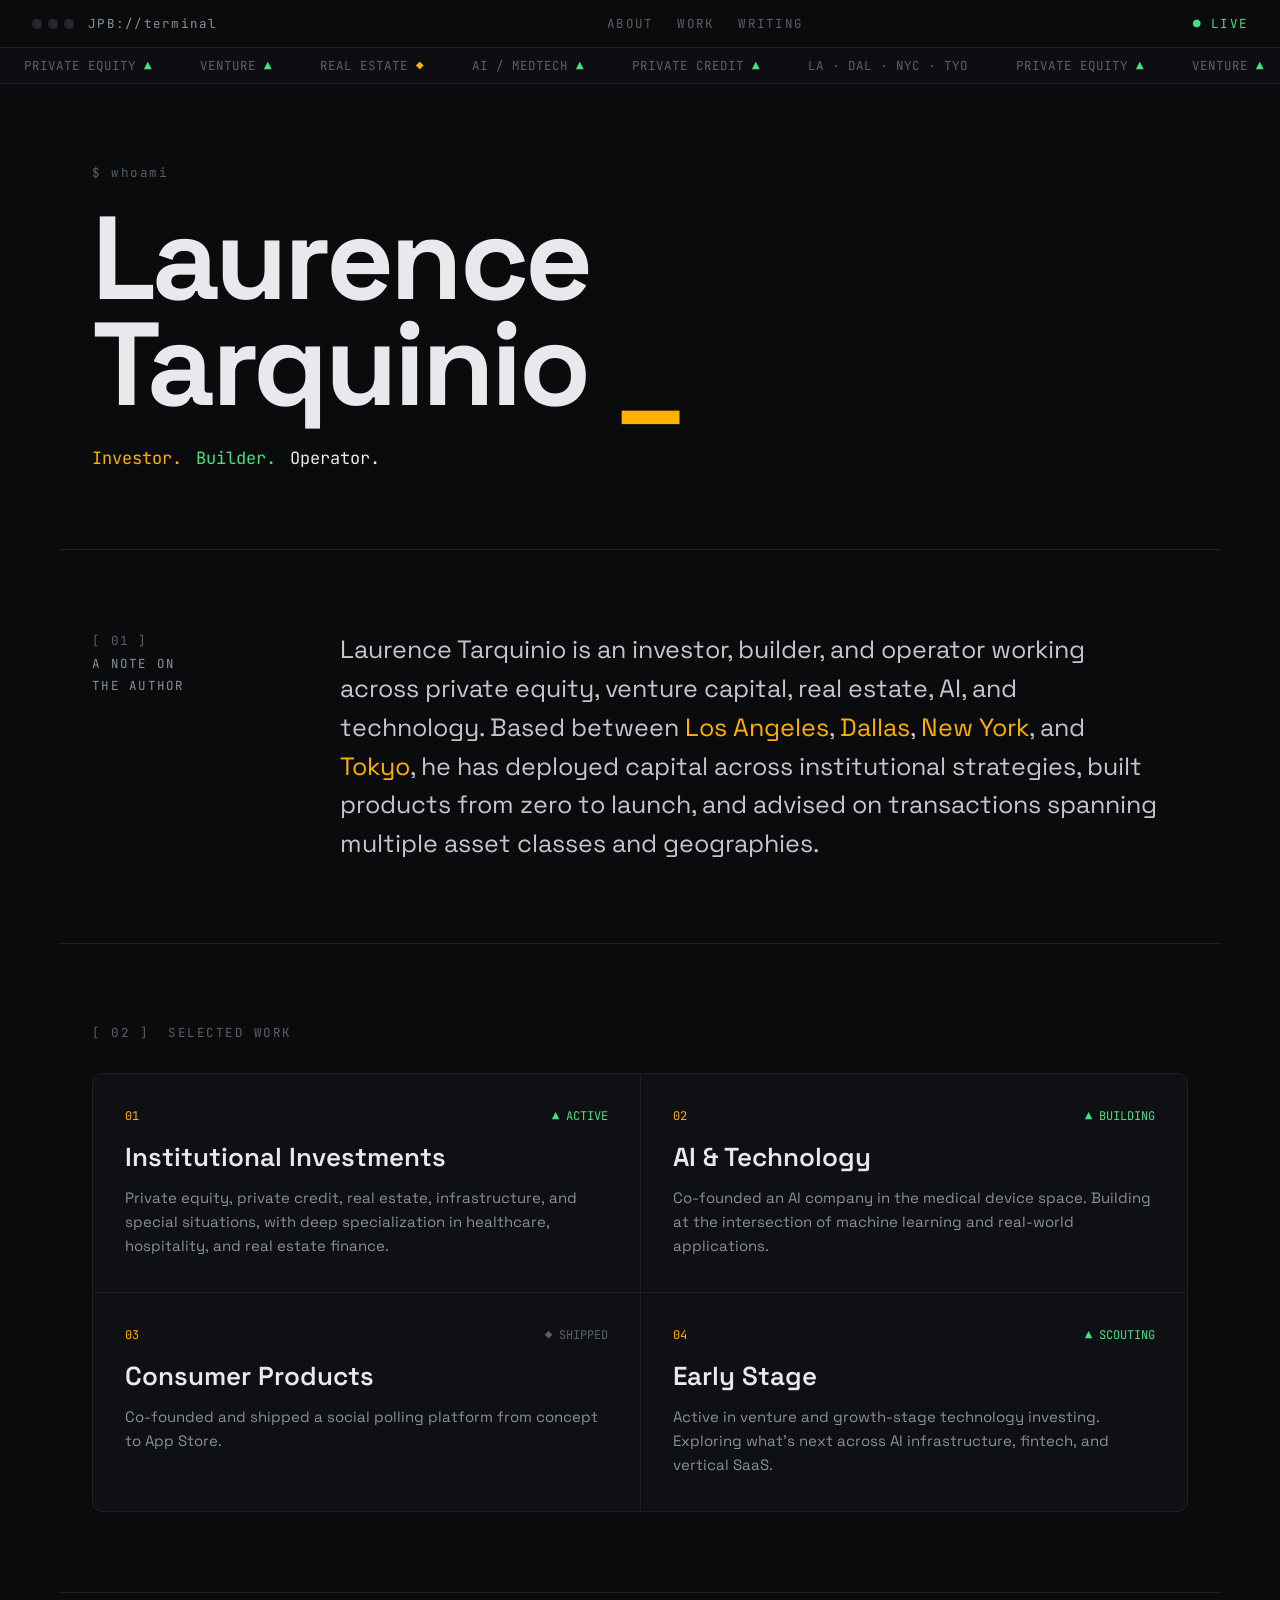
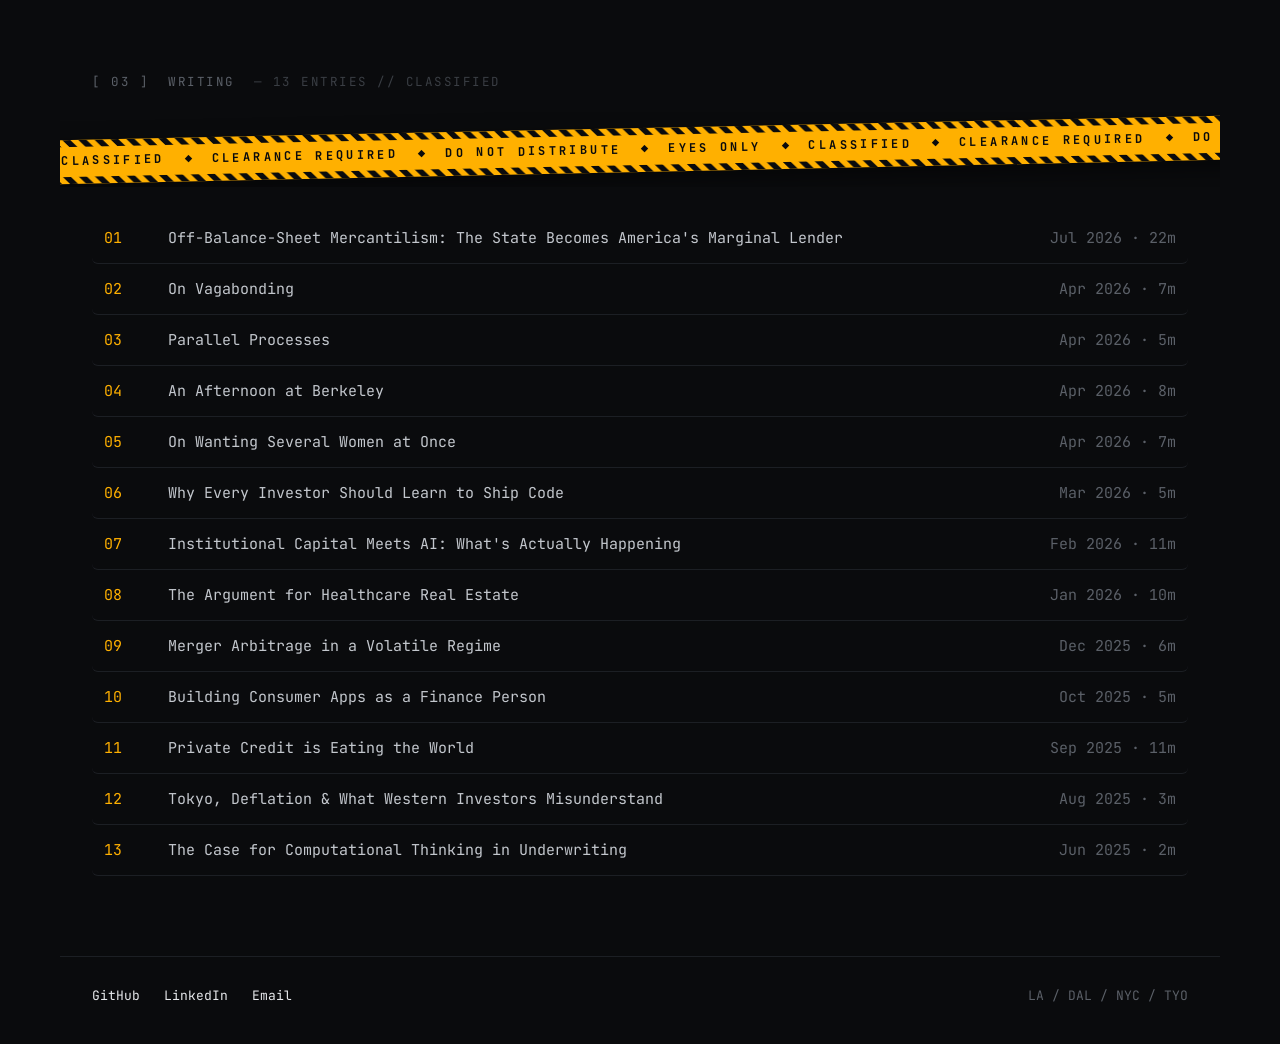
<file: index.html>
<!DOCTYPE html>
<html lang="en">
<head>
<meta charset="UTF-8">
<meta name="viewport" content="width=device-width, initial-scale=1.0">
<title>Laurence Tarquinio — Investor. Builder. Operator.</title>
<meta name="description" content="Laurence Tarquinio — Investor, Builder, Operator. Essays and field notes across finance, AI, and technology.">
<meta name="theme-color" content="#0a0b0d">
<link rel="preconnect" href="https://fonts.googleapis.com">
<link rel="preconnect" href="https://fonts.gstatic.com" crossorigin>
<link href="https://fonts.googleapis.com/css2?family=Space+Grotesk:wght@400;500;600;700&family=JetBrains+Mono:wght@400;500;700&display=swap" rel="stylesheet">
<link rel="icon" href="data:image/svg+xml,<svg xmlns='http://www.w3.org/2000/svg' viewBox='0 0 100 100'><text y='.9em' font-size='90' fill='%23ffb000'>&#10070;</text></svg>">
<link rel="stylesheet" href="classified.css">
<style>
  :root {
    --bg: #0a0b0d;
    --panel: #0e1013;
    --line: #1c1f24;
    --text: #e7e9ec;
    --muted: #8a9098;
    --dim: #5b6068;
    --amber: #ffb000;
    --green: #4ade80;
    --mono: 'JetBrains Mono', ui-monospace, monospace;
    --sans: 'Space Grotesk', system-ui, sans-serif;
  }
  * { box-sizing: border-box; }
  html { scroll-behavior: smooth; }
  body {
    margin: 0;
    background: var(--bg);
    color: var(--text);
    font-family: var(--sans);
    -webkit-font-smoothing: antialiased;
    text-rendering: optimizeLegibility;
  }
  a { color: inherit; text-decoration: none; }
  .wrap { max-width: 1160px; margin: 0 auto; }

  /* keyframes */
  @keyframes blink { 0%,49% { opacity: 1; } 50%,100% { opacity: 0; } }
  @keyframes ticker { 0% { transform: translateX(0); } 100% { transform: translateX(-50%); } }

  /* top bar */
  .topbar {
    position: sticky; top: 0; z-index: 20;
    display: flex; align-items: center; justify-content: space-between;
    padding: 15px 32px;
    border-bottom: 1px solid var(--line);
    background: rgba(10,11,13,0.82);
    backdrop-filter: blur(10px);
    font-family: var(--mono); font-size: 12.5px; letter-spacing: 0.1em; color: var(--dim);
  }
  .topbar .brand { display: flex; align-items: center; gap: 14px; }
  .dots { display: flex; gap: 6px; }
  .dots i { width: 10px; height: 10px; border-radius: 50%; background: #25282e; display: block; }
  .topbar .path { color: var(--muted); }
  .nav { display: flex; gap: 24px; }
  .nav a { transition: color .15s; }
  .nav a:hover { color: var(--amber); }
  .live { color: var(--green); }

  /* ticker */
  .ticker-mask { overflow: hidden; border-bottom: 1px solid var(--line); background: #0c0e11; }
  .ticker { display: flex; width: max-content; animation: ticker 30s linear infinite; font-family: var(--mono); font-size: 12.5px; padding: 9px 0; color: var(--dim); }
  .ticker span { padding: 0 24px; white-space: nowrap; }
  .up { color: var(--green); } .flat { color: var(--amber); }

  /* section chrome */
  section { border-bottom: 1px solid var(--line); padding: clamp(48px, 7vw, 80px) 32px; }
  .kicker { font-family: var(--mono); font-size: 12.5px; letter-spacing: 0.12em; color: var(--dim); }

  /* hero */
  .hero .prompt { margin-bottom: 24px; }
  .hero h1 { margin: 0; font-weight: 700; font-size: clamp(52px, 11vw, 118px); line-height: 0.9; letter-spacing: -0.03em; }
  .caret { color: var(--amber); display: inline-block; animation: blink 1.1s step-end infinite; }
  .roles { display: flex; flex-wrap: wrap; gap: 14px; margin-top: 30px; font-family: var(--mono); font-size: clamp(14px,2.4vw,17px); }
  .roles .r1 { color: var(--amber); } .roles .r2 { color: var(--green); }

  /* about */
  .about-grid { display: grid; grid-template-columns: 200px 1fr; gap: 48px; }
  .about-grid .label { font-family: var(--mono); font-size: 12.5px; letter-spacing: 0.1em; color: var(--dim); line-height: 1.8; }
  .about-grid .label b { color: var(--muted); font-weight: 400; }
  .about-grid p { margin: 0; font-size: clamp(20px, 2.6vw, 25px); line-height: 1.55; color: #c3c7cd; max-width: 820px; }
  .about-grid p mark { background: none; color: var(--amber); }

  /* work */
  .work-grid { display: grid; grid-template-columns: 1fr 1fr; gap: 1px; background: var(--line); border: 1px solid var(--line); border-radius: 10px; overflow: hidden; margin-top: 32px; }
  .card { background: var(--panel); padding: 34px 32px; transition: background .2s; }
  .card:hover { background: #14171c; }
  .card .card-top { display: flex; justify-content: space-between; align-items: center; margin-bottom: 16px; font-family: var(--mono); font-size: 12px; }
  .card .num { color: var(--amber); }
  .card .stat { color: var(--green); } .card .stat.done { color: var(--dim); }
  .card h3 { margin: 0 0 12px; font-size: clamp(21px,2.6vw,26px); font-weight: 600; }
  .card p { margin: 0; color: var(--muted); font-size: 15px; line-height: 1.6; }

  /* writing */
  .toc { font-family: var(--mono); font-size: 15px; margin-top: 26px; }
  .toc a { display: grid; grid-template-columns: 44px 1fr auto; gap: 20px; padding: 15px 12px; border-bottom: 1px solid var(--line); color: #c3c7cd; align-items: center; border-radius: 6px; transition: background .15s, color .15s; }
  .toc a:hover { background: var(--panel); color: var(--text); }
  .toc a:hover .idx { color: var(--green); }
  .toc .idx { color: var(--amber); }
  .toc .meta { color: var(--dim); text-align: right; white-space: nowrap; }

  /* footer */
  footer { display: flex; justify-content: space-between; align-items: center; gap: 20px; flex-wrap: wrap; padding: 30px 32px 40px; font-family: var(--mono); font-size: 13px; color: var(--dim); }
  footer .links { display: flex; gap: 24px; }
  footer .links a { color: var(--text); transition: color .15s; }
  footer .links a:hover { color: var(--amber); }

  @media (max-width: 720px) {
    .topbar { padding: 13px 18px; }
    .topbar .path, .nav { display: none; }
    section { padding: 44px 18px; }
    .about-grid { grid-template-columns: 1fr; gap: 20px; }
    .work-grid { grid-template-columns: 1fr; }
    footer { padding: 26px 18px 36px; }
    .toc a { grid-template-columns: 34px 1fr; }
    .toc .meta { display: none; }
  }
</style>
</head>
<body>

  <header class="topbar">
    <div class="brand">
      <span class="dots"><i></i><i></i><i></i></span>
      <span class="path">JPB://terminal</span>
    </div>
    <nav class="nav">
      <a href="#about">ABOUT</a>
      <a href="#work">WORK</a>
      <a href="#writing">WRITING</a>
    </nav>
    <span class="live">● LIVE</span>
  </header>

  <div class="ticker-mask">
    <div class="ticker">
      <span>PRIVATE EQUITY <b class="up">▲</b></span><span>VENTURE <b class="up">▲</b></span><span>REAL ESTATE <b class="flat">◆</b></span><span>AI / MEDTECH <b class="up">▲</b></span><span>PRIVATE CREDIT <b class="up">▲</b></span><span>LA · DAL · NYC · TYO</span>
      <span>PRIVATE EQUITY <b class="up">▲</b></span><span>VENTURE <b class="up">▲</b></span><span>REAL ESTATE <b class="flat">◆</b></span><span>AI / MEDTECH <b class="up">▲</b></span><span>PRIVATE CREDIT <b class="up">▲</b></span><span>LA · DAL · NYC · TYO</span>
    </div>
  </div>

  <main class="wrap">

    <section class="hero">
      <div class="kicker prompt">$ whoami</div>
      <h1>Laurence<br>Tarquinio<span class="caret">&nbsp;_</span></h1>
      <div class="roles"><span class="r1">Investor.</span><span class="r2">Builder.</span><span>Operator.</span></div>
    </section>

    <section id="about">
      <div class="about-grid">
        <div class="label">[ 01 ]<br><b>A NOTE ON<br>THE AUTHOR</b></div>
        <p>Laurence Tarquinio is an investor, builder, and operator working across private equity, venture capital, real estate, AI, and technology. Based between <mark>Los Angeles</mark>, <mark>Dallas</mark>, <mark>New York</mark>, and <mark>Tokyo</mark>, he has deployed capital across institutional strategies, built products from zero to launch, and advised on transactions spanning multiple asset classes and geographies.</p>
      </div>
    </section>

    <section id="work">
      <div class="kicker">[ 02 ] &nbsp;SELECTED WORK</div>
      <div class="work-grid">
        <article class="card">
          <div class="card-top"><span class="num">01</span><span class="stat">▲ ACTIVE</span></div>
          <h3>Institutional Investments</h3>
          <p>Private equity, private credit, real estate, infrastructure, and special situations, with deep specialization in healthcare, hospitality, and real estate finance.</p>
        </article>
        <article class="card">
          <div class="card-top"><span class="num">02</span><span class="stat">▲ BUILDING</span></div>
          <h3>AI &amp; Technology</h3>
          <p>Co-founded an AI company in the medical device space. Building at the intersection of machine learning and real-world applications.</p>
        </article>
        <article class="card">
          <div class="card-top"><span class="num">03</span><span class="stat done">◆ SHIPPED</span></div>
          <h3>Consumer Products</h3>
          <p>Co-founded and shipped a social polling platform from concept to App Store.</p>
        </article>
        <article class="card">
          <div class="card-top"><span class="num">04</span><span class="stat">▲ SCOUTING</span></div>
          <h3>Early Stage</h3>
          <p>Active in venture and growth-stage technology investing. Exploring what's next across AI infrastructure, fintech, and vertical SaaS.</p>
        </article>
      </div>
    </section>

    <section id="writing">
      <div class="kicker">[ 03 ] &nbsp;WRITING &nbsp;<span style="color:#3a3e44;">— 13 ENTRIES // CLASSIFIED</span></div>
      <div class="tape-wrap tape-section" role="img" aria-label="Classified archive"><div class="tape" aria-hidden="true"><div class="tape-track"><span>Classified</span><span>Clearance required</span><span>Do not distribute</span><span>Eyes only</span><span>Classified</span><span>Clearance required</span><span>Do not distribute</span><span>Eyes only</span><span>Classified</span><span>Clearance required</span><span>Do not distribute</span><span>Eyes only</span><span>Classified</span><span>Clearance required</span><span>Do not distribute</span><span>Eyes only</span><span>Classified</span><span>Clearance required</span><span>Do not distribute</span><span>Eyes only</span><span>Classified</span><span>Clearance required</span><span>Do not distribute</span><span>Eyes only</span><span>Classified</span><span>Clearance required</span><span>Do not distribute</span><span>Eyes only</span><span>Classified</span><span>Clearance required</span><span>Do not distribute</span><span>Eyes only</span></div></div></div>
      <nav class="toc">
        <a href="posts/off-balance-sheet-mercantilism.html"><span class="idx">01</span><span>Off-Balance-Sheet Mercantilism: The State Becomes America's Marginal Lender</span><span class="meta">Jul 2026 · 22m</span></a>
        <a href="posts/vagabonding.html"><span class="idx">02</span><span>On Vagabonding</span><span class="meta">Apr 2026 · 7m</span></a>
        <a href="posts/parallel-processes.html"><span class="idx">03</span><span>Parallel Processes</span><span class="meta">Apr 2026 · 5m</span></a>
        <a href="posts/afternoon-berkeley.html"><span class="idx">04</span><span>An Afternoon at Berkeley</span><span class="meta">Apr 2026 · 8m</span></a>
        <a href="posts/several-women.html"><span class="idx">05</span><span>On Wanting Several Women at Once</span><span class="meta">Apr 2026 · 7m</span></a>
        <a href="posts/ship-code.html"><span class="idx">06</span><span>Why Every Investor Should Learn to Ship Code</span><span class="meta">Mar 2026 · 5m</span></a>
        <a href="posts/institutional-capital-ai.html"><span class="idx">07</span><span>Institutional Capital Meets AI: What's Actually Happening</span><span class="meta">Feb 2026 · 11m</span></a>
        <a href="posts/healthcare-real-estate.html"><span class="idx">08</span><span>The Argument for Healthcare Real Estate</span><span class="meta">Jan 2026 · 10m</span></a>
        <a href="posts/merger-arbitrage.html"><span class="idx">09</span><span>Merger Arbitrage in a Volatile Regime</span><span class="meta">Dec 2025 · 6m</span></a>
        <a href="posts/consumer-apps-finance.html"><span class="idx">10</span><span>Building Consumer Apps as a Finance Person</span><span class="meta">Oct 2025 · 5m</span></a>
        <a href="posts/private-credit.html"><span class="idx">11</span><span>Private Credit is Eating the World</span><span class="meta">Sep 2025 · 11m</span></a>
        <a href="posts/tokyo-japan.html"><span class="idx">12</span><span>Tokyo, Deflation &amp; What Western Investors Misunderstand</span><span class="meta">Aug 2025 · 3m</span></a>
        <a href="posts/computational-real-estate.html"><span class="idx">13</span><span>The Case for Computational Thinking in Underwriting</span><span class="meta">Jun 2025 · 2m</span></a>
      </nav>
    </section>

  </main>

  <footer class="wrap">
    <div class="links">
      <a href="https://github.com/laurencetarquinio">GitHub</a>
      <a href="https://linkedin.com/in/JohnPierreBaptiste">LinkedIn</a>
      <a href="mailto:john@johnpierrebaptiste.com">Email</a>
    </div>
    <div>LA / DAL / NYC / TYO</div>
  </footer>

</body>
</html>
</file>
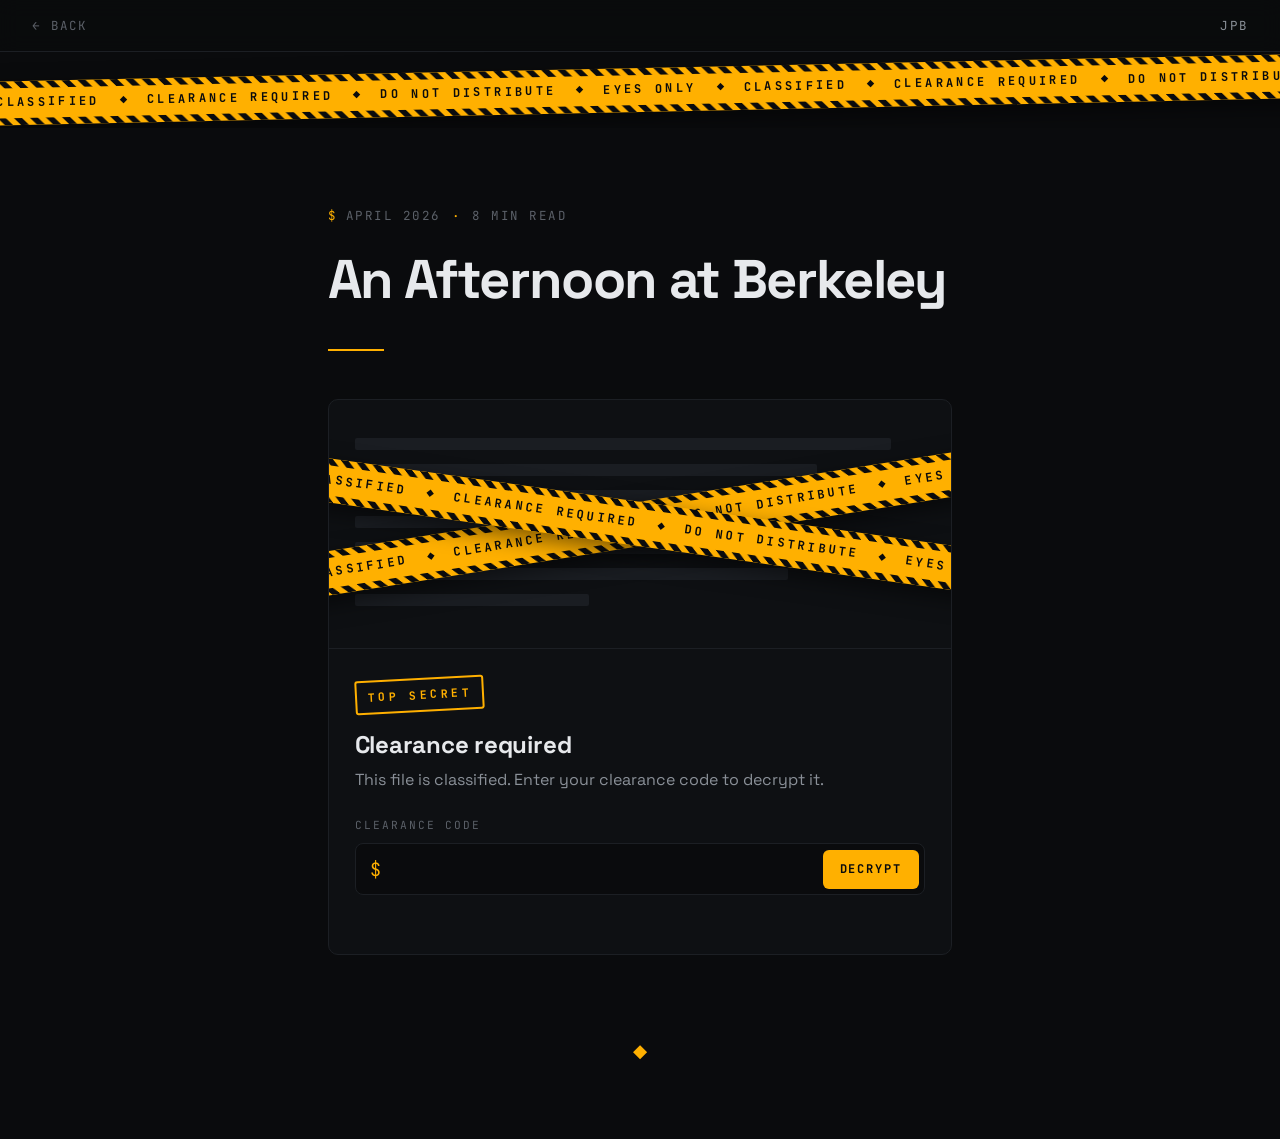
<file: posts/afternoon-berkeley.html>
<!DOCTYPE html>
<html lang="en">
<head>
  <meta charset="UTF-8">
  <meta name="viewport" content="width=device-width, initial-scale=1.0">
  <title>An Afternoon at Berkeley &mdash; Laurence Tarquinio</title>
  <meta name="description" content="Classified. Clearance code required to read this file.">
  <meta name="theme-color" content="#0a0b0d">
  <link rel="preconnect" href="https://fonts.googleapis.com">
  <link rel="preconnect" href="https://fonts.gstatic.com" crossorigin>
  <link href="https://fonts.googleapis.com/css2?family=Space+Grotesk:wght@400;500;600;700&family=JetBrains+Mono:wght@400;500;700&display=swap" rel="stylesheet">
  <link rel="stylesheet" href="../styles.css">
  <link rel="stylesheet" href="../classified.css">
  <link rel="icon" href="data:image/svg+xml,<svg xmlns='http://www.w3.org/2000/svg' viewBox='0 0 100 100'><text y='.9em' font-size='90' fill='%23ffb000'>&#10070;</text></svg>">
</head>
<body>
  <nav class="post-nav">
    <a href="../index.html" class="post-back">&larr; Back</a>
    <a href="../index.html" class="nav-logo">JPB</a>
  </nav>
  <div class="tape-wrap" role="img" aria-label="Classified file"><div class="tape" aria-hidden="true"><div class="tape-track"><span>Classified</span><span>Clearance required</span><span>Do not distribute</span><span>Eyes only</span><span>Classified</span><span>Clearance required</span><span>Do not distribute</span><span>Eyes only</span><span>Classified</span><span>Clearance required</span><span>Do not distribute</span><span>Eyes only</span><span>Classified</span><span>Clearance required</span><span>Do not distribute</span><span>Eyes only</span><span>Classified</span><span>Clearance required</span><span>Do not distribute</span><span>Eyes only</span><span>Classified</span><span>Clearance required</span><span>Do not distribute</span><span>Eyes only</span><span>Classified</span><span>Clearance required</span><span>Do not distribute</span><span>Eyes only</span><span>Classified</span><span>Clearance required</span><span>Do not distribute</span><span>Eyes only</span></div></div></div>
  <article>
    <header class="post-header container">
      <div class="post-meta">
        <span>April 2026</span>
        <span>8 min read</span>
      </div>
      <h1 class="post-title">An Afternoon at Berkeley</h1>
    </header>
    <div class="post-body container">
      <section class="dossier" id="dossier" aria-labelledby="dossier-title">
        <div class="dossier-sheet" aria-hidden="true">
          <i></i><i></i><i></i><i></i><i></i><i></i><i></i>
          <div class="tape tape-x1" aria-hidden="true"><div class="tape-track"><span>Classified</span><span>Clearance required</span><span>Do not distribute</span><span>Eyes only</span><span>Classified</span><span>Clearance required</span><span>Do not distribute</span><span>Eyes only</span><span>Classified</span><span>Clearance required</span><span>Do not distribute</span><span>Eyes only</span><span>Classified</span><span>Clearance required</span><span>Do not distribute</span><span>Eyes only</span><span>Classified</span><span>Clearance required</span><span>Do not distribute</span><span>Eyes only</span><span>Classified</span><span>Clearance required</span><span>Do not distribute</span><span>Eyes only</span><span>Classified</span><span>Clearance required</span><span>Do not distribute</span><span>Eyes only</span><span>Classified</span><span>Clearance required</span><span>Do not distribute</span><span>Eyes only</span></div></div>
          <div class="tape tape-x2" aria-hidden="true"><div class="tape-track"><span>Classified</span><span>Clearance required</span><span>Do not distribute</span><span>Eyes only</span><span>Classified</span><span>Clearance required</span><span>Do not distribute</span><span>Eyes only</span><span>Classified</span><span>Clearance required</span><span>Do not distribute</span><span>Eyes only</span><span>Classified</span><span>Clearance required</span><span>Do not distribute</span><span>Eyes only</span><span>Classified</span><span>Clearance required</span><span>Do not distribute</span><span>Eyes only</span><span>Classified</span><span>Clearance required</span><span>Do not distribute</span><span>Eyes only</span><span>Classified</span><span>Clearance required</span><span>Do not distribute</span><span>Eyes only</span><span>Classified</span><span>Clearance required</span><span>Do not distribute</span><span>Eyes only</span></div></div>
        </div>
        <div class="dossier-inner">
          <p class="dossier-stamp" aria-hidden="true">Top Secret</p>
          <h2 class="dossier-title" id="dossier-title">Clearance required</h2>
          <p class="dossier-copy">This file is classified. Enter your clearance code to decrypt it.</p>
          <form class="dossier-form" id="dossier-form" autocomplete="off">
            <label class="dossier-label" for="clearance">Clearance code</label>
            <div class="dossier-row">
              <span class="dossier-prompt" aria-hidden="true">$</span>
              <input id="clearance" name="clearance" type="password" autocomplete="off" autocapitalize="characters" autocorrect="off" spellcheck="false" required>
              <button type="submit">Decrypt</button>
            </div>
            <p class="dossier-status" id="dossier-status" role="status" aria-live="polite"></p>
          </form>
          <noscript><p class="dossier-status">JavaScript is required to decrypt this file.</p></noscript>
        </div>
      </section>
    </div>
    <div class="post-end-mark container">
      <span>&#9670;</span>
    </div>
  </article>
  <script type="application/json" id="classified-payload">{"v":1,"iter":310000,"salt":"NF9SwpNYh3QwOYVo+EaDnQ==","iv":"G0E5GcxwzqCFZTKR","ct":"3PbNMoJjQa5kdnqqGldoFpte/2WsauTWgs4KuYhkb8kdYNeXtyBc4WYHH/mjf4+UKdjFI/0W5m3E5X7eRGq1z3iRiAv2NDr4IQ3qq/PymasCWLcjmz6FBs65JuEVjKLFLFtdW2caX/[base64]/ODk0mr6hBRXPgMAJgObECAZiiHpWWRLII9QTDyBMiP8momm5Jc7MYXLm4v2T9zvlsBMY3Ku/wypFX2Eq2ZXHozfsztUJCpwpL6x1pQX2lmYLGe8QVUb2gXWrXAMTwJoqrKV7fSn63VjjFpzcmdAl6mxc4vx1USrY+8QEeJKheACFMPGLqbOsDZTOQ37kCSuLLyHqqHzMx57VXQi2P3R9Rf65ehV/m859PI2afdXIr4zPZrxGk99jS/kC7JTZIhTyXv+P9iDPtHcF2EBO1icd7EXjldQtuRbWNmJyfKSn3k3r6AsqSTURcPYj3sFOeFeWpIvwkve6iJGk1wJooBQM6cs+zfOLmp+DJYW/05oYWY33rpAe84653YWTiqDrJOp/M5xDfNFbur+dqt5FI8gFMeikeqdCNOqTwht+zNZ4Fe+x1BXI/ixgeVVJ+kDGcU6df+EI751jBzepmMoLXo4M+2D4yHwt8wPGCqhcqa6fpzzlW6Ew8SwDR6LWUG64y/bn5zYTct/Ww2J4n1evgt912jVBoloBNpalROA5f6KLKl+G+ewt1SKH3qOxhdsWK+zwSHaig6w2UG2WcW+3WVjFYWs0AHZFkBB97Q7dAikgYpT5b9mIcSZYd2Dg5aEd/qMybedOYt6nOwCVgX+ny1PTVdM1+aRVAOOINprcKzEmmOsONpuarJpwoSDTHiuFUbrnxX5qfhgDW+NCx6V/UQcpsgs5H8P8MhEMFMQaSb13l1VLN9NikeLX0Zis9wHRiU/9+Og1YXJw4Pa5ys7ovHhECDOqSpLP+n+XxctIO+OgRMzuHVtrpuROxRmcu8njyjK421CGumaQtt0nqbh5DNwsD2WemQKANInncN5Ts/CTPIqKkQuJMAGwgmEZSaK+uwB+fB8EmGT6gekELdoI0e5GQxPQ3E6xeud+w8hREN6hF/uheqO7a9X2cz5mLc+HMLfllh7RZMEFeRHF9wDoMqjZbAmr0067eHFUQRLYbLAAjbJvj6zmQW7Iz3Th06619FTwD2c2MljdKyUJPNZLeoka1WVz/WxsTy22V42WBVpcQXsSb/xWtYuAKmmpk+iQh8/r8HIEXSeRloD8lyfJTW8u2vSCcXsueK2kO7LHgt6bJDWj7MSWOkK4pLtY/4EnBT5AaTnC/45/xerJgJownLXENVsLfPp8H36NJV8R9jEHm+H1Fob8X9KuAzVxUVwK8eOFLqE/sZWhTE+KXgzjkSRoX6HtL/ePyr7l+V+1jlCRUzANOc8/8vP/+nlIn4xOrQStq/OhmC1KcugK76pMDwMjeWSO9cqR9DxUDm+RgvQZq4nQcNsHsE28f6W49WNngH9ijAb1sB/92x04/5wxAJhfSrndiWsAxxQJk235Qwl6qdzND5yUEk/[base64]/1v4npFxJQ4n1faoKyKxlXnHw+NyFqDlV0wzUild2/FEOL4CYbvt+46XPMgNm4/YkOXDLxtDkmJxf3lLCDrHPo1mAETX/rC+YkaqOIl2vWH1SzmcvvI73KGx551vyK/RTWXt+8NmWAz0UwbeyY0Tcq05pcm3KAmYhjU6SwFCUwdqnXoOfXS8LfzAnkHNqanvrY8gb6SUm1KyVNEXuvvta5cN2lsKfyV2crTfjdyT4EvhQ/b2QCt+72uuBdY0L83Dmf6s3LLsgnMOIhC7DH1GP/bDrUi1Q2AdtB/X94CmcO3hFzLAGpDeHidYJkhgbVb5OArEnSLVQd8D26W1KRg+NaU5/RMJanT8lA4ewK6JRkK6zeLCQ4QaurTsAxD2soQr3ivOvmtXXbU3tCWEdwqUwguiGU4yjhE8W5t4CQvinhW3ERprCrGyB0q5XLtZXz4iFnnsdBC6ZiF2cDWl6hVYrD3Wd8pcvU3LDXu0wTL4Mct0lsUuezwbX6KV39IUnS39RFEr2/mhKGXGFzQLKJcne6UjgL4k/NisVSqaR2kC9Di0gwtDKjZMudlVD1EgpBp3AwjwBZ3dNe+/WnI05K5tKGfYpulhbDKPoZ7JXFtjCkxLcNUnXG85kpp1jl9jX+u/bnTGkoMH2mzcwAlI7Xpyg0gw10vPZmvnh2ZRfUA8sArDMgOftUkocDIfEjs9fc38aBSRtHLgQ4/ocDp4p6/xJ5rMZfZ+IhnA3QvwqM5coGiT7mk8JX9EBacOp/UI9qV6nLspqF2aIjVwFG8tqoT12v5oaVj0X/ZNGRC13JCL0yCj9pqaLM23sQ2pyIFZLDh7xEA6mU4ccLoJJgz5tpIgoiYhD84oa7g2WfQuY35n4ejKY/rPOIShdEkB/Sp82UpyFrMz4HFBPCWE4I7OiZ6uefv6LU7H4xzw5sTxk5RzGy2JlxkBgAkL2lKCY9Pv2nMuFnDf+fNNX0d6RtK0qK/PAhYVARNco0FqdfRTo5Ni05RJ4fJA9W8fYyubDk6yi0eSCX7bkI+uFPvi+r+1QeEvRiOiBLFbwamOLeSb/sPgRRIgUC87bEq7kwxLYR+WQuhWx2maNnp50Ng4poELjToGRQp9yuzQS3xyT14fczQ1PlnG/DjM4vAOh3aTvWnGUTj9o+LgUcxvyyNHXHYpq91ctpylVRQpS89urflmcXLuTTZ588PFXZTrrgrB2W8Bx/fgJPPK27nryl+3AoupKwxHmnkvuF9DiRSpWImVYpUsndLbdkHsTeodqLh42aE1/0/lxa0nFbuA8o8od/qNsGrHgojrYzthhNyxYfCg6pNzfgFazH4VT4Bqz1Pl/ECmQC65QeGZ5ZY1iz0xp/bjR7Cl3obKJr9Wjn9TvXcj3qhJx9v2g7I7VO9BeQ4sHZRJKlD2eUDRpbiYZf6u9nvjmFJbSgVOzgVg34sLOgnc5/1ZJSLzUOVH+7oc2EB/3J9TE6cxV0Gv5gDn59iXJzgr5qeIGyF69gtrN8b2MPG8OD6H6LuBT9/pcoWbLBvRMnNTgAy/7oNTgPg2dHHay4rf5YZzf3p7yOnLSzWS2+tyFBlRnPbPZA/bHhv5jQkp7EbId2cyPVl4epgscPgaCDrxOmwTK6xs7lyXGnyX/cEdggIOc5KHaUBLfK1suhrNp+NjQURFyypiaB2c9Axkaxiym0gd9+VnmST+4WIKG6k5zd4EwtWk+QRTSKZ4/d03/a5GQXqUpZXkTqUZEDvGViczUiA07fNhU+drylYQ/AeoJp1/[base64]/xVqkU+5IKzG6jHBmbbgviOj784yCNdCXsq4Y+c1U4mI6sZrYdX9Xt5Uu+bN+2Us2+p99Xd1TBY9BigD5Ed9Vo/M//phy4jQBK5VUNyPu7B/RETiT8+cEVcUd0ClL8cYjYd7ejhm/lcCUYisW7lb7/jX/fGu4fRzqSil3og+vEVF+l+ssXWt48ieBB2xdAV01LzKJdkEUXiayB1NgcneeZrlmr04ZgiHY5UNwIGvtqSej9IScjnDvWKA76boBYdfb4bDgA38EHBgvcRlEZCHMXkqlBtqzkoHM6sAeCPRYVr7HLTWFG3Lr/ELKMXx9tNIxZeiplutvtGltvHu6wGeLjJbABAJ13I6R9zSVeTjv1kd6cAWcod8J623p+sOqdraoEWD0N9s9aKYd63dLPeoHaVoinl+XGZrxKN+/im0fOHtOx2YGUBmYmNWIW8ILsK+yBC1SiOEMqcqpnu2fFctTfBMLR8+4pOTlA0yOUxkyycag/XmfnCkDrwkWmrhknuu+5o2tYY5t62P0ulfZ4BjT3AfEk1RWLqJavxz1Vc9Zd/QvvcjZvfB6RbvtEBIGPhXF7Eg+r5pl1jswDiHtaOTRRnhou75oP7+eDvXHnjv1njkPDXTl+K2hEcWDjf0nP2tkbyRHeyE/jRP+m25Mi6G/gTWruxpycQu+JlE/aXDKn5LmkIioO5dgvGIwQglD61YBzGeYmKYJihaYrqkGEKUTdJuppcZfYciTv7WPd1dXerqYQS51okf7JlxD06kH/bde+UE+P6O4mfccgE0137gQVrpK+MJrwX0GLobotS+HoEaIaTbNRGxUCNEzDdb3HR/w3XnT3YV55c72/VKYDdqKvEaEF2oDxSGyun5ZIkrahFzDXozjpLCryDYJbmQl/jwklY07HkQ6S0lJiP2iG4s/LelvpA5wEO8DbaughYgW+st/z6Ct5D9zcCMdPNyoHwxoVbXCnsjj11haGM7xE09T20KxEv5x9vXbfPb2RXdizZFgbhvcNz9S0eP2s+YpIit4aRzgRrNZpz/RneDOHWfpIx1N//Q8FUaPl7dMKbO/[base64]/ojuVF8zk5q3yKwzDJ8s9kN88i4QZlo8g9rphfZYBbrlTjajwg0AeP7s5NWF9VPTpNbAlvHqVMFat5hk9RwhYaGL1kykO+M2FJ/XVN7vurublpoctAeAstjZjTIq3dz3L2F1z+yRdjWjaP0nPbx2UIrSpjZDXp6aLurd0r87fYTYKsXjGmeS4p6I+u1YFj+5SXvUx3rfycygrYELI+C6Y6vr0Uzb9S2DuYYe/lrIenOJ1SfmqMFJfwY01bKx252EbdjFcwi3x+aWtQ2rrawKeq/I+VDbo/etAR09LwNeIv13ZlPIEdOvnE31E7dPIg3XBauIVl19ZZ3md//OYgiBDeFEjydYEtZ7bDmuzYnfKsmdqQooABu92nCIwIj3C7IjtubKJALJZ12D+bztkT0+dUtbKxEX2jS+L1xg92NxeTxM7MhZOiqkBG8aSDAFRd5um0XrvAteuZ2f22252SBCky9o03CGnJoHzLFTr8ZUuzb/SJB0rAoGlAWhCpSxX/XqIF1/RZykFFEzGf66fPbZiR/kP5QuBBNHe2PdTPAuKGr+vBuHcuww7IMsuRf3HstTu9vqLLx7rygSvZo7yzRXm1MW+4UbVO0rZrnumpFHxN3rgKO8OLGHFTRlFdIYzItZ3nMrpUEwJs9gtphHxIBczgF3zGywXruxm4pJZDrsFOVnq202KAo8sbui1Q7Yte5BEfOzxxdiuHR79UOPPDzdgaW/QzysJz8NPERNpXLOAYqHAm3VJZWmf/4Do9vRVRYYCTY8tnJeWJwX7QCbxSgZ8pBI0i/ECmc9f2qOdw7R0v4qD5zw4s55R6XrAg9LyT0TOx3yzuiaodCD+a/Ypo0wqqST3vXMebopM+cx13SRZ08Agu+sMf6uJhrHOT3WdpLHXflxRsVtjWl/cMJ7qy3EkddSt5Hmr1wxEA2gJzxdfq5Tm1Eovk/G4GPwuPC8I+ACzago5CQU89tV9aILicWZOFW0MEp6OB76DbbkHRgE1juKHxuFEBnxp2/rce0IeWr8XhJ7xIeBSYDJhLfMBITTh6MslASjGKEbUR1tj4kPZ+9tAzeukIM4FZR381WjXMmNVxMam1Esuth9TNT+J6A830geb9BuZ22+ZbVuhIbFlD1FvjG0iCIQX55jt1fCoBPUUZDq6lqRQVKu7BWETXfk19m58hAj/s8BuV416/q2/bk9ef2zQCCL0HQA3UHd/kCJ+7PzMX5mwwYxSDMr9yXCnaL2TB5WMqRxdEtO7RML4sr+TEQXUPdxIrPEMA8HxyInHZlve7FsJQnkTqCH5JHgfwuWQzRdK8AXWtqm62zg161DvdAA4GB/236FnJy4DoNfbuaWmIuV5mVQj4Ta8gMgTfH/lmhzjdtT8kanDE44LuebzKKb7dHYcQE6pt/wq7/ZpKznUqq1dOaSrm8widINHS0LagWpIezL5Ui9F2gtwph4Hh1FAzI+TwBIIQqcoQ/[base64]//[base64]/WDS0gYbZ+k3S/bhanZeF6lwDNEBA1yPACEjFgHQjjeZ5KFaTbImtVfydkKPu/OVGm5WZX10XynAgL0qQ6TjlDkHzhqYnU64jdu/5hWkLQwgN6cM17FQC26YuzBIYaL1aBN6edjNJEeb8rBssYGJd9DdHsMN2IakhSf11AJIRsNMx15PvHqZPAseqbhqdtOfvuHE8AfkzvOClW4pBEHRQIIl8QUMXDtHBtl9XETRtWN14f2hB+GcRWLQTCWmcIe/6Ag4V3DGuclUBoZGTHLSQccU02FDlm7uftWjAopla8K7wMbMdS3GwsoggETM7V/P3RuoxeRk29oAMetoEzVcHsaA60xESoJ9wqqQ0n3gRYvX2yJx7zVHr4GPKtFO2EURbmbGn/aNp/ZvaOX2yU59j3UPY843IFKAcrouWWOZbv3N51RKTPgmIxbFkPYmj+gMOognGqORKHl5qpIftXTFSWNewDMqK062ExYc6PbDdW6w7z7mNmZoYAHHDOTC12EmYI4JUzO+dL6bMLxMQ75XGx/482qMibmNyN4UQHXpzdih/M7MbP6OEek1jSvTFOzWvtJmEiJKsWgnlNGIHiyDPkmmRSSvxQogLWo18RMGFOhxPY6oOzFZqkg6qEISkhRP8Zm1wi0wtXSjcnIv/fEdXMb/loqIbxKIBqwWy6YLfKnkzv3biPhcoDaAxouAJ24VDXTCuNR6U35dt7aiR7jFLJ+BeafLPcfzUCve54LisXhKyQ3Dwtt6oh3gfQFBgVNUkvZPmGZZoqp7o7VViCMPwta5GCFlyiavMYVjVHGxBF+P/8jaloh+n/gNVU/NeUYtQ8fLaQ4a10GLEsPy0wO3DYnjPQP9sGaa8ZU94s7BRIOYB4upcbH3TsYfXtPX0K3k3TSnJH3UR0PTIncrH00tP24lRhN6scmfxCzpInQQjp4QkDDvtIqvetEjvY8qTA7s8tdWIZjIjaP67DGFAuC5h+NvtwI4NSfRPe+/nb1IDt0hxpxnhZ2kx2W4O8+gHmcWX4bttHKxY8BH8/Rza+OkeAlseuwuWePjK5+Cuoh18654P+K+7CJRcTQhiyloRAB4/xr1DpoBxfBlG8e5d2e3lH+70Sf7Tj+WZZYcCHb/k/LbI9we7wq+B8uJR0APalGckCIDIk/LHUAHexROGka+xjwI2aQEnsXERDhJyDrfsHcJT6sUQf4S4D7xnNTP1RkPpBPXjIg2gaJmtXKZLqs6DXadVqpJuDulUH8Wr2/jUn+yfEk854WQ2y1IAiafCwoft16O6tgXgBeKhmd9oCA5dP462BiSK7YuRUAgwhS6Fycalm65RK8yLNJk8Ik1E1LHZGNajwkN0uratn4x5ld7xSVxs/RWGriDMThvqri1sXQQMIiL/rvBvB+5NpfMHFfdE268whvhDeaiqGFVvTZ/r8WZTQGeQyl4o6mFUP+IhnXDteelt23ZmwUsSSNG6rs6bl7t6oVDLeMP8+UTpK9LVG+4sGDCUa2pUlesuozwoTGyqMJ0T/m8YGVoECsPb80ueQGdt6m3iUuQzZgJThhFLmPr6qHXTof4hvwgKg307GAbfP+7GYaj5c8Kfbaw3LO1lmGvwrS8AgvJvcfJEh3k7BU5fJd64rumcosxSusyMPDlcSCHgmV9q8zNNS1Mu/wLt49i27XnFhY1R+sQFDgpXkta0KatUn6cf/IqJHcFKs55T5TcyeYrYaMmqAaJhwJQ2bkAuXihyxlNRakwJMHF0SaZ8HFQUvdCYsxAHCz52EqhA3W0OY4U36DFAfemcaXH/2DRxu7loWIeQTgQCTIJlsSZ8i31rB4d/awMLZnkcOVn9kwmtk6+HkcVXPYc1BjmJnBj/7Wbhi3sXkUBGpn/KH5ulFZ+IlHbYsbr/x970W4ChoFvbDI8FbHLeFlaRWRXwcF/2vgnlIpDh+NjW1U8rL8BIT2igBw1btzY72Hzb18O8oL5Ric1/sPpftt8+NMw6iz/h6ffLMt1S8oZD4F3nKD/yk+6VLO4B7bv+41j+yLnOAkWtvm/ObYx/[base64]/Q8Pg983lc5snct3DJwQ3kgdkijp/McrZgIjd94mW7wTHaX47y9k6LE7U9OKLPpT3Ps4kWrfpRA6cgR20sV3spy6Y9rRwln2k9XIIOECuZjKw070r1EY5GuVxaZPXczdctknggfljL/sD9lzhSysv71Q+3PPu+LB2y4cBigXYgRoHwRYiHh3+uwUDhb9ZLJexFtZnZKt+XQKwJIslichP3JAH8UTYxF0xR9F65d3WNUZOuVI9cGlHyTjVNt5azF5v7L2tavs9sbhxzdySHRRHZcPl/gcWdNTX3eq8cpm7pj6AaR3g9K/VMKlGI3ze+AGwMc6AdGDQNwG4KMLb3pHqVhcGZ4xE0NrI+6RInYXGYSQlJeQuELVrMB8AehS/2brEuTMj+rzVBljWJRiaEocjTDxCZmzUCiw8rFklPsV533qFJcaSS115cI/Y2vaTM8nokwMpr0NuGSSLwmQGdfOjSA8QW9dGLfGrFDT1UkShui0jjOlqHKGIf9uQfZNpJRTC1icOyB7yO3wgtiyOcQeWX9qEcGya28I48PDh1HwLlkPs6axXyiybO7ZPI3KDD4YJVWWL0A8TfyJ7cISKhjQ7T8hRWcE/8y2U5E35JCGXB0yWtps9ln0RzGC8I9M/epeugofejcMhZKWl8eVIyCqar3Zmmy1ZGTLvbXDo0Sq3AxJXpHd0gfgOJGIs3ehS+IIKM9TLzIdNIO6cz2sOzQU2D+riR4JRQXi+8wJKMiX89TibW56kPksgAUhT8UoSnW573rz0wzP6DKtF+bJJWQ7wdSWR/[base64]/40aOdkPs/Oc1J6udG6AeJbjyRcl6sT/nmnYKBMKM6JKDtnkMGkr7oyAoF006Z4N32+tdAVBjExWdgsBH119pLRZAxqI0DZsJ/9XCxkRseKl9pBjCBIsbOi+TMqV/fmloKIePWKkeV9NuVRXt718vcwLmjZv1caNJWmXJVq9K14TVtUx0NWFiwkqfo4y2DkuVablJlzrHR7etBExRWRmBAorcGaJtWp7YxcUWdzsMTYyJgmzfX+DxvTK/JU9mH9twDloxtTl7doD4gKTsyFQqync0Cn53gCXxhA93MVg8TuJGpvch9PeVCODfOIOCtOie/2TngoBj5Jtzu183oK25kXwKiBtyCK9StCpotTtSAq4zqTST5lGeKdEbzKmQLOKo3jzir5pNEkAGEs+S2AeF6Zcn8vORImVxIM2pCmQmYUq9WucQH7JkiQURSKSzNh9RAoi6uwayO5K+HWSMJMQkt9oL7Ym1RY3aWqT0fE2t8gb5S/mRwtKMT90RDLqUt1/4dm9xz9ausYOwX64THq0/rrReIuiorit4ILcnYiFIRTvza58EhNbyC9dsSbGMC0SZ0s7weuC5Mr3qrUOhSxALpK4nmBpqC318DUXn60CjviUckEjM5n06ocEscJXF/dPtn/la3lU6homC/YZ5P/O3fLlGRDxC+xy7bNOxGlZ5pdy1eQMeHW33fseMcixdcsqsQDte3CK6z3xKR06u90XEPzgqbRaKIU+51CGLzK7p8NV3rpEts07Tze6GWwZ5lLpUHNH8JFGfzX0XTI4tkBm19iQTYYPhp7MC+yfX9+98pWsRubYPALlxjm+kKkxWgRz8HhE1uXmG/A+PeQ8QHescV6bN6JQLwhxyl/Wkc8Ek+9lROhQBZqW3RPWkT9kqaxOChoo2Rn8qyiSulPhZjLt+pbkOcGIvbkMP4TwQ4kvFjMY9RYz4Jtd1NqpgeyzZ4yFnET1AOO2J2OJ0bYUU9Nly7sUKfTGhcT6GpKE40bPRd4bWno4MDv6Wjz9q/1oqsp40NoWModBo0gsGeII11tM7c4OVjn308bMtQ3XVJTl7SrrEWjGUE6a2gaONWp6Q3A34/ut9ZcA2c+JL+jmaClmg5Pzyk7GDyHSsL7qOOotT8kWBBZIU+Ww4qc86DpP4MqWslWLom9YIgTH/CWj6NtriFO9AGiuDG+KjVxoJbi30WUjEn4xlvLfPjFz32iVF8k5ol8nYwlFKjEAeYoCQ0PHz7fOPnTbq40SIgvfSriw9PkajIrOmxLM/zKfTZ0kmVDM07DjWDgyYPnN0xyONrUh0jkoetnAhB62UeelLBIxMV1ZLV5ouyQLL8G9J4BKgTEgBSNpRuyUt4GHRzgYApHvmHexUq+K0DUvGdZg3s5WClCK1TZLlMmjXU4e5csRqlOQ/raOKWG5jzmKJcMUetH0yI5FIdVHH52Y5TjkOJtLDHqwQuKfHwOWfQj+TGJ5dyrsmY12sG5DRvnFUVikK/iEoZrkjpzazIe9qV4PQLCyKECQj4DA4jyndV7wAIAlRHRwCCmZdeUH6Y3C90jyMqxYLof2B0gRuy3WvID+M/[base64]/[base64]/v4YvIn2kAr5Z6N1645VF9RX05e1QqaljTr9C4+3dSMb08qOOWvQHada79QSU/cVuZR6XNeMFMgOCyCCRob6KdlIykhEDAnraPDR/[base64]/7fX7gb316Rll+EVLy5GxyJg4wg5k/Uu4EADMc6uNFBAJ6w+KPGKjJxKieFD3qm+HZNtznLQy/gyv43Kwjqh1MuBFsEpGwGAwa3alQU3n692u0A12Dw0GtOGlJ4WsbJTcYEc9V1sxmQ9ceE/us876fJ11Fa67QCVqol586mohbjchyF+vaVcEoK6oMqSbRSgVkoOmu6lo27J4a9wpu+wbRW12FzGtkZtGt/HKjBuRnonev6PbCBEmX95FUQPFNQt+BTbYEKlMVv9C32YdYjQRWsNUZDrIwMj5XUZAq7JBAKrHo++NDwHD1tO1R8BA9C5K6iMebqkDPtIM2j4D5/0Pv7QQ1fbPZFNIJrapoahkqXmoHBVbg72hyClN2UdJkyoph9rIEJRUwffHvkr599aHv/N/LAePTzjpN3pG8YrSd33qDCfOLbcxhaXF02k4P+098sFeZGtZh4a/200QtdqOX5Sa5+pAlqZYpz6wVXW8Uq4nZelJ7PHHhfZoi4jT48ogczLXKTagcdUSF3klJ63ckhx78XNdDZlb018juL87WRXuVn4EsAtT3wwe7fsvqgZLIkYK/c2bAQK9UwbD4dDUdjWj0IU0ez6kgaKCamc7maO73wxyQdUfLXKsmWhkeUQeMrlyGtGsBIgzVEbMnkdYO6wwZT42UI4ZMEKYd4CkX71pzesBpOmUTZV41Bs63Y84Lcs92Ou9xVh3QLZeufwQhxljbcY59aCFxw56j7WF3G/T2Z2mixmUnW/6eERrslLOhxTsPq7PVsDeAhdxwoObx43zUcA9+EePHhCr70CMOSgueGDQ4onnMxMT276faL+p+vCcuELCD5hTkaYZqlXkdjguILElZ3XN9oAWCb0g02smJcHTIvatO6eolMuHhEKq+wyug+CuOSGvJacst9gzRT7/hORn8G95DHEj/GIdpN1bJ1OfgLw=="}</script>
  <script src="../classified.js"></script>
  <script src="../script.js"></script>
</body>
</html>
</file>
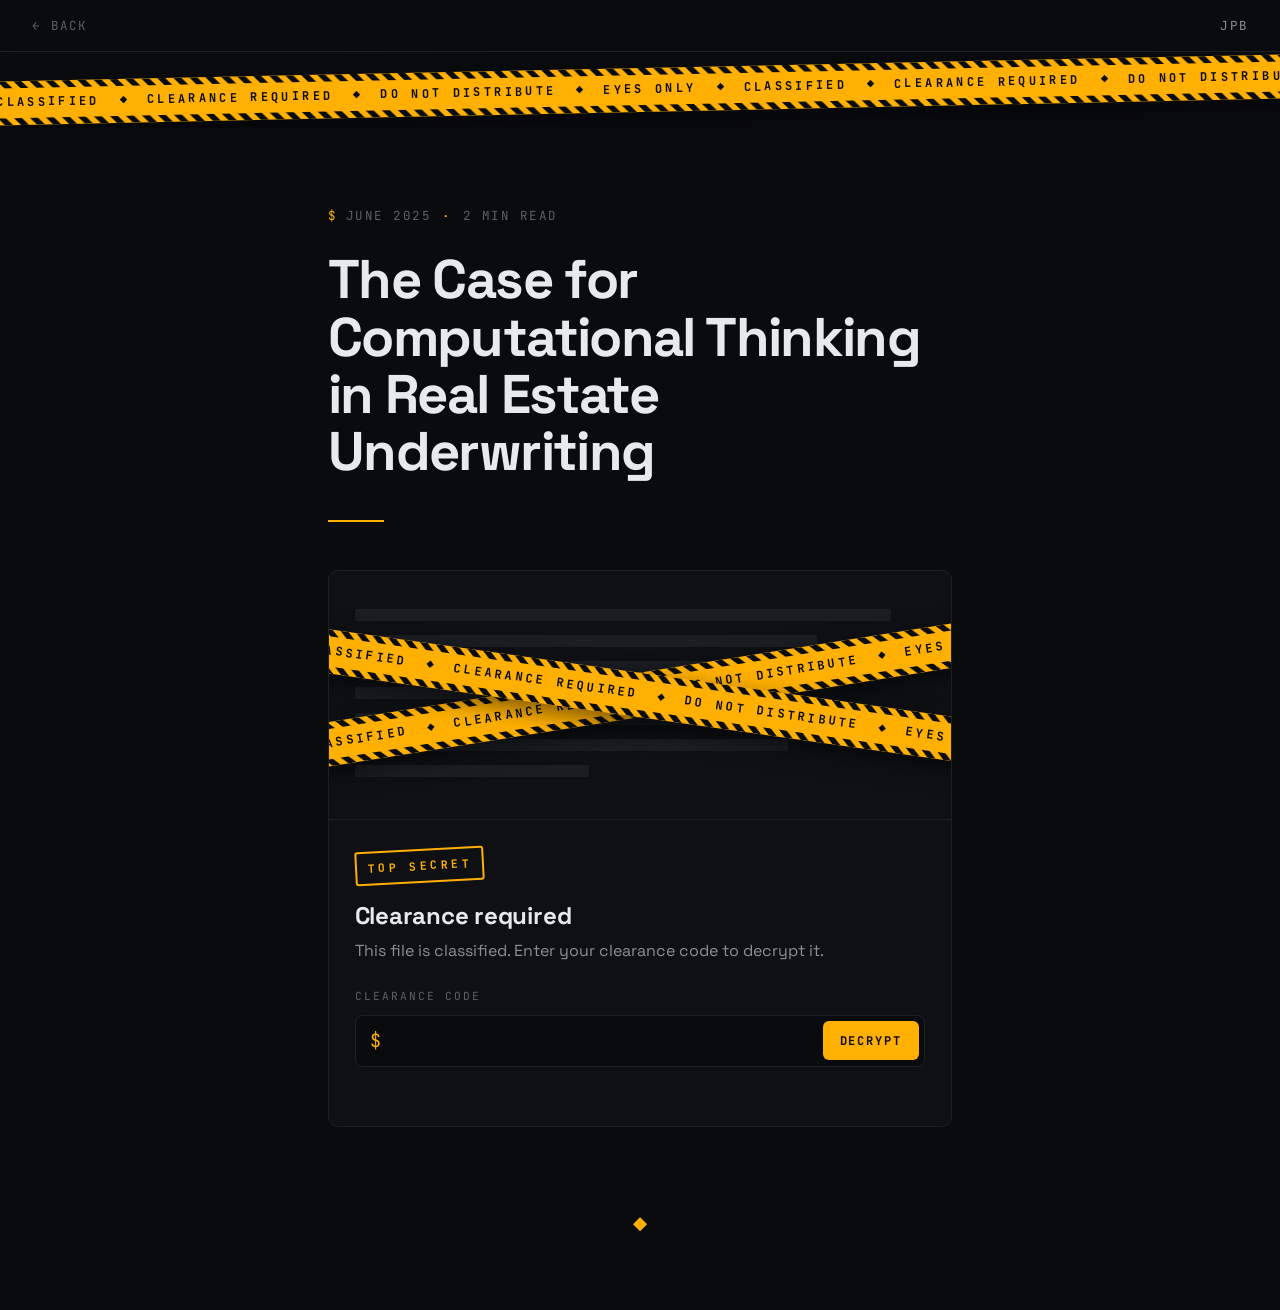
<file: posts/computational-real-estate.html>
<!DOCTYPE html>
<html lang="en">
<head>
  <meta charset="UTF-8">
  <meta name="viewport" content="width=device-width, initial-scale=1.0">
  <title>The Case for Computational Thinking in Real Estate Underwriting — Laurence Tarquinio</title>
  <meta name="description" content="Classified. Clearance code required to read this file.">
  <meta name="theme-color" content="#0a0b0d">
  <link rel="preconnect" href="https://fonts.googleapis.com">
  <link rel="preconnect" href="https://fonts.gstatic.com" crossorigin>
  <link href="https://fonts.googleapis.com/css2?family=Space+Grotesk:wght@400;500;600;700&family=JetBrains+Mono:wght@400;500;700&display=swap" rel="stylesheet">
  <link rel="stylesheet" href="../styles.css">
  <link rel="stylesheet" href="../classified.css">
  <link rel="icon" href="data:image/svg+xml,<svg xmlns='http://www.w3.org/2000/svg' viewBox='0 0 100 100'><text y='.9em' font-size='90' fill='%23ffb000'>&#10070;</text></svg>">
</head>
<body>
  <nav class="post-nav">
    <a href="../index.html" class="post-back">&larr; Back</a>
    <a href="../index.html" class="nav-logo">JPB</a>
  </nav>
  <div class="tape-wrap" role="img" aria-label="Classified file"><div class="tape" aria-hidden="true"><div class="tape-track"><span>Classified</span><span>Clearance required</span><span>Do not distribute</span><span>Eyes only</span><span>Classified</span><span>Clearance required</span><span>Do not distribute</span><span>Eyes only</span><span>Classified</span><span>Clearance required</span><span>Do not distribute</span><span>Eyes only</span><span>Classified</span><span>Clearance required</span><span>Do not distribute</span><span>Eyes only</span><span>Classified</span><span>Clearance required</span><span>Do not distribute</span><span>Eyes only</span><span>Classified</span><span>Clearance required</span><span>Do not distribute</span><span>Eyes only</span><span>Classified</span><span>Clearance required</span><span>Do not distribute</span><span>Eyes only</span><span>Classified</span><span>Clearance required</span><span>Do not distribute</span><span>Eyes only</span></div></div></div>
  <article>
    <header class="post-header container">
      <div class="post-meta">
        <span>June 2025</span>
        <span>2 min read</span>
      </div>
      <h1 class="post-title">The Case for Computational Thinking in Real Estate Underwriting</h1>
    </header>
    <div class="post-body container">
      <section class="dossier" id="dossier" aria-labelledby="dossier-title">
        <div class="dossier-sheet" aria-hidden="true">
          <i></i><i></i><i></i><i></i><i></i><i></i><i></i>
          <div class="tape tape-x1" aria-hidden="true"><div class="tape-track"><span>Classified</span><span>Clearance required</span><span>Do not distribute</span><span>Eyes only</span><span>Classified</span><span>Clearance required</span><span>Do not distribute</span><span>Eyes only</span><span>Classified</span><span>Clearance required</span><span>Do not distribute</span><span>Eyes only</span><span>Classified</span><span>Clearance required</span><span>Do not distribute</span><span>Eyes only</span><span>Classified</span><span>Clearance required</span><span>Do not distribute</span><span>Eyes only</span><span>Classified</span><span>Clearance required</span><span>Do not distribute</span><span>Eyes only</span><span>Classified</span><span>Clearance required</span><span>Do not distribute</span><span>Eyes only</span><span>Classified</span><span>Clearance required</span><span>Do not distribute</span><span>Eyes only</span></div></div>
          <div class="tape tape-x2" aria-hidden="true"><div class="tape-track"><span>Classified</span><span>Clearance required</span><span>Do not distribute</span><span>Eyes only</span><span>Classified</span><span>Clearance required</span><span>Do not distribute</span><span>Eyes only</span><span>Classified</span><span>Clearance required</span><span>Do not distribute</span><span>Eyes only</span><span>Classified</span><span>Clearance required</span><span>Do not distribute</span><span>Eyes only</span><span>Classified</span><span>Clearance required</span><span>Do not distribute</span><span>Eyes only</span><span>Classified</span><span>Clearance required</span><span>Do not distribute</span><span>Eyes only</span><span>Classified</span><span>Clearance required</span><span>Do not distribute</span><span>Eyes only</span><span>Classified</span><span>Clearance required</span><span>Do not distribute</span><span>Eyes only</span></div></div>
        </div>
        <div class="dossier-inner">
          <p class="dossier-stamp" aria-hidden="true">Top Secret</p>
          <h2 class="dossier-title" id="dossier-title">Clearance required</h2>
          <p class="dossier-copy">This file is classified. Enter your clearance code to decrypt it.</p>
          <form class="dossier-form" id="dossier-form" autocomplete="off">
            <label class="dossier-label" for="clearance">Clearance code</label>
            <div class="dossier-row">
              <span class="dossier-prompt" aria-hidden="true">$</span>
              <input id="clearance" name="clearance" type="password" autocomplete="off" autocapitalize="characters" autocorrect="off" spellcheck="false" required>
              <button type="submit">Decrypt</button>
            </div>
            <p class="dossier-status" id="dossier-status" role="status" aria-live="polite"></p>
          </form>
          <noscript><p class="dossier-status">JavaScript is required to decrypt this file.</p></noscript>
        </div>
      </section>
    </div>
    <div class="post-end-mark container">
      <span>&#9670;</span>
    </div>
  </article>
  <script type="application/json" id="classified-payload">{"v":1,"iter":310000,"salt":"RQw6uyEgknEsNXy7O7CMAQ==","iv":"FJtYRj8F3mkpNTCo","ct":"GuUOt+McpxTP8HB8SkyNjmfxn1mH89m8bhxKFXuap64OFy4Q4ns/nPLqhw3s7l5c/n+N14F27VGyuu9h8H5NSpV0y2lZsPwVvN7bs4qYlZN2ty7L5hyOD/LLZQrLjhmDJvviufw2i4KXscv3guF4pGTMQEJcJBcmQJCRWxqstUgD2Ot/K/kZAhNEBASUphvLtySY/5mkxmC0O5Moc1PFaCZKC22GsFM9YlWblyDb1RSHEBC8zdJ3fMQyFKurZjCSEKFwJxEaE5QpI0fWOvZew4Mh36j47DLyamQzAKyqFkiwCSWFt/1oiBpuhd5dYcmme4i84arCv5HmOwBpmPviXFmwQMxZAxdu26eWlWTn5c2Vnq/5RcvxHAKw/SiqMmb1Y4w1p7ZLk9ANF330rDUrRkWMcfLKwp2mES4btcd4idzeGVgE462gV3SQEiA0g61gH5nwPDcGM6BgF+bDzFvhQd3K49+N3h7czUYrAOAO1kLVGENnUAj+E7uHyBuFZsR+u1u7JiHQW6jI4XQ6QN8SN9WB10XH54CCqi+qDQgmbxHNaxOT/Zm3fODH9BErHNb3L81J7L4cFl1qrpf0kY/baZ62IJHT3E4vSj+tZVeeVD6Fp35zL5VhTbi3JR/KHw5+ishPu574svBdrygZib6xHh3AXW5U9j/AnnlnT2Xpi/sp1/RxTZm8xA8EowVBByvUfZlPK8XkqfzpPdO6IEv8ooPg0nnb46T4n7kd9yw9aJV5WZKaL/hcYyLHHtrpfxIM1Y0MM0vl3HG2JSAGDqIRjgQHpA3iYaNKm+o3o4aieHn0OaGEYq+GGLlBS4H0VTB904shNDOI4ZaBimRF8SfkobD7/hxw3I11AE5SFtJwk3savn9KLKcAhY1x12/4KQbjrCdr4GRusIZKHtaWjBgUPSRxRiMNLI9RlvJc0BIcQrYSUfk61lUA6kAHCNPaSupW/[base64]/rRM1B1IMZiHg5ze9goth6id7UxRHuQQNdI5NoMYmV/vCoKUy15R/ravOgHHfjMGyARTOSxHSyBUmYZdZqD5lHZMA4H4hlvQ00xgZWS81Bw4GMbTzT9U9BNs+8AlP9hXIs+Ot2s8zcZwfM42UVVnqpi2AXls4zV8N2BzRXpFpsdrITCuh7YIFcaRtotigSQnrPSatdoDdeTCeWjswWbqJgJqxy0RguUwx3T/mQdUnA1W2toPZq6GafhSqpT8wHebFMQa1LWQBXE9zEzagGdtqpexxXOH7lmcqTk+q6h+cX2Lv7mekouh50flLPYVP17LJ8pqxYCIuZ+f+C6n+5m1DasRuJvPzqwkwB+LY+k0MyLhiQyg7cVvNk+xrjZdGwbkMUiejfcYVUmYGxZkr/X6a3PJ/4yekPMO5v4XffYwj27wYUtJwNdZRwA3fXuPkOgdEhyCNx4yEO6QcGF7Gf/0/6C3DSFIeRBpF+FdfGQifKB0JVdChwfZUfYcAQk7Avl3G0cSVF06kcJuJexLlXmId9oA491QEx7GIkB7qI/ZXKJfRhqGmJ2QEWWBSyTnXbtZvJbJM64sc3DJXUcPtNBXIJLRZ5F1KCtvVxiZsBTKtdLocuequY67n0dbQpa5lzj/idZLb+POkdNCrHyYgn2X2db8ypYs5DDvoL8af7O/8DvbdRimdjLRNcdKZQpwlGmJok6IiRLVfHc37fymmlXBbSzSF8jWW8Uyd/KqbonqRrVvltYdX2UzQPc3SNd8+pfn4/O99xjW9tuHytG/I+G2sI0lPRetG3woGZWYNPnI6PHRLTI3Bs+jWfhoXnGZ2RCsg9I8YITOrAy+DrrbZAbNGhLiIev0V0A5GLle/[base64]/s/iLy3At7YNo2Xwi+cp+b07A7MpRizXwjN4AGL5lTBDJX3hSZ4WfpKhXXWMWMkTfChsPeTFcKs0SS8FZX8b9KelGBYeS4MYc2cqYK35ZCFuDhsYa/Ooxlt+c7ollfj9K5JiFqB2fxVm0Y9HIpIxeONOaErZcF1JvvIOPEUpThiIqySidiBnws1GwI0O6G0err3UQSmrbHAP5SiVU2sMt0F3sOSl73pAi0BP/wpru7cuStdtzbP4Z9DW4JmfPByrjr27uCnHZGi4zLpp3SdUNZygCNeVeLy3e8LDjgs20K+OC9J/[base64]/AK+v0E/GLkpmzLSd31HK2TEXklH4i9VcbObcqbRgzoZQcbur5zmiu8YOOpad6IZ6b58pJvwn0/J3XW9LmXT/8agVj0PsV1ZFe645KkWlEDtP4WiNA/dZlIjraIAfTlDv/QhmEBaVoANBznPA9qqXcK0tR1IxpCAp1HpNhPfntKZBPBok4sd3Z5BOp95xS6bKAhTGiJeiflf8CQQ/utBfjt5+dythsVyr+dGKS4LjZwXmmU7y28JSJZ9axBypzo83VnCAspStNX1QohxArRX4h/8kULmK6APQMRfXr1ggWTRFEbCM2zOiLZp8pgSV75/I1ZkU2x5xPST93i3bF/QBXf4aCUbaYKPIJg6/fe3tWOCh5YB7YNDzDaYvdG9WY5LQXS2EbzojmxhCJHlh5m1Xcz5w65aKUxJrsYcdLJw4uNqpVnjhLRfKA6bg+VAPi3lYNFfatepLMozLXOSvaXfwXEXl6j82if6W/1DDdbwHFZO7ni0c9vGpIjwDqkkkT3ji9ZNZB5EzlwZisQZ/R/qa6vUmWl004Bc0pJEa+wbEwNqWiP1EN4f+pwpIc4lFKDbx3fVM0+TiMdSTDy+6HddRQoufn0Y+b0+dQgvvsbHtCnUyQM2cE2DiJ14UDZIqFzLEcxi14zX2BTH9v0yCQdS/2KS48ev1VaAT/G3kggP+MjR7soxS+9t4HtYN/c/qUvg14FasFDjIjWa5tTGrN/XTffjOC1xqg+9+QgjR3drtpLsFEnStEAFwaC+zpcmeLp0PkMa1tndmQSoxMOeIwc03tTVf7ut6f0zBoU3Kie+sZrOk6bKJGI+gg4hauA9Z+rm21zbqblzPyS35IIjaPX6jEcG9Uoah+SSXvVaEKENUX6dnsW1L/FyaDVPPyUg8Dy2yAFZicDU0R6oHHuT4Y6vgdY4MmARGsWfBdYqij9x2McDTzi0WCLGt268LU7AqxUq+F7Q1UsmWNKWSMxKjLnw62Ut4ECAPW0EEytIptCtQD/EQvtxlU5zN5mDeaLUKFtko1sJ2fSTSZqL2r399+DYozSEqUTe0Gt1sKvJ3IwotMBLNkK00f+h6nnShaweGSxf+T5VzfxWuH8XCTx3QsUH/G01syus9l3R/FYOg=="}</script>
  <script src="../classified.js"></script>
  <script src="../script.js"></script>
</body>
</html>
</file>
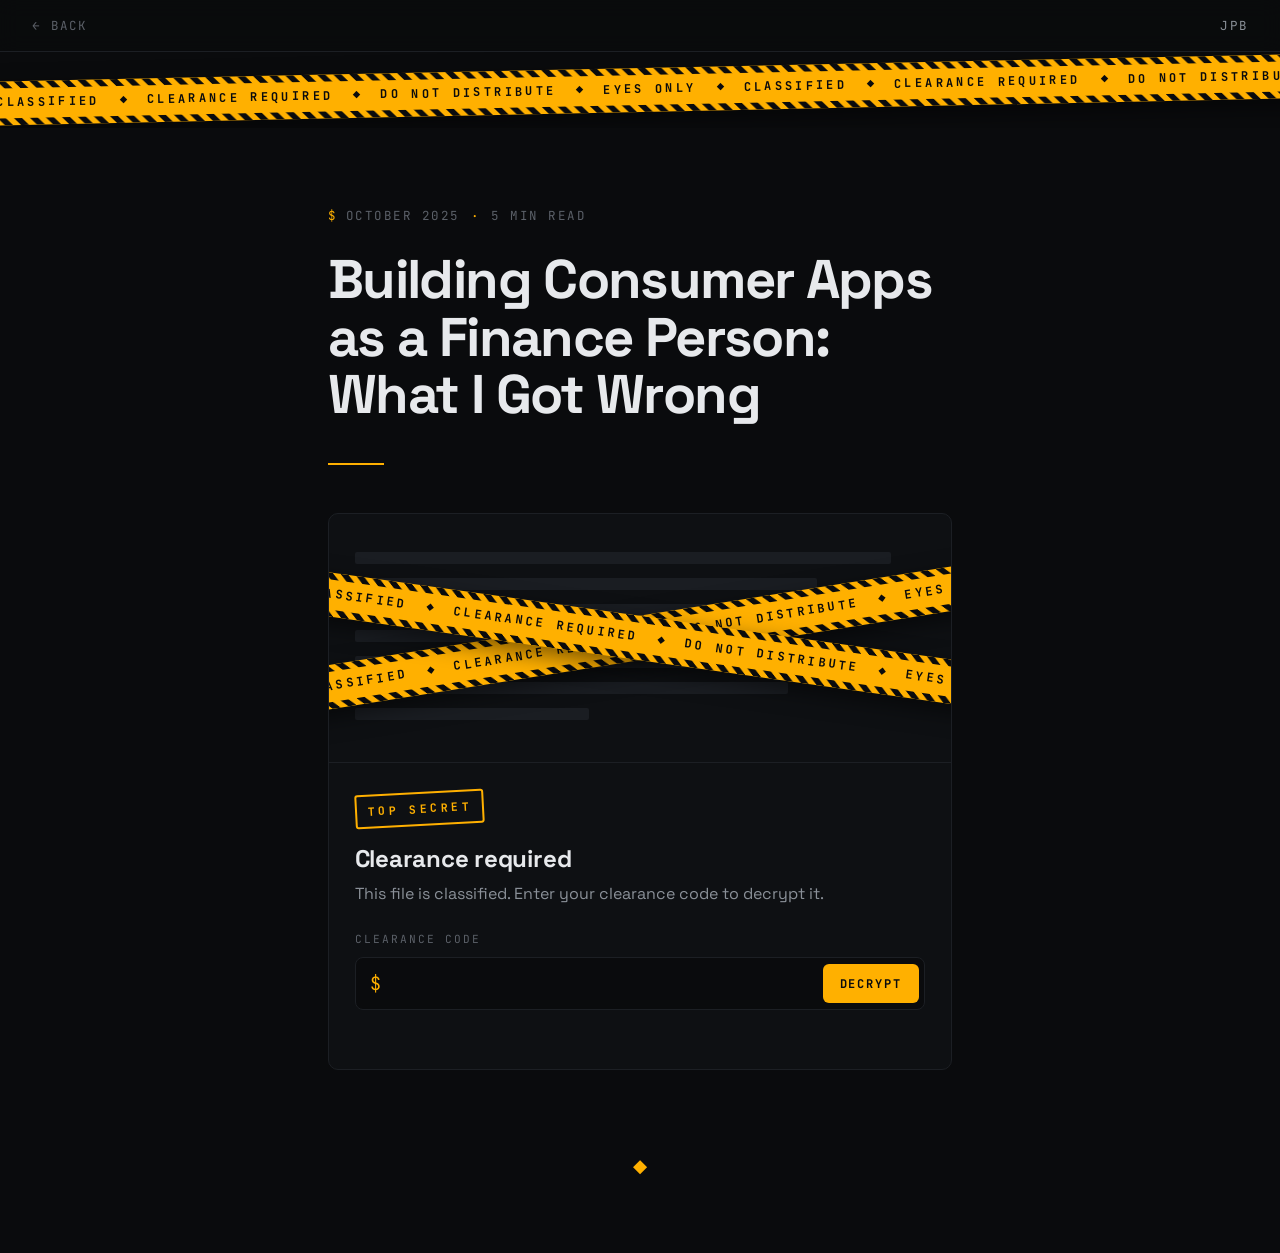
<file: posts/consumer-apps-finance.html>
<!DOCTYPE html>
<html lang="en">
<head>
  <meta charset="UTF-8">
  <meta name="viewport" content="width=device-width, initial-scale=1.0">
  <title>Building Consumer Apps as a Finance Person: What I Got Wrong — Laurence Tarquinio</title>
  <meta name="description" content="Classified. Clearance code required to read this file.">
  <meta name="theme-color" content="#0a0b0d">
  <link rel="preconnect" href="https://fonts.googleapis.com">
  <link rel="preconnect" href="https://fonts.gstatic.com" crossorigin>
  <link href="https://fonts.googleapis.com/css2?family=Space+Grotesk:wght@400;500;600;700&family=JetBrains+Mono:wght@400;500;700&display=swap" rel="stylesheet">
  <link rel="stylesheet" href="../styles.css">
  <link rel="stylesheet" href="../classified.css">
  <link rel="icon" href="data:image/svg+xml,<svg xmlns='http://www.w3.org/2000/svg' viewBox='0 0 100 100'><text y='.9em' font-size='90' fill='%23ffb000'>&#10070;</text></svg>">
</head>
<body>
  <nav class="post-nav">
    <a href="../index.html" class="post-back">&larr; Back</a>
    <a href="../index.html" class="nav-logo">JPB</a>
  </nav>
  <div class="tape-wrap" role="img" aria-label="Classified file"><div class="tape" aria-hidden="true"><div class="tape-track"><span>Classified</span><span>Clearance required</span><span>Do not distribute</span><span>Eyes only</span><span>Classified</span><span>Clearance required</span><span>Do not distribute</span><span>Eyes only</span><span>Classified</span><span>Clearance required</span><span>Do not distribute</span><span>Eyes only</span><span>Classified</span><span>Clearance required</span><span>Do not distribute</span><span>Eyes only</span><span>Classified</span><span>Clearance required</span><span>Do not distribute</span><span>Eyes only</span><span>Classified</span><span>Clearance required</span><span>Do not distribute</span><span>Eyes only</span><span>Classified</span><span>Clearance required</span><span>Do not distribute</span><span>Eyes only</span><span>Classified</span><span>Clearance required</span><span>Do not distribute</span><span>Eyes only</span></div></div></div>
  <article>
    <header class="post-header container">
      <div class="post-meta">
        <span>October 2025</span>
        <span>5 min read</span>
      </div>
      <h1 class="post-title">Building Consumer Apps as a Finance Person: What I Got Wrong</h1>
    </header>
    <div class="post-body container">
      <section class="dossier" id="dossier" aria-labelledby="dossier-title">
        <div class="dossier-sheet" aria-hidden="true">
          <i></i><i></i><i></i><i></i><i></i><i></i><i></i>
          <div class="tape tape-x1" aria-hidden="true"><div class="tape-track"><span>Classified</span><span>Clearance required</span><span>Do not distribute</span><span>Eyes only</span><span>Classified</span><span>Clearance required</span><span>Do not distribute</span><span>Eyes only</span><span>Classified</span><span>Clearance required</span><span>Do not distribute</span><span>Eyes only</span><span>Classified</span><span>Clearance required</span><span>Do not distribute</span><span>Eyes only</span><span>Classified</span><span>Clearance required</span><span>Do not distribute</span><span>Eyes only</span><span>Classified</span><span>Clearance required</span><span>Do not distribute</span><span>Eyes only</span><span>Classified</span><span>Clearance required</span><span>Do not distribute</span><span>Eyes only</span><span>Classified</span><span>Clearance required</span><span>Do not distribute</span><span>Eyes only</span></div></div>
          <div class="tape tape-x2" aria-hidden="true"><div class="tape-track"><span>Classified</span><span>Clearance required</span><span>Do not distribute</span><span>Eyes only</span><span>Classified</span><span>Clearance required</span><span>Do not distribute</span><span>Eyes only</span><span>Classified</span><span>Clearance required</span><span>Do not distribute</span><span>Eyes only</span><span>Classified</span><span>Clearance required</span><span>Do not distribute</span><span>Eyes only</span><span>Classified</span><span>Clearance required</span><span>Do not distribute</span><span>Eyes only</span><span>Classified</span><span>Clearance required</span><span>Do not distribute</span><span>Eyes only</span><span>Classified</span><span>Clearance required</span><span>Do not distribute</span><span>Eyes only</span><span>Classified</span><span>Clearance required</span><span>Do not distribute</span><span>Eyes only</span></div></div>
        </div>
        <div class="dossier-inner">
          <p class="dossier-stamp" aria-hidden="true">Top Secret</p>
          <h2 class="dossier-title" id="dossier-title">Clearance required</h2>
          <p class="dossier-copy">This file is classified. Enter your clearance code to decrypt it.</p>
          <form class="dossier-form" id="dossier-form" autocomplete="off">
            <label class="dossier-label" for="clearance">Clearance code</label>
            <div class="dossier-row">
              <span class="dossier-prompt" aria-hidden="true">$</span>
              <input id="clearance" name="clearance" type="password" autocomplete="off" autocapitalize="characters" autocorrect="off" spellcheck="false" required>
              <button type="submit">Decrypt</button>
            </div>
            <p class="dossier-status" id="dossier-status" role="status" aria-live="polite"></p>
          </form>
          <noscript><p class="dossier-status">JavaScript is required to decrypt this file.</p></noscript>
        </div>
      </section>
    </div>
    <div class="post-end-mark container">
      <span>&#9670;</span>
    </div>
  </article>
  <script type="application/json" id="classified-payload">{"v":1,"iter":310000,"salt":"vI2VaPuQelItLb1AGtrDzA==","iv":"q/pq4EpGup2tXJ9N","ct":"raYxGZS6UjFYhfWZd4efTU4SMDpxzr0MLjclmAX1EmQlkvxc2mE2HQuNVFmpW9AMgxAfARjC44BxfOIP4Zi1/+Q6hiS3vq+lx5p2rxjEIuFE6psPUzTMFbFR1Z8wdb/3KjdqVvVhNooWUehQ0LWaTfsBEhYVSkYCxOj9ohLtU0RrjZPynXxwsRoGv+87Ilp3cBC/5Ozm3/KrTvFBGbx3pYGKzqNeI8Xyn+UChreuyrm9P92TcJb5eDWPDGTBQsWNECh6jw/PCl3zgrkv7DY+7Y+5xEY6PRBha1pSfBXzHKJyzEu7oSpCpF1zY8sUlJvVaHrQMzSL4TOHPmx/fqIVud+w+Z2bqk1zZr9eo7FYLBUTP6ae2bZ4ddeXXZt/ualNfIZr2SU2/v9omu+R/cfbSfozthLKYfmm81izKnQL4LKOiFNVBq+N5fsq/j+rpQzFRYsxReHL5oq1wUsLSpGkUKiYygLlMlQ4bdcFJ72zAu8ieK1Nze5HtkCUi4ofDmFPQj+3PkL5nud8o22Mep+1uhf+esdfiuXXyW1b+1mdP0QCzAB9+45+O2Kp5aU/JbZZGntOE3VJgOc0rV+7DB8MfKLs0vo86y1ufIsYi7gcPvB2v4h8sMAOkCKCkTkwuJua/65c/SiXNN/KUMkKFpRTTRpbobxswinh3BRRGLRy0Q9B2snacqUYD7995dkw3wtt9aAh+XtVTE7rcWbKir32TRyPWu7aubQQqm+VD0NDImHnfX/eqQNyZtWtVdlNGdZ1UhPU48eLU6meMmQ0w6rjQsxc4PDKsDPQhRhr2h7cRZ48eVfltB5Q6GDdKYl+6aAfBQ6XDX2s5gpk5cp3jtA7YmhfMuG9cTGcZ7Wb5fT00WRdl7pmMZYIOkpOjhQQTrg29zKiJkTCcXVMxSmnIqVODZJXcz800oI0ctec7hN/qJaPEslYNCxT42GoVjPXAjcYy4+2FwqDYcGy/6CgWGUP2sSt+fc8neMWOpoHcmMr284/narOsaIa29KreYXsdN58F12Upa3FGEMoCK6OV1cck19Qxg259AfyB6zEXFW4k9fRe5Ttx2wX3Zia+XsZWUIR5oU7DnJ2n2I/IX+6teUvn835ZqH/XnRuzcOa3+uLgnet+MpFjO/cRRKpAhnj+6sM3PydnQjCIZqfjhMPCU4Dr0P0/OetAym1FmGAUOdkI7Z7InJAakwQ4wck1T4qqU2DnvjH6pGf8n+ZM0VQLpfhRATPRs6zlQclLQDrIPdKmpf/BjOmF973bFjoAOFCAujrkoGsEs7CO90xcpxJqyXjkdR8KUncBfFLMauRg8Vs4ES10QRcaPC69gyScVMhWccoO84yFXUuvk0kiRhZRAj6iWOVPUSJaJJbA/RpeXjrelFwkcmpsjHaUg2Ee87Oj4+j/3BPWMmpcOpReY+uI0sGS4e6wXOU0W9qXnz2PpGOPLDDOyrXtutJVROK0C5s0Uo8+q+PdIhrMPxk598kBGWk/tZ0tauM8V612TA4GqWma//6pUogDjkuBAhTPyk7/toPu/XTr+ZWYn1pfEtzQddbZqsWeXQffNiURldiHjKwlQFJzkRzWaQtm3d9+/Tc1C7XHxe9zyenFb0LqXMm+KmufzuoZtmO/V7iAr6bwrBSfpLM6Uv0gOJsD8lMJ7xZjjpzSYAl8WvBml/6jJt0Yh/txioJxdntj6m+floMPXjAGL+vyvaoZaguVqrZYuQA54eOXQh0f6s6iNFrYZ3oiZd9aZ5/oyJHHGrm47Xm+3oX7T++RYhPstnh/OvZBUn8WglHlYvxuq2tmhuAGQRVdzXjINXpMKJ/[base64]/agJ3y9oJUuiIESXs7VHpGOue2/Eu8PjjCjCgENZfITipkfMJxRA4kIE1ieNyZb/g8WZ5qsxD4jfwGo5HWlgzjv+OZlV0Luf2PuRnAU+m47eNNnlxrSlA54OPc0Z9NH+hoxFoOfGO6591XoqaZcAE2cvUVLd4I7vC9Ycd0Hi8Q43yy0So0Igm64TtFNb63HX2+3PE3w+/xS/szx5/d3E/D479lW2nry4ORcRFXubtkZ3zQClu5FVnBhuR2E87ygUFbG+979D9yTvYigWwULhai3YVpKZb/k90xh9k8XHwaYE/GV/2AC61A4qLGjlZM4n9wQi0/EgAkIo0GGB4WdReosOdtBhYLu+HF75QibaZATZFc6MRr8I3WW/AG9ZDYkDd/uYHWRzGTGaYI6bx5c/G2VhXdh0ifqX466WsmpFqB6g/Sq2+EvMqykKzXF/DP0zZeazS1c/4WqGpAHDQWAUGaArhtS5Pk0LgUk9zH8Jo7/RHGPjUJbayIiZ460TuzQxFHGwZpBhJC2136ZpP4KVCYaHRNobK7F9ChoNXrA8oFWAt1DwldJiABSUfoFUUgNzdrp+PYPiZ3V6gM6ijqwR/uIYj1oeAcdLUkmTUsi43NfuCKht+Qga567l5nDfowdi7THUHLfGJjYaw1wtdvau5LvmQzP/CThs3Sq1FKOJY1y1UJji3N0dOmdoASt7SqPdNjmM5r60itqCL+EE8Q6JlNJZWDK+pGCRdhG/nCUNVBa/n+PdClkzbo7zua5tk+ayxZIZxExHfcTyi2Nr8gn3CcMKJuLPUz4ldMPZHA0QrVgrZejyndGbdu+uAVYFXCench7b2ifGPLgpmvmxhoqlld/tzLlMfSnqYj/6VPQtqbVEjXYms+mHKDbwPjDcAdnDgK2jOim7wPnwuYr61lBlN1eLac1jKPqjx6102tQDW2icDYaCFdDOrJ+y6opKEmEmfaYheec6QyePGtehcka/WLlNwKb+kkndI4r+jWDPJPuNiRzOyp62zAbpdupS8skgFSteI/cnnBkHZYCIjxicY/debgMiBVI95GwOVtohnvaIBBjJtbv6lp6uQ4LwgdFnO3H0ZLrha3xgukPTi6uPCYSXDJQXZ3+AnuSnYn640dEzZD3Aq1baaGd5QghQZYjOqdOPFykCCCdZ2VjlVgxhUU1MedgWxjWS/h1YbTQMMtZgcFccq/rHSHt8sayR0/[base64]/p1mvzjke29mvDNJG9lXXvonW0vWFtteiVLxZRMLLUE+ARfik/bTNojQ24HBuCMzm5BOqEMYQR1qWMGoLg7g4+sBmpET7CpvdAqyQiC1ByDFiCsNri+2GG/EJsXu+cr27PxLQ3Z7voFPMcFaN7wk0AOYOWslcHTOZUt7h/Fx6I5yHQgC1iM99K0YXtq/TIjXAgvTaack6//xQhucb2ULZqvguxhAs9ivBvCdAKCjKP1Y71KQxcS2VYvvaY2tYL9Ai7UJT/v0h7hWqUTKDj8pINAKoSd/zSQOTOPUM4w/JQgvqeRxVfZlgDcWRGL37ZWR6xVxEpVxblMIbxK1hLot+UIYW/WAg2FI23agpgEj0MLZDvOt79P5ydbUBwycBxnXkZ+Hp4yZ9ijaoQsFBk/grOPxHq1hi9FoCJyQBR8nIOCvJz3PgOuuwWTugv+ySMo+AdJ7ggAp2aT8yjBpCvv5obA8yF4LURpZrDIsmNv+oV6g6vQlvaGDSOr8xK+9d2qKqL4kdhJOW1f1mzoimd8wAZCBmqPoBcPZorLvFjzR1i6N74OiPUmfmDX+ZOJiJO80IXjEcOIkTYyeF/X+m87jOpkrzPCnf2fu3LNIBJyabcgNlYdVsM1412RRi4g/ShT55f2yCI4+kNKZS5qC+hK8x50fMEmqRx1kPBU/YR1R6Tx03d2UPyttuJAeebKII6T8NkJpewyJppTl2nO9pAGAUZjcsLunrcSh4PXpBUexqwNl41KbLxWSs+gczAx7kLDIfJ8Ia5cWr/6TQ+f6ME8HUWefjZTHnHiuPa5wmL8IBE5NhJz7xQTLMunDT32GCMu+o9DI9IcxYviqYAuKQ/GM7z6BASMHGUZ4/TZKLKFa9EjokgmebAVRLA5n2hJKBcymzUP38RYuzv3HdkQs2LZgCui7EbklY1/kKK0HapLGF9i0l0UiHeHXQYS7IkCC+4MF7vqAMyJcxO5AvbOJ/WEbQ6cVUWAeuh1hoghaBJwh/t+8rTVrFAbeMp07+q3UpEx/SbriCbPq1D0Mhw4F12p5eINYVeL59v2PfMWBtHii3cw0em+F6epvmEO6FSR8cI84DRcy2vMHnz1/qdXuiPGkdBeW34tltAEp6hauJefC+1t/2l4WivaUZkFtbk/eCMbmR3wJLTnFM3WMStQ7ystHtaNv85CONbWRZuyVIKALGtzUlLjBwiMbvwIevf8AU6ELPW8nLwCeWSJzevMQfK+fr8s8HwMH2EZM38hrot4eHd2N7ThiTKnAYhxFe2u/Z9dJlOtZXcutG6pk9dUaxbm1eXuumhndqy3rJFyOvaSPVZPuJg95Y+qQYzGzd1VbtB4UWlR5pxymRk79a7olbQ1ANkb2LudsxIyMf8meDzMYF+wH8YuIeDEx8FcOa/ELRtLRR3/AA2McWtHWkaavg86BdHtsMAQBdF3D8MGWzQLnp44JJi7GCo9zzKa7Gw0rBVEcWcCKRm3TcK5ympYsqlCOuEKFDez3vbg+Sm/UJJPcRbpbrudNUPiSWqYbf/AImTiH1mM04USyNzPQDSsBQNNmBu1Fla86goyfMUK09RhzkJvlMxnQfau89o/Ald2tZBORVmI0ctjc6BRxn/[base64]/jky9ZfC3euTvij/b3lApqUzjTB85ljx2yaDk1CKs2gkxSlrj953WUns1cEPcY8kFgPz5iLuC4E5Tjk7RsD2XnMAYdQvPE0VkH58BZDRAfOuSXZCTJ/B77zSNti5Hws/TYwdJWJskwL62GB01xL578rzKD2bdnE/I5SciY1kRfkxhSmNmfanzWqjR6GKuEVIcsnxN5yNbL2xy3u4+a5ROza2kJ6GkuzW4k8dySxFry/QyiVecvvwb1W2eXQwFNcAkvxgWktX53kFeXOqZYKSyXsukahXPE0AX3RikuDlJw4qD3T3znyqcyqGodAVN9RPH7c0W9MYJOnXdVIzxqzlf4VVdT5B2IJOa7aKX7/KjfMNctL/B/0HArOGnD5wMpK5fdLAix3qtUzibsLi9botN7okHi3e4ZPgIXeL4lHDIFGXTrgCMGthEutNm9SzmQhT3oHuqL3EWJoGC2boiYQsi29Tp00YzrRlqjwaKN1CFyl2SGEXy+UGDSK9DPacrbLySvdLkcZtCkt3k2+VyofT/5nrsxnOvFw4Yhg0hZwSr6cBDZWkOUpIOgXI0eWk1fRSjQ+wqJBtU1MD7ZRR3avE6RcW+QpEbzzoS4iXqEATw4h8y6VbQIDrel0J8/WUFLCFQQsftl/sbeWBrnTAET7VmPbfbKbmN1/bJRjLLv5lkOqluhgRbO1f3sqx36gvKx55Y6Xuh2vi7Ws6EzCqffpbpOvSD34x8eF9gMq+gbWGikijfF0oXmA9l4cMNny3354kxy81CvkZmVntBbOqqcwMJwLcZbiNTuBCp38W3aqwS8oaz1knsX/iST2MLmAz95tXClOIQsZcLUUkIXr8AwUI1fgu5fKbBIVdtmzt4kfVV5NrCuk0PguIi9O1R67YSoCcDqE2PC7LKNrxXyOiFijfjMg/EYGv+Y8C6gd/IgA8BggmqrAWzUP1II8MSdBscw0+OtruSh0Dbpgn8CsUJ1xwb8O4UUigCY/iuRJbWw7vWSYhFymPE8rTeZCZJBKwmJKWVRBOho5dZBBFpP9zi1OqrYQVkxd1BRsln5GoosYEo4rep9KBAmQ9eMJuk8yJFumCBu5bs18RCydAe7ev4KG5MWvvdd+lQ/SCNPOM9TwVSV3GCSUbByCpIZyyPvkDUHMVvuO3+MsnvnJtEsJeHUPa4BmZ8oLYW4l0r5AaofTuChq6Vk2NKSdGKYsoAnMbI55WPGKjz/IVOIznZDF3UeL9xT1PD/+OR2NBmpW3f6b7Hwvr81V6GSlU9s+JO/jBRxW61VIuCR9RZRwpQ7jKDWhwDIOGFD++HZIgrXI8j0/2fUqMPpNzP3xvYbERaiFi1p9omWpE73MKYSBaLjXTidk2Zsiydhvb/eihypQVaI+kmGQOqbN6flp+X1V8YcICT7+kyyhfw+1kqnshKQ1wjV5dp77sAdc8OUZitPqb9sXdbXpoIjKQ6XFboGbsnTKyVgE723OMFthLTZmjbfr9qAzVQXMWvmMeWahKY1qB7rgM5qkU9Admkj/qua7ob0iVFIrfFyLflaNi++gfbLXTT5QojcOWsD/ExZO7lxnvnhO2yz9qnpbR0vMdmg3EO22MgcZOu1g/umZuUja9mp1c4AsdHof/NeksFZGgFvhgiUlhZXYtMXbQXpDqPjT9w1M/O3tpWdjvNoOzXL8LFHNG9NngtsdG87GsSue/dTiObcYwbWlhvDT0HLtQsIUF9WU3L+3ghn/JG/sdkRhTi+6Ezo5eM1w7eBv1ITlEJrKza4yHgdXMMuLR73OG8HSz02GA0/VqKH7Q+BktyZC6sO4Q6vdtjr0SkuNqOaBv4+htwYixYthc7s8BlDN4iiNkhyWQy6fvYIjE93wzYUnNJbG8DaHlzsLkiQrCBVxV+xzG6RY1uHMYSzMskyIXU4C3/GIlOID9UGtB9OKqZBeMD5HMN9yRWz2Cow7q+yI5+rhFtK2H9ZhXmpZt3O7oPnbIj/SzGg2VPDPFhudYYGXMA/1W5G36g358GX+IwVzNWamQ/aBvJqDBN0PPnnQD9KgstsgeOa15j4aLUHIrXnn4oqi87c06Bzhcb3OaWCANLBmyrsW1AzKmSCnoZzJrgk6GaU/hajVF7jxkPP1UVt+lFEgDIZVHOIY7I9tvf7WQC8jKJCthUuIsZ95ur33VlPR+bbfb6X9EQgV2pVP6lUo1D2kIOby8+ICnDShLW8q/4gLOjq5GJQG/JuxJG2gUVftgbR4azg5mNXhOBwE9Z26BKZ3kf7ELfxiEhCa5wMyOTTGCsbxc+pQfFWXuMP9bCLsfnLKnse7OMXVTPVuI5MSMxT/QzTR7ovg75fEEjuviiDaFey6lcgvCV5XDkJZ69ciIpSjpeRIWRSXQtPME1pH7NY+jwx5i5NntYTJZHZ+Y7/NoDKlwciWAOYack0c/w2tvcvkcmcBHsGFSCPf2jfH7Cjwv+xA04qQsvzfGij6rDysm1DNlK1djMQ67G0PfH+wafl0ND307oiB+GLbyYKAVvihs6FZZ/+4Crt1/uwShD77qwuqn1Lbf3UqSOwyxW6v9tskTBpHZjH4lswzhbZSTfUdGtmFPviw2juBLInoqBWaCa6rB1iSktH/pCCYnHhrz3cvQOfwYHI66WbRNUUjbkA8tw6HiPmRAbffSLsec00MAov1xGVtvdViUwKZbE7gaejK53M7EqdBCUifOdOa9kb2RTpTnVxZLUYdTCeJsYu9ueDZTXmN0tTDv/[base64]/jq2IZ9UCksf1zFvVw7ddIDVdL/fd5m8H1PQZhZB/kS13TOsOiVWntrGQ20rajwen1Jvl71Lj5x5D3rdFVjBc/eov1UiGQAU9EQGUp8m6Le4AnhkgG11xOVbfyaJP8iV0tZLZlnJ16MUtxWW9NbGneZrGm3EDeMCcLviiTBcA6+Un6A0FcHK03uuA9s4P49o3jeHE2zqVXfengItt7yXlkQGqXtPDuZa9MImeYD5KjvVEuJMlI8MSHDcm3/YC3lLTFgfDtU2FYGmS542op+8mNBUPzznIiUjSRkMU05pJMvlvn5jtfUdDgY1FH5cCAKfwG/SRlEzdSbcc1kfHKv/bNBl3JrxQ6rVGR7yUP+q7poVHvr5lSe4B0iUo3KH7BLGa1uqWDaCrCez4lCUTOnBQNvQTMePtV7hBjTPqJGxAqcbSPZgcfFSXKh87pdkgChIwtgbzLBwihveUwTyPAOmG6BwZxb4Q2CB67yJjRxgcw4wPHDetKVxla/ULrCaiQcP0UK2UhiF32jbdfsWtFn53Iclgh2Jje3wilcQJU24KSeBEHiXFlGXl0SN27tg+XhrUcMXjlRBjRrMPt1EohGP14pzoQIWZmur3jRRV+CJp1EMLYSjwfFiifSAfwmOCBkKz8NwV/ZUeOLtzH9Eaq1ICa8phJbdAcHVdxgt0s0Q/r+qJmaa9h7n7geIfvY6prYlDI3+Mr4H3tWpZBXddTu/iQKlA46X+CQNkUCKf3zOZY0ksGkbC5IH1wUg5wPuA3kLx5Gd7iQfwJv10NYzQRAG7rCj6adBm9X8ybOo/cy3uPkZAA4m3K+sBof1UkdX6A0ELxLQRDqSnqO04oTMnrIyjetUgat7aFHrA0IJxsxogt5w0ZY5ULZ75SX9e84O57OVez3CLos5E+/Gad3XmqKGy8gnEr2MBXxLllRy2G7rnuo66V5OizM9IxTj/2SWh8uvFLiuluPzD5tuRLn59MlPrh3x4TKX+fIa5M8C0rWzRPIwwuVrwF6mmfjpeERzGvXNw+bmHYpPg8yqxrF990kA68reUI4Ag17Qpa7+w=="}</script>
  <script src="../classified.js"></script>
  <script src="../script.js"></script>
</body>
</html>
</file>
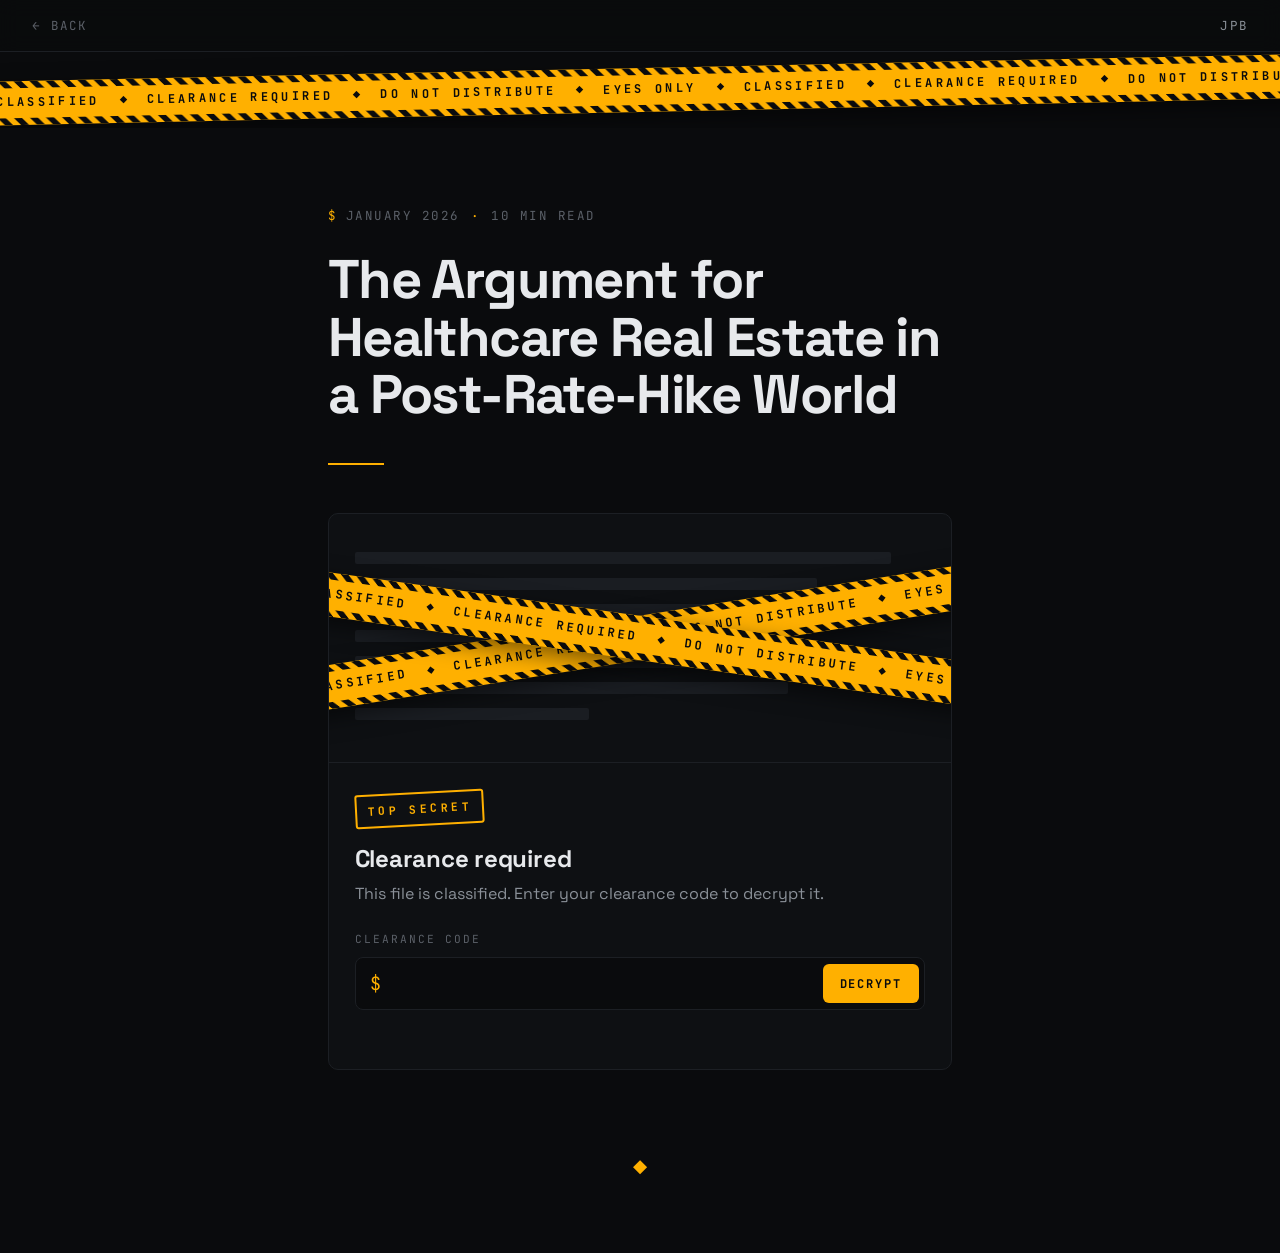
<file: posts/healthcare-real-estate.html>
<!DOCTYPE html>
<html lang="en">
<head>
  <meta charset="UTF-8">
  <meta name="viewport" content="width=device-width, initial-scale=1.0">
  <title>The Argument for Healthcare Real Estate in a Post-Rate-Hike World — Laurence Tarquinio</title>
  <meta name="description" content="Classified. Clearance code required to read this file.">
  <meta name="theme-color" content="#0a0b0d">
  <link rel="preconnect" href="https://fonts.googleapis.com">
  <link rel="preconnect" href="https://fonts.gstatic.com" crossorigin>
  <link href="https://fonts.googleapis.com/css2?family=Space+Grotesk:wght@400;500;600;700&family=JetBrains+Mono:wght@400;500;700&display=swap" rel="stylesheet">
  <link rel="stylesheet" href="../styles.css">
  <link rel="stylesheet" href="../classified.css">
  <link rel="icon" href="data:image/svg+xml,<svg xmlns='http://www.w3.org/2000/svg' viewBox='0 0 100 100'><text y='.9em' font-size='90' fill='%23ffb000'>&#10070;</text></svg>">
</head>
<body>
  <nav class="post-nav">
    <a href="../index.html" class="post-back">&larr; Back</a>
    <a href="../index.html" class="nav-logo">JPB</a>
  </nav>
  <div class="tape-wrap" role="img" aria-label="Classified file"><div class="tape" aria-hidden="true"><div class="tape-track"><span>Classified</span><span>Clearance required</span><span>Do not distribute</span><span>Eyes only</span><span>Classified</span><span>Clearance required</span><span>Do not distribute</span><span>Eyes only</span><span>Classified</span><span>Clearance required</span><span>Do not distribute</span><span>Eyes only</span><span>Classified</span><span>Clearance required</span><span>Do not distribute</span><span>Eyes only</span><span>Classified</span><span>Clearance required</span><span>Do not distribute</span><span>Eyes only</span><span>Classified</span><span>Clearance required</span><span>Do not distribute</span><span>Eyes only</span><span>Classified</span><span>Clearance required</span><span>Do not distribute</span><span>Eyes only</span><span>Classified</span><span>Clearance required</span><span>Do not distribute</span><span>Eyes only</span></div></div></div>
  <article>
    <header class="post-header container">
      <div class="post-meta">
        <span>January 2026</span>
        <span>10 min read</span>
      </div>
      <h1 class="post-title">The Argument for Healthcare Real Estate in a Post-Rate-Hike World</h1>
    </header>
    <div class="post-body container">
      <section class="dossier" id="dossier" aria-labelledby="dossier-title">
        <div class="dossier-sheet" aria-hidden="true">
          <i></i><i></i><i></i><i></i><i></i><i></i><i></i>
          <div class="tape tape-x1" aria-hidden="true"><div class="tape-track"><span>Classified</span><span>Clearance required</span><span>Do not distribute</span><span>Eyes only</span><span>Classified</span><span>Clearance required</span><span>Do not distribute</span><span>Eyes only</span><span>Classified</span><span>Clearance required</span><span>Do not distribute</span><span>Eyes only</span><span>Classified</span><span>Clearance required</span><span>Do not distribute</span><span>Eyes only</span><span>Classified</span><span>Clearance required</span><span>Do not distribute</span><span>Eyes only</span><span>Classified</span><span>Clearance required</span><span>Do not distribute</span><span>Eyes only</span><span>Classified</span><span>Clearance required</span><span>Do not distribute</span><span>Eyes only</span><span>Classified</span><span>Clearance required</span><span>Do not distribute</span><span>Eyes only</span></div></div>
          <div class="tape tape-x2" aria-hidden="true"><div class="tape-track"><span>Classified</span><span>Clearance required</span><span>Do not distribute</span><span>Eyes only</span><span>Classified</span><span>Clearance required</span><span>Do not distribute</span><span>Eyes only</span><span>Classified</span><span>Clearance required</span><span>Do not distribute</span><span>Eyes only</span><span>Classified</span><span>Clearance required</span><span>Do not distribute</span><span>Eyes only</span><span>Classified</span><span>Clearance required</span><span>Do not distribute</span><span>Eyes only</span><span>Classified</span><span>Clearance required</span><span>Do not distribute</span><span>Eyes only</span><span>Classified</span><span>Clearance required</span><span>Do not distribute</span><span>Eyes only</span><span>Classified</span><span>Clearance required</span><span>Do not distribute</span><span>Eyes only</span></div></div>
        </div>
        <div class="dossier-inner">
          <p class="dossier-stamp" aria-hidden="true">Top Secret</p>
          <h2 class="dossier-title" id="dossier-title">Clearance required</h2>
          <p class="dossier-copy">This file is classified. Enter your clearance code to decrypt it.</p>
          <form class="dossier-form" id="dossier-form" autocomplete="off">
            <label class="dossier-label" for="clearance">Clearance code</label>
            <div class="dossier-row">
              <span class="dossier-prompt" aria-hidden="true">$</span>
              <input id="clearance" name="clearance" type="password" autocomplete="off" autocapitalize="characters" autocorrect="off" spellcheck="false" required>
              <button type="submit">Decrypt</button>
            </div>
            <p class="dossier-status" id="dossier-status" role="status" aria-live="polite"></p>
          </form>
          <noscript><p class="dossier-status">JavaScript is required to decrypt this file.</p></noscript>
        </div>
      </section>
    </div>
    <div class="post-end-mark container">
      <span>&#9670;</span>
    </div>
  </article>
  <script type="application/json" id="classified-payload">{"v":1,"iter":310000,"salt":"1sApeSxVpHhIHmizgpLTBQ==","iv":"Fg3b/BJchIz4ogMC","ct":"zfegzWjnRjI1Zk1GZpYvTxcUnt6qLmvwfkcuu45yUUna8eHZCBAHq5mG4v3n+0yHA7gnubl6Fk3mzQS9y1QxA7a3kpEpGCu9o8WMFDFOjsp1m9XRng+KmRD9dCjMi69Eva/Czr5W92f1fVaJwcN5+CPVJCyCSU17iwfTzn8sHm1AaEBJ/LmQwfGabAhPNTj6vyYRz6a48ViPBm7hE2N7Fj5oDTio08HLh7mR+k4he0cRCGNxFfjZPmkrSuvSY/+sNZVjdZPjRgSJwA1lSQh4ulnwK1LPU6PPZC2Piqk8WcFyz1tzXml4g4r27sgtk+5+aq327F+lqggZQJ6DK9nfvl7kbtNg+4KLEhSJIVWc3feUuek43LjjVYVvuOn/UzqrHwOPhXDrmnTvsk2JCpcZSDEmNvPyIdCKSnUydRoTzoM/em6d19snwDIMeiY50MQrJFpqS5iMd/Im9Rz/Te7xfD6b4QpwIQK5Rb9uqw8NChoJBvG+kyw4bBTqiJLI1wuGvmEa5b4kwvoKbeG9AsKZ/Os7+a8zDAaWp5yY498U7ShvGCcUu7s7Cl7uhJ0JsjIgSB0B/XYeHNGrbVby7WJEzXkmdlRGHblzO1ObY42DppqUhmV7cF4Q7sFuG8StO40+FNRxqKTlCbSJvu5uHdIEwaFEDbFh1r6YHmnq5gbqBv4j0qwbB5ZwAtdQHhAt6yknCWTmDFZ+ok/zAzNiSpcdl/X0S1+dqgeLyu6PafaNNrPUzMjDWcbvsyS0jQSx27crDHKTxXenvx++72TGLxl4BEL5kv8YU4KWqm9pMgBhRcaH71QDz4xYGADYDPevD2UqiHeWAkU3mf/VB8Nc1hU7e2ThIHsW69TyaO7SEjWoEwrcESpLKbzGCe3goE+x1/Fb9Tf2slJN0Yz/ckausVw0mHaJ+JQ5vIbIY5ghB7zZYIkTdUr8Jcf/PEiyHKDq0L5wa+ovljG570s2Zd9IyIKyF1GN/nQRkAVJc0PsuswN/daaZc+iGaT5XPYnCLxuc3HvZ5Mgbrr+QJ/+XSi0K21Q/4ce86WvpmIvqt+h3ILAw8XDDCZas2gYo5Wz7MdLIuq/6EoHa6D4tSrabE7+plgzJlhRfQ6DBrzTsANDU2bI46wwmQktamksu2BkrsJooDj+WGMek9QN6nes80uj1cSVhu6O7R1A/6d2MbSUFVNkS8+p3uyeH9/dJoA4LU5YJm4hsXtdsA1N5PExYmoxagg1TJ1/7T7zfdl9LHrt1bpBRc2qseWtCOtu9lNh2m7jeLeM+LUon+yrry7gtje11HdBJj4PTSPluwxtfG1D97I0v11MG2Qb2lLkZ6bT3icfLcyWcWbbtOsoZWYSdgkqZHoeFlK5XPT/x/SA53oaoJMbCliw/l5PH9i37NZQdJe6RK01/fBFvoxrM3jVw1Axj9rBS8RpYiyW9mYiBrt4gPThX/GWWtSEuM+n7RKeD+3O9j0S8Aqb4PN+bTCeOYgTKA4Tmw9ND7I0+1BPNojPxk3TTgcOqeFt3KQSrI/EFg4RsnUJIB2gX75qSJx1AppHIn+TH+ygJRgfEhxdGIYvlb4UVrbtKzEEU+YgzkIi1a8C+Le0VBLMF7WM8e83uj3uqvZGlEXaSdpPaivEMD2Smjhn5PSLKmuK9S8hFt4BCePJrFvSYsjwRUaSxFZ9Osbf/[base64]/flfkeF+AtrNuSF6FINqL2tNnwbl5oexzFOZKIh2Uk3zGc3bNW247+nwqF8oudhvXpTBz5toAPEvrl7al8+ZcFr+6+BAJUe8pbv3ff8RirXtNb1uWUMUFpBHu1KZwtzCArq6httXHiFRjDUjEdVM3UE5EBq4pIshD41XdJ/GMM61dRQOwuHSheZmSi5OUGO331S+3+vxMKj7F8LHrQyRtWYh+EjBHe8gOpExxkRGPcNVtVzQ73R34XFSG2nLVn1k2g89Hetu20W2glITShnLAK2gPd6PRXSXmwzhPJD73oXlT1s5Vt8/4IxVdy5wPjlqibIj5j7bgEcNopl4ThBfM+wDJ2qQYDkP9l9CC/H0wKGusvNLdnt/quG3Be+SN9YirwCTOu3d/z00e3v1dB5of3sj8mJwrgjjI4/zc8hR6met2dq89oG4Ol6dedb8MLu0V0OEAvmBBTQIOQI7qBk3twUFxu4IbRCR+3MwkAF9qpiqG5lVmcKgPXHEmVK/SVDF2mdRWR9Nuh0KaqclHDpVNGJS8RDi0RGqkt3ylb5SONrPIrYdcmR5SEj+qISpmWmIhtUXKyI+pXin9L2vh0vuWayGmSKHB1pcagql60uqJdwyFvJEBGfjDgmwGhu22uf2B8t/VyN+xAZ46N0GeDaISp84sB9EKYc3wYVoW0kqao828N60j388lgWM+/g0ODrYrIpKhtrNYKGPe0YqL4CGIilIvubnZPCxjIhNM601kNyNpSnPAwlk2IspALISfI2+bLlWekx+6CXC3wpMb1CBikTTUcFRN/joFURhGxOX8NEpAgxOH6x/ataYgK19kmWLl/uM3vuy3kH3efuj661XsfWvTJwsC9nBDFzzS/2votRq5BYTU65zQ9FHPxDYAv+2LMLh2/U7XUgPw6xS0OYEZ0fWuRhUGYiimkdRNeAFO2M1busuxGShbRlKYPee9Wz7Ib430XUVu4pi+W/x10HkQbEnPf1EsP50ck1R4vbrriLxHhiNUssh58O41SNuD+AFwehKDyBHC0Ncz1oWM+10v8BHb5UEAQH/ZbfIvFLnBS2ZKNdU8xBlvP3KCXTGEiNDcXiox9OPCOJNw/9tUwyAZlOQ0Eg4/G6vsm7iZjJGgZ/8KyQOnMEbeV5rTYAGI5zh+4i07ttm3+UCvMQcAN17QToNxDmoi+nB1TctWGMtQsksYy6vq+54QfzuO3tEzvx2QSuPt+2DeEOK8ZdrMNvp33cGXdYBgwk44vyRd1bAZGTNzRqQyYT5qCfRSAVoutIk6a1V5gxT3V/Mnrqel9M5t3zOC0QTOqYzWG8TTZf9alc782G/dfR9kM1B35GWHVzPCbRI6m1Z/sTx/1SVB6bjTZynRI7k8U2TeE9elvCtWnQmXVQZP/iDsJ945pkE8tqMalmntGsfKV8ZpPGA5dv9qe8ZUMyPtyy6GT6Xv1Tr45datLtRbBYUCtS+nCLl1vfQuSOHn2b8XPLCpTR6+xpQh2cpidSyqNRns5MS6OXSCIprG1fYR95OVdUC2GMJnHQwSLq1HVhKjVqW72Ko6/OkphG980iIn8ZpaUdk6nMTr/LE5uK9EMACoxKGmxdV7TNxA1toFbiN+cjf36Kyf4zY3OPCRPlwflIpQSx+YAJ6lHMuumD5Lc1Al3vpmXJIjpPx+g5jcUi2vaAPZy56QmM2r1Sxq485NNrWVMN48J0f1MDws6etuNrMmIeXcFQv3iCBx7bT1vRQU1Z2Mt2UiaR/hbJlrQlIl/psUfx9xugjr+Hi2bo9ozLB97dwkVUgngV9za+F/bl9S6AHf+iyRql10gPF3WFJDHwkSqesK1OdZCk4iL4xixP0mDUt64mz0mLN7lmy66HUONy5QMZHlpP9qD2nWo51jitXik12JfqhYduPyoAjAuxM/7Pq+sdp553NhAjxUrEA+z6h1H+1G+nHd0/xA2Ra7+LF0CfQaivPrVoeHJyX4HBJvJygWzFMsj4C/ndlExq4A05Jt6+gwUXnLQifJHG/ZuMNtbRTyN8xovEeHs8hz/gor7T7DQjNS/aQBLrIyaPANdQpYYjjeG7TITZBEcrLo3XqhGsdI0KhQGVWzDUH37xC5tvjt24zBOaDaFRrJ6mJ/zgu4fgSMjvZh1xL8sVURjew0d/NO9KT3HkzRX+P+SnGccJ+3k9dmR5VH7NRLCvL9EvhsIyG5mTS7ysRqiQN2H+jMPhX0QkBQbfUHGAknF+/xiUPuIKWmE2krpsFZ2LVxzdVFQzs4+snD0k9+kXia5+aEFTfygO0euR8ssG23WIAGUK0ddygf1tZl36gfb1mrZ6XcsYMEzZGgvqZuyIvz2YvU5Tns3E2AAkb+taC+yDXIhhywV0u30YmyfTnQnIKX3+wMK5a0lwmzU3cO+diwRxyKXqKGoZNL76/XMZDRgwv5CLklF12xQWivsB0JZfzqCq+1aPKremIo8j6GEKEUEExAK9109aH20+IBwfAOh3ziqJR3vo19h1J0HB3k0LpwzT5IvESNgx5daY3W5Kbz3Ayy5A9EQkhechoEzycyhLPj/o4Wu/0HxMsQER1ammVsygLGNoq1PV9uC8PsSHL39QP61A+WXFT6euQgo590Jkju/[base64]/j0R53wGuzTvFcymygfr5mYgeXcxBVnJN95V4ZhaRrF5NMm3r9PPmP1uGYzYREFl9B3Juzuv+6GhTqsqMN60RecS4+ioMgMJ6YvtdjP+0PTouX9JwVXBi9ekDnDRN+ExAWJede30QYSm0NrI/LWrRD6fVXmfB8xMA/3gPzjmzq+smYOMi/i9viTmvVNImoNWyCPJgnrBY6HR3fwcBOQMtYr23095M+tpZ67/s6qYKSqAOYqGGWmnC7vcHNezAe/[base64]/1AoGkhs2NoeMKo1ZMKp6zUrVzQOaQQh0W7BWkIjv4b59eFKPp3AjpyLmCcAiAPAINc59jn5OifciDs2CFIhBdoUQ+jcocJsDPXhTWG2xCYjSV7lA1MYW8WDBqIqJcpCgt/hxxLuujZtNy17HrYor7OwfUG6ah8qArPyHmzQspYDC/GC9/qGZEpBFhjSphbxrfHkX0XVsl+mOdHi7pGwjULX+k3TG0XTj6lu5/ZhLEaYYDuHlpDkQL2ims3CT/jyrdUIDXbdpRl37axj9GpZ71IoCy1U7L+s+BgUPwEAbbxTS+sGph+zRlrxIxx5g4dTJ+6jDfRr84TqKRy8yMAjUE9JNGWpnko5MBArhUu+jLUEbJJgBNc0H1gkVi2C32qbKZU3qFL9UaD7bX1eIyTPJWK4j8VCoaY0sQxEZWLV+H/OxEiqC1dDqFIBsFGQ5WNtsjc7Uo3dWpG3BE6+B0VK8WPsDD+2Y3iuVv1ueWF1nn/80clorCKi/CrgiP376jzPWdjYtMrpdkAJ20s7F6IJZnttYar6MysCvH1Rsh9TFSLCSZEFkA5kRUHKyfodmuWn3l9csdNGMBdaOanf03t0DELzjRtMG1a0ug8vzYfZmo+odam4HgABkzTw40xfNOoUyzvjuj7gKhOYMdLtn5+esyCqy70k0Vi0GWkBuu7fzZLN/P1jey5zkw0wORgaBqQkuU3CTwYG7lDy50JhYGaEUyWSf6T0v/ymo6K7nwC56dKj8ddA0MJUP7RHxJHejX74Ap2dOVBNzRB+iQfejlx+aus9FJL/neMfFoQ29k65FoEUGwj5wUwJliynA9ugTACxk878ZdqWFCqVimwhjgTS4LYVgZlaKBnp5YTFsnF6aoYuTcEJ92xNpLmREzSCApNlpfUw6FaDYb8ICDJ5zc4imUsw65OMSV1mX1wosrkU9n2ojadBR/WYv5qFHMDS/Gkcw5bu9mj2sczPU2swx3RjWms5bwf/km87592zE3akIeCvm+Brg7goxLZ9/UmSvtho3ewTyKy6tJBAgjN29Z1D+nPpNePb7Ji7k017rlAHLk5VL3RcK9QNJ5La5Nqvn8kh3g/FVEb70+GsD9+OA2GQo+ISIdFdsDTKmShvKYPvKgcUDjz4/VP/5qS/PWyIT9Elr7Ee//vQFNyKNkySTAkdyRkEoo6YPuJDVM/LThAFKiFZ5R7OXOTz18sUQgEaZHwq3PBM1GGYyknmKGHKzL7xgEHv/JPwIP6eDwICdwWS5HgI/D1aw6DX25QYkZqKAXj98KX98K33YZ5qQEDrvDdKj4VoayOD/Z2Yrj419P21DVCzM8u2nyZYTGMAvKIyVexyZVc0OrNI15fn1yAtshdsiTu398Wc5sJEBh22jQW5lLoSdPhCpqM4WEQGCfxMjiFlrsPUOISkz4mnZYj4JAjqhB+flOzVSsV5/JLY/hHlfFRh40FQRbtxz/PDyrqd9Q0mDJ7H/LRtcU+ovPER+5BZHs4KrSj8y+T6wA7i36xUUuGFiNZ6yhiHhVIubMwqJNb8ZvxlV9/ejO5vIouUa3kJjYqCEPaISzm5YnxshW+0lJjktQ657eUvePH0KYhXH/umGNJ55HSq1YsalmwgeIKxLfqNDbWRvyz7Y21rTpiqZmTmDB1Bb82tmO8x8H/m0/ganGjTScnxMt9V9abseFXI5ZrLz1iAXXh6hBKbhEvT+AJDpGuWNaRD9kk07rLtjEwfvEDny8UkB0rHGfGm+VyhhTtWR4vHLzETFKVdp/DTFbUwtP7Wzth5ayNiDG8IXbCPnfWpV51lRfVrbnwN1pkNzCuiVlQDXPiElMpx18mu2fcLeApyEwyIkipy/Br+8L9JsuJ4tSAt569b2ZnUmUOp9cFJvGh36guFafOIv+SAyc0F05tlOnfXEZERdCTCC+aHNQtZom9blPs290Re+gWL/R9YhYwDvuMFFXD+po3GeMjkcPDiwkmRu6OOoyNPM4pHrfBeFErEjALvInkoFTSaMsNoP440/5XV3zxT01iPcpFRVUZ1iOpgpH43sLO/+reEjWvrkkwKqcJM22S44TN1hwcjQ1z5ve1KbrV5VU6CjgJTPeLoYDIqPYVldrKasXmNb54UL9PjrXJEI5THk0p2UpCwOsWiDV7RAtXmLLaUx7+e1C7Ab/zIvhR1eNRm556vojDSOhbkbMCpsuLpz5lwFriXaGsGReJb+nrlL6RWKTwJCgDlL06yBSZb+90szhAlVb4+HkcoGRB5aKYwmNphXnotP+RSWIdUx4EC5jzBzjJqz596A4eLcmVKAs7SEW6PUpM+i55J9ZH9g/ey46x5+dPv6/yMh9q1YG3HeCyfBSxAEaL+QTMgimi9wnaoGcLxgoDI/zfEpHfMhqmqbnFJ30tg96Ml+pHoob+VjcKpsPS9FsvCqQtklZiVsLjXUtgCOGSUbglIBZ0k7Cm6gZtXREPwKeTztMPYPPdUuyPpp/cdA0dvfS0EnfDGnmOcs/9vWjVg8n89QMC2VhG0LelSKYoILVxHWtne3JdXo/Sc+MoGPyGwXwoTXZhhn3ngvOOkaB9ko1avaHUjur1wtyH52+bm00gtcafvAp5Hc1aOStAPKVaPLr/Iz9TORbo83Wh9oGolfyL0So243Re9zrBUBZGmkNXAskhSuGUEwgsnfYMehPWKPNG9x4VN0x6FSj4YEZnmY8e15sktcuK+RhY+34WtrZ3A3j6TewYaRo7lmGUw7VK3ScT8WkB1x+5HbZ8yPGW/FiecZ1IHZUwAJQCQY+46RV8vCKwDlfgsCCDV8G8t13/4dfae+I6jmSgmV26gp5iwvNA1zTjKhUtRQCf91A05Hx4ObFKrMfLMoPd/9sfVbgQ7dBUCH8B6AFyi+bbhBIzsDZB+8Ds2ICszk/Op20z8yEyXlbROOLRdNzGv9fiUPzQowqq0rUN5sIHdd63ZPdSGmRJvZ9p0rtFNvfkwgBxu1W5kV1gI5RtuJbMJEBxtGGX6vO0BQVnnjndk9G/LXZ9ZyYO1/O/noxeL8FTt5+4Dt25Chllv1fJnBLWBC6Q/VRYZcviqKeh8X8yrIS7nRGGR2sz24hPj9NutSh7DJVobu5EigM8ZPXnPhLihwfXadxYCS9MGOFIiiuXYiIRCEey1nE32U4h2K/jz3fKGeqoKsul2UWoQtNpaIh3nA/jzixO6K+BrlRxfERyjTRc/UbrSx4OnBeRT0XiJCwl2+IuqVe6Ae94Q2mXbT8GQQ0jt6WKg9XY91e6Y5g7ncX9raYYMfNrG76Z1nXyCDCLgdtN2LuFTG2aN0zoCmyvZwh/v/[base64]/f3+qdXzBQXQNbtJIUYKwmrmdtMxntHFJiSCqtT7sI7TRd7ZQvGTFNU7Sw2mUacXuzwbwDbstHuq2WISB7r0CG3jTKTPt0Tc+m5NU4zGfN3EN7kExK+qoBzxzw4UVJtCpLfH6w/iS8G2YvKAMJPd93lzWGad7J1dH2zsNOg1dRDaEylTp2Cb02W9ho/FSioEjlUw8sFp+iQqNr04Uw1aMEziE4UjtrftmQmKvk9gZqWiD/+UfCnwxx92u5efp7XezYhIg9ZUxNVOlA2Vqo55wxewJLwRcvoWAFquy9B8vHBIqv2BJlPFK/BbSbNjFeGGjt5P4aNV7NmWheNVpPLuysoUJmVhaBlrccBmWxm7ObtU0BE0kmJdJXg7a3mHP0yUMOr8atyziFYxl8n8nzYIMS222njix4PeYEOGhVZDzT4LYIE7WE1qNcn/0JsnvCiQ7UqJbzqY55eayF6pG939HEQeKfGmXCVRaP5Dqtoengbm6ayEi88SykY8AMv85vdK6Rl9UlZhNiOCU7HPolbnvhoQ/QoAzRS9ADPKfTLVi5vjSAXOvjr0nK/6wnyvK9oW9Y8Eumyai9BkODJMZgcOmY6GGNNNpfa+Ef9mKA/lEK3r1dOxtenuMiPl3axtB+TLJyiPOBJ6zegkOxAPu94hrDCPZtB8ZiZoRn0agl7l+xJ1mqu8MpVoPF6LUdLcVOAhApZAXfRa+TjG2FnNGXF433zJWA4wTp9Z+0h5Enxi09h+d/EogoOVnwAvWrzBNbkp7z5ffs6c45gTTBe0jZbxnD4K47IZaSR3FeP85uzhmoKp2nwZhD8eHNd/TEfpsvM2N5BiN3tVJueigG7SBDIplGgKrUvGDqW6ZF94ktb4Jak5oEuLfs/mnOCc6QsRq+42r6szPYWxUlU0szCMqazwpVHARSw48gPm86R/t+OyOAM+izaqFRtQ83YWZO3c6FXz4a7ANsW3lCJ14iiW5kthcDOhuVoU9sH4qZtfMxSWZvbDr7f96Eto5Ui8eHMV+3vJjBlL2DJ4d6YBzV67aLWa8PiczrnCeN0XUpmGGaEcFY9ODHGKg4h4O/znnw7wFf1nggpTTD5ispenjAyRafLwflL0zabNa5m4ZQdZAMinOYK/Owq6MduUezbIdhBmpevEws6ESENrFBr+EIl/K0tJ31WQvjgn2FVldvbQlxB+9pTSN3wMxlhh5bSB3BuW8z12ydDWq/9ol0Hi6tENwl8e4AAFJY/8tYxfjRLn1nXOMfJLJgCbmH265dChREMeAvhZX11uDeJ+mTb1zLDqczqkpoPcLDf6R1Vza3uUWNfNDH0R5cua6gCWYvBca0nvfTJ5zYZpqleXRgy12PyeCrH3x96MtoUg5rICiqjEzr5gjY8gEQVmtxF2Ol567KR0gANVe65y1ufPNBa7Tzn6H6NBy/B5DFLgqahvqySBJJGuQCeILP1LN5ryLUIl9pN25FVATF2Hio6hcDf96UUZced+UMqU3zH55BWvTS/NiJsv93l2MHMf9jM7qSMJwmyQ2UAcdC9NZgLzg1Z3JikmWDIKV6T34svh+AAaZjINQsJYA/eRLu34GmD41CXB25ZcymxiZ4we8WcMrcieF6WI8lFNK6hSqWH5z+gHh6NBGICo7jQjft2WXGaD5C84E5ZbV2DxhsJcw6UEQAyXRfDMt15StikA/rNeLxtWRVzsFwd7rtdqKnMQBCflU43pqqlZAat8WEpDjtPhg73YJAtEeO21oBSBeZbpyd2ickWghmBET+mRHBba52Z/wZx7o0trl7ibaEWcHl7ZJMV4C8T8s+dNkxM4CrV9zKcqrAWkvOSm0LBlQmIeBrOVvGq0f6dKXMSznE0faQOBmgHV+V6egGMe1e1ZU0bBpZhBM1eazai61k8XfEufCh/HrFhFwQpKEuY6uLEVpCujL/9UnmIJvwdfYaBB5Gx2dBt1qQAruTatLFkWW+Cgq5oJCaEGZK9rkofUOrN6uGuWJC9rWOhZMnIXd/yVfn21anznkTE6Bs9PlawM2zD/rvoaSI6cfCuzECo8iRz4eTSKkzdPMneRs1bmPWrHtwG6HpjIwEUSwcIlqBxkZdHyD/QFV0EHYFNHnh0Hbl/gmcw1dEBdCpMJWmikxdXsGqIz/QwTRMP6Oea7DrT0KumX8+hxU6KH2mlPC3S2+WPdsdR79pdHt3NFBX9+n4ntC3Dbx7j0+d3JN36//Rp7FXT0ESb82GQP5kpwDCsLHtCgeeN3/[base64]/vlUh0uFygmNkk68gYi01XsRZBY3JlF8fIJ4jAIv+lDuvf9zLVWNTGtDanTVYKmTZyluaF662URqtxJTV2fGg2jMjcxFSHfkRMyP3ZJmhq9dk37fJmMz8coqmN/kssoDx0Qkci/60QynvPTz+OxhLmdTWB/v52fF3xPOgvUSRJBSzZzMPt1bKCCIPUiRs2m0i8GKWbvuaNZq1URf8TtG97rAO4oDtFOIk3XXcqffC9EIV4OKuSZfSrLDKafBuTM0G6aXg5CqQCHYItsJH/EBm4zYfn26oTUDFH6f9k/SiNJ1a5PDn06oJgec9BulYLdnef2uy4WgsD44rTebs77v9d9h+7DPPcKPqcdsLpXf3oOIA8kxGMdpeLe6XxW/KMHZ69bxCxOTCG8dSJB2Fg4oOUOXz4Q9gNr/wsSvHOEO8GhGgFPkTvNk4xNDV4dyUlgWNEbEhWzAzCcZQj22cY9mocWiI3kwejwZUPPGv0ODwID1dXocIiQuUqP3DEZZySwgfbdcAQrIYI5TfWQwLtb/nA5elUh5jRlvSycROGFTgGn9BP7dxAXJkk9Q8D/7b/mLdoxYunhyFpXIm3A3I47+uAy+HI9kL/AVOFv6AV/Z8jZ3a1PkEEKIDaUJ2Is/gmVtnCmLVLQjYqWviVcXVyQIhb3L/MxkoKXog8SAHAmTOryDCeuFxc+p5Vw4cldGnsiG+MLTjVJRz/v2U4VUh7gAMnLB92zULGaUGNwwaz8WIymf/8qbwGRV3LfYcl/nWvJzTargvGzmNIY3ogZj0Ta3AB/o/rZ0H4IEfodqI0iHQ/q9+olqiU6PWIJpE759aDM2fUwC7xSPJKX7Xk0oZ5FWFyNZSVBtQdXplXFD7aDQhcz4moimGJCdSIv4hAfkq/t/clWM9DUu0bxj6i0AwxUHEVjx9vYuOSoYyhSO+hsy2mDiGfpiK6MtU+D8u7NCCL9eHj0hr1XnkZgeTXE4WJM0zch1DfiJHDiSLwlcwLHvzntarmT/0P2fkgr5RYVpKUpvFepnA1xt22lD1lxvTpeFhMK1E+37foGG5wnYVBgLzcL+1vMOvXn2J5Wili0r3EZ1S3mfYy+k5XrgQHw620/aBAFHzK8YqKoUMBlPc2WywwuXcsiUxwfCguDWtwScfq98agDyb0JrpX+9toc1br5DlbkL3aCZZwLDDHZfV/+D8IjEYppO7Uwr2Bych3lOxiFSHyoQWbIOmvS61MohgDaeLSHwsINNmLQNwV7ef0NZOvHCHA7YHU7YAiVZQha4imCt6uqWrEzZzP1WYWx+yU6MdHzSOUXggVEBx2d0VlzssTfutb0VqAmsEYIPOKiER5kcglCn+eiXQfpyUiyoEGOu5wcp6PztHzO/VMEaO3G0+teHPohcyM3ujbiPrN+rsqW857gDm1HrlaQnDVkPZN7x+CIxXsQwsLnjRJzXOZMGlNBxVuGpK6/rBoELGVzHhbucMI9WQqqZf4rBjDoCXBK2/AWViKAHy+b4wrfykxK2flGDzjfqjYmTbSFqF8mekHot374beRjc4lm2k/lPQIjo2p+AAeiGFWvlY04N9mx9OwY4ldpowahfy2saeDggMlWmq6of2mrB6NVpyu67/FDlkW3OLy/5IcKwBn3C718tt1wjMS7H32cET/CDtDp8/voUU97Xu3lL0mp0fHRsbl9W285W5TY0u+weH794ajIFyjopbNOk4RaLy9FaSEI/By2G/GipowZqPkvLgxja55AKS3A2FgBZ9jrTZVDukIcS8rHjFcRBnyicbGWkbULadR8jor2a5lO8YVaDaKC3o/en6YOJ/eR6roJzpZyjkP9UWQvg1HGlz/[base64]/HVImV8QDyhLZLm27p7mLIIPU3uJuWHTcQBwNf7Ri/OGRPJ7NlvLB8M3zFPkN8XjsW/ay94/FQjay2uJMHH4c615VJYFm2YW7yhaVKotoVYQ9BSQqi09EJUZyau/bfK3ZQIT8CAcA2/1B1JCfVGLUBQ1YFlb45shJhNrIwe3E7Nod1jfENjtmdXVtRAnqhPxQ/p3GwnVL46zenv9T39G8NkEFuFhCYB4FDt6qQDR45A4laVY1cs8OT/6SVF61R0uKi0xKerYv7fZP74+foR2dyjl9jmz/dIWqkJzl5T8/XcJ99qjaE2xuLGs/45v2HTzFw4Aw9HXOhjvJvasaZtkuERyZnTBbt0HVFslcmmHSxvalAVl3E1id18h/JjmPF4qzdfpWgXAj+6REHTULj2y81jUXTgAL18kAqCAlpXBW2xJ1rwUPn+7y6f6iH90tgw81BG2qPgP87VDi/2h1+FFJ53HAHOTfAsQL8NSaSp0W10aTcK/EsIVqhdnx7lXqjKIF3wUE5Geduj8W8ApdENm/7V/BpQWVNJwud1G0esUbbSFeTy1ZuxKoPlWaj39w1RlO40w7fzEbZr0LQHX6D+Cm9aJh37C6A7pgEwD2ZkjlMTH4JcRWPUrZRPJIh0fc9WUsHVrOUleAFEUt2WzRvSzeu9xJ0k88o+nKl65tNIIwTEas5cDsfepuEX3HGHQoAbKIiqPTgx/Wtvtfa1/Co+zMTuY5y5IDq3HHLwj2LQjyaDBk/eQzCqwr9uhimBAqXZmvYlsZqb6wwc26Prq9Wtp5giipP5GJuKicrJE2X3+ZjPlLlnrkPI2EeMA3L0FVonX8so9JXpyVgA/c8F/epZMbUxSruIonKkTI25QUQGEtkLZs1g3sZN/WL/zG7WJSy2V+9KomqfHpK/xoQbgVFKHXf/P+wnHX2lNQkbjBJ3wTFur+Ce9R6Q6OkcEIAd6c6H9DX0FVbX6QHS2cOOg+ZoceVovbH53+FEOs8N3Ipo/BnU7cobEfuP8k/ehWG1UtZXQe6yvvMVy6iJgVI/7D4nOUleFa2c1AmfGuWfDCzqin6tmiQ4CzJ+Y8Yepc8uxDojlkuj7a5bc6gydwJfk2ENGIvdnKjSt88ujPzhGp9SqWNxziFrEmcq4PmYlwY9ktuZFwQgh2u5hRUUyWZlRBPXf21I6KKaZfxE4iUJOqwcqNB1YV6esfUtyXSR58QOe8n2xEC5BCpuxka/Aw+zW1IJoidXIm4n/[base64]/2ljVDv8qFc9GiiVjS91SkzJqWKmL64ssjNohefxiP7jaknuqbnhWMNSfRMv7FF6IkiRm2wWnMm7aop0DEvGZ4JRK/nugaxmIMQiT3hWSVkA/CDHrzGxsZWMwZzrPgGATbM0hjpTBOPtt3aI0EXznrPkIjMT3dde9J79DKGDRHaIcdY1ZZJmSBGESB7MYO6ic/8FFigVLdq0C50739WNRRLyhzBX1QYLwrkAZO/Q4MWceD6CtGnAHR2PVm2vIBrhgnT5Lpey4iHhaMNeJWDxTo05QwQuST7mjCjt+OXLPjbsTlXcROFJjDs/bY0okmDsPXyRQl72TMWHQB1X+mubeO4AO4nEhwEYGH+O6lWHdT9ulc1r2nBYdLKTVMKFa+f2pdu3Z66apmFQXvArv0GDqMR1OOGR23chJd9pUe+VkD74rxqjYVij+v9XctosIUxIok/9LnouQQebBLhLAzhNH0pF06zAF+xjXdXrrwevHm/WYzD4sugWv21NtHCqZci85qYeONicIHMvMCcra2UU1sZmhDRqF73qhOQsJ1ldTF4jOx2rVDXgUb85Vh7+eesPur7cG739sH2QTiVhwYaqJFN4Lq1syu83vgY/UNUjwCT/anM0L8CoV76ZTIY6f13kMkjrXi8VEFbFgtAe6MhTGVzSVPj1kFjc7FrDDTXsoXWUoSoGEX9LhpLcxNpAWbk/WPuSrh6uvayshx4xpm52FldllkZVfwnlXja6LvC7Ptrpt/xk6rImKRl6XCLPuNr4uEBMPjoX+VuIO2uPCGbrQixho5SrP7EdAXUnRuBJWg/IWuOABNchpAOgvHWsbZGdzEvc+zY8qrFHAhvKONDtyiZ3vb8VqlUTiYz+5r/SQcQmuYUMuUCAGzznqN5v1wmx8L65DSdU/x+2yx3v8un9eAfAiQe5TJXjqx2Rx/AKrDr30uE2qsFC3nXKTjKzFSh86DMsSErVRbmZsZ4m0RjCiSE59vk65I/36tmUykc0KHh29++kFSDl7LbsyTntkWPLA9gjmzA11BLC+BH6d8DFBYh9rN1bCWfhWivTaOhZH2mbpmMup2gQLvBrezDFr6K9EXEpvZBTN+BvznVxWGrHch7uC3BLQi4myN7fRoqRlFZcOZTwUUvMyc/XXTtsrrX6vXJtrHV81vUtaNykNNB39yMRcKrTOxQ9lsgsK84xJYhVcLmW8I8/VZNnHQo2UYNVnnmSUZDljG/Z7S955kwctZJz9IBOzeySCEr+p2alq1y87HJSv8bIItFHZj7+NxL+2fXN7QXeUOtNwwJKJKmkIcRcmcZ7eIyAjnl7N9Z6igdR+Y8Tsp9AJiLAjwewPexHaR6f13W9w2TepvQe9r1UQX3Z+QZYzZC9xlRYZ4d5HJYJt4u01tB2jYvp1B8yIdzodQIch/N4qNlF2hyPGC5pIn75HIL7skYYvv+u0TdZkgzR8/h0LWEPZXsb7A9BWv9KQArYnXrpPIszKoX4lw3OWTtvXqPMkHXW9EYss9WCbW0/D09jlvuenths993IaCef/HdxEBpg+UMLkJTf/hABCJVZvqMHqGEZp49YHpJKPXesCuzZI8N4BSVky2gDpIByj2J7q8HGKpxixWRa7b1WL2W+Jb72h33LMqsWCcBZ4zmxCY9wk+HIqhM8ZiazH1OmA48V5+uqDySCEt7GuKgJz58s9+xJoSDJBOEBy+WpzIuQV9KhKwwg/PjumbxRbNcIpVN0EzZxCLAWGn7Mbi9UdoFn2imnx/qO7T+cxuFDyw41wkVootCZ5oBeVIoC47sXQwyi+v2ZBQ+FvFb1l/xLCoVi9z6EfkAjQXJmcmhT2nTr9+XpUKGuJJwfEcQg//GaTDfumrvCDEbsZh1wz7TEiVrAnbbpVh24LRS7c8bkVHkXmr+v8du5WWKPwnRCFG41WXzOhVE3WOOQJ6uQMBFRvZ14egdcp9pHF/ocx5V5M4/tT/kZaMQcshVOJ7zxzzi+33t++n+q1JnSwY31yRV/+5XuJTqijsBi9hJe9tWAIprSJyohMnVFn9Y9v20MLjVeJQq/IGbyy/PS/XBcFNWEHfigyI7FdopKBNk7BhS48K2FxqjAUyrlYOK5i5/QROzq87sajd0dxTKGOWdK7uTmP6D2nHA/WHs/ZUEvm5aZLC/PFxloKS3f6RkqAJC+E3CHGWGziwTiSshJSiLJMqT0brsE4WIe1y0zJOTfbQb2cFLQplV92KYVDa0a3oPjMLvJnf6qs5wK1LA8MW+Z7kgHX+aimqGvjcwicSEQ5dSfauOCJoh7ZNX3eIQ3Yoh3EoGyAWzh2HdR7teqYGxk0lzfZ37igzEDrqWT2SoRO8I9T/z4JGB3P2XvFJ2BIjSo2dNGyeabNbVsT/FNEHTC89kSjEharKZEJqJRNpZdxALeQ0GjvLX4Ec30UAQFrjVKmgY2HxfoZIteNEARZANzQMCVtzocUr8vD0v91Ch88hJHeqElJCMEQjg3/qG3z5joSAbCsaxIXKp0KE+mgsAlSVL1zesGTn05IJ5pb1/[base64]/vjn+/qVQH1/EiixxKFaQf3ojv29JqANA9yW/vFpVKyS6usZ27TUJSAGqcjQJ37iNly1d9fhgGr+gN9dkhe1s2/IPmPWqbsM+f9rNLr8ly9t5rHA9jAVWI1NJX3vjQMODbc646StYphKgRKPJeKRpmUUdODU2vcD9GyiPsA2nL1+ui8clSewKTcZxAhjhcZ048wVlaJSHUolccKxAt0rMFX8KnH1Nr3AqSqO0NP3yN1d1ma7A+QLB7TRu+/uvpoInZdG59IhhcWc5s8FyLG7dNP8KQuyFvtRfDLVzM6fSRumP1Dh3AJw1S/+x7+SLJ+7s6+ZxFWuy9dzal4cAQvJYhl0h8z5bPT+AnJX/IkQP7xgNACcVQz4IG+lF0AIV48msjTy69XJC7loNafNb9f6zucySlsm0DxsPRCwi3hC5mYsZdKQOA1K4yvuWLRknV1uux6+up4BpDyi6jlOD7W8SLafZJy6cw7YVmFv9NABBuA0kQ5i1A0BEBHEanSbbwikoqHR3ckv+qJ5zx/wqMYjYgrfrAS1ie6jF7BUdoiIdxRCkhtCXjJSsRDeoJi3Df8fYYqwoVCRa+nPVRbHPqcM0t7COHXg/GjKd4D6QL0LuOqfEyQwEiUS7POq8BF+d4ya9YxTsKrCHoyQf1lxT2dCPvlIkA3wCF1QwLY5IbrYtQYfO/QeRBBmwRtqYhgA9L8bI9pFI99dGEEFjpdqxO2/9Jw97SjQQNQ2CUom+3tpFgQj0xHVEbXHF+2M4IZZ8lEi8rXwh6nR2MXZII/oCkmiNmIyBmrEDUtbmgq4g2f+ptG7cfPGk5XVqni7J5nYWWkMQenUkUgL45NlCuIuukbkhTQIe6E0ekkkfkpRB1TCePLiLgH36P7gkKIy/ke93d/vsKazW10sWh6hwqhsIQyJTbmWN5D5GmsuQkvRUp5KCmlz6cs8dBQ1SGgAzFw8LuCZRyVPeN2FjPso/5SdYC8a/rIWwgwSbg9PBkYzpB32DEdb6AAgXI+dz/PKMc4LKGvDjAQ/AIN09TqKA1vIQifQF4jioCisrdrdR85/09CV6WrJAVNF+T52hBtXxo8Pa64Cyurq7m7O4JwyvU5wdyx/OxvzurQ8EyFScq6yScpBAMLEQCAGmhLncdrAwT54Fflw2JgmBD+bs276YW4NF0jAzngMu7iizGvbbHhOZ3dlPbFBKon+vQJfk0SfyFnePepFjmt1iP0u+h5J6X7GO4jA13IcU+xv82iZC0pNT6gImC3tYutn9By0NdM9kJiV1nJcf0J7m/LhpIhn3Dlgm3txR3UMoPVYt7RyZnJsq2tQ/LdKHi+VmlVpcfVGblohYPgOtNQNV4eJ6MGCyFEEhRLnMWM5r6Y="}</script>
  <script src="../classified.js"></script>
  <script src="../script.js"></script>
</body>
</html>
</file>
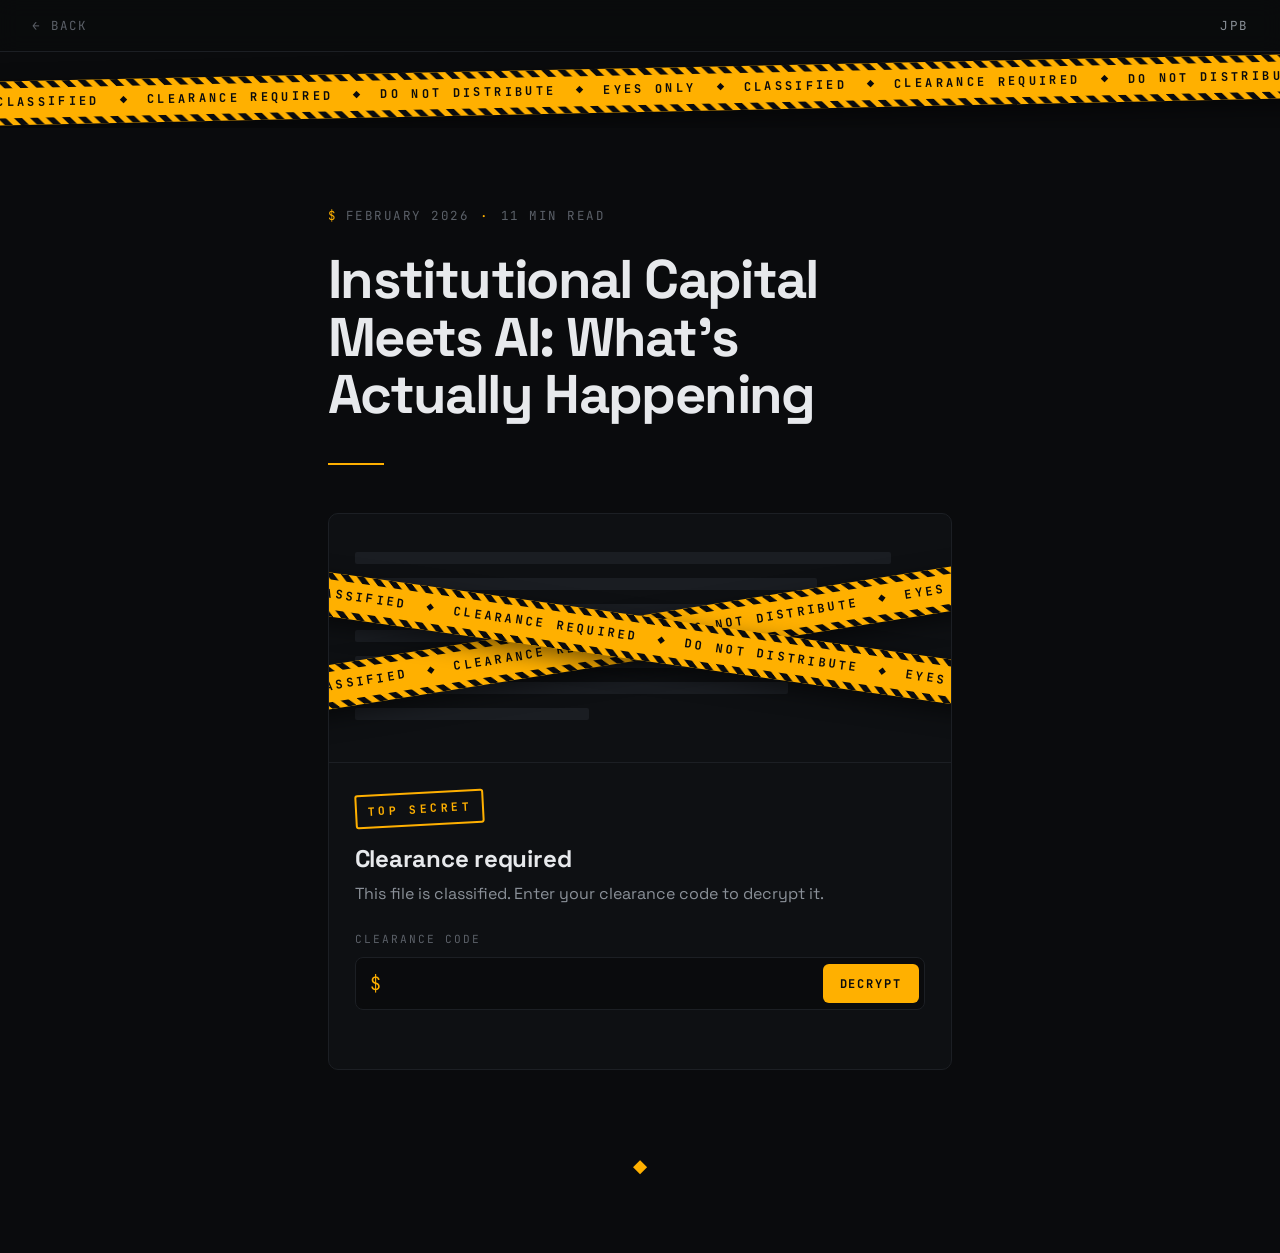
<file: posts/institutional-capital-ai.html>
<!DOCTYPE html>
<html lang="en">
<head>
  <meta charset="UTF-8">
  <meta name="viewport" content="width=device-width, initial-scale=1.0">
  <title>Institutional Capital Meets AI: What's Actually Happening — Laurence Tarquinio</title>
  <meta name="description" content="Classified. Clearance code required to read this file.">
  <meta name="theme-color" content="#0a0b0d">
  <link rel="preconnect" href="https://fonts.googleapis.com">
  <link rel="preconnect" href="https://fonts.gstatic.com" crossorigin>
  <link href="https://fonts.googleapis.com/css2?family=Space+Grotesk:wght@400;500;600;700&family=JetBrains+Mono:wght@400;500;700&display=swap" rel="stylesheet">
  <link rel="stylesheet" href="../styles.css">
  <link rel="stylesheet" href="../classified.css">
  <link rel="icon" href="data:image/svg+xml,<svg xmlns='http://www.w3.org/2000/svg' viewBox='0 0 100 100'><text y='.9em' font-size='90' fill='%23ffb000'>&#10070;</text></svg>">
</head>
<body>
  <nav class="post-nav">
    <a href="../index.html" class="post-back">&larr; Back</a>
    <a href="../index.html" class="nav-logo">JPB</a>
  </nav>
  <div class="tape-wrap" role="img" aria-label="Classified file"><div class="tape" aria-hidden="true"><div class="tape-track"><span>Classified</span><span>Clearance required</span><span>Do not distribute</span><span>Eyes only</span><span>Classified</span><span>Clearance required</span><span>Do not distribute</span><span>Eyes only</span><span>Classified</span><span>Clearance required</span><span>Do not distribute</span><span>Eyes only</span><span>Classified</span><span>Clearance required</span><span>Do not distribute</span><span>Eyes only</span><span>Classified</span><span>Clearance required</span><span>Do not distribute</span><span>Eyes only</span><span>Classified</span><span>Clearance required</span><span>Do not distribute</span><span>Eyes only</span><span>Classified</span><span>Clearance required</span><span>Do not distribute</span><span>Eyes only</span><span>Classified</span><span>Clearance required</span><span>Do not distribute</span><span>Eyes only</span></div></div></div>
  <article>
    <header class="post-header container">
      <div class="post-meta">
        <span>February 2026</span>
        <span>11 min read</span>
      </div>
      <h1 class="post-title">Institutional Capital Meets AI: What's Actually Happening</h1>
    </header>
    <div class="post-body container">
      <section class="dossier" id="dossier" aria-labelledby="dossier-title">
        <div class="dossier-sheet" aria-hidden="true">
          <i></i><i></i><i></i><i></i><i></i><i></i><i></i>
          <div class="tape tape-x1" aria-hidden="true"><div class="tape-track"><span>Classified</span><span>Clearance required</span><span>Do not distribute</span><span>Eyes only</span><span>Classified</span><span>Clearance required</span><span>Do not distribute</span><span>Eyes only</span><span>Classified</span><span>Clearance required</span><span>Do not distribute</span><span>Eyes only</span><span>Classified</span><span>Clearance required</span><span>Do not distribute</span><span>Eyes only</span><span>Classified</span><span>Clearance required</span><span>Do not distribute</span><span>Eyes only</span><span>Classified</span><span>Clearance required</span><span>Do not distribute</span><span>Eyes only</span><span>Classified</span><span>Clearance required</span><span>Do not distribute</span><span>Eyes only</span><span>Classified</span><span>Clearance required</span><span>Do not distribute</span><span>Eyes only</span></div></div>
          <div class="tape tape-x2" aria-hidden="true"><div class="tape-track"><span>Classified</span><span>Clearance required</span><span>Do not distribute</span><span>Eyes only</span><span>Classified</span><span>Clearance required</span><span>Do not distribute</span><span>Eyes only</span><span>Classified</span><span>Clearance required</span><span>Do not distribute</span><span>Eyes only</span><span>Classified</span><span>Clearance required</span><span>Do not distribute</span><span>Eyes only</span><span>Classified</span><span>Clearance required</span><span>Do not distribute</span><span>Eyes only</span><span>Classified</span><span>Clearance required</span><span>Do not distribute</span><span>Eyes only</span><span>Classified</span><span>Clearance required</span><span>Do not distribute</span><span>Eyes only</span><span>Classified</span><span>Clearance required</span><span>Do not distribute</span><span>Eyes only</span></div></div>
        </div>
        <div class="dossier-inner">
          <p class="dossier-stamp" aria-hidden="true">Top Secret</p>
          <h2 class="dossier-title" id="dossier-title">Clearance required</h2>
          <p class="dossier-copy">This file is classified. Enter your clearance code to decrypt it.</p>
          <form class="dossier-form" id="dossier-form" autocomplete="off">
            <label class="dossier-label" for="clearance">Clearance code</label>
            <div class="dossier-row">
              <span class="dossier-prompt" aria-hidden="true">$</span>
              <input id="clearance" name="clearance" type="password" autocomplete="off" autocapitalize="characters" autocorrect="off" spellcheck="false" required>
              <button type="submit">Decrypt</button>
            </div>
            <p class="dossier-status" id="dossier-status" role="status" aria-live="polite"></p>
          </form>
          <noscript><p class="dossier-status">JavaScript is required to decrypt this file.</p></noscript>
        </div>
      </section>
    </div>
    <div class="post-end-mark container">
      <span>&#9670;</span>
    </div>
  </article>
  <script type="application/json" id="classified-payload">{"v":1,"iter":310000,"salt":"ZaUGk06MHyndZy4OgGKqOA==","iv":"UvSqUG3zSqo/zd3P","ct":"G3PMelkBIj/z89gx1F4cR4GfpLg3cfp2GhTu9xSvI0Tfwy5+ldiWMUOzG3ERZJBUmArxZvwzrfpTaVbxieAsQ/j6hqJX4Zxx+pUyYqE7qvOP/1SEEss4quLYM+xlNOucQUMveu9DK/EPJzZ7rCMoMpbLiyKVHgQjboDlQGRSD/4FgYw7lCW6ljEpTpu1jMSD0kepX0RCPCjul9/XhKnyjvbbwNbBbMOnHO4vFFT8NArwEiOumegmXIHqaWfptBpbFSZH1Nx+eJw5hNMikMYdM80Pt3hsJZLHTyCtyqZliEyL0NRamyW6e+ZrpfEjZWZ2T22CSmvLiqw5T2UQl0veC/ZrVTaAH139+OOGJkSsm/G9yvwUNnAChNKMu2lEwe4dDS47eCzRzOpMnq7TreMLalOW3WEnleFwFOx4JVyUPWkvrazJSSCfCNcAjuwtdL8akO1+ExnrhKo4TjBGkYr9aQcFhfQFs6xAVTn3XyR95XO26t2iLNWwOYwTN1+/Sm54K534lMZsUvaI/FokvuKmzbH5uG8RuNR2QmQ3cnEWzNsYcy7nP+i1lGCUmAtm/VzhTuy0bcYjWNvVjVoN5+dXhSDJmsIpNnRdjnM0BybzpGC98OCexgL71xxcEz0I+GyW7u8gXx+vKF1UwASMYTd3tvOG/6ziLm/eTehAZT1hMLEt8Zg06459sjutoYLJUIQ+3k2EcEWda5Rf9wTLPxfCUu9mdBBqSwhjHToigOLpS8VAznvKgCnt4jTcnCYJi5wZpnwYADE/LgZBj3nDBqawsdmV7JFobWVJ84M2cWK0mWYdutB8bINNlTxK2NwWI9+/LrDr9+ryIwTyT2PkXOi71edaZcdArXBVuFJYMDgGqjKvG7VWHCwon2cQK1DRvow85hGyEwZzjHSR52E8pO8A33Qk7kQJNKaU0xBopFqYHa7x6UMl3WnL9aCOT871mA3pLcBev5m3wJLP0yWbpxCdgHVvtS3/leT4FLNYThnw0R95O6If2WbPYVajxub3ubwCEFXF4HFWsukxraHQN7v5fPe84qghjNhQ4j6QhRuGZefo3V116mbiD/cP1B5iXZAEsIxXszDlyr/a9ipH+KhbRgQSng5t5erzC7H5fQVIkTDCreBHzIy5OSOO/DJMRwo0vn3+GXz3y6mmyE9zs4ozeWlvm6Yb2yOGg1xKXLLv65+tL4trMfD9fJ+G6eJwk6SeJuMr7z7iVFIdL8vnJaIue/dZ0nNEujTjdvQv8yI3WqEVY0ezMwCPFoJh4PUXgf/[base64]/TwxG6kv4Y6qPKvzRcFghe9X9z7rVKs7YjRoq3M9rwmb3pJ+c0crkLxAc7M558oBgOKEnYbog1gl/McwFJMKj9aroQFBcD2uYDa9bTg1o50+DCnsAe7/j511UEzJBafn2TuhHPgr130NCFoa0WFO3hmpXJgOw5qkPTo9ARiad7kLzHDOalK+RUl35vq/XaavybrZ6xOQpv6/iZpkA7HsiIktXOgXQKDouIVtq91GGwG1ZH59DrG8MkBeGiWIIFnY6KL9lC1zosVhiaj+mKa//QdMAvlvMgR5JzbK03WDrSD0dKn92tYm73KYgkjse0Le+v1zVAv+to14lE4nr0naIN6tLrtVnK/oD1mTqJRfwg92lRbd8Xq6LmmjwyKQmZK2vkhelZEYKC4iZy6aFjcPV0/L1DG0UNqR+RfrDApEZL/FJdE0AsWroo53q92d6ivR3wOJw/[base64]/FfxuBC/ZNoAx5xkd3Bo9FVFatGMOc+PKfqPvORUMAZxJ9wE2kfNA0+okUXoPRXKgBt5jzo6hv+u5LeF0uyTFWLSPrlh8BQbJpg9yWSHRI07/7Il/x0pBiRxQwsramLL5T66z6jGkLGv9iTWmxuRVqGyP9plrkxESRmhwFHT54yP17GQlcqTLV703FmHJ9ZdO66ukCKQwsPED4pg0b7QNpiH1J6Ui/Zh0hFs3VONpNOEklsvPafpXtP/2PYOSiE5l1zmg7PHoei7BsZKcHege+ag84KbOVl7EO9FXdtMOqUl9x0TTQvVWr54i/t6EtqNpiRo7tOqdRksY6h9hWQd3YKMcD3kw3bQykVIejjTgxOmyVSxVl2GLacb4lvpVORBlg9Hy8G4PcBIY6S9OFuUrYB/yfO9X6/lkyIp1a58hGFDDGzrPjZ4mbbPXJ41bP33h+PVw1iZ+ELKi3txgdBW6I23qYkPk3SXAswzC6j82xXl6x5bU+WSuEDbzoUx00nQv/ByJOt56O/AWPoLKwzOPvpkXAbtUlYMJJl3OLeglhaMCxX+eeVB+2syL4frOCe+e/Vcaubr5PEqXqfHnxXu8qaA/+xk/HbWRKQOB8Ikvlw/0C5g9LwPbsf029CIN3yw9qWLc1fziLN2pH/Im80iqZ+i0RMjF9pgUt3HGpKaa9OKLPSO4l84Y/sxrLVE5acgDti2EFGFj0CvRmnrranWeMnFzOSpTXu2FVXfIIEoS52ezufsNgd3+BD0pwmhxjtQecDNsTv/Bo1OVEEIrM4ni+hy6qMqY+4OWhqlFT/mQhk5SNVe1r35WoV0pKE0R8sQpLx7A+g4PRV7GIOCl0E7OtBgnOf+ItQWcgrZOj2AEwJRpSek+P50F2IWMw/QfOcJAhhzv0JFCDgcExukGmVJ8TqHIbb6CvDCzyCel1nEOx/zWj8ZSx5HjqDfO1Bc7PU5Iv2u8Bw9xdUbMKJRRXgMKgfQjV/[base64]/31HM9LSg0ooA5SLarJphEogxrxI+h/Qv2ZXpCP0V0pPxyvCWMS9Zm7mI0B7sMpt9etrYs0GYBI4M8XsNH784VEU/GW9K3twTM33Zm3o9rpNjUXEKG6doJA0NwR8sVnlQkSROsnuAjdazDYZfw6AVFKqJE90cAF2kHEe+Ftj4EFDhfBHCk6mGsUFqxofKjzDm7BMBot07rI3GfoudZeq5rgPXj9fN4tc2Im/CErW6W3VoF2gwDzEtMqvW2O4O1ZQQY76fI9xfhPc60uW8rHcxzXM+2XD0N1LJX8P/7Z4mjQc3XSLoibELLO5XwWqnEO+7osL9su1/0/oGdE0jRFAqzV9bu4HwATItjTLnDat87agBlVMkztuX2NIbUvJ3fn7dOwTwOh1859tYEaV8hp+IA//qJuj03LGh4ckGdHTO8ah/tzrDRlWSIABYkSKjDLFef69ojwocsORH1HNITk8PhpWa/e5wH++HhMMRvmqdGGUt3423LuIv6Kny5vb+CTrAV0MvZmME778KDaU7uRZ3cJ/MtHRdJMhpXsWL5ulaNYtq2M8LwNe2myn5+RVwBZCbBl/+EL0x8spllZfm+bkF8MNu0mmbfPpYgjP+BxuU5SeUG4t54cPxPjz0yIuD2dyrPOxto+wJ785SP3WgxdVPl8uFqVd/u1MljKVcvIGpl5qSGY6ZWpWV/NJDzxbHK7oJ/5n/pzWfoERk4Tjbb3I98a4HRtDdaj7rOGQ/nGA/KnvquBVJtewXEbMF9yfn6u6QGfacI33CKtb22sXpcfvwC2dv4KJuFQ4mXEbEHWpc62Fcr/NLRnVWSVQxPLNWfl98hA4lWwiDL9WGfl9DDNeVbDj0Jc0disoGFWPfUaTgCc3QomEJ1CiuQiXcEApXIUDb7ghUJ7hjUJHblALRZppxzfClgLrgYLIFY6NQxgsJ2SdFatEHMod/9lpLWbn5ivC/AaUMR4Ts56bZICMiuQsS1zHckLZBN920UIuZiavAeD4RmFGOkfDwSGQHz81PCSaq1LuMF4KNTPe9zokKiCrYv1rMfHZcM5Av3kHOCAOFLf2hdrLW4Owvl250jIKqJLoTjJNhXqHIQEa5Sp8VS/T1uWNHH7N7L8jLL6vTHIxtn92OcWvYHjvYiYoW01op4PWNOwjN82odSudm/YV2x9sDTsKyV/p3wCnhTm3Xb4YNle58SeO7soy5sLCXkYg9jqRuNQT/GAxy0pkPGYN49u3tw3InqnfNgrIYsM5cZZyxVuuLHNZiVbpRxvE2XiGHHswXw5noUynU358J+bO+vdYZAulAuUfE/I8lxbHJ511FirYIFcKPE0ZZYn/M1xuVsDRG6XngsAiFMxR4rSy5OUAK9dYWU4hVJCLU3dnYd3xYoKSMfF9GgdY1GZ0nPBDVWl1B1d/QAUvpI6YcTS4yNnLNCbEY2qNBLEQUhOSyjr+FfGsNoWvJFcTTaY9ztJvjyDpI283HnwgJDzqGSAtjHuycuHef2YGZqGPnS8ywKOdutCKODpNe9ZseNNnln/EZ103gZNYzYGiyV/F3M9AmPyMeHEepgfXGfZIewXnBsTjxznFPFF0GeUJEpH6aBLkyiE7gvescZprYTKwdkPbxsSMhDRAI9QrGKIV5GxAGcjeRokQFJ262qaZTd+dlj54E+m1MfEPjC6li9uGTZ8+iKqBGSrFvrDiZNOn28JOJgz7UB6oV1fNRdLUUfDdcTIc8pPjQ7RLZglzlKe/XbS6YZYoVyGKhxolRkdlUJb7WiOG3bIv9o2AC5ThtraDrP7/74ljnKLy3igEa+x+nTcn44UmATPPW9J8jnTWig06bTzQFoxKcwhnxabGxCTEZJkBN+I7bVX798/egtTUeIIFHowhAP37cFWVt4sdDEkqTQZY47+JMIFTwHprlIm1WLBoZH3q4Y2WFOhmwNIZkL27P6IO24zxzu+FBEhtEprO04OLq9Xpo8c6i+TNBxLKK1Zhh+cL/lrAGA+KbfvsiU92V4EjeD1WwaNNBdoGiKBSX6jdWtm86uO4Kqhb+d+ypb5/KAqmoP6809tJH4d7fQvyA7ducqYpwXrijiLC7TNlVoBRfbszuQVwfinDdCsqPezRKBr5huh1tb5zu+0OD9fp/LJrLe3mH9t5rmrAcUss7EEKRwsBvGS2/JxGKqnL57uVdTz5Iv+23omvMtDLu7skPK77V3LJQevZ21a4a1L2sDwDkmNn0T6FJBjqvR4jtz2TjrQPEwdLs2bDgpkF9k+9mgrKpfI4yk/K8On+qt1haJk5dgVtiM1U5KechScHHstW1RzaxqeLDbPDNhLq0/HDR0DToO7p8Td06jlDdhpuvd/BgWoa2R1AJzTyIC7tWKTIgAAMweYLL+9sh2bMlf821nLB+tZYJdsOFMqqDDOVE+8Auq3BSBZrj+jpjt2e3Gmv0fD/12YL4HRuM7DaFeTd4dq77uyDQkQX59yXUCfgMfvrCmzRau8allD560kKzlNLyTCyEPXo2DYvWAmrp/YZWHRkJtJ4CouM7kW5kPiwc64h2+IsIPwESKOKksoMl+dL49zKfVJs39LMA1BkrCaSpE5wiGhiIC0o8RtjSV5Z6rF50qZHRssT21/zlbhtC3OG3Lyuc0vJ1oMujb4BjtfSw9gtdcFaQlAMUYxLMYTom6R69wv0qL3pEYob8iGXbdcGBQhhXfCH4hUAxbPDh5sRzBP+5mGagCB3qonrl1YNEugU8lKDXyuzyu6LsZb5UEafxbPzix1bhxv+JZlxPsYAOLYjav6RV3UtVPLXzQCgzVsrRY3YTxgnsYxoC2Y/QiLOCLYE2xiritqsg/Yf6HSLuYppRBiKhJlsJ1E1G5o7uz6wpNjg2vPQe8RU+fMAmbuuwZuruO32H8YncgfFKonZyJhdiKAAnj7V0Tt0CBhQOy9rUEJdveXKSwv0UF/j2Js1m5zgdBpM1pT0yDmVtET6rwMCfPrYLXu/l19/B12DW+Mlzw73bp3l5PfYcJXBEB58D9QAfITuWFlk2US93h+oC8Lmu5E0Rccs5pMWMv50zOsySTgZqcfTP9LOwNovc+W9xTYtTQcSd1OOsnNfdByX5TAlTp2nsqovpv6SY0xarum6x9+kADeimgORuUmDKBCiIwe8HPBFaMH3SqLKz/MIABi0AzNlO22Tqku+croGBsDOJW03fQWxQKG6ZDWvyWp7mb+LVpkMbP19xo9xm+wuDnswRI1K9UdZ4N62QoS07KxywgYANRGiDB7TWPVpD8iBU05r+1Dcf43Ga4PZzCwkhpuNt6fg2VHys7X4guRk912F0c8JQaHlyHvvXGC28DY9e4FoKTmscpX/TIHA3ypciX1fm0G6zxwTzyobOTWU2U3e1mf6yoSwJwyuhxT232K099vsMotZx6ryv9ICVBU1fg9S6rsGC2K55dou7TZcwff7gzm7v7HMs5fR6iwzEAyBINyS6DL5LJI9sxzYmZaSEkBmxO/zNMBRQ6TpSr28+iyvEucvg1tDs3yyrsFOKKByFchxYrGIOMwNsSGcOsWGmhOuiOd6fHlBAiA2ILtBtvqiuGgIOleg3dgQmhgXQalDPZhoM/2jfL2Ejzq2tXVEf2jGc5d9asfiwVD1rbFLlP6ZnfZPPSCLwcvU4adO9N2q7oneB+wqyMQc7NCx1HhoybO5EIryf9FAtodfF/tCBFONKnqwC4SZeiX2Y7ULUlua27oV43QtYGHDVGVbwAN3vPqPRY0ZXuAiryMdkjpEynL6MeAt9yT6J+ApoWEfEqKDP7EzvUyQ8cOlbV+0ht/usW794UrL5XkoT9kJ1lF6xF3mSZzX6/TWxm0DTqX9QGJz5NJp+o6oGSZg+VvxZC0t3RKZoiD8kaL5JCFMTyMqE+arpcUhlNwh6i66ZVBHxX+u3MwDwEuonWseqwvrOoqU3MMu3HDa80ieURKhtyralO6kfq93Kcf2hfNj3SiskZsC51WIesFLrIF+NhxGkV074/mtGUU7C7EBtyMT+tGdBqgryj9+NhE7gUv3YSpwWRw3qCiFOjaO/R0fGbBZSvzJAQhlVdt+Nxhee8pMWYQoLY3Xa+rq6SaYDgqCGFtbvroR9G8+RytkcDO3r8nddGBznteMOHQXvqxJ2JnktBT0yLrnA6w3FRZmPQLsVb6qC644WJeXcFoUltyDHLQqrZdIj+yT7zdY4HeApK45RhfQaI0Xd/L93xOzeUEavO/rcHjSXXzx2YiWTB7DIXKZ5ylwxFNzeqzI0wMA/gDKQil8EB4osWBGSp3I3rMUZGhMAkW5I5C1NPGogOqosMJPUO+7lcj1NTx5uWXW6fpbYwH2mIJbFrQeDLo8B0yBFOTEQvNLh6IwjpugYlcrFWTX/jebFvPSZjhET6IhaIgGr65a1buc0uYanXAn3fTiV7iePPTnJeBTWPR16j5bLoHB/fHBW/toAZ8YmDd/B5YrWjXkiccfQsi7RoVicN6djxNANaUlJf1moEI/ofkddXWBiU6xcxmai1EuoNlkuQ5lm+ofEASM01iXXtEG/jOt3PLTz3vmY/eL6dpf7g++IhiXEPO6w2dUKtY4Fc+WGSKkbPFIYV8EhfoUOfPxuRaDXOUSQaVVTIb2LVw/HCFr7Bhn5D3brx6fNEk9DWJe2s3Q7IcTggZn1Ju3LWoVSdfMAUKC6iSaaHkvazQPo5Kw/9UY8nWqSsA90k5DQ8Jwe4lex18FIk76NA1v51CJ/ROVEMGBWORGvG/9mOXoUclnMz1khI4RWa7ExUpqqs24JqqFdBU5kYFqA3+gcQlOom9QbVFRYT9mlXEDk6D+6yvGqZwoeWjlYZgLKMEqleJ+qq2Z1Z5c5ZyDVwgWB5HCOhqXHlOi2rW50U5nVdkXP65dazXXnNYcWy2XhxeYi4WtHJA4d8aSlxkS/V5b8WnOXajPR8KqC7mEM+AtVyZEwq0UlScqaN9VslNxoN9qkVhqOjV0uJFTq3+9JhKaL+h23X30UOj9n1sgCcfB0q/B50T/knNFZIxFpAUIyZ5LAgBSjYBUmsTypRJTExLZ4tPuzJvGzpfR7MrDhb7YzOYir0cdt1nCvK4KDC6IcEM5XYCEmc2M6vp/85txJpUawuPZv9uRLkpnk1tlzaXR/J8mf9SeFBDVx4yNX4EsvewtOeEhmOGszCF5Jt9GdbMhoienUUWs8Z/9QEF6R7guIQ+JPYecSr1+jgeJo8pUACet38QFOPyzYHw4jDBHIvNCE5Rt9fdx92vKSkicwZxnDznbgewxcGcvdsWTcS9MjAyJoBO/JnNdQ/IIFCEYUvBevIwrEQogJ+qwvfPJWyWoncTcJM/+3sI/4iGGDGdXDAg8Atvc2kZilcaoAjOXXCK0ZrXDyOfeFpbGZj2nvRH9DYyvngv5uo5/5AOSt9vJyP13nkZd9YL94Pg8l1xuDi8f+1Xdi9U5aO+ij1rjUUXLJf6X3rlbwqQ+GJsMYgg47ylqyHIuu/cmAqf9oSIYaD4KbE2fYyguaEtzk/PL9NtpG9BDatBGgLzzlDbcW29YMq/gZCmg5eNH+vGCtoSNm/lpQ+MP7B/uMeMYCBtTmr90tJr76I8wsvSbNkOR4lKEQqJPj/gjaAC142Sz32J71TSvPDPLx63g7EYBfJgeeU90WI4BjZPsiOepns2ieRz9N8+E58nvRBWS8JqsR2iRfF6cT+iQ8wkDXeDNMc89uvauT3RNkVjKLKrVCVbC5vu0I2abjzxHdyWNG7AE4K0dtIFH3NshgXhgZNWaxA+Dev60yvE2ERaEQA+Y3mdyY9/hZ5Jy/0tlK98V/UQ5iSWiXRftTH0aS9xlRCwiWPRTuaVEPEwNBRFnTdSRAlPy+HMl6iUbrbpSMQMf4vVFBTCmNcq6QwV3QXQGkDBcvoAzF2mMJEkDk0E3Q+9Rr5Fp5CNC/Kxhq2MMmeVtKaYLL63Bi6JGIfeGcFi2I5pX8GVi+2k5+/dicvZyDYE2HQwql3dd8Iio51kpsw2+ssmdTKhjCA6B48BdzsB8t4zgDL46s8Fg8HWpLO8zgV+/[base64]/hmgPxek+uOFO0ubK+r7HNAjEHusqgJNX6lVs4mxQRcH5UREuT3i8vvF/bqonSYflKdBUgc22LOKFJ2pEFyqWx+uUeCEUF6+rt8ckcgkXEXTczzRmzF2KH4oiK8KBRwbKQERUPjflIBCcvzISdWiCu5YYRcJVRPX2Yopr1besjeTPDewXj3/chnRY4xT7HKkgA0yJqNVPVqRRIFKoXArw6gCJ5mM6ErwjxGAZ0E2grQjwCILOAnWmH9/aVrpHhck6eRpiojDah3eOwqp5luWRogIl7kKw6pS8/Kgn26q1FSiG2Sw2+4el/u+LC7W6JJ/eMLGc+L6J9ZPqMkj+gd6LFfGEKwQQDYSzUl0gjTSV8kdi9xAwk1+HZv406hkR8Ji2bX3zza0PI2FAj/Ebi7PFF3AqIjEZY5qrgFPC+6C6G7PADl4ALgIRmlPfz5VcpFEpSVUyaWhjx4N2B6lacbs1kXZCTWTDMe0URj+TYBffWJLXWt4inb9TB2zT9mg5g8PyJbLRL+6WM3wIv9dW9NeVAqeR4MhCWNA8QDpVBuQva5bH2HFixshgOmEvnls+sjbj8P+UpV+/e9cWznnb2e66gO+gfvt42dg9A8tFUvFrR3A1m3s4BhsdvWY4FgQ0U5MdSyexw9Az9TrkdC3Z6QMM4o1tD/msyYPPBE1fE1OqBc1DqkCIAT8LKY82wY9DGDZ2riKKMhxGuo+P2yQGli8ailuEyTNAAWWU1JSt9b1qrnW3sTiY2LB4V2nrFPBSyV8xUZ+TPsCTpC7U6S02hNkot6PnFPyeh+6Z/RYPheBDAHJYGQdPVERL6JTVe+T6dfzQH6peioSjxvau51vkn7T9CQ4U0oUu4VPrDJyM4pKhm/vrI4oCc+QLjh1z0Ae1gyxya9JMnxTpssXMahWG2MzaDzQQX7ryCHwziFCnhyJORJhlgeDjSfpljlOuO7f05RHIGgXjQh07CLK4KP31mRftK5/T3tbPHaBzhwy+6/6W9q6XGlbptseCgXL16yYvx5LLGvp3xWU9eJjgvh+zmuKwV3Q11WJT4RM7GmmcqwYPnOwU6g+q4RW2uKaprXJyXlX9iSJEHUSy2rnUOcQ3dJJyqxT74gdChoWa2XtWW1RHVOTyupcxfuP8Qj2x5Dh4NcRYH/qHv4tv7f6kdU27TeEzTVtOIhtPt1VbgIJaeCz8gVEe5Tsb/[base64]/1U2twCk8r3UBqnfCxK0WM4cANlhVeHwJjZ7jtuDDMU4Yu1WypGFvtrvAixohP2bUBpI/fspUbx+TEgM+9sidFiFfzXcLFBbf2bSVTHhp2V2EaKETx9sqmQUfc22YE7OSwItkPNsEkIRSDPbgre8/h7aVB1PT1X0llLPJkVvqNOAzTkmsGHZFv0mzd9Zb3KYE1LecvP2dVdzeukiFqb4+7YStP8a7LP+5hDnfRaYNk+HpWXHlfR4MJeMoZugEXmiUQUNWrfY0XW7VbiaE+Za1LObEK+OYhL+VeUGmwwZ2O/qlpQJY85CbJ+WVFQ8AN5yRi3+dpz2ikKsQeZK8UkqQufIc31bMW5qqPYRK/FivyiAbIHDVeDROuxWEMbgIQiePSIqCRtbHEp1zJ+h//xTdhS4J7xxWBL9ctKh7JdLzTjJ0UCCuvqZJVKok3IrcvuqqKVu/KMR6vViW0CsihVc00UZBF2oF+R7/caxkd5Z8wtEOr6vTQJtiiNTq7hGcppSwnQVu6Cywx2K5Fxv9cf54GCUGVWFCXFPflKtPb7YKy/W4BYK2d5F26My71f0LejDRpHkGVQgUk/[base64]/s4YonBDCI8uwNOT++wCUo2VWF+PXCI0Nu8dBJV85qw5V+5Vc+hw8d4uFs5DVmadK1dororLHk+pmHw75oA13wWVFMD0efh8i6IEqpzTLS6WCCxYSdj88QDsrBtOwBvMCmsfNhccQjK+UL4KgwN/SQkUdN/N4myAuJD29rHOp4vpAxBJD3QQGtezc8ZUGaudk8Zxq4oWYRLmGXwdN+VSVJtayVmawLhdDFbolmgmp4/UVj3va1Ry95AkCFivZ7oQHZjt3L3u9dH5vqxtq9mkqh/GoUrz61kBns8JhdrLw0lAZdPjo5y44ftFJeoq8+fWcRMfE9KjJa9TfGvvS09HGk/+TtT7E3fmubmW7axrcZReAwTOukElduHrTB197wBuRAZOAoYlSw0BioL4Kk0WJPDufW+FLMPA34VLpfV1RzpjAgMyUEgyLPvZmIiqlWdWVWbN0qdPd0dCDsBrBpeM2/aAJYT4GcxhKuHUsT+x3nwsdse/W4Qpx1j+kHgs04RUeCOOLXJymWGX+ShF8Dahb0v9tsaGT0FVsHfx5V4EZk94N+2uDlsEiPmgkeQ6m+078HUdKu670gBOVCcVwUGTKH3rf3S+jtQ6d+s6y/nfvEVtVwfo2CGNkDZyPJeg8YNX5NSfRydMXS0e0A/yIU3WOAgd8H2NWqLRRtVQV6wbDgO33uHc6i1eBMnuYQ5uNZiTaID76ZEuTaz7UWfqxa+laXYCu6kzJOGnoClGpfLVtP80eWZzaUj5L0hO/[base64]/4qAzi96JJR5dk0HHhI3oLx+KWQtw3WZ+kU+90C0E/I0tTQkaOQ8y/NyuN4nHMh1ipFVq9U1707IBT9GqjLUi5LzWt8d1OQfD2eeY3+kZtxr4uju+EwqyjKlZMt72Dg4qaYNoo+aSbW/vQM2Ijf5IkmODWqW+bNZdYXJVXXcEHALT7NQjwmxmEz3h7tj4ks4851I1e6lAUuwzOSn0f/HFaegvwpSNcYMB8rAVPjw7qbSa1DdbmpZnPwAIoX+UZ5F88THVozO0abKCb6xU3cc++9ylwyFSPjZvLHx4HbLd3zENm5DnZKPq4UTi5hHcA7y5n0W9VQT0JKiabTcBthpMR/vt+nSSz7TvtrS62NNMPH0bl7pK3YL1zR1KKBM7Fl42Ow6S8ANiVNjdhQVy6/BaV4OtIwrsR2Lu/5/CemhtZisH0VPp0N2pG2oTOw9dRy8SaCnZ6/LDeeZNybmxkJ7eIxm6LXl+2+ntO79ErQtHkdDV4eq34X2Let9j8xO9ubT/rGhax1KLa9ZW2+EwVXNsthSL1pecRSNG/Wg09hKHHvjX6pZDwol2/vH93v0Hf+BHrsMqqIflUgFR5uA/Beav/gv7G7FiGF1cVctobu+DCGzwtMNKmylD3Y6JKJ6MQ/[base64]/Rz3Ih6BWoNni+S9Tizbta763iU50RpJ+soprIUMZspzMO33sQTi0g8P6ufUUoLIDD8a3wTTm/[base64]/1df5zU8VrDX99mHfoSKphcJ7Gx2BJwVfhlWoFCP6ObTJ3unOKe8bm/B7RGnV6Rzo+2grky/DYpmTCgW/uiZpqxLO3suJ5S9Ywvc7EWmoqs9XgFG6u3kiQ+U3XmxtQTyZICtnALtaK0FhyFHI0qiE5y20QAX0fL6VMngYYpgM90XsDoXM9gX9lWm/ieUnwKLozFFY3PXAH72VSU0UQiTC5fQPev4QdmXOPg1exSgKYKtcPcr/HHr7veYwbAsJuKfWlKxW1b/KebFqfXL1wvlmUFcDebxZCBO7j2qDtosPWlQ5plbqzJL/WjFoC1pDgZZTy1pLlWbpzE6tdvyh91VirytQZXMYG7vGzRyS8Kt4pK9+QA008mpjYlQvO2Ec8AKYr35B7MT5mqsYX05lLcaPx0S5Q1MGlHGfcOBUoGJVpaeQOz7/aPTy87PO+CTHUW3PLDRddiq+L/cgapepsMom/P2LVjYxw3X7vsv8RONNtsL5lNxY5j552CN36UNf5q2grc1qKuOjNfCKy96X3G7B9o5zpyNe+tjb4iCfvGlBqRK7eRIv0VgVnCo6wI15YFdwprrxCzxZqbiotRTNDscdtWvxR6J4xsE2M8eW1efLT7IrP5ByTo9+AXLtzHRbIyKa0MHejDHCfro4IzhZLbIYUcud/Hg2edAEiVjbwtwE56/ED4PnClAb16iChOZRFfQCpBP1emXbAjJJ5+NYsCfVoLDPPmT4oNrnlUB+7kG24kU36SaxTWBubV1tZS03uzLU9YzUWklOFRFr7yjamVWqoBV4tVCkyF6nSUQsqQ6p4OKx1/pDgb4lAvJc9I7f9bRLIrCurOcAKIdB2mw9Ws7SYVuaX9DcMVE0WL2um+YzVLNWEJNntfM0Eq3faPH6dzb/FXHxG7XdqDdFbHgXPRYmsdPdKE1iBtQ6Dzoq0UAXScOxI82DYqJx4HBj6TvsqRxWwrbmzhtEZkB738cTTIOttRvaQwmBffztpsqog20tBTSNnoX6yQyki586qGE5R5Dv65uuqGEYthSRYbTDeJ/xG60QkIxFUPiQjiR0tw3an+ShoPXCwvRoRp6Y8nGaSYouWKQYzOmo1kGr9BERkbW056R/67EGTb2yZMLvHAa+z54qmc4AeWiDml32dJkj9cfNtyX4PckYPCVC4jz7w/[base64]/XVV8WCZQCpDCtqtbSF/rFOQJ+s+4fFBFf31E9Hb1Bo6RULjhY4Okx70F969ustY9eFS9wMuOD0wCpXcCDI+zjLcqg2tnv8Wx59GYic+FjjCgWT2ZfXVhwG5oj+s0NX1xX1jGM/5BWYGxk6bHYxmf+6/NxiFNmtsgt+geKtLxiBtWBBepczzL6sn19EWLYbDX2oVO72zbjOkAfcFjgp/BQD+/7Kh6Wr419hXJf1wU1ix4XGUsDjhGOxcfQFrkfJ8sA3Xj7jum7g09xgSFYAaNagtz1JAwHg+1gipKMvQN/E2lZ4bs9biAu7KgTeNN0cms8i/3TVBVHo/IStGkf7atc+huA3vD6kPTpapS0odibzKWyWyjSTvokGDy5IvB9hJ5YIQMp9zSFp7EBQ/iz4+GtGIryu5AiT1HHn3T5xf22QoIUg7p0I6RICdCrEaw68BmScet8YUDnAQGHxpSX1QFQ2OcwMcaaKAwUMkSIPn147Lr/uwAB2lKnQcuZtdUsNlNC7OhQXYgF5DvdrP3oqPU8+MaXPbyUn+qidJ4ZOmOLZNy04Ba++QFTGiSvH8XluPh/kZask4aVaIDOSXzQEEbQg83zMsA7Qu4+Lr273Q17+gRxmIQOOxt/p6jqdY5GyNFRFrwPsoSGCFUwWL/U5GlWXuR1bRUqOvkwAEiMUmlpPAnDjna93gBxW7OwIy7BuTDvckAtuCBzg8bxjQZFv1gydaZCB1IIzVqOJWZ9msUfGO4sfILnRyeA5soUozlwvAOipj1kZSeDfYWWv6cHfwmRev2p+xrphkOJV/zYraXWpvuazeEEKxJinxVEw+jRCIACGg1Xy1E7W1GDUDHVzNfohcC9k1dM68DJk4pRSKTKWCx3c3mvpOaxhgsBgU0ThhkmBt9i+EoY6q+LkAJRoixyB8dBak2lhD4XoBUThE/JSn6oqqmYjr4E6quh5xx9/60DnoONAjrnBnqU/KypF4zrhuun0Ztbh9rW2jk5Fw=="}</script>
  <script src="../classified.js"></script>
  <script src="../script.js"></script>
</body>
</html>
</file>
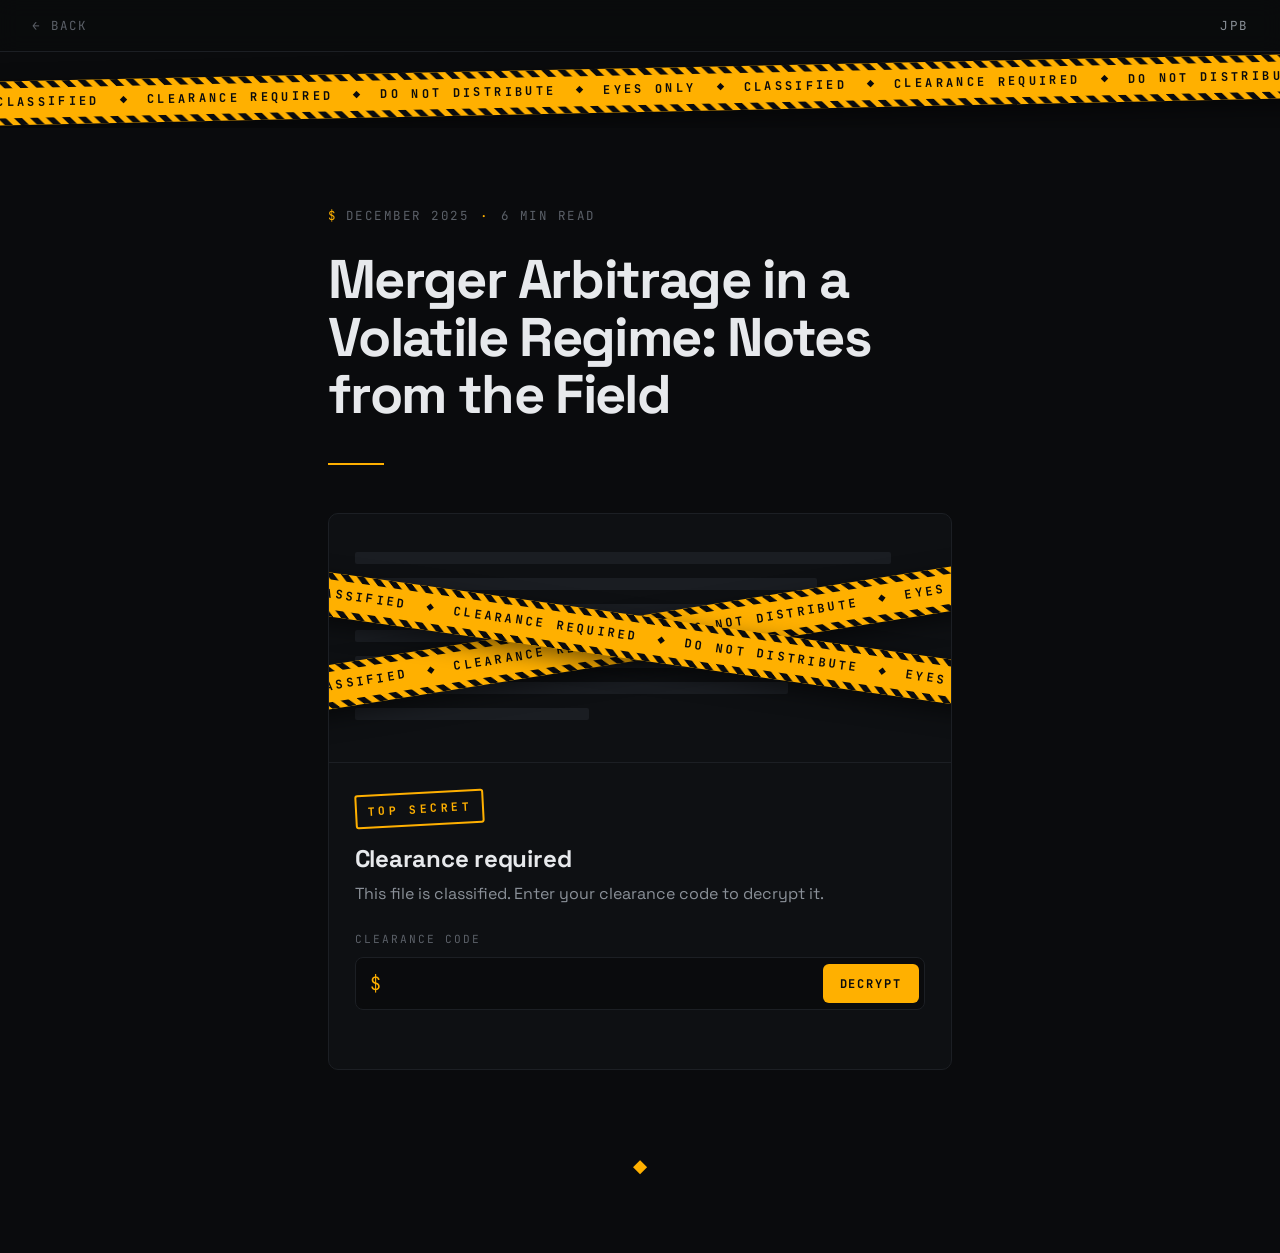
<file: posts/merger-arbitrage.html>
<!DOCTYPE html>
<html lang="en">
<head>
  <meta charset="UTF-8">
  <meta name="viewport" content="width=device-width, initial-scale=1.0">
  <title>Merger Arbitrage in a Volatile Regime: Notes from the Field — Laurence Tarquinio</title>
  <meta name="description" content="Classified. Clearance code required to read this file.">
  <meta name="theme-color" content="#0a0b0d">
  <link rel="preconnect" href="https://fonts.googleapis.com">
  <link rel="preconnect" href="https://fonts.gstatic.com" crossorigin>
  <link href="https://fonts.googleapis.com/css2?family=Space+Grotesk:wght@400;500;600;700&family=JetBrains+Mono:wght@400;500;700&display=swap" rel="stylesheet">
  <link rel="stylesheet" href="../styles.css">
  <link rel="stylesheet" href="../classified.css">
  <link rel="icon" href="data:image/svg+xml,<svg xmlns='http://www.w3.org/2000/svg' viewBox='0 0 100 100'><text y='.9em' font-size='90' fill='%23ffb000'>&#10070;</text></svg>">
</head>
<body>
  <nav class="post-nav">
    <a href="../index.html" class="post-back">&larr; Back</a>
    <a href="../index.html" class="nav-logo">JPB</a>
  </nav>
  <div class="tape-wrap" role="img" aria-label="Classified file"><div class="tape" aria-hidden="true"><div class="tape-track"><span>Classified</span><span>Clearance required</span><span>Do not distribute</span><span>Eyes only</span><span>Classified</span><span>Clearance required</span><span>Do not distribute</span><span>Eyes only</span><span>Classified</span><span>Clearance required</span><span>Do not distribute</span><span>Eyes only</span><span>Classified</span><span>Clearance required</span><span>Do not distribute</span><span>Eyes only</span><span>Classified</span><span>Clearance required</span><span>Do not distribute</span><span>Eyes only</span><span>Classified</span><span>Clearance required</span><span>Do not distribute</span><span>Eyes only</span><span>Classified</span><span>Clearance required</span><span>Do not distribute</span><span>Eyes only</span><span>Classified</span><span>Clearance required</span><span>Do not distribute</span><span>Eyes only</span></div></div></div>
  <article>
    <header class="post-header container">
      <div class="post-meta">
        <span>December 2025</span>
        <span>6 min read</span>
      </div>
      <h1 class="post-title">Merger Arbitrage in a Volatile Regime: Notes from the Field</h1>
    </header>
    <div class="post-body container">
      <section class="dossier" id="dossier" aria-labelledby="dossier-title">
        <div class="dossier-sheet" aria-hidden="true">
          <i></i><i></i><i></i><i></i><i></i><i></i><i></i>
          <div class="tape tape-x1" aria-hidden="true"><div class="tape-track"><span>Classified</span><span>Clearance required</span><span>Do not distribute</span><span>Eyes only</span><span>Classified</span><span>Clearance required</span><span>Do not distribute</span><span>Eyes only</span><span>Classified</span><span>Clearance required</span><span>Do not distribute</span><span>Eyes only</span><span>Classified</span><span>Clearance required</span><span>Do not distribute</span><span>Eyes only</span><span>Classified</span><span>Clearance required</span><span>Do not distribute</span><span>Eyes only</span><span>Classified</span><span>Clearance required</span><span>Do not distribute</span><span>Eyes only</span><span>Classified</span><span>Clearance required</span><span>Do not distribute</span><span>Eyes only</span><span>Classified</span><span>Clearance required</span><span>Do not distribute</span><span>Eyes only</span></div></div>
          <div class="tape tape-x2" aria-hidden="true"><div class="tape-track"><span>Classified</span><span>Clearance required</span><span>Do not distribute</span><span>Eyes only</span><span>Classified</span><span>Clearance required</span><span>Do not distribute</span><span>Eyes only</span><span>Classified</span><span>Clearance required</span><span>Do not distribute</span><span>Eyes only</span><span>Classified</span><span>Clearance required</span><span>Do not distribute</span><span>Eyes only</span><span>Classified</span><span>Clearance required</span><span>Do not distribute</span><span>Eyes only</span><span>Classified</span><span>Clearance required</span><span>Do not distribute</span><span>Eyes only</span><span>Classified</span><span>Clearance required</span><span>Do not distribute</span><span>Eyes only</span><span>Classified</span><span>Clearance required</span><span>Do not distribute</span><span>Eyes only</span></div></div>
        </div>
        <div class="dossier-inner">
          <p class="dossier-stamp" aria-hidden="true">Top Secret</p>
          <h2 class="dossier-title" id="dossier-title">Clearance required</h2>
          <p class="dossier-copy">This file is classified. Enter your clearance code to decrypt it.</p>
          <form class="dossier-form" id="dossier-form" autocomplete="off">
            <label class="dossier-label" for="clearance">Clearance code</label>
            <div class="dossier-row">
              <span class="dossier-prompt" aria-hidden="true">$</span>
              <input id="clearance" name="clearance" type="password" autocomplete="off" autocapitalize="characters" autocorrect="off" spellcheck="false" required>
              <button type="submit">Decrypt</button>
            </div>
            <p class="dossier-status" id="dossier-status" role="status" aria-live="polite"></p>
          </form>
          <noscript><p class="dossier-status">JavaScript is required to decrypt this file.</p></noscript>
        </div>
      </section>
    </div>
    <div class="post-end-mark container">
      <span>&#9670;</span>
    </div>
  </article>
  <script type="application/json" id="classified-payload">{"v":1,"iter":310000,"salt":"DfD1IIzxvprCUdIjX0PxqQ==","iv":"+rHgPGl65bEcla+i","ct":"xR4qeXOKxSrKFfuqsv7kglzkEBD7bHX7G7lPTFtWXhG5MrheBpEOeB0MT7v9Dstly8lfupQa46gGp2cnoMAMUcpFppBkPGN8wdUDBzLFRvh5s0Tc9zhIFUO8Ttgmv9C4WWeMSoZkvy7+ctaeagKhN+wf0vtW6PWJzti34bw74JQJJ1oUTf/xXTaqE4u3nfqbwTE97Kn/9/4OV98X1COrSUTCgOfo9uXzSjRmw+axCUnsL6htcwmMNpemD9+FMjd3FqRLJWhK/inTZB+vBlupx4bSs1Mc1G9/uxQuTYzOuEeNJynDrMO0K9IpDlNXwOK1PYKD6N4SXSU3ymDVS7Msi4DeWMy5HVpUSAnrmNwjcqlP40XfguSU3WEWFm1jIT0UkPCXM6gvI4Zh2MLoXfe/JT4nMW27/nMz1BF+ZfzKLjQiQD2/8dbdgkEfGeX/SBUJwFjECCfcStO3nkSwoOyMYoGsNGAKE1cIduOj2vIFGepKSPfZ+I+8t4wuBo575cLTZ4cHMOfNBxRQt0uHCQPZLBb6uB/LH+SjJOaI7S/v3I5e7CjF7fqolq9okIgnNIh9+WmJmSbxu7wpNt6HWhdEYSx+3Fsiii++sN7ojIAWPMRyv9xIq39rwFSTKbJj5X1uOyC+SX1n/Vtx0hAKJTlGz9lYgC+tgy0jM6TFG2rrX87Bxme4dTRO6gHZFgehpDUzCBHPu3HMyxiXcrhkLrjKxs/SOLiB4M2dZba65dmUAtfCoN7jaNiVrkYXEv376Z6rBURfYmpL43DLuF9/oJ9iZ/rD7R76VM31Ta9NsXbTb9UhWB0fHhApUyb+bENn+oaDaK7vL9dktef6Nrzlt+er0Pw67F7wghFQsQjmMl3C8qegeraojdl7Ak6jZ6QUA9WEVfhCAiprQXLJ16729aisYkZfViSkcB4YEGnIevQANd2DV9KUFmrMX0EfrJ/B0/kAcMrVzeTFSqtyI9RQNGe+nAUEmT65GNjqeFf+IS3ErO11au8ItAl02/Sw1ToiWoJVWg+fzIfZZ44nxgBxMZcZcGA6Pg+rRfrsXrr+7d0SbqPiPyQZ8d+z0m2hmbynKLdcnq4D3j+LKnt6O9FJrz41Vy3sKYILXewKNC+ujR+AhWtcbV48fqGDDIldbhk8pabpMtCDXBDtPNawNJ3/1fDKFJN0tbxZG4dd+IvDjZ5L9Iu5NgdWmh69bVcg7ooYJz0ZmuadE/OvIefWh4GGXQF5en5c0DK0oLSN0+qAMmz3BRdPUW9wHG1PJpX6kF00ObXgt1cc1CME4C0RxOWRZ1GdZqnAWK9U473cVaEDzltGpj29ZWgiw1T/jFozH98IR4zOOTj27uc473/GLQ+lMzWKT1T0QV0JDP7xWQNWOBPiLr3HbCeADWH9qvFArtlX8SMxGjNIVSg0WD4yyNyBIBvS7Tn2YVA6c6DOMi/kuYKmQd6avD7FqwsWzG5Fn6xovwBEMaVvAvdGAVv6eHeWoKUqx0RYzFg7xnrn7A3hdOWimMvBQamqdByc7vxmf6jffm8dOmv+ILVPeJlsyGHaHadd/rIoyvKFEkX6box6Q2tAUwYodH7OPUCORBX4JVqXUVh57Dl7SwrvMWE+VMw/ltaz5tzMAnzrAAtRFpCnvYOkdpoUUhcQk7wvW6ROQtzToh6WmAzOnE57gCeO3WyzuEGK5hKf4RIPzTAdfFYKQ7CCbRo54ufasrUCXneTelkdCEgSVDTHsli4D4vItt6qEsyxgj4PD7OMOKxgvdyEcxXuZsPQ/00UhP2ZER/[base64]/JCUG+lwMBSdxZaB9xUKx/Zku8mh1irR5lR2iVg5YVzyYclEWPs9c6umSQAqaW07Ac+rRuJpIMZytHKlHnlcY+FeeQF7mBS7PG+0qAasKWf50UGy9RkaHunL6agftCYDzSMwb0sE2NU6ikURQ9DXiYB4f9mf/LDNsqEaFjTnXbtqbrcq5cCF7N518/ThVIigyrJSgwnLx78morqUZ9GbCJFi06daUaUMqG6VVmMJc0pDaxSiYE8XxuYJ9W47Re4jvv0DmWN1/4CqwsdLtFwvhz+VOoC+8jm1yp9TP6X+4t1YKjanLs/dup/dkeGB7rx1G3aVFWKlp+0wa2AZL0SEw3tvQRuXW0BTiTK2MhdFRAyExSYufqTyJ/Kj/AS3LGkThydJfBpTkPNnAJVoRMUyrIliPwp8mrT8iT/OPCBxBNQg4diDQ/kyq63T+OwBHoigEzmqa46KhA7351CFrEMPAi8Cm9AeTf02Oam0ukvc/S8dYAKueHvXvDKdlZyD+vEpRJKmCma52XRCn68Q0ODZTpRvvtOzm/21PZC65azSe/WiWKU4UoHGNGUJZ/c1Ap4kdpqBPXBq707BcX10K/WnTOBNqAI5vwYvHKBpiwv1jhFmhxXJGf0Mf0FQ68omg8QZ1Ill2htM4mIOj/n3KmOLh7flh2iV5vZuQ+RCj86uWExUJLyx3dhPB+aJpzDhWzq8iJqr33fg3o0lHFkN7iS3UaMPDgX6jrhF7gqKBsXYRkpy710kPsF/w/wN0JX2wb0N0zjeZiRGiA80eWdpkU/3TqFFfBnWf70psoOBKx8H1XKlpvetn7go/2H0tTV/RevVSs9+9iNcJDgLPg1JYNExwGXsj8ZY9e1Wn0IDf3a8mYr66MY0fvNNKRFsesqUGQlZ+J2sy/W0FyrTPPJIWhqgVm1ZDp5q5/nYHhOrmcQ+xQeKghD1EBm3kqbV7/MNM06PZpIM8W3PSxix6JmSAX8seNqFs5xiFCYy7qZohKQmpc43FsywFnxg4V9VZJDY2vFN4EGRHgd7Xvdci9ur/q5NhNPapgopC6LewQnu6AouiH8hYKiNpQEoDfRgr2sDFVHsblMx6l3tXg4UYF6BuckBVBI9e8902xKHogFR6Inz5cNfhJFipmtjf/z3B0K9lJ59ukRT+ldnGB4gCITxZDQhb+fO+9EwKntpexZu4lX+EtNHtpEKUUaKdPz8tp7rTPg1XA7jTHCiV22TvEA/tfYi+NUgQ8gq1pDIwVAqSzlYyOLCK5YU/ICiKurZaMtNH+J362S2/[base64]/zM11dUwvBqJUglwdOZxn+BVIGk/xG33cAg9DbMo4D4cGIHX2nL40Acpq6BkaJoBOWVYlBUS02/1hHWaAKVJMbabgCblXjj/ZcMfbp3S9zsf4vfg1f6RpdFVKidCOrbYP5YimW7U2pQDGL+7jSQ6oqDLkNfefLZq9t5StXglbh4RTz4PKjFSTySPPnAIpgSDb/ktr29COzW5nlb0tJGnSyPQ8OSsuHoxg2rQi5m8xhRjhwIKRlKfkJaouQdchd2iRprjWNAVx/ErX6yerr/wgLmYXYn/L+2wsU42kHmhx8WFaQ0CSBWHkIvRscnPJtEXsfoTEDf7eV4jtAdGKkfXU1tB6Tx6XqIb0EWibQPIL3wbNYbmmUrIM5U8LoYPhTnqe9O8e0dEhE8eBy1prQLTTbwpjo49UoEhn0v5Fa9/gMDqcl10Qo9SfdjMnG/UrCLnw+XlqBV+C/wlF3ifGUGVUAeGPI+YjgDrimMtuEBrEJbBkul6/ZiBVICn7WV/D///zXGFJYhqIMJvl+0fjQ10HX9nq+jFceZC1gjixxyebiHrCuEjL1ksLLFZUHHrCVbe6iimsuC6JtSmllUQbxdhswTqpiVbxjkNYIsx/my8WTPir+gFsfiwqIyo4NDJP6kW8X6I14E4bOYok3gp12efWw4+FOrom6TzSLilVJ6GCFZlHCbE4sRKIjuFfNM3uqFoJFGOTq84+qDntcUxGfaVmywdzSawgGieorpVJSeZy3NSEuW/rj5ODcdPUF4rQQEdKn1DIrlk3IJhq3JLZgWyVFSqOraoJWsJdN/eGj5pd/6WP7r7HqVimEleJmiMZDPOp0ZjT9ZpAWjNOeOiMdCzdonKf/nDf0kTBLB2ednccjeOXqvJF8RgZCtvJrrVvHolw3xKr78Va60G6Y/SeUOKm/[base64]/eEPwlUJkTrPNsFfTQpImxgYaIq03rO861eQb5hUbxM3qBFCIa6QlieyZCJWBZmi9CBBJVOas/nNOPkhELWS87YXdV3xWux+kFCyC/l5MC6z0r3Wi2FWp4FBWi69KaYum4KvB+HpJKVx+UPRkVaeHISQFIbzAiTuzB95OcDpiR4X+O2GCFcLn63pgojvX5QDIa1YD860zYbjfC0jceeabLoXun4ZIa+lO5ir51EmdC5t2QeasNGMo8DEGfAvKr1QYKPUqObMGgRsVNK6/jrRDVbK6CV2UF+PFXRWTu1xVvSReDb2b4W4G1iCokWGFINjfst5DT9TxjY21qBEeIiD8OdbXZad+4KCV/mRwiixt8OW6PUthDGoVPMzLsSliRv8MmWHx4mRAwqSQCYtnLXXwmhmvXLz7drisNKnevJRXwQxID+Juo0A6tvBf9K5AwRjBOXs92RaxFy40/w/n0ZpSMwbfZMctwUHz0AisqtK47VWX+sdumqwKi6C8JgH/YFt3C/ZY81DSZXCmCW+A1PCdjxzdB0iLd+P1ipVz4Vl52Ks7qY9JrIXfYHY8pjZw+i3OKKIjeeP/lJKkyQBrdmKArZQ+PHV3vQjvkkceaCVYOszbJ8OatU2q/WVMxUht///RKF1+aKKf1uV8qWW5vh/BtmUTkvXiOZbQqlB2/yktkgTpVjpok5zlnE1TOBHnaq16s3GSN2OLcw0AlkXP4ub6x0DJy9x/9R0Ynwmdhtw94b1PJ8M11JbdPoFJmrgqcZ2LA5kG3Ri4soUWimRG0j401o3DoX9HLMsGMaSOTVp0KRMsqPRpjwbxBLQUqf0oWvgoeE7qx0zYoVfGOjrOFfiFrO14csfoU9v/av0nwLJbDqweGH45f0oWXq7dyzCGH4qVUqvLnfuIlUutHBsZIepgs2A8BuFP3sLfAa6HyqEF80yLL/KmdrLxtZfj6adndomWA4cb+qcxpBwkx7WpbpoWgDZ2mJ7kzqkaVruykBgrDV8Ocu8rDnaKIKew9Yht9V2HKvn0Sqf8ljHEIcJ643patXH7/+DWks/qfP/Ei2ez8cAWKLDTovR2SlWzworIU1PvNLIg3l7wgUG7j/ToA9ingKg4dhxIfhDc40jtxNb1S0SEr0iyhC67zMu5OOaXuKHtr7uE/PcsG/2XKop2ymNYTOH/qjejz1SVmqiQ8Z3xtrirKI4h8uE06J/av39QkDR6JcTbjesI/CkHwb8B4oPfE0YfOLxiOt0p29nT0eX3egHnW/2BmYV8yBIT8qDDr0GjOQI0AOy8ZrpOoUSZdLvlfqzzEotUVVNgBKeDDZZjpL/DJcPtZ5IMlVspUiW/ihfbgMO4oL7e/1dLSruEHmRsnkw/lyQaWwsybrxpU1tjyos5cBkG7I3g47vACR/RVkK1lSNzQmWGUEPKmB4d7jSe7Tlln7Q2FWodGNsXhUuuNWfW9nptyr94Zt7aprUTFOHHHT3hhgysiyP+x0JXEiWS7CTrhBEwnpFJM1uqw92BRsejaxAw/+moVaW+l3EJgvY8nYiGm9/cpb9dPs4lIt1TYQe1fBHdO9NxUoc3jbpH6AEi4Y2AYpN5pakRqsM/Da7p8Ppx9ZhIOm24AAyYUhzL35WdE3BOByv25yoBOJcCtXCEBlMJvIDbn0q5NqleSaVotbAl1dZ7LRZKbJM+bBxt2/f+4s3PXIlYgtiMPjJ+rJTYSkGqtwi4scwYhG3jKqBUf3TdJfThZvX9Pd2dLPjQMAHj3H8W+IimwTCc6DXY1MhGdkIizISVZQhn9L8i7ci5FN75I/ENi0Uvr+YYtJ6axyQcgSk8D+ze+MhEuxduZcLNJm8pylZXmz/jQ9x71azts2uh8h+ZW1bpKcs3qvY3vwz91v8eVLUc3sUBlNwczUJGXD77FU3LnItSJD/qaUAShRrIn3PiWS7SZtFEDg3IucmJpSH0lCTSZTb8mBheYtWcdI3WzINKkL/yx/etsUtl7p0i5etjVmkwpBnnoBHxt2sEXz9sXqCEn6CWsmZabCsdDC9veJJpicAna0naA75V3W3eiXTxcuf4uAe4yTUeptqMvYzVM3kAWiH/e2BKF385G2gbdxy9iAReeKyO5ol/gQ9D8AQoNNO6uN+R8HE/VhioJ7bfGgbRS8ULPeaDwU3WBaetjoFzksuyeYynEe/GDPDa5evO48ML71kdD94AQezr84Fq4UdQeJ1roUzB/f6zB4FotKfF1c9olOalb1riBG4By6ROQLRDI8wY9lwsrDCE52wF0/PVHuARd7GBsiRRE8VR3uqX3eyJVDVqfWr4AwmHJKPD04f1ks7zAicqiXUe6cY33ck4EDyvF1UW6iirK/VpjRfV1AiZ81pJCKHROwEzz3mbLVO+pmtZkSGOjcqlhIxtj7zstt8c/[base64]/PAyFy6Hl6bpD18AW1rB2ulU33Sjhxd8Hwnsvx68/jf9TWgDS62v4a3INMb0CdGgJ+qvUtKxmQ6Gb1mR1GHqfBAbm5wa0Ig0vEYmcv1HROJGxJjsvfxDFjSsggjVnMGSWRpsHe2W5NNhLTwOMvGYyvaeI7WI++biJ5VwE6EqW46bZV8z3tjouViHr+VFU5SheHRLsHNhXHwFl0P9NDESAmF4h9E7TH8cng9GE/UT6eci47WyLPI0s4TZsfShjvc3hICM0fAtVHXGcuyHXfePsINKjxeFa4pV1/pZrGGfio6GnODI6uDSpUjr4NBXWoEsDI5vfo18uHkCtcqxhb1Ahldx/MOj6MIc0Urgswe8KdTNFVia+9MJNhK0JPUBHX5dG9gVukDcf9SrJZseW3A1SbqNWNaKiiGL4aX837b7TPr//MGRCvJ1CYsmjz7tZXz9f3ozUbP+S8K/gPFjPfWwJAz8sljf0T6ELcZmSWNPnaaIFjihcTo1hOGp9Xw+EJat1Iqw/bO85lvXtsR2QeY/I9DXVG4sbbE28wNR0F8Jo3JDmxPzj0YUC+AUBd3AD3knme/[base64]/91Ozx+QHUvlJn5tHeeANkBBRAL/JnQROpQsF+7e4KT7gt6JU7kW+l0mp/KpcHw4u8FdNa4tb7xZYuMkpbWiouBpcL+RkWnnshWWCP3vnFcFbVPpeN8Cmq7yC+dcgQl0ISgBtuTvpt/8vkyDQCffmWicwULfNntupvXYRW+GMi1n0oPGJxLvR11PZY4EArqhEcpW+5JfCKlV0mpBzXwhgn8YYRCuPQUBnYB7c5v1ndSkm6ZIHaSRFLmdzamLQpR3twCdL/XbYmt4UyP3s4e7gLgKWA0T7+Cf1FaGKrvx6vjPiWrgBKS/xOaaEYBPDiDzIbMjy3fUfO7RW8+QmA3S0Aahi/sedGCDkIaHksUgKpNRgTcaklAd1gCKzKIKOFE1o97uSU+RUinpnBxsKgVFVK6SK48elRC2D09t6Co5C/vrEI0wWogI9AATVUJN0ojxs6phS6m1fHbkaar1jwNNWrmg6VzwTpUfpQgi2q2KjHdXXaFeFXZ+wvP4OzdmQq45wxLOYurGnCfR77CmtJWFY/x1LJyxH5ZTkCwRS8nP+i51u0dg5LNqBngGpF86+9SXLh51lIE64CdCJ6k055gPyClfdUwxh1re+cJMoaOcBpCFQh/zxW+prnji783gezVVMc13b8RtRz8JQJpLOJRB7J+hctqiWrkasJiQe+mchtkX18AgHrgqoFNxfcpe8UHToVz/A=="}</script>
  <script src="../classified.js"></script>
  <script src="../script.js"></script>
</body>
</html>
</file>
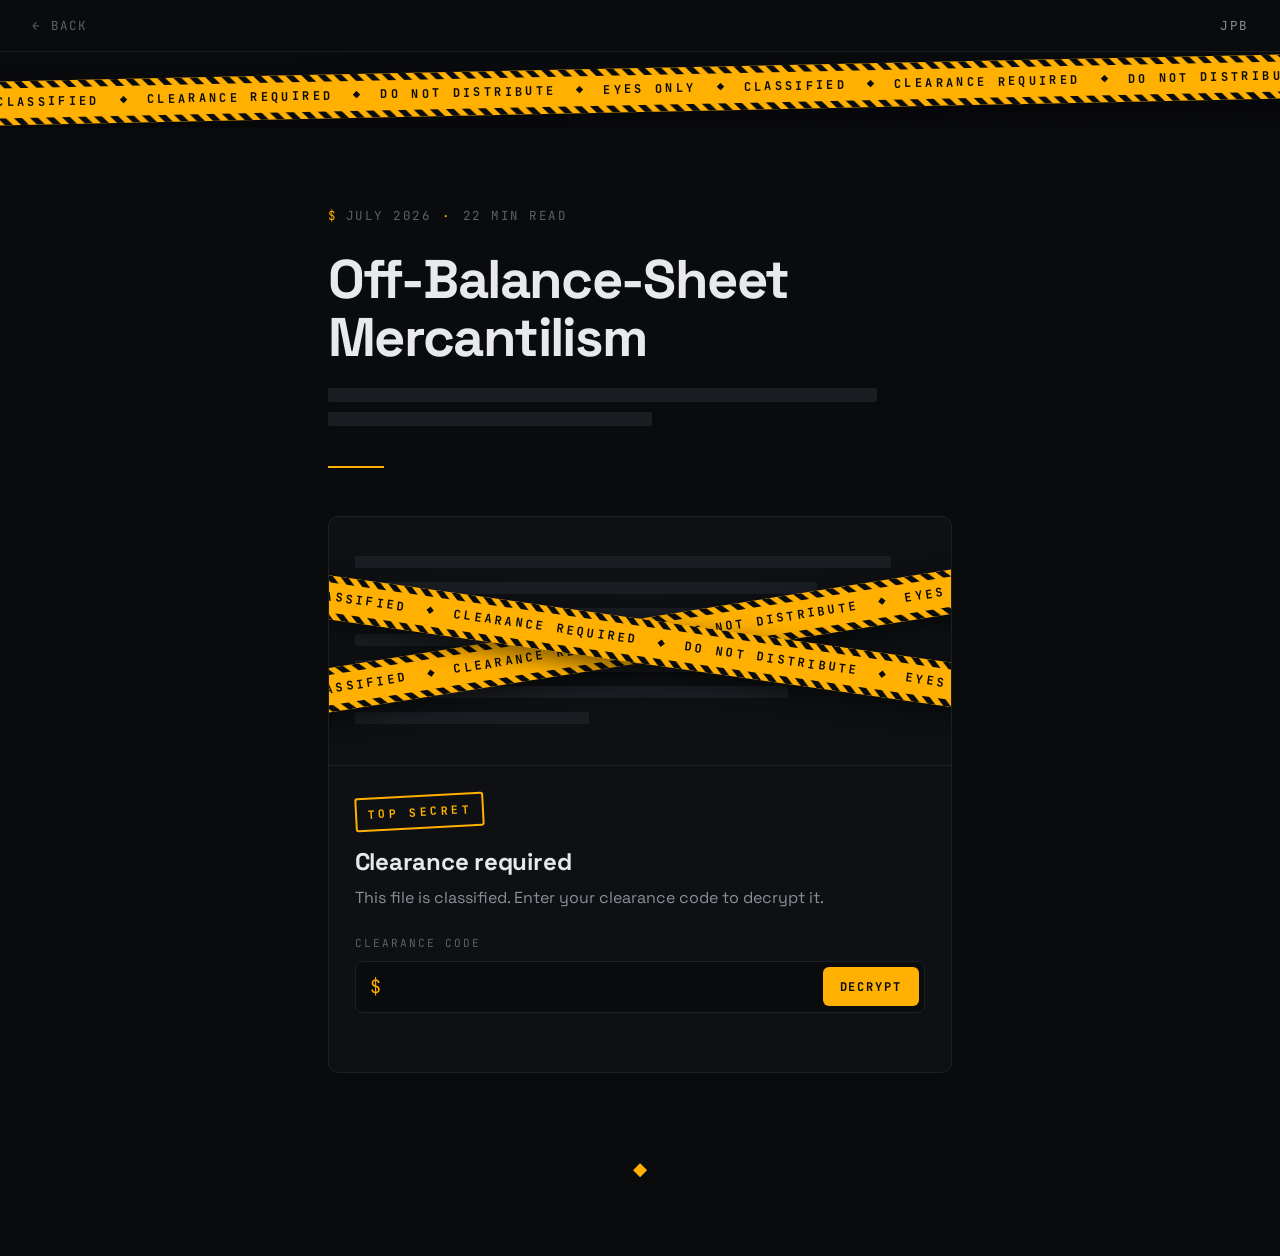
<file: posts/off-balance-sheet-mercantilism.html>
<!DOCTYPE html>
<html lang="en">
<head>
  <meta charset="UTF-8">
  <meta name="viewport" content="width=device-width, initial-scale=1.0">
  <title>Off-Balance-Sheet Mercantilism &mdash; Laurence Tarquinio</title>
  <meta name="description" content="Classified. Clearance code required to read this file.">
  <meta name="theme-color" content="#0a0b0d">
  <link rel="preconnect" href="https://fonts.googleapis.com">
  <link rel="preconnect" href="https://fonts.gstatic.com" crossorigin>
  <link href="https://fonts.googleapis.com/css2?family=Space+Grotesk:wght@400;500;600;700&family=JetBrains+Mono:wght@400;500;700&display=swap" rel="stylesheet">
  <link rel="stylesheet" href="../styles.css">
  <link rel="stylesheet" href="../classified.css">
  <link rel="icon" href="data:image/svg+xml,<svg xmlns='http://www.w3.org/2000/svg' viewBox='0 0 100 100'><text y='.9em' font-size='90' fill='%23ffb000'>&#10070;</text></svg>">
  <style>
    /* Forecast list, scoped to this essay */
    .forecasts { margin: 2rem 0 1rem; border-top: 1px solid var(--line); }
    .fc {
      padding: 1.15rem 0.1rem;
      border-bottom: 1px solid var(--line);
    }
    .fc-head {
      font-family: var(--mono);
      font-size: 0.82rem;
      letter-spacing: 0.04em;
      margin-bottom: 0.55rem;
    }
    .fc-id { color: var(--amber); font-weight: 700; }
    .fc-sep { color: var(--dim); margin: 0 0.5rem; }
    .fc-prob { color: var(--green); }
    .fc-claim { margin: 0 0 0.5rem; }
    .fc-res {
      margin: 0;
      font-size: 0.98rem;
      line-height: 1.6;
      color: var(--muted);
    }
    .fc-res b {
      font-family: var(--mono);
      font-size: 0.66rem;
      letter-spacing: 0.16em;
      text-transform: uppercase;
      color: var(--dim);
      margin-right: 0.5rem;
    }
  </style>
</head>
<body>
  <nav class="post-nav">
    <a href="../index.html" class="post-back">&larr; Back</a>
    <a href="../index.html" class="nav-logo">JPB</a>
  </nav>
  <div class="tape-wrap" role="img" aria-label="Classified file"><div class="tape" aria-hidden="true"><div class="tape-track"><span>Classified</span><span>Clearance required</span><span>Do not distribute</span><span>Eyes only</span><span>Classified</span><span>Clearance required</span><span>Do not distribute</span><span>Eyes only</span><span>Classified</span><span>Clearance required</span><span>Do not distribute</span><span>Eyes only</span><span>Classified</span><span>Clearance required</span><span>Do not distribute</span><span>Eyes only</span><span>Classified</span><span>Clearance required</span><span>Do not distribute</span><span>Eyes only</span><span>Classified</span><span>Clearance required</span><span>Do not distribute</span><span>Eyes only</span><span>Classified</span><span>Clearance required</span><span>Do not distribute</span><span>Eyes only</span><span>Classified</span><span>Clearance required</span><span>Do not distribute</span><span>Eyes only</span></div></div></div>
  <article>
    <header class="post-header container">
      <div class="post-meta">
        <span>July 2026</span>
        <span>22 min read</span>
      </div>
      <h1 class="post-title">Off-Balance-Sheet Mercantilism</h1>
      <p class="post-subtitle redacted" aria-hidden="true"></p>
    </header>
    <div class="post-body container">
      <section class="dossier" id="dossier" aria-labelledby="dossier-title">
        <div class="dossier-sheet" aria-hidden="true">
          <i></i><i></i><i></i><i></i><i></i><i></i><i></i>
          <div class="tape tape-x1" aria-hidden="true"><div class="tape-track"><span>Classified</span><span>Clearance required</span><span>Do not distribute</span><span>Eyes only</span><span>Classified</span><span>Clearance required</span><span>Do not distribute</span><span>Eyes only</span><span>Classified</span><span>Clearance required</span><span>Do not distribute</span><span>Eyes only</span><span>Classified</span><span>Clearance required</span><span>Do not distribute</span><span>Eyes only</span><span>Classified</span><span>Clearance required</span><span>Do not distribute</span><span>Eyes only</span><span>Classified</span><span>Clearance required</span><span>Do not distribute</span><span>Eyes only</span><span>Classified</span><span>Clearance required</span><span>Do not distribute</span><span>Eyes only</span><span>Classified</span><span>Clearance required</span><span>Do not distribute</span><span>Eyes only</span></div></div>
          <div class="tape tape-x2" aria-hidden="true"><div class="tape-track"><span>Classified</span><span>Clearance required</span><span>Do not distribute</span><span>Eyes only</span><span>Classified</span><span>Clearance required</span><span>Do not distribute</span><span>Eyes only</span><span>Classified</span><span>Clearance required</span><span>Do not distribute</span><span>Eyes only</span><span>Classified</span><span>Clearance required</span><span>Do not distribute</span><span>Eyes only</span><span>Classified</span><span>Clearance required</span><span>Do not distribute</span><span>Eyes only</span><span>Classified</span><span>Clearance required</span><span>Do not distribute</span><span>Eyes only</span><span>Classified</span><span>Clearance required</span><span>Do not distribute</span><span>Eyes only</span><span>Classified</span><span>Clearance required</span><span>Do not distribute</span><span>Eyes only</span></div></div>
        </div>
        <div class="dossier-inner">
          <p class="dossier-stamp" aria-hidden="true">Top Secret</p>
          <h2 class="dossier-title" id="dossier-title">Clearance required</h2>
          <p class="dossier-copy">This file is classified. Enter your clearance code to decrypt it.</p>
          <form class="dossier-form" id="dossier-form" autocomplete="off">
            <label class="dossier-label" for="clearance">Clearance code</label>
            <div class="dossier-row">
              <span class="dossier-prompt" aria-hidden="true">$</span>
              <input id="clearance" name="clearance" type="password" autocomplete="off" autocapitalize="characters" autocorrect="off" spellcheck="false" required>
              <button type="submit">Decrypt</button>
            </div>
            <p class="dossier-status" id="dossier-status" role="status" aria-live="polite"></p>
          </form>
          <noscript><p class="dossier-status">JavaScript is required to decrypt this file.</p></noscript>
        </div>
      </section>
    </div>
    <div class="post-end-mark container">
      <span>&#9670;</span>
    </div>
  </article>
  <script type="application/json" id="classified-payload">{"v":1,"iter":310000,"salt":"yoRZIK0Xq/sCkt0u2B1o9A==","iv":"wk5sDnojI+kRnxKB","ct":"VZA13f/bwevkDAyRagdDX2gt57J387u7+vlVhYNcK2dRkn9iXuBPwEiTWun0bmBW6qMa+af8LHP4FKagZQ5etUX0lRMBiJzF0enHtNY0AGUI/a/JkDwiHReNuFRSJhNsUdWde2EGrilbti41jiJk8XQ+XQCEmHww7RxAZrYUM1tasax9Og/pHDoK4ngX5ul0EHd3LzQ2yR9byyw/GHZG3fbyRthsTxDl3hafJhC8oF8oGPopQkpgduwecwCfDew6/woxTLKz9OabIk5dQEXEEVIaTJXNEMurMXwFi3KIboqVzAMcb8T9OOov0uGc8QBGekqvhfIXrqlblntRmQFd7P+fvx+FqfYT3dow01X6c5Uam3Q2ZIrnp4ZP5CCtZpD4ZYXx7X/ymxLDQysvTntsBvF/CGzgWQhtdsJPtQ3wyFVQ7C5AA9qnfYSSsyyWWgb7UatNsYwdbG1/5ksozKP0HEcsEXGXwFE7ztfxITLzcuPqYI3dIJ132IA6tQJpMlQEQeta1Ii5EIwIP/liO40org2Gw5SakBGTMng9RdbVqHJ88237mZYHnWMn06GGBs+AdIBIa5CCqYm2IzUIEkEAcx39actQ2KIRVzCb3VLcMYt/jr8ghFHqjmVCoK+bPRwy9JgrtZFVD2GI+xOPPCTTNB/FlSbA83bF+0WYDQ3mV1df0GI9hWEoPm/2ZpS5itGz3/R843Px6pfm+Cf1EQvnloYdcCde/ScGWCMHPm1HPiBwVaob+AeznWeDJ/ArTLCOYkeRkCVbylsvi0E4PZEReWJD5xy3zc7FH4ys66DtnDbBc8MihIadOlb2LNqXPnuF9NnE1/08YE8i65C71xl1tM9rH3jA/Izhndq0ggAjzo656d1O7UiDh9o65oxOyeEJidowrmJHVedG1vQERtV+DBze3jL5NoINELSI+jAkRwyv+ovCba6i4kkJZKhJe0NqTDFDlbaHF1KoJuNpU+Xm7AOLXK9oRluKlh0+BMOpQgQskB5H2y2TGxDoV0n6dKmwR0MIRxELdR/PLweJqxPMtIfwLxIq2YydXhZdDpczrl5VTt8yLI1pa4iLPI1zl1BSbJBGKOBtC9A6xa59SY3bMvsnMR1FvA9sKf6p/aUScVV67/o9OY1cCJ8Ag7o4xahthf4O37uH9n4oh+pmRIrWqdFBwscB6lB0CJlpPC4l8WdGXVn2AySfCLKZQpMJtnVYbiOSxkWURKkNLGtFMGXTN3ZwTuepkWflt7/mGCFrE6bXmNHjFhsz+w70i2teW0GkRuiX4TdXX/[base64]/KPSkm5aO5w+OJr3dvICaO7Ex+hK1OJN+vfaDGcGHjsdE/yI83UBPXixmwq0dnJM5LynLF8l0Dwmgu+AqMEARoCbc+kqbE3d6LdrpytX8ilTxNpi6A1ObtyWD8hpbJoZBzuQQyqzgye33KNC7o1EXKE3RljULzbTZZkGicCBGaquY/669F0ED5bi+T0TNMHHOTvkfPqkPCASzpRPhccgvy3dIMM8FEY64kw5dj1SZi5Z2KChGTcCKacCy3az8Z1dfDmjrwBosUCgqObJVrL8s9Ik/t1ZF+s70CP7MeQJ9pd88bR11M8lvAG2s+mCnK0smp+tOZnESImkjh241pEB7rJ6+xiJlg3u6bam0WZ/GSWl/1vYaibzh/CGxUETjYwZe5STf9aysEHkue+zP45OkkHxn1xnd18XnHfmDe3VL4gz1TWEeP4Wo35oF1ZypurnHW/AnTPBwdoKgNXl123BJT1GKx6r1Z+6luHHWks2MSOaADfCqbaN2OU0QfGdZyTE/nUTrdCzrwYyZbuVkIBRWmr6ILjLTyAmC1Mplx0HaMRXKXgvWDCaO5rbrdjFocPBhh7Vz/It2qiIbWe8i+xWnKym/Dh7SicRgNJnKnUQwROi1Kwcz8pea0r/58iJgOQl+NyeA9sR5An7GQKjbvx5jD/TjuP0tQU6rX8VCvSjbFcxmzDLsjk9Ie6pW2Ls0H1ZquyWQFe3SqD//nrhRgFJtSXEkeOHNB09mbczRQO5/e8AEl9sqq+s9zShZ48CCtgjpmHUkBCwhD76hGn0PYugvxmvIkx8EGbclymnRRrMPmpz0DeCOuOcYwHBSZ3z1wi33G+x0h0OuVkrUUcHVxGchEUZz/IX6R/4L0EksvlOO9+VzDEir60UzBuAS1hSIlA4TpQKxZKErJwezCAywUA+hm2dv8uFCOdIBHkwiR58+Z/yhagNrAGwnJJi/[base64]/ILN7S1fevjS78Xn2NY6rfuY3nD6twlw+NmgKqZQcma9zgYKgPnFQXQxk7535OS495wCZXJaIH7bK3cn9qLAd5+z7u8tXd8TkefPRUm+sK180IyCanESNq4LuGL4XQW1I0Gsz0ekbzM82LjYunL164lQfBAyKk1GOrWKYv3L3wFpaAGdvZpiNX+8npF//pTQ/Fs8BzBpYEIEhzF5fhcCZTSAlWbrMbnbCDdrZutBfwctWeglyNpTFlhxn04cDNaOLZSTuLfVb4VM4KaRdwsy3S3llnADA6jdftBFH6W+1BkhwWTtg1Cpw2p9eeuYrIkQbNzXHPwKziE8S7W2fkYi/mEgm70NpNtSxQZmui+8RYB0yRvEcPPxSRtdc7l5T6/kCvmWu1SdloRiuNa2nCkqQSj80BWW8YQ2TwXMrkZFAL1wdJTnclHr7SaNbW7N8VPuCHk7ARZ4h+xFsWgwsCVCoQc/GMVbaJkKDg8w/45roCCV8P61T2T0cf/zSZhftJGHiXE0fAW0e7RizupaAsDVppQG6Cshu6t1UnH+OxhxOybEx260Ss/fsibDlb2/K7U1hIEPzvfSbZcHWhNMSqsDJ25NVEvuxMXSXE3L1scQDK0PYTd3AOjQA2TWFVAqxeio7DsePK7fTwYol7un7tok76trRCVJE9h8wJ3WikbN0Yv0n+1zHhS51JbAAFyNmsEZuuUQh+SwIQsetNm2gcDRoq4TZjJJT/kwkNePYDOarbd0Tfho2RxYAlQgDumHZSVq7fYrE9HrwmF7MsP88KDdC/Bcb6fLFkQeu/9F4yQGe/xPmJmbeFGf+4t6DMuCacWVIVc+wl/qCaxQMfceSfm2UlOGSCcz2wSISyPF5gkUokhkoGpdYrrxzAAs5Ci6NUwQxUMtnAGw1qePYw1vk9wdb2ygOBD3jrw85XtBF6f2yjC5QDcwbzL/P6lU/nt+z2A5BCae7EgJ5q4zErPJkZG1EOVgLDbXwky2xpLmn9js1iEBlll/EBUSPbEzYbqMpFK/nM4RTIBwNDpJMZXGGvMDRp2wdLJb2xRpKnabcQOLaAZ0JDnERlc1karLqhAu7TAr8mopn9F2uxemouONVNJ7FgDk6zbUip+0TP/BNubcXMDFT1glF2IrwHJKsYkc3CNKygPHYl/[base64]/isiUJTWrJzX5qT/4Z6VZB/t89gdOs4PGWuIHMyBmhw+GZRc+f6VR08TY8nAmpTn6PEky8vI90WAFQ+p67ILyMSRgWvNV29bVLsKcS3psI3ptez9Hya8KzCma8FvB9wqRmIDn3exIeVL8Y8zX80f1CNZmFgfvSTVu08iOUJGyWGVRISScxWf5lbposGYfpAdFE3Ue2Y4HUY6W+LXG+JcSTUQBgGjL/CMmfxryyvNM7H7RW9hoVYvSO1Iiu14yg3TUHVBk/9DEeWS242HiPz4MRhH0hF4tWti21NdnI1W2JzUPQs08rINIROqBpBa1MB2d1GecObW8MPTov65rKueu186Z73x1+xIYxA3MDgwBZBcZGOW1MhQEgbB4927foaSrbPvg+76/TP84uWrpxGeHqSQh/NKyjTKpXKp7Qvf3+H865gWikiCBiCz29qoz8mO8RbU2WBBlchJ3h15aaE/fmS2P/BnD/71nEQk5ttJtr2ka0vyP1oYNL+N4x2T902XmojYH7A6Zq0QacdHA3lX075WLkAG5/7yx180wQrHKrd5Gb+UwzcVAZt6IV6fhE7BrZAX45q8cDjb+96m8aOfZyOAyTuHbCADPAQCgxnZV/EvJMwW6KM6nAaLZNNYlkiW2lKrC3YSAhxmydhXuMe/LAo9sJBLk7pGgMqTJhrVzugvKZyFHPVi9iBTlwp8JEA+qTor6AGq0eUGonV51pidJzuS87NzMjFkcJLz6X3S7eLQ4QivU9eRELiRHr7pNQsZEZ3ez4v9aSJqKChJML9LJTYqWNg9cvi2DcOv21UMBaJArc3hdht9goPvN7XI9liCB+On5oWIfDfLwg0/Su/3OiusnBNf0Q2kJSueTrIwYy2LKglKJzu4/FYy680BkRGisfDtg8pRkg95eo3ecRs/GuymHOzOqI3xAYVEh9vMT0lIzunJJ0maQ9Q+FpoAGUzdmCNm6S/C+I/sqeHbAP8UyKImGSvpICyFm0Wbag0g2nIvuQF3/EEBAIbNqDMos/RvKV96oLqFl+K1R+hLwnx6F5FvOEXjNSAnr3k7t0QFXCsbTQl8k6kmMlkglt2+ETXPM223t6j2GG2UxT7gQJ2CKJUVjc+rrxgIoWtVuacqo4Lfi6Kb4/hptIEJodr0v3uZp9II7OGGIclLgCMMjHew2TkRxC6d5BMvBO4raB+VS9fVm3ss4M0E4feLZBrGfuGwkmslt9fJxzyqcdZLkPmkseLsgPh6fEaz5AlVJznerd8UR/NrXXQnqj2rge8I3kWVRmuQM16Y+ytq7ZaW6YsAJXtwy57sOuTCXm5DDurW4q6osDrcC6cIAwPZyrRc7bBUwaKoh2DxLSxI2ssWJO1yxDrJUn093fZ0hXh7HswE9IYopj2nF1LOE/cIT/kK2hfrf+S2TMaoDd5nlyFE9PKc+nqPeq0s8PUjP7HPKmUMFIX3L7N0zU/kPc4G7O/[base64]/hg7/0W+NoC7FXcfAMy7VE0RZSuU1x9V6ahmqg5yfWEkRYFaiLnG+b1HWLBCmriaBKtFamKabuxZXxmr0R9jXC49hsY+IK+tEQndad+hQ4ZUu4AFBKiPfroeFXfum0qPcpi+2AR3UW1pPV+MVOK8bTiIYQMbvnCa555riGgzpdf4qQoGCj3vMa4UxwiokwsKk/sB22ogjIPdH/Dwib1HKUU9KFoKv7G2bxiUlFCHcvhQgLG+d213DMK+jUoaZz6ZD/YmEOOvEaZG/juw1hsAYE+pteFu+ZtBD/GrrQ1nkBDiVBCX5dAqvfHUUgJJyypRg2aKla6eePs4TLdw3Rfy3RQ7OehVe2Gr/MQ8OTKQvL24mP0KOqVHsHEKFsS/YEyTB4fC1ZWUHaRxh7+CnxY0RKURvA5oMHPpQWo7aLB+omkT3phWVj/wD0ACMsgCFf/F+6m9re46S37qAuiQ7q1mHrr+c723FOV33UQub5jPbw/SxUKLvVsSeBw5wGdtdrsf6FIJPXMdzsy2WrywlaDxZiOQ0Uhu5Gu3ouoFl/8hZrdy7OFpNbzXJH0kjhsjCNVg5Wgd8i0TpEti2LkMKa0Ru5Ub6brB/uGfoZJUB+Mdrv0G1a9Vyc0pR1nHYKTvlYb0pwMomkMsx8bqYDEqOy1t8tvYqDLmv7o/[base64]/sT1Pv+jVynamrbBaQSs5v/4HonnIxxbcp9HRg49vIyH5Y4p7LRMxN2i/DuQyASiBprE00d3MyI6pvfYcfrntuQ2ru1dKW75TDd3bCNsZgQlV9992OfwjD4ATBWJka3Ybhx0KrkzE2LiDKgTwOgal8NYN0jAg98cxN86oF+ytZWKdUZ8ivNX+R/xhdcloCiqRzjPGgcV7+B5VKPaZs/+8MqWcXzSmp0m4jhfcfk+xNh0r3E8giNj2aGOhiYIb0ZQUA7ej81BfSYlOgGYLilqzvz71sNQKuxcoaJLAyzb+EZseAMpG0ZT/WbDCxYVXT2BThamu85ZeVBkvlEW71sKQKO/YqnNG+8e1H/as/moDWKOXsUPfEU8l/t00XTqbuI70NU3rmFMwdoCI4sIEc3xHvEB8Cro2SWV/Mcpl62w24pBcKrr2WxDY0c3w0K44s+7B6TJO724Z/wpnyKFNWFZZpZ6AW/XI+HCBX+b69BQUFkiZ/AEpvY9sFu/I2vovrBIhA5iFI0wfTxKqHZTGNfMGzPDUHMCU4IgfGL8S1CWALW9k1gnMmUCYl0Hcz38L0elR/bRcCynnI0kydoYN7y+Ah3dssqgaI+/[base64]/UB+Y1rSR0mawIinSZ62OIUeanAVBa0p96EZdACrkyioDkZLIJ5OOj2w6FoadlooMiSTqIxR0lC/U/ewV+zW3HhNUWPyKL3y/mA8wvMIgtheY5DkQSjUihyfhm18f1YqM69uNFT0WlJ+WUcGDABT4vuZk7U9paf0QMsEG+cw7eg9+f6Ttj1hjcQWyuuj5kpPWyqNvI3kZOKFg5+kj6vcTe78eVxixGVdP8S2AKEKYt1t8uiqclu3cMEdnCanOaKn/KF7xiJRmxCZCIjctkYVXCiueEO0WbeS6rafXDKz3qnkaCn6g+/G6270pzUWJmf9NZZYdNFXzZdEJOI+BGDSOV5RLjLm+hPnet8K/5kcbUYFx5B54LUHjWAogjdYkDdm1hTIp3YS+/gq6/Ki9HgoDiOJCI+fIngbk21XOV3x4jJD263y67qtvYiTzFWWYUN0SyZpPz6g7gx8hzurSkmqjOvFps2P60Mu3Y3awhikz/Ks4QvI3xo9LlOW4fNjztFIThiK6c7DQF50V+Yowq9EKLokGyk6Rj2DezCqk8Hx1RxpgtYoFvt3yYYeIduyD3I9k4Z3Iy7inqL985cxjTWo3EAqu3pdWRjv8wJiUvqlZ2r+z2jUFdCAOCcKIZO5JY1eMuZ4Acn5buEfgml1LNElcg65AFGHlUlHOxT/BMn8d9oz7HjEx/Y+OTEeDyM4kgweK8ZAZf4SehQxSzv55Ojw096/meKir90DbNxHWRZlwg8vpdVh/Mg91dSYPJyFSRqATVggsDKtLq+6ZGNgEmRjKPd0sNOspRUBNpW4uklVChsOVlx4debIUtmSWc2Kpl9YBzbzqPqeVer8BQGuEMmiTQgtr9TWJMQHhk1ne/BcabniZM0h1k9fPsgBHHkuY1VF2iRUthcE3o8b7h72aZpsCgu0BEj3kGyC5cit7k+W9+z+tr9P/tWKSbzFzIjwE6+8xmqJiACzDkG/NAdrpAs8we/2fSj2E+kl/eA6Y8iWY1rPDrJHpwWAYG0GqHG8xKqzzrLPpBJshxttR9HD/fCWLt9MO2zq6+KOy1kvB8VRh4k64tXrmTrrFGmi2i7kZbxffDkCiYP/MWiP6q1AMlXLCa51Q9GvTRlzPO9pCvj/o0byPRkeQVvBt+rynqlWdYZZ0nsuFGN8wX5jOsGoYlhfFLCBJtfpoNnbZCGnbhMHYQ7DkPq8G4upsN+y4Uzy1FFMhQzi/TDJUllGGkAuTKV25HqcUc/gfqr5NJ7cacc/hCxLD8aq0IEI/R0gzgIzUZb0NwC+WW8axCEfMUTqsJp3xBWt+3PYOKwOOLs/B6rslTBzPC01NunVkUzRmX5hZ2tLMRlv0mgTYGZ5W/rsI8y21c7FjR3RGB0iagUsS4TPSi+urW51wyjojqMDWKVSA0WCz6DbFzbPeRTILajucZtXzFnvxrwedXn5rGv6q+5cTMuPn+2GMPIyZQg0X/0YxgIPm1PjKz0pob4PA8ae79oDMYd1dTF7IoLvZvt7WmhJsbMKmPgC3Gx4fR111jBUCw3o8hSCcvJBaHY15o4SP0V8ZLKi9ADRp/Ao7lXw6h7JVuBNQ9WbWN3h3gx2+LgpbmDtpBasV+zPFuE6Wub2muvzvQXnJZ2+wosLlU+mK0c5U9LZ1Q/WIcHwp8aJEcFXC3We3AzCfEAvccVlgG493cey1xGnqTq6x0UUO4B/6kX4FBaidHM7CXWHunyMsi/XsyRVt7TN1X0SMSNMbgJMFywI+gW+rGOw73ViEETRnsrwoKOWERbvJbw1OH2kO/UCK2Ti0aQw51kvgsoKIr0ZV8/iFHjk2ItUGh+OXQMKKQWFNJND8GQadxGKtH0RSlDPWCuxcXG1OGeWwyHq4mQpNtJBoId8oOU70QHYqbwgIzrFvA6ryh96JaIXfdX9VYHr+cfR+z2aicyzpdrHqkzwPwc+D7yMUbp5y09Qnn6KbVvYilsYh1oCLVT3C/Yv3w2lJfz7r2GAU1wwrLQsNfSyaE7Lz6/qoTFJEzzQe9nvBgKofg+8O6tb9kVP20JrBLJmC+ZxudxLNJ/hv21J4Gc2xTZ05s3RdDHfHXlP3DuPDjpVMoszYPR9uVQxYF/+YZxmwgQfEuWa8cY+T+dLO/560Wi8xwnNn1UHiY0D3Nj01XBLzfkxaKH91CeGfvnPzpArl2r6KQYNeMFdMuLgqIlwwrl3fn4J8MdX+JVzyGmeWmoLHnma+C4z0Ttd6Q6weBQS1bxECgd5fI636TUtQDEpkartxe+sMrJ/gjV2Q5JBEhX5IhhgKGHimmyqb2ZQfmfHtC03EHjfGg2Mo75T0uiW2b7CDp9PY/QPKvVmhWdOSBw7Lj7L7tNP9wvejsvg1fZD7SlnaUXqiWdqIMzKGoWlIpcCgGdF+9Ukyj//1VBJkrcEvwiugwMXSqC2Os27KlqJVyD8WeRZECALEAsDCg7PRSd8EK/1WxsyzGm5Ff7IFBipQdwq2uRxS0jDBQdjh++4nienFdoVr3GwxYTrzsVKUJv8HWV4evO+LDGAm/SBAYj+UVVmPd9DG9e3UrlN8m0b4l2Dmje0XYRdwyKBje4Tv6Z5hJNib9UnxBs09o625nv0G6tNm1ZkqRpBey6VH2xseQ9ZiXXYgucRSXAloKIfoyoBMdWdYIgtrOcshEiaqjaC3F07A4iGNFVOT+D8alBYJjikSRC+aWa0z+HqAOqaMY/azSYEkgvUqbcgiCH8D6WmKPCQB4CmwpVSmLkjNW+LQ/6qtI8AvGmrXadJkOPuxTP/Z/4x8QdjyU9hp26pc1levQjhH1fCN35naQAFJ0XQmQxyQBqtzTRW+dzs5qr1gzx8/D4Kxub7lys2tBQruUCEF1mbxek9+dxAuTQXWFLk0IecmVaof4o+3o7+u22mOfuz6b41eK6o7+bdL3FrCmWthQAn44rdPKEJtBQ2PbMLoLoVHnuq4eTceB5Gujv3jGdO7uC6Bk3t2+BaqYg8dVWbGOZQOEV9T/vKTzQqA+BwqmxZOW/AofFGctZ0OJySOYNgaAUl7E88iT3bn2Le1nP63mEHmgGcb60W385IsAZm+xjYJa2oQKbtwY/SB3bMFzJo8y/IUwDxsR+5IAbychJwXz0DG5Xk27L/jme8o0AlT0U2ZUqjoKaxAcQ+xmusSXgip0UrcN3FrP4OEqX5osgum88pwp8ME27E/FxOclvG3tRc/t+GO9tPmUiNVu0F3lmOhZ33ou28Ujf5/N0/EG7Xd+zXwpxh7YfqHKRJFElGLaBQRier/[base64]/muuaDnoZRtrDby0L01yH0fNZsfizZwxCtZmlkwwkMJwR2ATE9iNFxmC2vqkDmq9KKihkJrrFSavNGaRONqctuCIwWS5jvLi3hjGxRXMciYaODT2cJBq7NbwlvZtvUFCHyX0P1HiTmCvaY4NHhen/oCTOWixukmNUFtRoXTarVrrkHaTE9aq8558+sozDo82LpSVGjKOEUuacXB3DkPpQjWAad5tQQOzl1vlioKFtkU6SCMQZH8f2+svNRnb8wRB3Pm/SNUt+g60ciTu7vfpOVPy0nCavMB4Ju9cA+DzVn2HKuUeXWvGT1MW8TfRqEYNuZkxebed2wRKXC50QVU+QciP41wzH/[base64]/8PHzfusYIz7OIFsV3VwB3oQ0SgGpjRi7e0qnDJ7ZAoaByRn3/l3QelY07EJuwaGSN8HKTJHRVOKD9olN+lJGP0wK2HTv/AyO1WaM60sLWOXOSplWELeTRrFunfEmhQb2EHoMHgPNjxwRZ5MBy26jaje+IlLJQriyCo7goW4z/A2yf49SjHouhkm0ZMNhQuMLwJQYSIbAB5qEs/GJTF0zxygOMG0b19NRh6g2bcC6YYPju106dMlPc9mKvxQB/FeOn04NFiGMD1dRow/cB/QWPu/q++h6HxQqYg7fk1s2MFGN0fbCQ0j1b4/Oc6eb+EzyuqXh+BPc18QCB1MhNX2qI6P8d73g81tZm5PZIhnDWvsJG6RGeUxtJFDXj+wY8mght0DY8NbCpYXm5TU0gwLwGLERWWjJXYNKhXO2VyMvG+0HPuaCMGb19ZMmG8x3rUchiG4HaSmZyySV//Ij813TszDr9R8Q8yNJOsrZjv3cL5TFtBbgInLz9kkMwc8obsHIFb4YQKb6u5WTClgwpLLoxrnQYy4eoKbtttIOvm0+H4yzT1T7UKrasKFtX2Tkm5dDtTeCMsiFIcESvCpaExB/Oll1xncsoVqohGs+CHkcZgbvhkg8MTeZWb6Zucg4HcJEFJUK+JLUpj1NEIxvtKqz+fFr2VgPNnMP0EexcPK1ncN+2ZWMKUggpS6yutBGyyZ9ClI/HL5oSNd9sE6HBMccYh3Sm3QdL3s14Zs/92jTNCbkA1AHi9R5sTj5VJCmQ8eSac1q69XVlyHrG642aPAeUUzWRHmOPoaFxv2ALPB3VerepK3YvCjfVxU/CJY5sP/4gK9Lc5X/OrXAnZXPKZtD61r/nqs/QzdyqkCicYNd88e61RuyC37WQnMBs3Tajwu/HW94O/VpvbVOPErDIK7XTy8N3SFLbpfpz9rRYf2vIzyrYopogFC3uhUaJ8q8UhNOlORoLmK8I/6Bm+ujBQ6DhBaihw8LA0fbeWqtu2wBAI0oqIdog2R/T4HCNpcsCcVr9NfDe8iw3DbPPbWL8Vxgj1963OQpphUyZAn4D5yT9Xhrcg+7y5pKjFuYPr2ZKvki+wiOcE+WItMJ+pi+jZPRZyzRVVnUMHtdRJrvOJ/SCrpPorciN3+WYWhdKoAIzRH4Lh/9sybJkQHqc3nCSzq0TE7vlGq+4EsoOXLGZqrqGK+S+HuLnQZRyv4ofCflZfvHyfD0VkqrBWuko3i1mINJfNV+UJHlrDRNRBf33NH9GV9QCfDk0I6bqtQu7CsPwK8jxmB3R2MkOIjkKNMxFybMQYHr5ZcHp2qmeo694O/+sFeWDWEHn+Y3PD9f4KwGCDPjfgXZpRl1td/q4L3pe+z6T5E8LaR5Ng/cmVvJeQmCxGp2rLjO0XikrEhqkykfMpcyUlGNeCjV7xsghMTBDu62GSE2Xo7FuyA9/pCBXj8vLyCYocjdZSxLVZPNWDSAq4S7Kp3JprkUeBCUEtsa/GP4I0yMhdIV8vVLo1bWLWPFCvo5zeEM2r7Q59hlsvlRDlGnNJQ0YejoVicROdsubz0V+6ZOuJGQmxa75vS493AeAG8hZKiIAj+/X3EimL0qOlbl5c5xk/LkLMq7UGfYJIEfRNu7aQAmtKZXEL/cA+LHy6rEVxfeaQJmymhq8KehmJaI0fYeT5g1eF+89Ieh6z7QGPbe1ikYfJ+JtkNksPC5qEUIl3YNmfkDW+KyJnNBethBsImb/oif17MPcCFu3ATL0y4D+I28hcflj19o+exArLbE2HgInZdOwOraGGQD5sJsd1+mQ5SnmUPsU1yS13VX9i9czBaftMlWQgefb6jhK9nAFFF9dxbtQAVbH2K0wCJHsNL6922nQAXXeySSZGx2JlyGyhLUXRQJ/1JpeFJceUIcaDRhbCQ6qYXwdNRJY1NBmSD4PnTOh0zulpF2P9HoqM8XYXZE/GNiH24FmLOZ/BloJ6HZFDhW/YUMFtK2HWT/bCoZV7gTOhSqjfO1WJKcEL6THGtZ244kmi0ZYWXDe0N9m+qLELT3mRMUm5daIt3YPkfQic7D0pyHs1CQvyjIhS7gj8W6IKDl4opqg5rU2/2EUxl6vnfpttAnoNu5+spIszmrbnhPYd7sx6w888mZq18r8EMLyL/[base64]/UuVQsGCdVEOpEIXzJMMJ2xeFQDw+yf05tHofC74UsnRtPBVx6kfRSjW7Z5gy3vos35jKpYpvj/aCck7usRdrjqiIHYZCJwPfJWOAWZlnfqpb8m9KL7pPpow6qLMEyMrs2bw9FCy4CxeQJWvlOqA4R8ha3r9Sou5TYsC71sv7N6tXjFmTjORZq7F1qw+4GTza7OFDKxFI0F0Wwj5S/ZAsFd4Hk811qw4rQCzxqiDPRYXJShRCKigva7CXl3Hqb0ZjmAmITy5qyk1L/60jBAYEpxK6OG5oWUf+BaOAXwL+Fy8lgKc3IFvGZmBKsjoCL5Hhl8xQpJUAtvvka3wLIasRGn3KLstm34NqryDMaaA9hUHP45ulfj25nt+o74X0fByAjAUw7h/j0JJGoq6CAmK95qGb316OGoWLTTNZ9Q3z+g1XysFjF82qanaDoUmElu/OVYn8riT8aATCqGZzRcQHOuzQ5Mo2aoOlINjdiNZqLurUKbRWG22F+OKsBojoBkuJtrmNNbl0y6KYYUYpgN/mR4aQIDDZ09125ygReq9uUzZ6BR2iafC2qBAiyJ9kSu2IUC22F1oI6G9+bjqvJCEuJ/j6evYMMy0/[base64]/JNk2AAM3rt1a3HEjQABFCvxT4T3P26B3dwsqx0vpbUn6aUilo85tWrnFymTocLryacYY4OYo5wELlgVgZN/[base64]/BaByn/RaSRDwsb7q7v64mJ4BmTmvUdnMnehBGuCGTdV3xTc1MAo6qXWV7tDWzkT1Z2ddgokssFcSP0ydr0wagpZi88sZed5bdegySXKjAtzQW78hBUrIz0h1fe5CGjvEHv4asRsyTJd5UEi5UX8IAkisLmyVT1vaHx4D6QPMoAsn47V/SO9bqs7gGI0DVtbckIgzSC9ac8oFNL7kwG484jGLbS7rpxOWM3c9j0x6m/jjUZML4kVRUUvFprN8jAkpN1Z0cHAR7hTHmmr5HCvlfRpOhQGXozJ4Jy8WpJc1wRboy7F0M9JZKCm/0wthUDa9VLB0OSItm/Nql/WLiTSTcom5+6uCBRjULQggDtdPHRR0lVBuxRHsbCixmCFvLaoN2rj9wXpLLv6/HIvYNWh4iKXLu2QF0mZEMFcJx8/4dwJkIwsKlbkyS+FaTFkt/XsQvRaJg+NjfSwcpkxKjGgYD5LBFG2HS0cjdIHqBfV7xnYZ9l/PhbY+ZNZ762qskssJ8N/56hI2fl+92W+mkiCK0LClbtqAs426VMTeNszgQs0WceV7EPvoJ04+eSwXC1/LhfrUKU3ScB/r9F/jrf7PhVcOjAjbVbSqlFQifsX55kbgieblj0+cQq76npzrA7EkFh66JR6SlhLWxMGPuseG7+QE4pZUyN7TSHG+J2Ol1fi7EF9ajr85TuPL5QMsvDBrCKvAZLGLRK1YQ9tFAG/GLMLWIjBBbS22/vkI/5YLyilOmDKo3bZs76MO6DQY9+ZeUPNTqVMel7jlL8g2O/IVr9EP5hdWu4VrHTE6IEnOLKXxzyTtFsevYelqmNXKwZDgYuDjNPp/6Z3zWyP8OGmQbrS9c3X3qeohpo1xLsFpTJU26otZ3RMPihZBsZHWUX3X1Vvup7DQSKQl30ZCtYeN0s2kyAKh7wB+WTiP5h2JwBkcmNuvfRxrYQyP/LB2W78m3L3goJcbwpFpAUJd74GxrpbDDLJKPSNOKrNd2YRMYqYjAllBtMUAazM9NNpiww/KsCdM4rQAfZquWYXYj1xM5f9pbWKoUC5b67OY1Q5Rn+OK0+vTf8P3A6fQwWnqRnqqn+hg77Zm7eAK6+mEdydn5thuTQCDWThevN6LKOOiH1WpDWppWjxndKsWriv6IYCscWY0QhJ0aA2sMFB4VJZagbo/yWgae03aoZQkldWTWXUFvqOZfMaEz2zF9etknEtzYa1NUiFa7JnARnz16bxhY4YiuB1U6JHRkKinioDHYvzOJ5joLdtyOw+qXaBV7/wshxEvi6++o2lJZmCcmVTXJoay/IakNqOFh3VXabJygnk9/BPfopH4H1Azhufin/AToBSVObTmfTAGtiyjrgS/RsVp2+SasbNLCJ0cI87tHk8XnyobEJJZFrOGzr3cGWIgcdwNKa83DI4GWNX4zzEfABaM0IqoLiWnxUIpdB9IJyfq7sPviNXwGLB98Hs/0S1PqZc8hQFwpuEfZMpOOAIe2zXXSsqsS8wsObVWX7FwK91v2o0W0p0YitWKUL85quql4M7R01DDzRg8xKEIZT7GO6DhhD76fxkdVuaXPnETpt/0a+Xq6McCvJKqOQELSlv2douPXPzC3b3gUyDbtb+sBriTMvIMQRDLjmZKIGmDsISGIXOydNXkUlYFW/dO3GwDNBN+9YMuiPlu/gc588zK4u0I//D+jSVgfNAD4B8tsC6e8jf8qZV6dFGaTSvq7pR+oBUKPaofbnVfCb53utZG542JIR5iYUDddQxgdilu/w3l5+KB8WqucLiGPzCz0uNGTmUqbup4b7wodMvE4iIaGUYfsdbm2tMi3myjl4KlpO3EKPOFBT8muwv+xVO4B5rhYuaOFEquApbHgh7es/[base64]/MLwlLacRSYOS0L4tz0Jpq14fDrX43kvoa1XXG9RKUDyGeDIJofQIC9uwlOQlR0HoJjZdmaKi3whkWRQdxTU1d/RkfKJVFbfkrx3+ZtbEda3k9Jv5ZFgwP9uTlus+JAAxol43M5awTICB9lcOqo722cFheuXRfT7MCu0+/mgony/plH0X3gsZMLOJTEenNPZoTzpJ6SGprei9utzqsBIOWdSesr2pL32ds3xTeHeEJkqy/vTOYFbBYos5o6PBOD3csqWtyleLFWYGU15jkb6rVkCfxI/4xgbF1YnRNlhSCBrFF2s5Yc1dNUHowQLKBM3zkPYsIVIrkHcl1tumN02HmBxSgqJFikBbCcKfEMwM2FjFQ9uE48d14OF5d/KW5u3vp4MrdUiTllM59BCgvJT9nnfRPxSYe3unt0JZm56iRga9wZ8lAgcV6KcLmjfvvtvKMBXNaEvbVjt9EU9WJybObpdyddPU7L8c2xYKUXU883Yu1aCZtKZ2C9MUXRFWjjjz+gzL/wLGdATcyx6JrjHa4TOfuKj/qLmYhk0g6jo/wZqxwxTLKvOvE2aYHzCoj7u0hOf+oMstwILC4wXj4RrG3IiFIEVNHSwZ77BfXB0/6dqxtAxTp1rMLjQfnM1c7EmhBBhS+DGJFtmiLu49rALyHAQqWvMcZbrn+5NACBxb/wWjMk4Q9TuEU5a2WEomrIiT9knfw+028/ouFIP4Vuud8h8o3akvgzj3CtMX22/fCyZtJSt3nskUo0/6Q7ghM5omzGi+yuL9alc0c3XcfnnTNTU1pbY5PILOhOVSOyXOBvJIQBr2QoxmYcMWkGNSfhxkLQ9qm90Xqzqq9E2MrcHzJc08y3RnxYegSfgERCmAe3MzBzQWmh6q24zqVuCSZL9ETB/udTH5ruyxFAZqQQpOSvHlwfJ+fgBuVCzlqp8dqHqmelbP4aeuevIHuTjifB8/2GTyXFLDkAgUwi2qFe3VSk1NS225FYgj2+nRDynDT3axeDue+v96RuCG3/y/mK+LMfIJ1uXFfw58Hpa8wTlO69MdLTtyTAwVk/zJbkfEuhX1Td3YLT+fqsuxrpITQBJ5SmAHJ6F77RfG2Se1AS0u3wj2bOtyKSxVPDIBCXv658BEbqKKrI1eVcDubQna7lO28J2vEANTHwHIpqzWm8aul5m5ttKIr3ex/SIzdu41KaN3G7sm1LtZUwIWJi1Tnz0dB46EhOjWHwrevn6arLiSSBNRyjuG41YRSdQpKMH4QPyDgnMwnIUL8qj0lW4NiCh/KPRYel6R5ZHbI3KPia8PjKKDU1xVoTYlxOiCp0I1HXbSTx7EE7ZB5LeOWxZQvagEpDqiUeUPNAkC/cMzLwyeO5YDRnMXRcCPuDq8Uj5JB5CmZmg+qGp/vy1j/oOsD1bx/n5UOqzVCdqGNXLcY56Ej4IecSYML6SYq/VuPLH72uRxxBHzsdriM6SBqOityR3HuuhYO2mYR++t+zNMIQICrseQz6YKS4xVgwLWm5JJ5tWMQgqc+Xc8Fcr4FMT7fLQyfPAKw5fZnV6YHhqkPIpt7XnIjy6QBIg/zPEQMEI4KXSO8Mos0NIPzb61mID/F5KgSyftd2ODzl1snJBXHaFVB0VRSXN5WrDKnhkj/r/ye1o5etKihhxAW/+JJvPh1DCj+757A9Yv0fGwBqW8KGjludXkGI8MRC82vCdtnkeDnZercGtr0vbur98V7EPvy47AtoCyVJcLKXbRtlZIgX5h8milmQPYkPH3CtQdni+2nkSrZiHGwn/nNhGlvP8iAJnxOvwLc2g26f7Q9eTG/zgAFE4MDtk7EWiKQAKCy3U+QuWADP9LKgnu0wNo/pXvTklc2dHUKpPxS65XpB4pwD1hn1UVvafESWmzxeWLSv4dDw/86pZme3v/KcVkJdLq7+NfjM4t7JV/M1EmxbZwCv8gdCsNwAZwH/uOXOYCEuIdYgQyO8F8DDft4NGKtsMaSAl6DKyUEvsEUXjxBpX0T1AiLnSmV3q4bQfkqLEhDjVmP/FzO1sXcNN4UY3TBLtaPwQdu5sm/iStRIpxWkTjcLJZzLfYD5YepLfMZvET40SoP4MuMOiTKMR5UAAGXgp7YOwjmQ7aVx/bwTiGWIr0ZLNvPBsFAHgZsSR2ADGPLZAQNfjFENoYdo96XPEOF7t364u2uSVXMG2Tp5rnkAGDkJ3L64mIQ75KzUM+TKulk78nf+X7Gk3aUBTaV1HkyXZ1cSt4rh4q1e21DoguFqZfnVZf7eBP9nnx5mVu3id9I8VtVGdsbwreVcWL/mXVSpaJWP3vNV1fSA8TEcuFKWhpbjxDWbZ/elOJwAFH1pBiv0Lbh+vsjsimssoNePxQx2BdUmIz5sK76IRZl1w8bW8luQ2EvF0itRg0sS5HuRyLNva3g/x+0qxrak6sPPEpF2ynDKLt2eLqo+f8FvhuMsYykdbWJjNRd70jZVtPsiMb1dn/ybpgQkxOZLDKKBtdFL8L+6sgbtTcgKSKgwNhDdhr7CwFPZjrVimsvLWc0xiglbF9+IkaCELyZsvalsyACWtHbWgdOBzfeBJeTUs9SPamEyp2X7fOmoDoOhMEa74uJwWo+E6zKupRLaJ3Br+eJIpM90tVhTNSnUSYgUjQwuOBgfu+ZgClIRR57wX23LBdZe/E++xFouH+4r9YvgUfa+BRnxk4zSZCfte2ZP0sWQ9MTONEjhwLwyrFFPQySKMDOntu84g32HYFAdotGCVmbUZ6vw4CEJwHHoWwK0yAQzZAHxPz3B5nIZnZTzsMY3M4p3fV7KT4m4f2gFeAuq9f4Xf4RlhK33tJFL+mUVkXyayB5J1fGneW6VkMNPZ/PvrpEEh6FcHhdlBClul5MoqbrcgUk5ZIpc7WQA9xuwv7xDE+/[base64]/DgD7sK4ODlXMjfQIYKDeuwADpdUOoxie9cJ7YQLiEUfiKEk4pZyHOG6gj8uxUNkz7pbUOL96IYjF2O6n00FV+emvmdBG/sLa42KSEuI7jgY0OFYmGNwSUC8CmhJAR2hceMTycLb8iLFnxLR7P+rwHeLRwGOTCgnYfPC4L9n7EMkzSEbWP/tUL9U5/+bNIQ4VLYLvc6tOTEIcwi9YJrDSSkyPa+DxsFOvPjmtQdQsa200TzRb8yWlzaZLkxKZvo773KSf8JmBp50x1Ec8ikSr+Q/z586N6HHpAg7w3YjypzPNuKwofH+0B+IPqD1ucIsjCKC8FVOD9lpj/xx6Kiz1GWgBkP5fHqSStqOjJfftgNdbSw+94n6lgAPQy6zIv1eGQ7/[base64]/tIzu3N37vj6VUah4Qs7bgkI4a8fxdZGjY4nlDqlKQTt50y5A9VnK9eaX+vcrwQRvovcZXhhw5IVfjDEoelDWF/OrAD/C5WrFBzpb9IO9nZK2Gfg4DUrrC+D7e3ygBoB3A/EtLvsMJo0guXOCmQEsLDdCWJbEJWBbDe7AHUMnc+bPg/S8G2lURxw+zX9KU5uOlFiivYdfe3+Tjio2DgKQ8JtSo2jF3iCo1iDw2ThwQG153RTbJ2kyjIOxTVH4PThVdiXQb9cyXIwWjvVhSQtXnI1bfv4AKQpJdnxVEJuLj2DqPJppHhGNUtuLFj0I2MSE8upouhGgNwWgtKK71JHANQOiQB7B6u8vnUo/1pkUMPSP+wEn9ApLDAMNltQzo0mswB4m5rQ06xe587Ux5KVGZ5XS3VMsSVcrZ9T+c7RoJVBoTfGpzv9dhbb75Z6bMNdLhywAQ0o/utgbDK5bDoXHXpo3NHLvDbmbYEszWcf1JBvTXwLDATAn6/VMwDAX5crwdw4ZGKZDm+DkQCkPqaSMnLXHwYaS5GfZVKfUnyJco+J7WSj40Qg2O2cpwlxWfBCPeiGCzrkBgawMCt95fGdEUbnV9v42N9IvUvyp0gDGaTLP72ef81nOQxI7EacDwc5aRyfLRVt6MExWZGGTCZWR254W4UWuAG0h+UL/pmq6bC2hPmEY7Vnxyl26qXdSd/g02LSGSpkHQXqCEl1ceMg5Rpdtdvz+Z8pt5xqCS9XhtDNp26Yo0YODOLSBuTWmf/UqTjzUQ4w+TW3o80nskM1BrsBSo+e5YwaFbIpQwGYozoPd2c2XgTfVLG+C1SAOqlVPN7ePRtpCxPLniHoK7UQBV6GrrzbT+8SB9h04dMCcGnB+bDzNauE2Ob5tD4VSH9UsHGK6zlXh/yeAvZB6uR3mNsG0vWO8xNj2wV/Ak6vWzh1kZ2IJoHi19fIGk0o4slFhuwd6+DifUe/0NQGwqb/K+cp/[base64]/sxNh2eOQfQC9B2Yx/Y4Ml6UzICnkqB265eJ/YMolMQAdylIHNX8UQez8npZoG2U/zs1qu5H4SKB7/bnXtg5Rd7OF9tRcXH7YyhiU9xJO2RDogyD6atsR3pHxSVXxhiGCzsg2SAczJVlGbFnrXewgCRcYeddRoexNeu9IJMXIyI5P6ZUTUMPWDI0EYEjGrTSnVIuR9+2BI0pbgsfNRwYMWRh1HjT4/OhMhUMihJXbeUC2lW1OpsLzkyntkFT42FFbaDgvPhSFYy/O5QYnKktQDXgKb5JpssorH1f9E8cTWB6zV2Yxs+/GtTHDyAR0sST+yXMfBrEyJYR47cJUUZURr3E9OUXVUurcBvPNrd5pRYBDzyxcG5wv6yBWaX4ThnMp9Y/tv1WMyNdoHhMcq3H59m/w55thAeisRkEwS1iPY1SYE8QxxLxikNe3yODRMBopcA51LfGFn6TpTUvaNcsmg9KFV6gRU87r3H/w6GuURC4q+ygmj8c4UY+hl+6XuiK1ZSbYHNM9veRrTkmnAnYiKiDPwX4A4/IONs4kuQlJu5QHpZQAy/yPmUxlf6lhbL20tGRn213bIoYjF5kvjc1/7ytco9rZzyR+zuldJxP/w+I5zCwiIQ9YV8iCPM6Aw23cFlvFkwjUt8ifEgXvcarMLS2n3HACfXFQ9VOB7tEorIF7Cqbv+nHo3CCk5t1/YdSN/iVgVC+WSav3Na7OPIDyvSnk3MzE5TKJ74VJLUb7k3/i8uCdYFcoKh7oVAc9+byG+okXnDM+1Kx+Pdh+KxccYjuHOKFFNLfQ65P1hyJ81+FwrxTJc+8vGrKbOAGEg3PzVfOofEh03z/+rq+VOBAUq5jMe+Tzx8TwfcUO2Af6UZfcPQ0kj0+vKl8GdmGGHo1o3LiX0QvA2r9S1CUfUVUixde+LpAihcudRr7/SWJAWUkOjulgMxp30+Wb50jtynahnAJy11auUIRcqZ3KnFVj6KlEq+qVoRBDL2zH9P20z9sanRg/p5t8ayvseUuwLhuDtW1rXVruDh67cFeY9E/OxNmLCazTajGXbpYpToV1eGl2kd8PFCzEttC1iYN2yGQ67BcmRUvxs6puVYsNjG0BdXkBE0QQFA//H7G+AEJrQ5rYEStdnNd9hdQ7GbhowZeGInEOmkLT+CyXHexybQTuCzXu0X20sMPSM2PTzaCMXYfffKmmsPObRbJ2eT3/0w8GNbq5lqSudcgV55xANGTKEjFNgkjToABVgIFiSUWxZTlhJJ7IX3LIFxD8w63ZlQEHAywiNbkKxIuWBQnyd7/[base64]/vlksPqw9SjWScsZTpakxKk4Ex0G/3pXI3saAx42OifGbPj2LZUa05urwHe/lh35nAhq+cOMABvWJ6L2Z3zSCHq42f8fTLyJnYze5ijeYZh0IR4QxWz0FRT62Ga59T6tqInUxRXURovLoDAg6m41CZoz53E0LYd3TpTpcdAXbJsnu5aGI1Cw4p06gU+MW+szl4BnsKzokXHPnHlMcUBe4RMS4xYQ1dhmQ/sh5SxwUyuvmNPAd4SNChZkG2LciWGhkTlXGCMoRjYAgXThDyCgBxvXiAyO0DzkgwTj1joApdvMhAe+BJ18+vkCNku6UoYY17pw91t9LJjklcxjH3pP7FDQJRvn5E0vlDa6vAUznuAiAGYjrGE20/VvDVvhwnDy7heRmE4wrDLZUI5dDGUlX33aKxQilVKCOrm+ElqWGI2EgaBRp10SxHHOnPVH8l3UgZw5Yquv9ljyu0x+MA/iMLt0DJ+abEJfn4PM2aFNg74B25eWbAGZuzehBiKkHfjxmoa9zV30SIS9JXOGVul+utCKP/T3lSr+AgE6WuxxO0bl09FgtER8Ek8ghpWl+xXvLmgTkSftI7WV4OlHXn1ylVnRwEEJPM1b2o/OP2kHDSNR89+lRBlms4JiYsFdYQliE8Lg/cHtI+3kbT4FCjzxBJODmpI0osAN7fTzDKn4GlEU5GQeJ+6CFBKRTmrhYQmIgSPJotkdIjS8e/NSMlKjLLpXOkjhVoSHsDJM9IANsi7K+7vHx54Ujtyt4PFDhszz+Dd9tnZ6Ai3UoWm/ODtmzfpMGMgsVHgOE/dakFAq4bVW1+I+x0BFTQUeuq4VwPCPOv+x4eg7ayRzj96p2alddFNmmLGB5yoRCdVhJTFRbG62G6w1KWBr7+S3J3eCHm7XUUjK8/NZP2gQpl0UOv2uPRN8tP+/vPQrrGQ+NTskKWJCe/aPCyF4OoSMxFJep9+qwpjSoTSsungeQmAsoR4jtjGd20wuCf2mkmOyP3BJ/SBVlhNhKUJI2nlTLrSsWVq+KXyOsrqTG1yW/9IvJ0v/[base64]/WJ5dJisGAd/zWBlqtmxqeYhfshbed/Rb6BwBTOX23XgbHfULiyl7CVI7KEhG8e2UpdSx/zudFiK6RB+F5zcGZNRFxxHSXGvJdAECWJwWuEiTH65iMZ9x4trkN2L96D5nM0fzhkRjirtOAphrYiysXrjePiNZLKDPEfJWmmTpcFTDpAUkE/HLMU09uK/9aeM98AazBLJyeYYZEHriUrQ1plLavIJCWqPj2cTbsFT1I5hwsQS5kzQKoC8nX3LVVuVR2EE9Tzu2k3KRZ8FXrSDRNlH1Q76NS5jId0tIM4na435z3QLBnChTJcRWeeVDh0jukKMS/8y9NWbOmNdAKy1Tplz2Irbgul1uC4P0KI+TUliHiaqyag56oq67s+EdnhA3Dvfx/RkZUrC4CHYwzwsP2qCVDCzlgxS1FWx5PJxs3plUn0RGZL7ACpI7qyk+iV7/JmMm9McwcgtX7sNUH4lBedy+IKB6WuyjZ8NVWOBRICslRu8SuWmcfqlhLNrPIGG8Ifg+SzzoSTRUUNFD91SyPNPDCACR4+1Olp9ZU9OY+EwIxtBgNKhw/[base64]/zYv8/0PPbw18zlxKOx3+uloCgrYNIyPs+DVCl99oWC4J/Ge+rB+pedzaqwZ8RNZrjQnXLuaCaw92omnkqQ4iYEsJNe6nGLVEDrX+H/EgUURjb2bWE/LK+WidkEVM+GrvUOniw/F1meWHon6OIZY8za/WmEFvt7XksB40w37jbr3J4CC9iz4GUIKp/CEAZgnkGui3rbbNOlg0tfR66tx9A1iEzfX4HJ7Uhu5/8mdfEo4nVuKY3etm6J+lIcMFZZ7OAdJlL2H7LIfNzu1ondO3rKNtxerNmyeqsH6+T0HzWx8e515ElAzC/kA6VXHXQBmqVrTjMTGH5OIbxGMq4ZxSA8YoYtuGCQThqX95wSmWr8ObfaHcoz+gUynuzkZTFW5/Ofj1FF4QVBBNebNrsrSDOaym/NMwz72gyI67cWLWotm4vi5DQRInDaw8Pej2+PYcUxcTVVKSzS79y9YjtdvCuY9s2N0ybQTgiEAvT9dk5zUPvjt/t+AgPfWRCaY3pshv6AFCz0dRarX1mBON2dbvSA0usDtSVneBYoFm/dRm1IBPA5Eue7j/8ygvt1jiDDsBd7uHfpwKgLqbtQj6pwMSsDHYpDgBxu5Fkp2VLYD/QSOfYpaI5Vojkf4Zjf+1avVyKshrHN0fBo4RowTfm3h+z2PgIJ9kmV2v4RJ3bjprVCGAnBqp6TsuhrGFsIAfTGLWQ9aWwdMG4q0Ao/+kEde6pWSKBryQdHdlybbpwyi8oE54s+cv2w/VjEztj3KoObugdQIOimRnpvaFsoZRM1MGsKg4s6W3nQV01/iH9rYwkHhKgdkJdErWd3WFRPtwMGDNjS+NBjU2CKow1eYmRwd7FWik1Mr3l9gkA1CH8CcFYl+0g57Q7Ohn+48Bqw4MQeeYWs29lER+DZY/Rj0kxve9FBMKbTrbTxb+QTR5F6nW0orxDL01XuFz5DBWi+QpDlXqs06fyEY1N1mkyNcVC0CIT2BPxJ1pF/r1NxECC9zQ6sr10rT3Cudj1b1oQhqaV1oyWDGynmiDQlJDBUtF9JbCWq83TMnS9sFzRPip/LtZ9TBif/[base64]/jd2lA3SfIh0vF/gRP407dOrZt3W5ad7yTM5TQlyfobPwrCRSIwrqhnZmTxX6SUVQDyNUVJJyNsiCTTDp7kiC/kdOJye1NwWe4qErUoftH+Gs3Ymll1a38hf+GPjtqLtyI5L1qQERlVMXf9oGvw9TS5crYgmgeEAoNZj4h+WDFv6qfuEituJRqTgb02XyO7hTcwfNeofI7md8eNuvAmJLJs46CRI9TGvG8KT/qAOr8L7674QMU3L/DHVS+JvW8vsUqccg4LBFmWG6Mci1Nkco122Gs0Ibf6bvPTeh+Z1Hy59a1iqPIyl3K9M9KtPgOU9KVRuK8NWMktoa9MugP9XMAnOIaO11kX+nGvEdBKROJYI4hnTmEEzC/uRTzUtMIaXO4bFYIj1CfMuOufVm2AhDV3FX+JvW6LMQzvCdYtExPQMUMoveUsWjOgIrUjpPopj/5+m5KOX2wEpdLfN2Gp+3XGsi1O3UotfiJ8SZeJjdHuGuMXZagnwvhaBGTVGQEzAndv60+t4G2DIlr524yeEoe5H9ma9nyZ4+hOAqluOs0Gp/w5GOjw1yNh8EGm1X5FEaORGnstV0I8yrRhEXUHeyIAGEj2wKFSzv8eETUIG1wzfMtdOV7/xMOJuGKnJ5s4cHeD/C7HgT5Vv3yrvzGSa61fE1lGYcGPyPgl7G7Hr8iuhJi5Cwf+HK3A/+YcM3OQ53jZns3JU97UmmgTvbG+2BnCeGbioDt/2eVwK7+yAYL2pZsFZ4Ar43KrYMGbbhyWZrQlLvPlOp8R9W6H+gdnQpUTz06RTfUFnK9K2bPBn3uTPJqCcE9Ieje1OQtRPad4f6gxtR0iNAyFOTztPEsi9zaG+Flms2RCGEIUOKl+ZdeboQsbO/mtqAIE9syKsnsr8XONBy6wL0Xl5UMH8AjKaKy5+qsT8Ya/MB4ts/6xJg7vpRy/PQcJjDA5avTL7RrPm5jZemJow5J6QVqCDwoiaSdSm7sWkS/RNxbFRU9vbvh3wl2fQGGHkVPuu1OTf/Ybu6BCdAREjWlug17SNEnMojOHemrBIyeiXaGpph+DMZT+6jk587Dudc1E7vP/k2sZoeO6BWvxSkjI/sp4pFx8e7mh8QNK1Hpk/Oebo8l92wgY9iEWl8Cf1HFiOW7J5JHijvYf/EoakHeT8o09cNQlaLrCgLbSpu3M/[base64]/vWVcNaDBGyvjfF/XgWjhnWBomyEU6kma8v9kCTyC/GdhqA3IGSVxUi1sYt7Jsg/5y2jbpNVkECPMLl2Gb9ukN3oCTeOVc2f2gQxYkPG5GwCgTJ6j9K9akILayUc2QozaYozPMfaRmaH3nZBE8Aici8MJreISLGjXMv9sBqCJkup97B4og30fI7K7Vq5+7qkJkRtKyIFcvE1miGsEGLu/Z3RKq8LKypTjXzOoMzilKAi2kC4OtwPtUuXNhp6pMAdBcIZU7Q28N0BirX+WU2vyAojqnUw+Xr0TbyAfo7sqs4wbBnbm2svFUu5W7LOP+yOvDvVrEiwVN9x1bTlZdMANWw+WZbopYHyELwRW/gATeQw0jen5XvxqwbQD1rzXBNmcyKbjvZY0Hit7BTDUJZ0bVBjkc0U8VwwUIOMnzOmOI00aSL+n1oXcBXAsiWbdVfO77vQhfx9ujQZtxoSzY9vaDEflo7DtLYPOiRNgL0mHs2EbJO5tqJ52QvWqN535t/DT0d05VEmXxRIhvIHe7BxdKbdqZjX1apo1X9dWf4nkWTypfz/8spWmYC38+rw3Q+CEgT69avjOr6InbZ+23Pj5lPa7ryXfFQyTGCuQFXVMCl5zQDEaZX3E44QwnKcUygJM/Y/Ea5BKWLx5vo58tYFpsY2GWGwxPVrhU4461GX87uqW+RY9idjmFp5Rf8JpuFDM/frs87+mNSoK36ZzqCfH4R9BGiF97DI0eMvvsN2jPeutVT5m5P9gjPfDON/9VsA0QTvQHzIAj8F+EcWtmgR6YSnq9t3g+c6P0hs3aphvFsxkpOjailscZFS8ozhZSnyz+o9DsWkZSnq4lu1h5L7moAS2axbet38ySp9Hx4MjpgoRnbDmHYCAe+j7KRetnkyMVEHDw5Z5CkpMFqnUlgE+C0GdWl89Fv2dj5FLF/BVhJKYiAuqPXeBLA6flDTG0ltBrLS+SF8x+x/dC36EA514q319T1wXISyWAvQfaitfYUqW9PYFUvGkQ/58lbmiJ/1xsvEaYNhH0PeuYH9bZu4pxHGqD2Zh4jsnstdmEj1jjuFdjEvKgO0Vo/w0dVLB/CpD39RC6P4tMLkoeLkExMXvrglQhRCxtF1eo8wjYPWAMr4NJl9Y4GhW29ULfqYic4lhlyqf/C/IW5ILugzZXKvF/13nTJ0JsKHq2Yvu6XXYYfaRoO8L4ExFDKYSaelp1wTprR/1pWWGL1+C1eNNrEgpEqLzRAhfkIEbnYkRxqmYVFX/pbtSrfHLcSpz/eUwOWuPNZwqfx6za6BO/apm93WUR8A/YQN3lI/cShP5yFYBVMu7NiXg6+uX3KBaeTgjzVPHKpmvMwKnTf6ia7YwAg2PhGNqEYp6XEQlaYa3gVbEQWXmWjZ+cMfwty3Wef1HtANVxsBUep4LdErxdRAiAxC0Cg4bVgPx+QfXa/[base64]/6ghtLAXK1qtMalqGhordhySo+1UrGlJ00U674EOP7P2in+sivQVyAlTYc3Q3E9hIkmmQ18i7KjhaRHFBEhrjsNytklj/5XehbP08M/wr32J8moRpiUaloUw2OUroMgZSg57ouPUohrN+fXfp+mNG31bX0m6trjOoA6YXxYeN7wXxmpaBFwwg7yGwW6/XA173mcIZR4CdVY5PZbrw1QSo6UioLeGNCGL0sHm8X7B1Jg0sdBvp8RlLnvGLSw0/xlM05Mw8toOYYyw4dcDXIWsfpQ+Ha7fJVkUWIC3xCnS+J1ybrGSlginzvviaSQ4oDVx1MBogkFH09kfqNKNpjXEukjg/19oWTiuCalyUp88ajfmB40/g+vl6W8c6INYBz4W1INcnbjQ45H9cK32qw71IMPc88f+IE0NKnd/igWZACpXr0j9MLZe3yvJDrhKB2d3E8nY99l2m9g+5hdbvL0WLj4lsQyNumRbkeKJJW/egQ5gWTM8eqYd8ZLko2xfSU8PVv+XKjdnh03QuSpVC3Lhk6QctA2NGUWlKs8RLCE/[base64]/oyNJGyjvsLBlg5QhlxKIuNpJdYpSZMVnlSbG/hpms2cw85wjV2d/EjePBPJD4dcc5aUk3Q234+QipMoK5Hez6E6hHrpDWCMXmBDLt30p5qYTvkZOQrgJGvAW+8H71eeL4Sb5OhFHFkV23jH12AQjXCYWWGeNW8vK9mKLgy2a72CADuCKd/yaNT1EfXTjdZQUO+iZH2sptsEltVBD83+8Qln/b6MmUdr2Drh2Zux8oYahp2DcT2byktVkhOrqT/pjG/zknaVkN2sdZm+r4fakm+UafgpFGNMUp+dqoXsGntdgrJEuSuDUzON5wFkKKe7Wd784L4aNibXT7IPsQI9tnYjqeHgaNofE2O39pA9gFrK10R2Iu/jcPdkhL9r++WuxousmdzALSQoZ/tkZAG3rJkf4YURbkrj7trYpL9eI1KwDWrVqm0X7Vgkj/1e8TdKBegj2QH3xxqNTm5BkgZrvVrra/PvchUzByqhsj/Lpy++wvHyKNCVpyVMYlbSeGrOdLMHNKC0cBg6mFbB2iKP0WCFXvuPpkzbOcdXow/69zaNfyiOlhN0F5fas6o8ceYNVABzumjDmXyp1Y6aGdt5Dg1x2Mry1Cj6x5zVoJ+sReiWDRXwUKuXP2GQh+Hgg0azuH8NYs2joL8Authw/3OWg6im36Wk9uiXBwkOuCBRZ/KGYwUpGJJY/2UQgrlaVg/i1W4BFL7BG+PJ4/yZtSRuxHI4yKYr47D1DSwoWnyMb7lRwDbJ9zkENnUbwqVRxLdyMs4W7Fq151ffX6uOyz2ejDB5lqRm6yBKhMaHx56zbVOX/8lVrgZib4IkWpoLbGxWnXUT6Trl4RBWZrDLLzNAnSq9NmIJ5qd8xN0ckmU9Np+9Nh6LpEFi8mMLmwVicsz6P7q4zDyy6D0nH1AXiWe+o1hi3LlTha3le5Ou298zv0MWWFbdCZ8+R/b3EnzkYzCsxhBEX1aw9C9Ru3ci8dSmVopS4Jf0PPJO35bJV5EojvWGaA5DuCfi/K0V0iUvVJPl2ZD5ILBN+uwzrAD+UHzdWkxCwV2l+jAwu1uHzrFhTAJr5fbx5afSoO51rD9JfvuWu3tFxxKOW/X+fFGjQqo9WiHrPFoE1RgItVe5kipFu/qC/RGJtSegEotvbyQ5eXlgzeqXfLHHUAFqa7i+LTqXzw1vIdoXCRlJJSG849J3dF6x8Z6QsJPmaT7g+voDTEgEqNI2gQB6x/seFJuOTwZZ+ILWaN/Isrjqx/YIQR1Eln7DxPUpImmRPYRgqagAcxOURCqYlVYzcE9vTY7+U+h2dMHNjt/+PTQi2YPQxa+7DMOOx4Jc32KCMoae8bNf00uZ+xSq5q3Xno3adXZEaX/[base64]/Bl5yXFa6niqCPtGQ1CSL8PuoitOzdApjG6HR2mGhrWsH5OV0+ZhBiX2714Nwu8kmKLy8bXgxm6QItYfFqK5bUao+eiy1gTw19SbJDc25rf+v4aw3lBvG5fNFRERwIrmH2zqlSZ35RErmI/FaAwsZYe9uFb94FnkEyc9ZJZbPY7vgqg7BMze8h+6iLO0oaEXG4+q5HPLL29DdM8/V0ItVprAav+C2PgvYUVlFwjojk/W53715QQp+auuDy5KwFUiOIcz3ID/YgLrg9pnZPZDbBvy+ibakhtvzPZW3fcDohcxoezz3pn7o4zbpR2LapigDGHgUDcRVB08VR097U3jNwWkSmlRZgZYl9Dmx15L0hEhxnB5vy1iEOR5XUvJ+pEsCc/VCKN/dM2FpsN58fsyt5pjLzstZZ1gVkOnvs/yYQuu3h+11tGK5JkZyG76fxOUt/KLGZls38wkQ+bmJwBgBnjIG61BSwXM+3yyeookWTsHeI5M82pSAjNeuB0BcZS4qPVJApMjO8qJNtZinTOBSQythOdIUhnABJL9l9qpHUBFgfmWAP7AcjdCcLk3nJAsMi923k+zyajQW5O5Ypru7mxvMLsGuLu7sOmdXMlqA0b78JaFjZYLpE/ePg16T0jeAP7OWop1sonX1onXoFaO0dKYhfU0XGpeCysOZIdY3YLjwc3iZq9QuzTDxxAlPuhJExxDnsqexKMrER6ZEMV90cOuG1SKKBCM6DHHX7xMop0wxE/fC39jkh46qXba3/nuNri3PsErKJqj6StXgW4wmnsUcUbH8mQiIXNkeAzs81Q8kciGdEhfMH3+kVspbVr3PnbudBgldKrI2ZDHBGfG6b5hehxjelb+g5Wn9oi0fqTEylrboApyZlVSYEVezS8FU4SGJN/u2/aiRYfIYgwixliwzy7Ywf3WEzhNFtb8TWTDl3OARBMcST9E4LwzP3JGFE0gY9R9knODIlYAmHbqaxMvJ2wVgchOfea4tYBLBtU9FTtKL+rrpNJ4AtzIjMaULoTFw+45yorfMuj5V9+c3dND6UfIQpX+/QGSdii20lQpGBsee4aNVEyHUVhaEV7p9GJhikVjQm2vLSVxuXJh5aP4aKoL8CDnfsZH/KsYWdEftGRpqhhqf7KDW2+ohv7pwYFxLzemseg/t6Tyua8+YrSChM9dBSbvKB1W79xJRsf67SAtgvXmislJOmuzWnoOlPv5sANTejSO9+eIsDnwzM7gNeEeebYWGHslkD4Ewr0A3e35FKzFLYm+LvKaaBJPfuvdjh1eNr9WIZ42O8D7xYqu5wl4nr2kHHJcKXjRgKiI/a+B4yFnbzQKddP9n4ArZK/nVo1M+jzgCLdrL0bi3kYrVRz193udjOWLJAZazhl7np1W9yBVOI+BMayFUVuyB+U2r7iYLd/aZgKxyZzAYwbKCkKmTZCDbPytekVyLACGHad1v7V6/9P5jSz8i2JvX2jrGNWOBvq6Wkb9hWHrPnyBNk+kXiD/Ti0ecWpUg2Yk/pN3FtV+oXhZBCzAH1+vL8MpkD7684/VDiHZHypBRO6YZtN6C1Q/vwXPo73cloKc8llZ+TkQiPH8p8wvlQhMMBNjol51TavpPdnwBTxk4yRDgAehs7PNbVKKQmFXrajugDIYFthkirWGbve0BR7swNFmNh4yMv5oOfwgUV6kAobIkBeTO+sxf8hDUpPakmQJWQewLigcVuDDO/[base64]/qnCGMLViCHXIXS5w85gN5PqXQphKUG2mE8kKPiAjO4BZzdMxV549sxkO8S2uBd1gRzMfk/03kqc8q5J++LLRFaU6lJ5MV0MsVnQm7jng72oMNWRXbl1Al6Illo10BSLj1a9jHmD2rRPnwhGoUzYX8BHYPKfS57gk2iD9+kfguSz4srmPlwsyLIOnbQy0j7LCqJ5V+HBmoxZ5yUWkDdGoU+7MXPFM5wFXdU/Z1F5S7aoWFgX79F8j8LdssDBI0O3k/L/YDkUOpgcXLu3EtYFPm6ooSIwuNd3vOgk8BEIFIDCBa2VfBoKrS8QGRQKhysSEjgyNejtTvW7dARz70Bb5+tAAkEMMfmRPS2+bz7CuH4hgvbT/V2ANr/lr1Z9LQfO5E/ZcjpQZrUKKSuKsCsqz2qfHg/RYlAhtkgImdNGKQx6i9XKwcRRUqaLvjYzKy1qbWhaub/TktD5AV4ZfvqDY5g+8QMa8wYsZCI7879a5JG5F8/19+aUjaT0yceTn6S+hcRxZmjUsS/e6tTnL+9K3cRNkqC9JXjSqX03MRECLyHLltIGE3tNm4pLUIwcynMSiv/OE7FBEoOgEzkak0tkrcvkmTCEdO6/C4+pVhXGy5aWzydv3qheTfoNDkgM97Pd+mQ9eY4Vw7Gvax2TCcUF7VP1dQEMEzjbG3scx/oVGusWZGyUH3d4n11TiNrHNIwQtakkzPEgC2XqgyOIcc/EIpuAkTnUNjkiVRCcQlF6rpqBWuOze8597TJhlRVJ4BcPJ4t46oTeTz2yaYwJ1dvK0e8UG1LDfmlZFJeD5erLND5iefBetKo3KsaSAQK22vyckAYFuBVfv/uSKFtGUf5BbQvtsszYSWfuf1cgeeDtnDxixHBtfJBU6M4Ybl+FS5cSvz+M334WdoFExwLURM0yLeBzt8G52Q3dqP/ay5zDdq4BHNdOkjCUHDSTJUk+vgNvP/8c+wP/LX3Fq993SmbfUrfLZMy04nmXEx9+qwsUtHJrgSz1EQvehA30Bg8sEDmGo6JngwHPi5UcmgmZF3lrzwg2GBVZw45h/XFrIIKc39/vkrd/9w/kOnaQ91LBRy7Yi1wwbRtNodu1S8vTUSmwFyAVIInZZyS22NsE31iPeYYnf4WxaP7J2lMDf+Kc+dAWGmZ7FRF9KvakF5XeXwaPzP4RnEQkNf7sHki/t715R81J+xAHs9td4IVLFoJfe9lcHctWbE0lHqG31Z+EjVeApTetPndqrwTA6eQlhWeRMx4LGSo6kh9hsSFn+w7tyb6H3nTwIclmKa6NgEwzLjUrjV0hV9ZIL8HyFTk7Bv+VZ4TiNR0V+4u77CLrVhCXUZbk44Xn1k+PlNscOXuP/PsmtjQCiiLb3HylmDpYi3HgKOWpAcMzu0M332wcQOcGQntr1HNziijYmcwZ39fc6NwDy+D9H1JdhvTiWRPqY3XSpesJcFgLfBKxdkUEoY2cyB3cB/X3ZjL/dQspM6VyChp7g4YDbuox2vKzuwwckjZDRP95KPYLjU0EZxGYk9lnNrS62jT+xYg7Z87GdBLseJzWlAY24tI6tNOey+zcEUqlCqMPjriJ/dSK5d/aEZvuvwXmMD5U2FhbO5bSqIew0NGk4FSe1yZhKDE0ew7T9QGkIBdVG4TfMJqcIf2lNgcXtHuajmEasDdpNdgkPxVBKeoMCIRiuQExfz0GnvHgAP2AqjModOn2j9+t0QgBJp15q7igWsFyk/uPRG1AAxQdAT5W3MBm+2cUzSryPNg3GJTeIgijHrEv150U1XfNwh1WPlsA5RNjJJELuEFOACmrHpcmjKidk1KcJNi+7FPV6ariDnqz3LBxtRRfjkAixJhkePO8TE+KDI8hAlRkhwwc2rVoBjlgj9V9SFDzQ7dYredPCZ8hGBiNxI2MCer/F8GokjCjHmBcy0NfbxibSuwm2Hww3GWBUn/1z+FmfA8O/6gDnSbUeEWsstYd2P0ZA9ekTcvvUwqu+swNFlGLRtHcR5Sr/RHoHu/9yC3w8zqSE/UBuURu69pC3bv4o+JGhMuFue0+WPozAMBrmcQ6Qzbxt6Hfu0BzQ/qvyKf9nW5W5r0q9h7I8lAbMF/Iw/wzXoWvfM5myU41c3s8ELMJFWHVPBHQ4JTDhmbqUP5tZw43+3sLoEvUbC/7KuPJJKukWqLxeD2n3xx6vFmsLyTYI9c16kpSmRyV9hFB05H8eg0LH0EbMcVEVMCGlvK5rHj4R0EROYTokfvyC6ExYkoXvfbgMNEdZjcNijIBI3otZ1eAWnoPNkruWqZHJqFNRSGczdfutb5JpNzB2ASRA/mhWL7MAgS5+T3OhCAwY19FmK4nHcmaB25fneXJzNEpKDJIdhnnEf9+gq6NNn/ldIhAlUhA6fbxkSvKSD6WRpTwKoDDznUqR9tMPOyiLNq7Tt9BZ1cuC2BBD2/3LFTymtsD0Y/ErmllFhIvqnhTvZeBfdF12gibIRAS9R0KeDnT0soBH/yBzUjeIxIl8/5JM5gnCmJpoeAddusfThJMVHea4X05I6FU2jAst4GEm6zoMcpS8R/pMUyH+YzIVO2EI5YmNs+jJmZ6zPEIhn8zTnlK0uOX1i3Lz79/wiI6kS+hY+a3CUKAnocJ3N8eVTgQ7ABxO4QjyTF6uBrpZBDpXqlouWK0RmsXG7p7nVvci9z12HJvoLtHTlaY+/IOJ5qG+VxQYeZZyO6PSxnrK5CnazCFHgE4OJZ23vxxZw2RCLT9SwUL9tLakvrcXL/DdPNw/qHwa0KdNT2iDfYTDZq07z7eww84UvSjPvH2LhO82QSSxzfZ47/[base64]/ADYaZLjcGson8oJN0Qo88dSCtQ5z3vGCitJJL7d1xlY2/[base64]/bPRP/zNU2BG7KmB9M+OAP/CxY3eY69hfQ5UOLQ8pb7A6+JvSTk7bL4Z6ikVpaoiHus9nYPuzQlSPiiDHvmkKriRUljjELitAXad15iDsG37SwbO32CmAI3lZVUKkrTEVcN8DqzvXqSCQ4DTHUMm65uIfkOSe6pOd4Y8bva94q5bJf/Bci6YhRYfol6pJlGJ+ziifskRx5lO/od79ODQlLXfCjNdrFusT0OINjZTI60zASVum4CaV6XDQgUhJWAiTJ5yclxN//xQ6Dk4cyiaunwAaB23TTsqZfdglZzoYzcqURK92JcmMkl06bMxYMP+0RVqrJZjTPfSHlgfgd3t0xCDj7B+2i+ryW56c0NfpRog4L5t2dkGMJlYDvhi/buGLeIbTnLPt1hVl7amz6SpzZYUuv6Kg1P17nr7WLuhCBBvLtTP5rQyUIxNUOKyIjjNzR+8tMa8mwRyg87kPSqepuZWmsWW4EabEdBXm+dqIBDx6Nlx/mXOUTyxSTQ80K/CoqeSSjDPYMtrrg/ICQTAeWnqVgmsQ+5RtHWcKx3vPm227L4S0+Rz3j3zENg2HnpBg6p2a2bgoUpku6Yny/fgxcUBgBT7SflfeINydCtb6ew+8uuxrc6GZsTcfdwgiOeaiXpI6O5BaP/Z0VYSXzUIhoYsE0/5dYQYDSOY+PybdFy0yi3EAPyRCH03Y238F9a1LuPYr8sX5XGv8b/gVKJdTlu8JSViQP7MQMBxTOUhtVXuX3WCZgwbxgr+2PX/VibhUyP3WjC9h7JaDBCXTb/6i2c2srIMZAJoo1NMjwjuQFPZne1y6DKIEMnzANAhtcou97jG5nZ/nbrJCD7Fq3IiGNYCTt6XW93+ASz4cFksJOEotxl9our/4ALC+2nn9DBm5mWljoYkh8/DXSWmasFLO/rSzErL1o9xlK5oNKmCFJ0ivz33LwLvFdw3kPTeXY9bRGg/ixXPz1DSPS2sdLxsIVAwWhyOmOPYjvs/JFRtlLW6zVjy+N0o8NtFqRbYyR/BJxzR67+FJHBxHvYSPq8f3Jd+TENtZnzIlCjl0R0aVTp3UlrXmbh2IUe3RHOlTPcNsc7jDa8JDn8LM3WUl11WzWIOCi/JrjOt0Edu6WS7UraClK6by8sfrCdy6jTwR9m7NEJeSM/yQliN8tl9yvxfzNTeP045Tn4R1L15cIC1v8yQ8MSIsvwMzS/Tryt0ivZ1NcV5J0tvcWC2Gxoqaor5tbCE4aTGEXLZLO0rYYFYA/oU2p31M2xLSvr9r8B+sa0skzQtpN2S2hFSyVZzke4jtSeU4rtamM+hUmT9aD5ZIhBqscJavIaMsdujx/ET7fLHfJPXEVL7GBV89Lqp3dSWyFNn6G3zeWJx6AjjVMafy8gM14O4KOAejCTKv3qKWA9asGI6u9AGalVedZSVIeeeqdjfcE5ghCsyUCeRZiqlDUodLGbRWNfX11cQo7hDBxCJuUOh2uP7ZWrWyPir9T6XaJY/3Ql9lJdT9WngwpsM9DYwhydZXJfkQ/h1GnhjITqLJ3CMHaRfDZPFFVJRPEiE0tPzGN6H+8AQ9mvCzpTFQaj7w2qR35WypZVshmWL4/DNeaH4/P3BG/uhS/G6LOs+mA/mtg7y+wKLKqJGsGXt8dBV1amLrjnjzHplTAsvI5yCkgcHFzmpqjuNyveqTniY7B3jj2sftzfxHQ+vIAhlb5ZzyoSc4UYd3wG1Eh03HkLfXXoH6N1ECs3gz/cWg8l0lRM9rXT9kOrWdKyCCIHvLWW4n8r2QKHqr4O19kzM7+zaWaQajCYClZvKuG73EAFA4/tXqjfwtL3kBlnFhVp3BP2LPGQbfhvbhHBQjCploaLfNfBKyn5lEQqUUxxvqouW5bkn4mF46EbTMsMtTpA+AnsU2RuYn9QUtR1SHaW7ZvGjjfxJMrCWdnTRH8DnMhuuEjhBjB3WQeJl4oN3Csh/9ijGVykniiKBPiowygmrmPaxuKCK9NdwIMmwKWmvqdFMHSZmLyZA2Cqwa+hysJTMsGJ0WB0jnoKVofESAO2e8jltrP0h2J7DRFDcGxaWrFdeJEq/bS69QTT59xpLrj2I7sWM5xEMylNR830mPa/unbEfYZ4US49XjRIS/ez4L4ziP67Di8Tt2/DnwpZOOq4XZn0iK0AM4FWyt86doEANZdXYoXMI5WqFtNOEmhyS9lfJSKlPPkUYANLEL5mhvHGnLUs3fmpAOUu9pwEi1pmDW88IeHlZRvZ7/7wncWnaywrznOThwHXsEw19FoOQVaWL+OGtbr37jZ86Rj0m1e6RL+jnfcBTaxE7Mm+DPNnWj63dOaZCampgLQwf867VhIZTWuquucPQ4gZqF4TvdnWeCg7btg53qtXGK73YmmecP9qxkVPVXZVovGdg+ZpIEGe4QHanhSHt1VbAhVxBSTR2gRFf/ZCl4/34mQVytJHLmc3N+4EeSn0oAYUbEum5mHL1MqTtOuvc61X0lRrnH163cDtCcLgQUDZ53k+15QmvdstNFSHrjfFn/MlVptYuuHGjP8Q80Vvp/XwDEez22/3X+28eQPcB2D9F+55lAojMkHhobbgx4FHAhtc85XFk3qaB8+2qiUbvb8MC+QFBrWlmlXJmtkuOh0qKSAQyUV3lzSFOcObfyUtE0t9nwk6eZkngt/KRHT1KlqcG/a49zezErp4LrLXC2J2fCsPVBtx5px6j6Z8c1LFHmMNgLJa/srLPPlfnSnzV8V6oZMPKIgO/[base64]/ucEXCjhTwAGFFogFPhi8UkLBZE9RIG+HuRI3E89vHYxIFwuaxzMEKwEFBsAvAYMnKOTW5hC8gEYNOAHEYZ13nbJNwKbeRergaoMHhxtbpka28itoGUNdnRFP15b9zfQcQlJxVaUBMUJ4kSwvhe1A714tVBexb446V/58pVrrkgCMtmb7B5GSOHzlqaT2es2xvfb5w2Mo+81oqaeN4m29smx08ZmlMxq1VCqIAeQZEIWzdggKDyOCe6ocD4ehv1vSdhwtonM/XMuRe1oPP9YL3nEnvhXe+OT66Q429VRnnDPgCCGE47N2lOclPDqyRVUZSIhEACbyARkZOPJMH2ldnvV3JX/UDXn2EJTl1I2MSAV9W5BxS3XHAZpCCCADGo82dhYxO98YdITQKacU7GvJk071Fwgj4dqLnkvqOQFN687owLXkrhkhM0dQo7m1WnQJ6bC4xrbdRcdqM14PIk1MGIQM8h9/4PnAs/cQwbWf2HsDsxlfcPultEV/[base64]/Id0JeQ/AQFFPKaSgmK+B4oYm6JQsh5nc/EfempDjedLRABYQf/eMRdToB7NJz5CkP1yELJjvpe3OsN01JxZl4iRyADTPZ+PZvxfmCpg9cS+2cMh9fS29C5kMdwrWXxWwTzEhTOjjYk/ITKQxMR7gu44Rw0yKeFSAWtt1yGXiyuiEOCfG3xYn0MI7fFHLycoZ4yDXmfh7Z3Ao9ffRX1zHHYqkWxrfFy11afw+30Pbp/6Z1EqfDvLKm7EnnnLyMVQTNfvMwdg1r5UPkdrIzeEyiiFD0EV2Hvygp8qX2L05YV1oo/PUcPITOS8GPkeUXsSQ9a+QXb7y0X3KDXX5pmThl15Ih0RsysBvVODI2rK8TtAv00dwG+nh6aDseGMB9ciD1Gg328H2bW3NiZZU16Xwof9K5xv9AzErE5/uMMYMWqVz5s6MQoVAIaT2BfCaYD4qKYfOKkF+ipeGaKcIvKO8Q6O3iFtnFPIIZcvcUUbAPNMYLEA75RMGsPeOAMHmKx8xtXQuc/UvPBbe7QWSZkluzjBA262NLLkMMU2LWqTv8kThptb9fTj6jd5r8nEOXBOFgS4Mgyeg/KR4vumdMYM/6Bwshnx/xW8BBHmwVdWr67KAEvqr/55UgwM8JYcpYoeCofKvhVH2Jj0S7RRtx74E1FI6c2Z+JA++s9ZH9kNyakTdL9Em+rrjLoE8x0A68QqmoOJ8Joj9+kpqdXg9YBkXgrmniCilRLFxd+Ao/Hn5+SB9MC3uDMcSN4N19QjfDvOC4uFMKaCWYL5ZKDDdAayVGJOrrE72h4Pq4v8usYQy11RekT+YETxci7Cr0UV+Fqqnske29vvSv6awpi9ZX7qEha7BR859bn+HgTJiy+55fsws0uJhjtyYQS22UwCwtAxoWxMWZJLxR4HNN1y92Hk/8RI8S9xjKJU3unWD/oJdstmPzcPOC4bK35XnfBkb8h5RHyGAcBtSOLBOlL7pV8CtjntxKobAiIYQ+Mg9ROlaxqaqKBg2rs/AFgfdmVlU7cH4H/MriRmVN5Pi5PB4/2RkqrpuJJh5hKVssJQlHmLH/SsLJiUZ5OvqKEXd0BSTizY59c0yr5pk3z9aLLtIVfPubDybgNAPnzhDek8MHIWRf+gbmk+QJljhKwbpy1a/7t+C8YadtbCIw/D/13ZIK4ss0nN99nkxqPqseVTj2IOP52PXXTe8bYkmcvCc9Y6Zc9ybBFBvFvRRzvKxYnJbt0ps8qhpAKDz2zfCbAlrmUw3HyV2fCZ4Agv1x3P8uc0TINcAtd/h5d+nyXX+j6fyjIVZpLmKcW02WT9g/r8er8DSE++de1mE1KXX3JXkrtsvCRA8nVlPY38APLqkxV+w+JKbEm2bGeHieeENau7bRJIx9WVpBR5/3XedJWzG20P+WIksWeEOOg7ozlb6V+NSriR+G0XnLDRDYQUCf5gtffJO7jUZ92hRg58+rSa8K4+N858oDvA40+wL0KTe/WUod4hAUdyATOolYTuRemoISAvfe6kG37XJ2zg1AUHwTsB88FtohNqqXN/ctk/hNQAVaSfmMcR65gdncFZVdO1v563KTySwJVtRSbEWiodwTtObd9mqaWKU0qzH2pxLnIfik7x5mAOHgy9cvfP6ty6QvD9Q2WYZnlCC+JZf/+jmSxgcUlmMz8sNfvzNlmfoMvAUExIYdPB6TSMjjrYVIWz7aiit2V3UKCAzBJgH0e9zcGaR2XUUrwNQiBVCeY+p8ti3H71rKqdyW3ueSjqTAepiU8hdDqJ2hMqZN0c5HOT9X1fbyiabSETD3xcKmGljmfbMETp51uRZJrMY9vIcXjbmv4E8cYOeuX2AonLDa/YECE6nKisVjQxROYmDgoOAebbPmu+RghszZzycTLj/rFKiVeDarv67eZ/xCPtvlfJoouMBMbHF15zRL/2OtzeGTtIXZ2PIikYaj04DeGzoH9nY4HFviUPwgtdVL68qHrvUyQYRFn1whHO+b255yEnWXunoBfOG3KJ92ecjCPUTQit+lQzuFveTQo+LuXpjWrsPrEX0E2nE9Jlv2a53zRAk/HBhCLqb2KL94AlY7n5Kq5ju+848VWs4IvmM+raXaWjxVdix3bgoa8axCzlHNq1pHiM7VPTYO9Ang2AMowkoz/9BbfGTBZ1nJ/Dm3yhKWwfUtKKAbUh1H9ftMNTTSt/dQoe47TElNfnOXfbGD2xVIv0kZm5lzOC9c//0PZZGJcwSMOSMKO37+o2Gh6JT6rBeX4lcNK1yta0ld30oD6EyJ0GZcNtBvjP/ndCgWGnKB7dJL1ImaDHocRUhZjPMqZS35IbHuzNGcmKfeCi4J2tO70/0GZMjyGcqnKM/LrYAGma6DMtxXMhhF1U85EYvNsFKH+bWwOyaKXQT9zTlvCj98EZhUGG9+g2LEKzu+NOz0qZNTPS5CCOPK7qWTe9HwJJZgnXFPVojkwNlePRBTvg9f2vwXXqs3iKnJEeyt954bqj9+xsRXS2l6W4J0yb1XQ1Ubo1fYS/fdA8IR3fDJ9IRmSkOLfFUILduMBiLvW7FNWTXiwBby+rkL/7Hi7voJ5R8uHVKWSZ7g7I3VFSU9LIa5ZjQrSebJTmkVdATfwlv9z22ee+ZsOJhR6j9EX2DRJQOzaQcAGtQsbK/5oFgKNzLHtgzNsSqTnh0V78oykdACLK70qHutJy1OefJhZRtjdC5OWkK5XmNq1EUsLA6fIWbx4lu7msTABFHqHaohKipem/CZGbvnpMBta7OlxpMp4w8mZlX+NJXZJwJQtuKHyQAjL8CGNf56KdBBvi4SVFQnwlwE7Gp+fof38mzOkrgA7W14Tc0qt49K6wRJt6sjo/ARfC5p/eHA2S8YxcudJUXTIRgH/[base64]/T7gIPQEzws4zIaw85dymZcddG/7R4i/Ag8Fh4eu/ZGYAuvfPeTsMTdbRMdssGnUJy0LLQ5Fn7AtZpAJ76I2uS12Y7jbHdfrCit7pPcvOgSOOqItvx0LXG6aStKhiI3n6oNIYVeo3Xz8kIKrTAVtNAnbCoH/3rOPdlwQIQDJMoy6Jj9rFmbyK/oW/5IZpfh7jQ7IqeCW2EUkoP8l1Mlk5pc0KGWkmpXhqqeXfpSTMG/HujCqAGgum6SGUpinehll4awZZuk0Mc2gcTjMqaSm9HYzQs41UcYOvpxbnRRqMcpno9Syko/U7QsuLb1Ck4h1rF/l/nIAsaA=="}</script>
  <script src="../classified.js"></script>
  <script src="../script.js"></script>
</body>
</html>
</file>
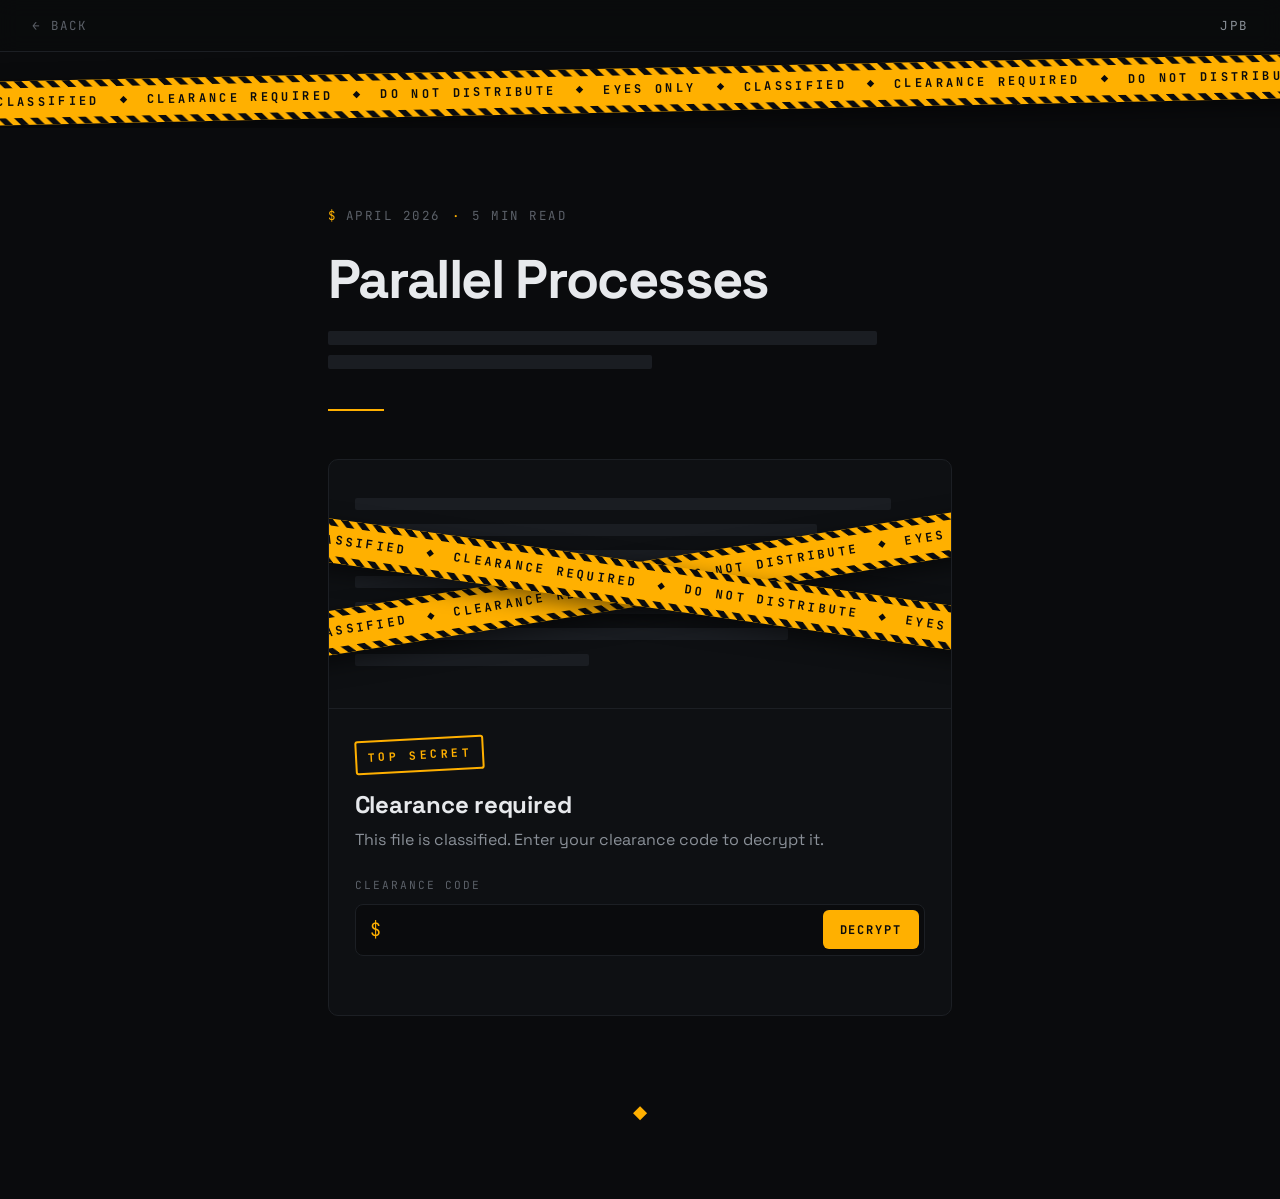
<file: posts/parallel-processes.html>
<!DOCTYPE html>
<html lang="en">
<head>
  <meta charset="UTF-8">
  <meta name="viewport" content="width=device-width, initial-scale=1.0">
  <title>Parallel Processes &mdash; Laurence Tarquinio</title>
  <meta name="description" content="Classified. Clearance code required to read this file.">
  <meta name="theme-color" content="#0a0b0d">
  <link rel="preconnect" href="https://fonts.googleapis.com">
  <link rel="preconnect" href="https://fonts.gstatic.com" crossorigin>
  <link href="https://fonts.googleapis.com/css2?family=Space+Grotesk:wght@400;500;600;700&family=JetBrains+Mono:wght@400;500;700&display=swap" rel="stylesheet">
  <link rel="stylesheet" href="../styles.css">
  <link rel="stylesheet" href="../classified.css">
  <link rel="icon" href="data:image/svg+xml,<svg xmlns='http://www.w3.org/2000/svg' viewBox='0 0 100 100'><text y='.9em' font-size='90' fill='%23ffb000'>&#10070;</text></svg>">
</head>
<body>
  <nav class="post-nav">
    <a href="../index.html" class="post-back">&larr; Back</a>
    <a href="../index.html" class="nav-logo">JPB</a>
  </nav>
  <div class="tape-wrap" role="img" aria-label="Classified file"><div class="tape" aria-hidden="true"><div class="tape-track"><span>Classified</span><span>Clearance required</span><span>Do not distribute</span><span>Eyes only</span><span>Classified</span><span>Clearance required</span><span>Do not distribute</span><span>Eyes only</span><span>Classified</span><span>Clearance required</span><span>Do not distribute</span><span>Eyes only</span><span>Classified</span><span>Clearance required</span><span>Do not distribute</span><span>Eyes only</span><span>Classified</span><span>Clearance required</span><span>Do not distribute</span><span>Eyes only</span><span>Classified</span><span>Clearance required</span><span>Do not distribute</span><span>Eyes only</span><span>Classified</span><span>Clearance required</span><span>Do not distribute</span><span>Eyes only</span><span>Classified</span><span>Clearance required</span><span>Do not distribute</span><span>Eyes only</span></div></div></div>
  <article>
    <header class="post-header container">
      <div class="post-meta">
        <span>April 2026</span>
        <span>5 min read</span>
      </div>
      <h1 class="post-title">Parallel Processes</h1>
      <p class="post-subtitle redacted" aria-hidden="true"></p>
    </header>
    <div class="post-body container">
      <section class="dossier" id="dossier" aria-labelledby="dossier-title">
        <div class="dossier-sheet" aria-hidden="true">
          <i></i><i></i><i></i><i></i><i></i><i></i><i></i>
          <div class="tape tape-x1" aria-hidden="true"><div class="tape-track"><span>Classified</span><span>Clearance required</span><span>Do not distribute</span><span>Eyes only</span><span>Classified</span><span>Clearance required</span><span>Do not distribute</span><span>Eyes only</span><span>Classified</span><span>Clearance required</span><span>Do not distribute</span><span>Eyes only</span><span>Classified</span><span>Clearance required</span><span>Do not distribute</span><span>Eyes only</span><span>Classified</span><span>Clearance required</span><span>Do not distribute</span><span>Eyes only</span><span>Classified</span><span>Clearance required</span><span>Do not distribute</span><span>Eyes only</span><span>Classified</span><span>Clearance required</span><span>Do not distribute</span><span>Eyes only</span><span>Classified</span><span>Clearance required</span><span>Do not distribute</span><span>Eyes only</span></div></div>
          <div class="tape tape-x2" aria-hidden="true"><div class="tape-track"><span>Classified</span><span>Clearance required</span><span>Do not distribute</span><span>Eyes only</span><span>Classified</span><span>Clearance required</span><span>Do not distribute</span><span>Eyes only</span><span>Classified</span><span>Clearance required</span><span>Do not distribute</span><span>Eyes only</span><span>Classified</span><span>Clearance required</span><span>Do not distribute</span><span>Eyes only</span><span>Classified</span><span>Clearance required</span><span>Do not distribute</span><span>Eyes only</span><span>Classified</span><span>Clearance required</span><span>Do not distribute</span><span>Eyes only</span><span>Classified</span><span>Clearance required</span><span>Do not distribute</span><span>Eyes only</span><span>Classified</span><span>Clearance required</span><span>Do not distribute</span><span>Eyes only</span></div></div>
        </div>
        <div class="dossier-inner">
          <p class="dossier-stamp" aria-hidden="true">Top Secret</p>
          <h2 class="dossier-title" id="dossier-title">Clearance required</h2>
          <p class="dossier-copy">This file is classified. Enter your clearance code to decrypt it.</p>
          <form class="dossier-form" id="dossier-form" autocomplete="off">
            <label class="dossier-label" for="clearance">Clearance code</label>
            <div class="dossier-row">
              <span class="dossier-prompt" aria-hidden="true">$</span>
              <input id="clearance" name="clearance" type="password" autocomplete="off" autocapitalize="characters" autocorrect="off" spellcheck="false" required>
              <button type="submit">Decrypt</button>
            </div>
            <p class="dossier-status" id="dossier-status" role="status" aria-live="polite"></p>
          </form>
          <noscript><p class="dossier-status">JavaScript is required to decrypt this file.</p></noscript>
        </div>
      </section>
    </div>
    <div class="post-end-mark container">
      <span>&#9670;</span>
    </div>
  </article>
  <script type="application/json" id="classified-payload">{"v":1,"iter":310000,"salt":"9yrvBF6KFEnN72uLxa9PmA==","iv":"7aMwd5CWTLAMPiqH","ct":"hN7hZde3g/MaXBdyEIw07uaTTYFFdm3F04zKIZW4WckJWzbS1QKt5mDxAhg1I9+4E3V+fhADYbiGq7Mf2IVgTNYnOZ3sd/6sp2V8NBr7ZmFTlPhgGnsBwg7XX7Q1PNowbNW22ueEWurGhqMEd0bP7wgvWH+sRX6l3pSCzyEX6MMl/kgBpvphHPjfPh3q6fkmyJpwTaYFTMubt70rhXWE74ff/UikIBTB1lMXW5+5vyL95RMqy/6V7SSA101WY4TNuZW31bwMBS80uKbRZ+0Y+MLQ1q1py7NpqkiHhfPhf1LjAMZ1tplh66PKcHzFk3rbIQ47G78b5LkmF4GOEd0hWFWg/[base64]/DF+/4TcXkpiLiPfLdzpcrRBx0J2ZtBmJDZSQqcqOCfyC5c8HZthfBtcs6g+8U1in2qepbQJHR63HaZ7v5L8lOXjfQR4FCh3x4TbIKyu7i1hUKESPFysUKnX5adkvbuKh17TiutqBeZ1X4YAilbmJOGnzxM1egTLGSU1JIJiskQaXXUw2cqnySd44tX/5ZGvLoIzazofPOJRA8rZss9eEZvz4jk4o0eYiAl/JVMWJPiqjM2N4XhfptF1IWdz+dQeL0hiUpRnt6CgkCeE8+Fx5QkWJ4M0ZA/og/InWvXHibY0OpRYZaGHXJbrVKMe7TQPY9/5hwcsVXgi5mIlqncPXnVbrVuUzDZiBGkashoERvbNC3n7I+ba3eTWQ9OuAB/v1xs+UoGYd5NAve/i7kkoFwoDBJcClPBIZYWbxKRnaUJgiD4pWbTg/C95vmJA3scvh9ngERzz8ba/6CA1amuv9UkF6HTvQHVXtgio6vjhan0TVbcSfkx5HTtEMbmdyjFspbuSVTq3QsuwdJH+MG7VHrNEXdMFp29+7wSdq2vZTVme7wyEHS+0mcwJNhbPI3kvTWK5uWM79qz5aj1kfzLQHqzjp4VsWG32KoVCn17obPuWy+uMwxVlnycRIMIjv5FAymdUMY8Svk6X8oIUP/NlVKdNXY6F2eTJY32M/yVD8NsTNrxiN8j4otwnFR8gfQGecl33ac0PtEd6Uo8WpxuMS7sQn4W/9z/ZtD85pbq3A9agrymxQAtx6nyU95mDLrcSkK/2K/rsFLsYsZ4RL2fIYV+mWDs9Q3t04Zrj/Q05qs00UCUarK6imXwpKlT9SAG/l9QSeJN3QrZELPfw26/uzhyDRXyOzk/0avh9IjuQDj2rHih/m2xELpUAEmLisdgHrCuLZLwhB4ndjf159y5ydvzAvKEBNKES6PT7pPbLcYccDWqwryWzeH99r36f4FqmQvX+s+KwbjwZkRrlujTfZAWZup9elvQvcL4RGP6Pk5pO7cjvM01kP+rC/FLz3T/f5tqrVm/U7vtnMTJM08f/bEQOtefMo+pa/lvCqU0msVBvUKeiwcpfc1ox/lgf9rg9Nd03nN0minX55f4q6ajlGpstVcLrJygy0+LQhrpjBNPqO6gXUZN2+X2KVALZ3FQ3FYOTDH/jFeb9H3z8ZQ9gEqS4rSG9vrgOnGCnYNbkIXITmf60RSV9jsGXukUC6JLYcjuMte2jRxCsHaBokfhNoKCAFaeTWVq+TbJk3KjXv0qTd4GKvhWcbLuCJzeg2fJ3Az+2dmCgDvcRstqUKQ6d/A4capBGpOb7RcSKmsU50LN5OJjjsa9q7jRBS50GbtRAzpbF4bMkXjU4l7ox2fVA4Dp/YkBHjL4Xpnsjb8kJibwEbL0JpOp4zj56LT5abloChcZ9D6B03F5HBYrq6g6pJH2GZllotiRntqKsAXPEHz070TGDmBnob6YycTmyMeMaOPg+77miJHCtqV5Ag9PL30ReCyIoshwOk5zP1VmSO4pqHfJnqjlU99SiOtBH4IEs2QRz44MbW2CmJAO2wOVz0K7YQY6zIPN/ehVtkCUtjIKaeaymHDrwFdEDdfm1Eon4G9yloHQktMsMknQvShG4n+Rr6x60iT9gaTmsbWQgG/HMR/FGb95BYUDuWeqoD8JwxfFnGAssdu/6J2UcvR6YRBJ9WEMyOgb7f3OLk87SKBL4Dqocq9tS/eB8XclUhpjnythBcKhvxTMPfVenHYH8U9uA9n2/sBiWjLfYc+c64oEnvRFulkWq7SZF+O5RUmCV6P6u93BNz+JAm9QPyFWQb4qDLLM0FKAE6z+KEQqBUv33Ir00cLB8v09pR4BgM0wGOUGs3GG8qTsieavrX5eAQvaJBbUZFVHVF/1tZz/Y3INciowoCV9W2bDspCh+STh6UuSSPmaE2P0wWgIbyYEz1K3HjTVDWzRtrltlWcd9YUNvg4m1FXYU5eQt/hs/iaWNaObwQ47mAmHXu6QoanHatvWfN5XYfjVC3i4i5WIJAMk14LEKZpcuMyY5VvWnxAoUwL9mHgNw+8dwBeUNVjmRLYbhYNz9+bs29TemDNNfJL3j69KiNj+jVH+R3FyHX2VJXS+8RrTicl0XB4I2sv1wdNOZPj+qmqBT9ikg/cNLPQ14FLdmkkRJRzTaX0qspC8acexa383dYeiCFF89/Qo/iLFyJFuTA0RZEhynKt4sUATTIi0zu1vzF8NgRplpRqDVXWp4Lkn7Ub8g5M8/XJGbysCJCWePNznETNArMcYaS4/GR3FejXGEovsVtqoaZwyTqme4rC8s0MdD/NzuoXekYHV+eq3uKIdTgV+R7spZlXBtniKqZeVrZ5zgHYZ7Sr0535v2ex2f2LYr/iQ4JGP02n1zZsjLqkoGzCbhlaoesks78kaqANtHPbz+SxXJR6NhUvgtc6SVoNHbNfhcmG0gmIX23INFy6gOD6F3Irn8viNsee4dCdanRbYhvhb/mxDes4qRxf7h8UZcX9yF+/IF2d7kFlmHqePZQVbvE3Yks2xYnOYKjPGzzPEvwxF5WZ6QwllsTEEasZF8YVGgwts/S1/xhXgv3azzxK8BD1NJXJdWSOymgFYfLmYBJRKfLlA9ppl6lGvmPLzLaNrGURIUc+mgp1Jgk2ReNd51hRmBiS+QzyjMO9liR+9eHEAPK6IsJtn3gsRm/4D2ih9mQfMT3V/LzXD/34c1lvbCltYsLVJ+oCmfBIJOG9HhWkkeufQ4zpKcNOCMSX9xFpqblrhNv2UTyhnflS2tDUdcuNYZzXGEFO0LqXXipRvlhUw+wQIZvaKgFPpqPKJDLMEsdDfStpnlg+0CG92J4An9VwEzU4k5oO6Q+7DyGfjpzHuF0etcVvNwrVqDd0qJrQaTQOemuIBkai//a81ER/g0zeIgMpez2tCx2L8k6MESRmCK8CJJ+n5zcIYbtGuMjAklPGasV84i2Y2Ir2JZureY6PuloxZf4cbo7Utyu5/5Zb5PF+EiFQB7TiRtDGyooEsFl5Siu3o2KBw5tdb6RSx3OqeB+9zfo8HTdhNLG1ZLmv402/[base64]/5EIrsYx4JW+Rm+nH1chtUA9xWim6JpaJ+aV9BAeVDhkgCOFDvfj90TLdvl/OU79RE21bu99KE4wMOYR9jj6k1w8rmE9qw/+4SKlaGBrjObNMFgbu9sYa6jZqIrSN5gwpwDb1T1Cl6/SdFQeDizkmwdC1bdpiMX8u+xa0BQupMncqRkv87JswIATg2lUskIL0Y24nqHqxI5v532iYSTrJjhF/M8h1LkJT5KoxuutnsUbCkNSf0bmMtmQ1LFZhk5zoKJosPAI1ubEBMBcQ5vveQbDFXb/0dWqUegBBRgr9fg+1pbtZcXD1kzDUdS2cealvn1jD4n/G8KscQwmSkWTPU7U68qEbIUUJkNfk0L4Pn/mnVm0IEanY6T9NSWFQihdYAoeM9/qoCJuEvNBCAdYac3hTQBLFy9/kxX5i51c7kFrGfP/sM//HFQKwiKzfsYXh3vrkAEHf2Y0MIlj54mZaMmP/f3djcx5nGs+yaWw+aIqXBnWxKtew+lVIAVgc/DKL0mjV9K6VurN9dS5VN18iG3Ai81In0/nHosrHbsluBDmzHWg5Gm55xaTS1/pg6um6AiygqMiqSSHiA3Ga16TaCOUNSPsgDoPUvd04C47htgl9O2cAqHytkC5dhm475OcvQCSM/Yd4MfqvC5/5HGMcyjqMqjelqzHDQVeEPTd0zD0yF/llwY2TKgm2IyZDPSN2erHeO1ZLSKxZAaDGbonaglM2SN9ovVM1slomvevlFmsGfHHHdbgiPaPveRhciFc6DQmFjqTwSlxd/E0j9neFuLw13yOmmeg/O6T8Y4N3pP2veN20dS9UzwQ/i5YCMr/YdxDA1SwWjrySWmtkostmchz4dsLFZKg3W0+qp7Akht036cwYoI4CYnrysFvXh+qhawu6gKHqQll8Zirsb5De1gYQhdyMF/[base64]/xo5xWzyLR5hi9Vh7rKAYEteCPAX7i5AClvw0vSkl1xrP/[base64]/HNITTdWXadh/Gvlg8VBcJMrW6aGRdDBsXaiNnTQz8g7hd5VYn8DKgKTdEDO1lp0zek2DY1cLFr8C4CdpSjnaEIFUpDwX7dnrJQa9vIgKki/LBJ//[base64]/CU/lkJlMnBH3sAYXRkFj5wNirn4KHRUUk5xCUCQL4AsKsW8h8b8Twx68FKrFoEmMzhYowQray8Ejxd0OPlnpumllMnMgmpQ3tpVK1BJwb6vJANNunTorvBvBLOMHnOs7a8JLT3agvvuYQfTetC6k7vuMAOoxiW62HMb/jGlMMutVsxOGlmCKfJoAUfy6uWVxqHGK72EnUviHc9Y13Q5O6oG40f/synO8rL4skiWimv8dxzCTB75bsrEwwzH/T7eQOx6MxF2jD8WB6rQlGsVdWMcDPL+/20OHF71EK17jjAVk4uupF2vbN5c6ozLm1NHSi6GKaQUfF5IhlPrC6yC5F0vesPXucu077UV9hjebUbhOKXbMxLAdGdaYEdeqLkkRCtU15ACRKfTewfynlBem81u8AKfB6aemlvc6WQG9VweujkC1b/F68xXsjE0tm9QgOhWKop03sxVRogz2DEAYdgZ9T3AuoxWznrNbCHX3l8YWd5tRQizIyzSNd/5x5GeP4CfesBaw83CZ6jiakYgBx6WQDdGB1/v6h7ePMXg7Lq0k+Z+LI4Wlhu+fv2k7eMk3Su4rw687DuU3hai0VpxNp27YwFGAMLgDY7eImsrx5BxxhXv36tLdo5pT4+ncfTN7K+tYUOA4AB1BcwUJT1mIfF9gKuSzauAzWc/OvKWO1BV7hI/HS8/dnt3ojk5Ik8mMxeYU8eu6d9N7HhBUhI6lfH3L7izAg2iZxPwznqNr+8xvNwKf3+DSlQcvly9/4A0l5h1lCVXbFpQJNCbugutexE7TJQoTjyTS3/3Tf041JRrWsaQEtFennlIJtvIRyrjjiuvL+Gb18lDK0J54Xq62OHqRkORSK/iGI0AForH1wYd5GvgiNVOvJoRVLDbAx0DHbbqGLwePIw+ETfSbNRobgbeRN9UQgVTzc2NOQ6CozjyeVjo+AYqWStNOlyzysb39bhuSqfNJkbcfJyTxz8k5Fsc/PN+gSVU5A9LBDj6Vn2nUXZpf15l+IstOSHpX3P/4FhFHaPuKXFNgcsDp40VuHz9XO7G7bl/TssZeYu08onrW2VtY8bbhYOGb+UlXpnudqjvK9Pthc/goIt+76NMTzHDqN22hfE0VcVj9IEbghkkAUVbBFz3NMXB6kzRPWi9/w28oJG1uvSU0FK8KpEbqzKGozh423jmzB96YK3TiWOh8MHO+lRe8Agjo9ppHBLtBf/UE6mK2Z+7viFTgadH5YFeEQ4BZJitxl5nDG7YIlkMb7qukLaymAVrYcG8eAy65rqM1oIjyopMWBb6PvfjzHzRj/vXb7SaOUVLk3lYOq4lwy8JDufH2JcSvWGBzkEXLayhQ23Jid1BFSEG62W/DAiXCweoPDwl5D79RCOi62s11l1dT1Z9GPRdD65NGKMeDMc6TXpdOdC0ZqwLF3MyzHehzybCo7Nkj0wbVLgc7se6FtFdOevZHMtUmF+ymvfclpiQNmFlxTDdatLkgrLl5YNckQhxl7slsz2uxwdVM8x/oEtvtxGqRnzMjZlNPiXNX5jNQDZ1nkPZAk6WR8QVnhHJyz6E6EtawhPwpuJECvcizlgF+Zfl9WD5S411czSkx1f/wvZMKjG7BRFHQ+SMbIV+3/gFwgGyZMnJFDrZ7u1SG1m7J2Wvw8qaunyiq4TLOzS7EbeRmyuYfYlOsFz/Gg6R26u1U8VU+pXA/Izbf+Q6jB2S2fe0HaFDrMQFjkWwGJkKMmBmcaPPuVpR1l27/H/8JSbL4qXXE2vE+v8OaIuOHcCj+P2GAU4CUi20i+ML8CWzbCrX9kZ2n3vEKNET2/Mm1+KXp4IsG0s+unlAHeqjBcciBXjJcomwsZGEZqc+voCxWdmIsguXGcnG+bVCv2PTdrJ8zv2QrEgTULes9onvFPH4ZujeJh1bVQjw4hbdQPbWBiswSVcA44mBfxLDnYX1QNlcC2HnLEgg3WXb6AqHrPfkW2AY1NxSt1GYOmhPfYfefr38/N68pfzTNn8U6pr0og6W36u294Q3Wd+NH9jc+blzLJ9Td4TfBYjjEl0CSzamjO+1qxYDH2OunyjJPVSlXprYSABSdMs19sVyW5yGqZw4IwqCjiDc4wtACeh/BqN6VMYAg8/xWD2o7ydrapHMp5mdi4n1vMd9jhx4qiFK1fDzeHBzaMEZatwHnh91pRBi49LMM6BAzAS7raz6tls/B/[base64]/2JnqaoHWGCA6hBGtipUqW2m7ejid3g23Gq9o6WpvRQGId3iP"}</script>
  <script src="../classified.js"></script>
  <script src="../script.js"></script>
</body>
</html>
</file>
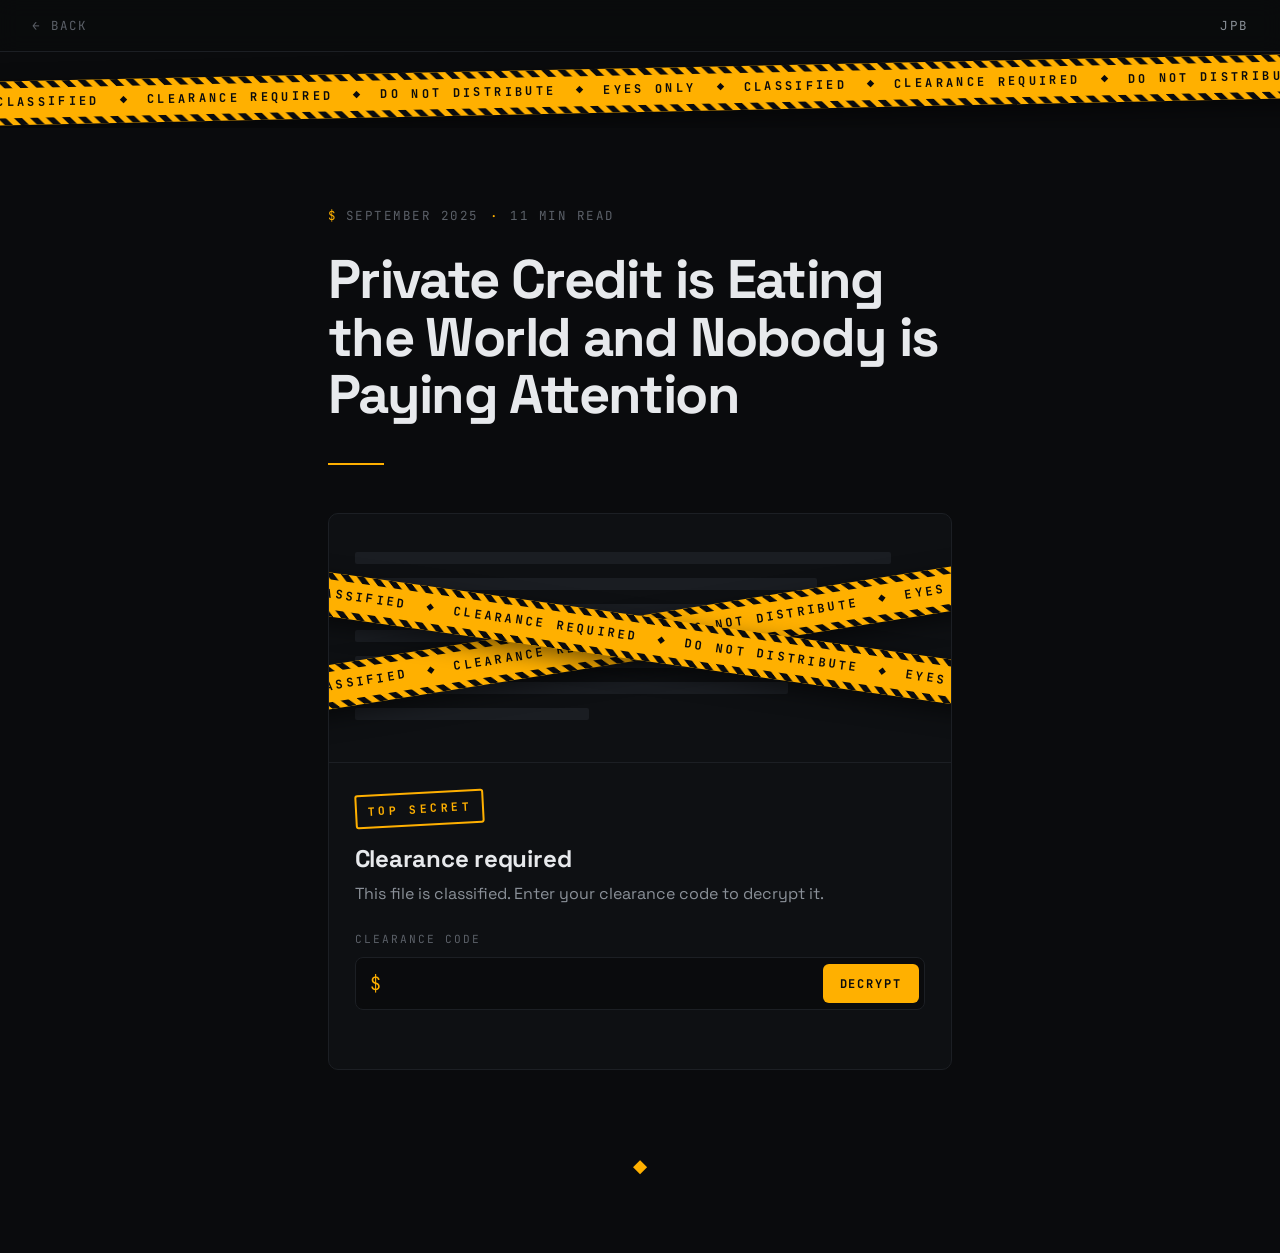
<file: posts/private-credit.html>
<!DOCTYPE html>
<html lang="en">
<head>
  <meta charset="UTF-8">
  <meta name="viewport" content="width=device-width, initial-scale=1.0">
  <title>Private Credit is Eating the World and Nobody is Paying Attention — Laurence Tarquinio</title>
  <meta name="description" content="Classified. Clearance code required to read this file.">
  <meta name="theme-color" content="#0a0b0d">
  <link rel="preconnect" href="https://fonts.googleapis.com">
  <link rel="preconnect" href="https://fonts.gstatic.com" crossorigin>
  <link href="https://fonts.googleapis.com/css2?family=Space+Grotesk:wght@400;500;600;700&family=JetBrains+Mono:wght@400;500;700&display=swap" rel="stylesheet">
  <link rel="stylesheet" href="../styles.css">
  <link rel="stylesheet" href="../classified.css">
  <link rel="icon" href="data:image/svg+xml,<svg xmlns='http://www.w3.org/2000/svg' viewBox='0 0 100 100'><text y='.9em' font-size='90' fill='%23ffb000'>&#10070;</text></svg>">
</head>
<body>
  <nav class="post-nav">
    <a href="../index.html" class="post-back">&larr; Back</a>
    <a href="../index.html" class="nav-logo">JPB</a>
  </nav>
  <div class="tape-wrap" role="img" aria-label="Classified file"><div class="tape" aria-hidden="true"><div class="tape-track"><span>Classified</span><span>Clearance required</span><span>Do not distribute</span><span>Eyes only</span><span>Classified</span><span>Clearance required</span><span>Do not distribute</span><span>Eyes only</span><span>Classified</span><span>Clearance required</span><span>Do not distribute</span><span>Eyes only</span><span>Classified</span><span>Clearance required</span><span>Do not distribute</span><span>Eyes only</span><span>Classified</span><span>Clearance required</span><span>Do not distribute</span><span>Eyes only</span><span>Classified</span><span>Clearance required</span><span>Do not distribute</span><span>Eyes only</span><span>Classified</span><span>Clearance required</span><span>Do not distribute</span><span>Eyes only</span><span>Classified</span><span>Clearance required</span><span>Do not distribute</span><span>Eyes only</span></div></div></div>
  <article>
    <header class="post-header container">
      <div class="post-meta">
        <span>September 2025</span>
        <span>11 min read</span>
      </div>
      <h1 class="post-title">Private Credit is Eating the World and Nobody is Paying Attention</h1>
    </header>
    <div class="post-body container">
      <section class="dossier" id="dossier" aria-labelledby="dossier-title">
        <div class="dossier-sheet" aria-hidden="true">
          <i></i><i></i><i></i><i></i><i></i><i></i><i></i>
          <div class="tape tape-x1" aria-hidden="true"><div class="tape-track"><span>Classified</span><span>Clearance required</span><span>Do not distribute</span><span>Eyes only</span><span>Classified</span><span>Clearance required</span><span>Do not distribute</span><span>Eyes only</span><span>Classified</span><span>Clearance required</span><span>Do not distribute</span><span>Eyes only</span><span>Classified</span><span>Clearance required</span><span>Do not distribute</span><span>Eyes only</span><span>Classified</span><span>Clearance required</span><span>Do not distribute</span><span>Eyes only</span><span>Classified</span><span>Clearance required</span><span>Do not distribute</span><span>Eyes only</span><span>Classified</span><span>Clearance required</span><span>Do not distribute</span><span>Eyes only</span><span>Classified</span><span>Clearance required</span><span>Do not distribute</span><span>Eyes only</span></div></div>
          <div class="tape tape-x2" aria-hidden="true"><div class="tape-track"><span>Classified</span><span>Clearance required</span><span>Do not distribute</span><span>Eyes only</span><span>Classified</span><span>Clearance required</span><span>Do not distribute</span><span>Eyes only</span><span>Classified</span><span>Clearance required</span><span>Do not distribute</span><span>Eyes only</span><span>Classified</span><span>Clearance required</span><span>Do not distribute</span><span>Eyes only</span><span>Classified</span><span>Clearance required</span><span>Do not distribute</span><span>Eyes only</span><span>Classified</span><span>Clearance required</span><span>Do not distribute</span><span>Eyes only</span><span>Classified</span><span>Clearance required</span><span>Do not distribute</span><span>Eyes only</span><span>Classified</span><span>Clearance required</span><span>Do not distribute</span><span>Eyes only</span></div></div>
        </div>
        <div class="dossier-inner">
          <p class="dossier-stamp" aria-hidden="true">Top Secret</p>
          <h2 class="dossier-title" id="dossier-title">Clearance required</h2>
          <p class="dossier-copy">This file is classified. Enter your clearance code to decrypt it.</p>
          <form class="dossier-form" id="dossier-form" autocomplete="off">
            <label class="dossier-label" for="clearance">Clearance code</label>
            <div class="dossier-row">
              <span class="dossier-prompt" aria-hidden="true">$</span>
              <input id="clearance" name="clearance" type="password" autocomplete="off" autocapitalize="characters" autocorrect="off" spellcheck="false" required>
              <button type="submit">Decrypt</button>
            </div>
            <p class="dossier-status" id="dossier-status" role="status" aria-live="polite"></p>
          </form>
          <noscript><p class="dossier-status">JavaScript is required to decrypt this file.</p></noscript>
        </div>
      </section>
    </div>
    <div class="post-end-mark container">
      <span>&#9670;</span>
    </div>
  </article>
  <script type="application/json" id="classified-payload">{"v":1,"iter":310000,"salt":"fS2Pn60ppM52+5vQ4Lu1dA==","iv":"U+EddQLSU0c5kHCh","ct":"6en4nzBJpKH5lXsrSJY8iHgejO6mpHTEler/cSLe+eQDbaWjQaW2/OSUk14F7Q+OqptyPRRr1fdZ561f+BaT05vGbXIhaRf+t5EAOts/WavlaSFnKYLLGcEACKHPlHV7N23JnapBi+uJx2LRRUN6BFhyIZ+rGjYStrEueDhEjEXYF+8JU0PV3eRr3ebNtF2jEw4OvKYUc2iwkCQy1phJ+OemmDLaH5guL7EwqD2o8MYzsIztZAKbGtiX0wYlUmT70vo8U6pG4LHRoIpBgdq6Q7Z0M2JPiQKFZ1dfFz/ee3W/iipA/55ptXcTUV7mK/F5zS0aXN7KxRjmyDaTEpJ43BiIwXxh8PHVUJPwAMPPE83lXSYPZDYQWnLFau1oJC/uU6Dqrz4i0cjCYeGLyYHjsShHp8quN7Jh4ywbsxZRSRGi6jIdDfr34G9GqzkjksqEZV56t/Wd310wsaRUhQ9ye/NZHHBK4JZFJHBL/H13zvSbv9+TfRXpqusFhOw5yEY+qKYHFQ/w1KZKvwEdnSjkIilViMnwvQzay7wmTSuUGkQUhYUWoZptWzzq1V7oYFXi0BcOObucPjlhqP/kdAFAQSdfPBb5MR4tkr1eZKgp4cXgO4zqJMgws/y4hQ7erPUQiK1TzDrpk7qa3MBgqQ56lFNKB+Q9YcUBshDa/JDoCBkPXUpEtfjJ/m+IqcK6lTBF1nAdXX2g+swZMezbKwjz45jEqtMOhyXrmQxdTApm5Nj67a3rRC9PnJIIbrKwGPQXC0jC2ad/W26aL2fOAiTTE46HTylN8AsE+/RoHX8gI4EmSPQYYeJJdXhgnOJ47JJ4Fpu0MM5+NY/vHzsJH6pCcXfKSauf58D+dFoh9RJEDLSlE0aqVoCCujoG9HwYA1FQrw1jKRKX/[base64]/tgJZDF8XdfHlAJW6XA4aKoHcNDihtcRNm5TZyedIa/YIV5puAz/0uuR1JcqvuDRtBYETg1BWA0ECfHT/oSGT7EvgQTc/xjErF7YDzSIHdA8WHvZYSawBtSNQ04mdCLno4nP1fx43VdWPDT6KQIw57eYbmibyfL7yElR5ejhg7693y+ufOQDSIY1JHLfjFHWfrZ2tlPpezbeKOJKcYolwe4EVRVlVoqDOTPPR12g2/qXfZ6bBxa7CTFEpT7YthnvYuQYfubd5Hv6iqgRwf+TlS+8redjt5EXfcV3gAGFHDchyfJYp2diH2CNqMo/qojcaN36OxUyGm74vs8IhUCmPHqFbjmsw333ur38ZM0o82V/zkAWqdxZNrArY2vgtmqzaroHTmU07pRvyVeFdh1TBbxnhsM3sDFm7kI/8xfhC/DZ8jy91VKF9b4jsUSwkMWIryjNOa2g6jxBqCFW0oVKo4SW3ilLVpLgFrzSTsYtMeiO7lzciGHmSeh8emUlUefJP9LltK68pN6wd5SzsLN/u/ArGmjaBa5jA0BluLH8mkvwu2OnC72/DxKFkn7K6da00yrtjFXL/t0K3vDhfCkLwsKuZpy/GImRWGJqN8ZqJdZB07aAOQ1mHS0Mw38vsR7WHecUvCGaimG8RkTczqQ7b9hP/Qvcszz/sGMp31YIWyT9kyApPCtZA07Q5El67foK5DV5IYhDj4BOo2cWfSGehTw/aEk7dK4N/qEOFiQoa0UX58MCuwAs/l4JVPGkrCTIfx9oGjyVDnCnATDTX50s+AJeiO77VWpr184v/[base64]/yiawNcXtoaKOgB7/K6yIcUi/oGQEY/pII2zVEFCclUnudyJ9qDP94kuTn950iT8vsNXwC2Jipk1cSnRC6twx7rU0I2xoGfH7knu85PLIHNQDIG/+V9gkgoflPbCzdPSZg9S6QnViZaBtOdyqo8hNSoKr52NfCxgrF1S/ZucoCQAbQ99tmabnCyCdb0ZA/GL31vMEnb1W3zkjPmSH0SgzPIvG2+ja5DfpS+vJawTG3NrXw+f3lyvpvhjGIKUu3E/o+ObJ3mv8sW3odA9bDWKd4SV2gw6Gab2Nr1qsha78zaapab7hGVNqTISMh7Qn1p9TtErtCbvLj5ZcCARL4BTzU6FJX+RlvRwZr9ludm7/ymDtjZCQ6WucuhyKXi+Iiyk4HkHv4g6nFBf432LRjeJ/ciSw2peBBFOjjraKk36+yo9YeuFgIqCk2RpxULM9RhR2YXoOYvc8UlIKFLitK0H0HpqL8aX76F3oO2MSK+iaW/Be0TfUeJEXSDUNd27F6tabiusYTl98smFGtgyFzELOkKccLKSzYOVl3lpumrTNA0U9Zep2Me76tCVC2sw9PIgdY8mv/OoR7CmLOPHPr9zBzYqg63j0/QPXQW3FCzY6wHj8BLL3fA/DZDaUJiT7W/o06K4E0dtZKQbOQ5uPvaYzMc/OS8WxgE7jYoFJneTglG6hjnJ6f0K9ZZaZ/dGOyfhqiTCELZpodslVF3ZBZke37A/NX6rFFT8OEMpnwrdXKLbqp9/3qtnVbLf7Jp7t50w9G7zQcd2WuaVVYkykKc1C75Gbqnl0FDpTIQvhU32cg43ovk++I5QCZ/KX92h/SZfCIuEczCr+AC5l7pLcT2er0Q5dD5D/SCFvynFzhrN4X11xESrXC2FUJs1k5Eq1140xjiPYTEDFNZX0B3QWcbbTABsxr96OFPZwmgXICeOScEhXEe3YKSCnz8reP3d8niaIojcZJsDCzjNEcs4glkE9/sHmznJqueNCAZt/Gyv9gfOw2cZ2Mm0+DZjt7a2s2KNVzPrYdkyb3dqxBOpOOwpVmyGsd+5li6v7gu2FASj6/FpaBySAiLflDl8okM9eQGlBs5hBGFUKO+vzCY29wKOSTJRL5Wg/hbhl4cgU9VcbXJc/blDLIO9FsrdhaOR/EnRfBw9aCmWDQYLnQs9U36UE11YP84P1krYcIT7lSWbEhUYxuWXpHb1VUeBCtwS5qkEJVc64adtV078YxiZsWiTNVbp1DdcBun0xqmLur6CKBeyqy1mSYlRTosuCqtoEI/ePWRKkIuTqz1klHE5lPE3JcreI58E2KkY8j3KKMGRbg5GV+NrUCUDwiJQRArgGBG5rtjfLcI/zzp4NHfSLaHZ6GmNcA0+14G/TyM6eMbsAv1n7GigonBB+9rBXi3odIG7ny/hclqeWyFttPpmGpiIe67+aXTkW6UD1y42TxjzuO4z3kASNRLikRnW4FJOcndZllMfOLcP8gqGTP4c5itPI47R+CfSIOgX81IO3G0/yMQUJFXoc8zaGCLQofsLbnPgsZmOnkO5zw1cF/V2/MHXJT4jQg8vLu+fsy9HFSbfGeIU6YWaGBkr4MlHSMA8wJq0054BhRpWyzE7jVMyuLpSn2ofoG4Jf+LP7VXrn786QMcXKwVeawa2MkkMwpniCAAISrbwnGPtrXW/cuxjlMWSuM38TXLv/CtHdURLB70LTbzTBkAyUslUZUCqkoOV8O5WRb6E6eklbeJe92SPiy7oHbYUyiLaSTX5MCbAwaPoUfe8SOJhDrmVWxixQJyDuAkrgIdR8LWNxd/VF24ipeHewU8FuxA7EsKXUQw2qBO/cZqGbX4rBEck6YzAB/Ml6+11CYbTEOERf/[base64]/pNoGrxYfQBOUhpZdVgYhRUHr3eJ1F3Bn5AgEUiTs+vtW3mL+z2oiCnP2mOfybpKbmJem5TETpey9kzDfQWHkkpMMWUe0GHq2wUTzrCv5l4raYMffK0JRfkysgezXo+uAl9p6UstmWa6TL+vlezGSRcwmQcKeiSwjTCRW/afVpO1XCjxwmG2wg9XBx43DUNjd4BjYCjjwYBOTkwr5+eN0ADPKo8+P78Sqyz2CbextOyW7EqzZohhZe8ckz38BesqcDYVJBQ7k4nmHlQfNEy3D8vEkh2aXj05+AUDqGsJglzqBAz0/UJIL0blxkcNZvfnyvvdxy5UYraZf2oCU7qpkL0tAKfMtfvKFZlb4UK06TFTybfe3nI42Mh36C4zeKz6TexEX1inT44beRIkfTmFjCmLDwUW1yKuyq8BS+ACML2dz7QtFYxvDVcLvGlF9E9zvTVCNWfG9TIEj5zVZbxQHMwPVAPcXnSleWhF3VkvpRckh/Pm44bcRBSqwLw6B0hZfyggTPQKsM2Yg5GVa9jnOXlKw+ZOIb7ohV7ivfCLhqA29zfq2joMcZWw9IcukVGFYd2azWtOxO2Jwyr8xtxy8MUaTx+uZ7Sv2qo3Nq5+3raC4/42nSZdBrK+vMcRjKSCSd051Bt/WtxUylYyF9t6sHbVbgrizRjpGL5/sVrXLLZ7KHPDtfZtUwOJHAZvD7bO83mfKgDZ7JSCFy7KHNtoIKymOnoYszwhF9wPEMw3O9ZpHI7NoiKPIwEKMgPJynqYNglZqHqYZrYgN3/zi76c6iTXL3WZ/ozOK5wTTDGWdc9JeEbiwC5X4mhYM0gVU+b49duL5OJpNjMMJrhAIDic6/FrWsgHPgN94N0CX34DpXIjNQIj5kELYUkq362cEX/wkGmnqtVl5xSeeEQfUyCEGmX8C6AJ21fL0eocgwFK46SrpeiDxNh7WlYHHlIRxpmquA1O/MBl3N0gqInAYJn4YlTLdA5IqUll/L5hx6/Ra3EElBygLdZDIGIbm38tgN1ZN/iO2G3aLbeSTg6WWl2nWdpyMC3nWDhKv21RTqsw0bwimV6kDeCX5Wu8cZDWiC+QJIGrFWWBRO6VCbunEYZidzgNvxUuqMO/nU6Bc6yRFPKapVGn6ZwrnDXCrmG/JwCH969dWGnPE8qLW6qGQxuPiBqiqU3KCjIgfEZzSPuwA/t87nq9kDoqtnv+VN9ee8rp4V2A/K77EtIJEv+alaO1Aw8NMvAUB2Drge0oScwtW/7oYBnQ2HLjdpHha9XTvJHS67FK+vjXqOKdAdB5CBCNevdyNSapT7mgkdqfmsLOLlWO+Oz/fLlQVd8DrE1RvPGtJe1/iBCia0n6tZ2amlFYQ7G0m8dRQYL4CoGFcDLBvxfoERYXVOBpcU4wxk8/u43wC7NF3mvHxDkeOHQivT1ax8jtH/bwLdOV64ksQR8rxuwQ/T5HnJLvtGFoq/[base64]/bjBy98otAYPkIyrGfHli/[base64]/iD3vzmC9GWWnegbqb7tG7Uj2/PJyBNBMojoR+wMKs2NmsF7hETYWE9PQ+TwaOyhXL5n8s3AF9L/kprlAO9c1NbvQqTeNVr/2m/tcEN4EaOXs3dzFJbocpM6l51oX+RBzMsphF+k24NVOd5dxzhOBD9ORRth8xVqa5dnDIF2Nv+ZYbAqrnhujsSDuQtZRBfoOHgGxvI8CHuf+ayBiWOkIlJK+HA509MXUVdxWRK0ht3Ya8FZawJdZowy/W/iv6Dc5LT2cGigqzRtE9uzeqpfSDzmd1dk4L2mhXTdH1Ua28eTbV4Kq1WrSTQVkFeE4MSCyuwbKUmdH/whceXUABwOJHlVabwcAsfM1Go6hxlAxHg6ifg5TPJM5wn1P6HsRNvM132YxDePk7NCd4bMutbyaI7RhsMnofc2DR0YAm5fgoF5XBoaBw0Okj+7rq1m4y0jW7olhydfhQk+6jXtO+Q44vUY+E3+Ao5Bh5CyrOmKy5CdpwU9Hng3aTjI+/6f79MwZyuNmz0+wXYP+DJsM1udmjCdRAZ0k7EIMYtFnp+ZiQ6HOEshvRCUKyBro2fMBFsCZVcm4E6N++A8J5KzjlzqZt/imHQSLcr8Nq44O0hYz69hSDC1z6Bl9cJI2Ap3O1aJu0SPZe3D0e/fNnDWWhRVPSU5EyZzacKG9wNeb3IggjDmeYk8GnP43zopAmjAi1KPVshJvSwOlGBXZwTyNhzfLewjjWTvaE1LzUSVxRL7q6kP2VtD2HTL2fQUZMQVlGxVpKhwPif6lgrRY/3qC/+8KmQPfj6vZ5+OdJuSjfldLYF1cSJFE7P66KmeshmCpVAQzJFeOw5HXUb1dCsmVfIs5o7TzYmHERNAd2FtGmLHpFpgfwk6zfoAnLycQjzg/zcxmDcaZNRuzQhwuXK+e11PqqdmRnrC7f52HASekSAkWTg4GiW6FPKBr8lP5FPNU28Pq6wkZmkUnlNOBx/uMySkFMP74A68860uDIoc2xegKEkbhbpIitswnFp3e+Eqo070w4H3P3PNPlwn+Kxi4kwYX/jHUUw9Cm7pUMt+mZf/TfwEOTxEYL/6ClpA/aBTIoso4leJe1FsE2VI7IiZ3VhHa+5BJtlJwq6sjXr07DZDDi9lao2XQchvVbQpIJ+VsQUO+QX2wd2RU8pIVr6X8urOkCiN6lU6UVhUpbDklm2Bf9doFvLCOk7uS+RvpG3pluQLS1imUuMzXwu9CC9V4uY1vgUbMwBWzGFGk8SS6cKi8b/Eeojx42FZFIjtNr4PReaZbCPQm/+8sViMEj7TVKdlI8V/dr7KuQv818ERIhJTnj0Tz3tQWzxawStbuDAt5FG5QElPwFdZyQnMVEgba/Hgno7UPJ5FOPi0ZMrPo5HlR7socSKXN81ZAcVpcXdUNB/ntSfuM83syRCYrs2Et3IkaOvlx4If6NWZG3kIwn1PVr2U/B2VUc1ug+wl1ok5TCVbBaIrwhWjrkWSgQWk1T0AOx13MkDQk1wm1F4lAfez+g97GcnIc+dQ/ffZ1p2/6GS4fMFcmUiOtNNrLBGRp4keh9l9QL/8NbVC/e+V7c4yUJMOyo2JPlNspIf5uQsXasljVa0JSwKG6KtBFVdHw9R8YIvt/ol0MYK5Y+DwB0Crgrk1zoeU1O4WBVAv2q2CSp2H+1CVwvg5jMhPncl0PELBfNsqTxnvDDG3SqqMPaeMVZx4DXBxSbBccXw6Upe3Jt/GFE7VlkkXEKjE+eTR6qSIU3lpoROn3Ztz/CG0RrOMDf26/3llujBBSBwAbIwWo86MDz4JszLiN1GRTTOS5tF+lSq4DTOQq5UDEB2aEHqJVSbdZzhhq2I9WRPi+/NHkWP/XCCs0tR9J6bCvklSIzVMwMrg99/P3e6qjtV672reYKw0xspe8g8HSYs4CgmCAkN5SdAxg5B8nKO+3L/rSg5Jrhu81dkEoDcsdF8BrulgPWGuFnK+fALS4nTpmf+V8JI2ZpkzRgThH1C9LjnqK31gtUO4/K3nopv5alC+gZC8S28hkIOvDX6x4VmIQogz4RyUaNpwLirX+T2PY74xA7iFbI1vFpcfFNC9DGarmPeGuLd7MqzPXT/G10U4k7Hs4S693FtTHdUZeN5Cqbde/kpI4ZNlHZ62t6w5EdF43vID8EJ3bJG/MXpKn+P3sAdvY3//DSmHqWw0BS0BifwwczhNugl2KFds/hp4tWLZWzliZVa9H4ivn2C4xbJuL8Mc6cpRPKFejhAZp5g3uNiW6FqtU5qArd6SYvWWQ7/QoWxycqZBSjpGF0hriJ9owcS8UJkP/[base64]/nTn51l7v3rLcO/1HTwk0n1OpQXdEnswyJU63FMfeiCzyzgd7/RaQ1KAL9xOFoGnXBZcDx+krziH/zHxFXdPDtlrKALbx0DobY7NmRECewC1CWrIlEXmT6mj1CPDVl1qX9DIlSxbz1ocdGk7ju6q+fGqAbG558Oo1czOiA7nE3FAKHgiWuFnuvr3comxdMLkCARIhWfzHfFW03vpYJVZdQHvrbfcuqZm5JPQsiECwqiM+C6bmV2MZzvKl5SXsSGrUcCXU1/2EqBESHX6JaK0Mt5CUeaN1PyUsHtYMxOipqcowaUL7fzIpmeMOCoAEpH0VNRMjImaMW0lZYxdhVOvjw5io7izwgjIA0Zwq1oL/caloKtGIlUwO28vXhetXPO9vQRfsRCQ6lXKo4KZUDe9CGa83EDX1L+rWxRk4dxW+eQl26aLJzpeYYGY6IYA0VkT6lgz4quPTKibF68nZSo3bDcYZRtqLkdR9m2JX4RNMLIKOoGsiUectf2zJ/tgRAgQYq5q07YpX0LSinIZfecl9E7ubAGVA/sROxNwbIE82aQn5g7ZSCCYNbTmAD1rgvcoxxpFWNrMNYNB8yY4NFynbanoPTJtBVNUn+XfiFI56EI3WFDt0mA2kHwRb9CCnh/dc5f5ukUrGjx/+GLVlxJqof6mg4mZeQn+koZfwX6axrJpY7qwN2AUBu1aTRE5AP3iHZnAQPw2BQWbuKlkBDT7L5rQGYX2JZ/Ya8FAwo13dj05GGw1LYZbECNMXTInqcXihLLr5GzhSE52oTo+JfQS6DSuDIYvVREhpmTZNKhU4sqd9GaQaOR5jRQn9dvvClqvIbU/37DhcgKVoloUzg58qDTuv8GPTDJ+Pla8381hKulaEiDGcM4z7Nn0FI6dSMWy0O44i+eCVPX1ORVbNKv9BsZ0ftmGE01B5hfR4Pqk8fOSv1xPjcoSBkg3uVdySC5wsWa8RtcsLSKc1LAAtv8tvyapGA3abU08SpLu3Wzuv5PmLabW5pTrQsgBXhs2Xcerc74/WZ6bDk9zuFb0nbMraanuLhG+PqJHmh3XPnj8Ywkq+0V+mojJlhh/t6kZ78aAHaXFMBKHB7jYEPRKPM0EWqKXk1eufSJp+GkR4IKUaPcVi7cyPsU10toss3lAJMHTF1HK0zT0zrSmsyX4Juq7du5lTeaw8ejLxbF0C9Vjd9YkjSAd+iFduD59HUkOKHSboQ2IhY/w350JFlUBHkaBScVlUDx9D/T/xhu6mr7YoMcFWmRnZ0j1GpBTx1TwM6iq4n87RaHEtzSYo18BsFpcSJMsEKB7XTIZTEmnwu7/[base64]/owgEfNH++ZKINy5WGa7ab/Lm3coa3s0Ctyz764T2n614nvaDbZsocPefoIAh2kf+McqxulKEPtUALGT9LfRkql5IsphlEIrLXokdQrdM2rpie3GH78ZJSYppkm33tca8CB5qHZvT4X5RsESJ6E2fFBQynpQ5TwDZ/v63U3zNJ7R3mObr7uwK8+LLEaeDJ5t1mMzs+mY+SHVqXRM66OE3xGarEqrQ/5SfTH+6qheYTGb6oZ8TtouKHCOa4hUNB57oGB1kFfgIfL7mzi8KnCJv6pzB5FZ4uNE/oAbhC1zvdvgGOqa4E8TgOPZa264Uq0zlw+ZytDiPcvrEFOGURkKbCLlykBlvklMk34Pt1V4bm+ZsH9/gQwOZ/2oMAFyE108lBcTtHFA02mURyplZ9cSoChx8YyIiCV01PMkszW6H3zt2/hjDKvK2wM9K4bhtlw54p5FuoMRDti1LRUw3AgxTl1ocXHQu24wFK1+HBcqZ3C/t9pkaDdMsBWLH8JJFuTcTmowmwYmJzn6V/1Gxl9n7GvOSyqP02/MEgS9FNm3AJDsXb8ssfmwKswf4LxVvHDV6Xb+xA6196SzQwHOziyx9yURtsKEQORFW+i4xOUH+/xJ3A0UzaxLblDM111qnWKZzE68ZJh6WcBi4A1x0JX9Y/pHxJIuSjlPvC2aMTMLOrwW+RLF0eS6LjeA221iQn35GxIJ09YAghTjoxF0OFNSNhNcaeS1pjeonGIYFYIoWQiuHwu1qVJaj3dkHN/h8AfwyBdUFghfT16nFIA0IscU8/Wvr68L2mfHDQcmPTO9+iduOHMR22es7zBucqFtYZxVI6vIha7rpvLlHhmCzW6SGVdJyzRTDsg6zzYOfFbc9aMRnM9hYLsB/YnjTPpuMqc0qp5K4hQDxTUZig8FcaJHPXIbr9pJ/YAe4s3y/WS/j0iY5RZ7Tq423lrhnw49h/oIUKyzgsoNgYgCUWinDsBxymEMelWGojpaYgRi5+bjcEcB74todbo6vZZGFTf3bo32QFMTPJgDyvAGCLs/[base64]/dEVFkAUqL0w8b2nafnS+pS756m8uAAt8cyVWx7++2UtdVGIJgTCUC+jvxsVTX2V9z9BrgHNtzK9TGftCCfH/PyzSxVedLOCc7IYSsNGLW5XUM64kmuXarPQpRPhpuw9a96FrMYUONfgeH8qCa/SamitjLY4/3m6lTEiZ9CFqv0hdoyIsH6pFbQZUkoWMhoFLzGUbWqWSxDyi8uXGeLMH8l1GCnYcszGuPSnV36Oo6Lx9DXFp/VGDp2ePFQSY+sKGxuh4M34kohrTocEpn/MMw6TOESERizROxrsZJq9n4KP+bSKVMwp5DmjQlGRZE/o5xtxB7eOU8F1eS94WPIxgo4pPN73752VlT9r7klRf/LeEJfYRw7lZcJ5Usy5X9+wOMAHoQTXMz2kueRBeaampdwhhoY8BBnidrPxSPnpg9uT0+gxUSzWyGE4IdqoWNJuIFQ8RIo1E5M0VZSsEkG10fr7jifYPBB1Gcbki0XT6o8b4QGn7BzPbqzQBPosWS8Gt859QhZyV0qemkX9VveKZ0afzAmfU8yw4g58EbMe11/lKIM7JlrJYMDaFBTs10kN23IlBPQJREZRK+CdcGocPrpBbLAd62CuuV/NmRqKC8s9LFPUVyihRyUYtmUqFl7yFtM+JInsfg0i2+rGueJvtfT2QrANEpD8MC5P9alnVUIOq5Q7+rQPTphnfGIYyFTysGUZUrdIfZPKAhqltcwylpZQuGEro9EH2RR+XUvP/yeO0eMAflENTovIEhfN3PIGfT8RJ1FvYw5yD79M2apYhHCrhQXlvM5l3udsoVx+5L0KXmETV6cbPm/An/DCeRaRtF92lEcCV5ymnPKEo252lEppJpU2d6OH8Sx35Sj+ZuTQQFkmRYYaswiou9omRGLA09wJbzrHPVChA7CIcSiKy8IDrOLNS55St1UlRTb3/8WelmeZ88/QpbzH8FWTHRE7TYuT5T6LhvShtrrUSmt5n3ctqEj4XHBWJS2Hg0QgppqQfMieRMc7s4UsGzxmWaeebG/UmgNAPsWc9VqN9UCAtrJUDfNEZw3+gQHtgEMqSH9x6WLsV84lilHrRYQH0ZYx8OuP2gkFXG5XNCZGCE9jh7GYKCorvEvZF5KNroAu4e3zIPOmeqlY8yJnFITKcTdAONmHvl/gFQAvW9+eulvKppcwaGqx5SkR8j4tw7LByxF8ZDjyqGbMrJMuxLHY8aN1pxwFHPR9+nNYm31wpIURMlvFfAQq3b2esKwBhWvsnYj7ilTTQVN0QZ4LuqJI6qPQera3ZBHbuS3hd9tkNV5ZG4JJp4iL1gF9PS7YlFzR7jxD8DfabXie2/YOFG+FZJtyJxYBKpMQIz/2IyHEQFFZ4mcupNVw9fupjikunIrStxEDyafrBr9qThCpEBdsBhxwQJBUL3nAIXL5sFGevw0U6Okm1tT20uDNVG0PFrloxSqdkfKW/aUgSwX5HpCD/HRkIX+WZS0wMEszSGM0V1vczNTEMttKG9uxrUoeShWbAa6Q159AK8mmZ0dzm9bRr914v98eWTN+sV1b9VMUJGQguRVmmZ6wGhjrf9XMjsMQvLy/A1Qi3SDHf0ZspgQz3aZ0h/NkjqGYADbRIyo4/WRiejm3WoLaugNOhhhljf7spRTM+OyO6JNuVIEY7z+/[base64]/zjESwkKnWlTdFNSMfiLU3RE+f0IF3HB55WZS00PDVEwKIGQFeQY2Gk9UvZKB9QDRAGyr996DG/1MtvaksYj91VhuMMH1ob3N7vyrSHQ5OTpzTfZYnI/1yGrL6cXXNIydTVnuTJT5t7+Pvn1jMEdhRzrvAIy8+oBV1IYd7508mOjmAtfpFfn0GAPCk7BtRY4tyyIsptzpFql7AAqV4VdgXEK3ful37xUKTw7FXYVwqft4klzUAXAj10K0fZieY/ryMOd2Wy7aFKhx0ojfgRmMy7ULLRBZn/5n05wzJirQI4OAV6jj+C1idd5M4gscwjhk2E+zX3JDbCI+9BG6/PhsRUvVCAfXCfO6H0Jee3VDbGtEhDlYVTEO48Nvf+Nx9NRwioaMMgil1N/Tpps5AuR7rpQRciaX4c4naCceYsM/G2WAzxp7XhepyTSN9ODbybFTRtCkwgZcieoxcezaeZc7jHeB54l/AJpemD3ir5pYKW8YlY8l1/n/TyynPpnjs1Ri/R4cyJPbKRVcamHnpy/BGM5EbEfhNaEfubShyWWf+2ShKJAxaO8WCOlXmBiTkt37U+xwnSzrJAga0R6uEd2hWUWBOxm7qFhaAzyAiZ8LIUx8irSulsVnhTZyW5KQEkaG/XQxrOEp/V/wbSRgHX7jbmN9xLDfocTDum/1B+IZsxyc9Wwz0IEJ3Gf0KYqIPTKPUzjvfO8WHiAWjkghjQ3WIkuuY+w2Wq83XyMPKbEiXORAEeCgKU/txqv+0HWXTQnQ3vF9GeZD969HxUZ5n6yW7ODh7/BYe4nEDgoicuXc+LjzDSy4B2Qd5VRD2Oqc+u4NQ8nZyJab6gIb8xfF8HWYYPRWXDg89WN/wJhEMUFPsEaa98zXkismvED4OywezTqFKOUDPavKQ+pNLxRsg+q5qBXe99D06yChdkbgSdxNKnM0QkQgChCmeRBcxwuT55Lnqyrr/msyr7meKgW/t9AbR6RRTajiGpMzRVYiFKm7MKwEOAzZU0EbwBuFSNA8WJoAfLLAYCm1gOZyaWgVov3KBInQsJJjTmcLRMcX5c/Fmrv6Y/55pEWAoPViAqt/fjmOkdTt5DB1S79gZt7sLFOk+ALbR5osGHcW4VQtueRfqJZQSciijvp/koZAO83SMbHEYvGvq5dtOtMxLJpsef5FadbXmXwumRPGNR1qFzLvrEsHvjGadwo1zeXEskj3CZC/+VtR8iPuDFt0/n0xya6kSSFAVYMCx2lShsVyPt6LrocC0CO96T3a/3EHrr9ZwrvS1glc3WlKag7FT9aaQTsonxg6xUc1AMtpMXgaMIAXVDHQE3Fr/cJUBHj5LWq90xPq/jMMKiQ2NyT4dEHzKSBdlQ4k795oWixyeIImOpuvfRHW+UtSujqPUcNx4EDNTP1EtYv/kWK5NnHBUw3CvE3GlpXN7zTof3D/CKyPsxirnwoeQW0bE3qQ6b4J8SF16UckaazYBhq81cJtqQ8gEDKDI/[base64]/QP5v5Oc6m2V3tLpoj7VuT3ikofDXlw59g+5/bHsNisFGDp7Xd+Er/LbFry58JSk/hvbFrFBKZdWWboaAgX2WZ2L4DMZ7V/iqkemy104DL19tmdk14RYuQCco0imc1NiOuotOaIxlzqmJZQ8GZTEbKyHG0Qrc/liqD8R6Xd8fzRQ8ZGI6r2sg5kPVR9hmw8HdE9D343il1yiwBIUBUnvGoyy1chjJxYaThjF98T9qSkxEHhu0hGHw9gxE3lLTiu6XWEk+miQlXsaBb6o5CMUU4EUZrlCwiZvr8yF6EYVNgLVoP1dE8Uuu1Ys/tpxQT8TN45JzS+3fJXwNzZ0mwU7mfCBsOyUI/3RKYS6pWVAptr5tAAtgVlBXKZ/Im4ayUwfB/YZlY68Ou7i5HbfRbJKvjfVAvZqtNcsOjnU39xTSaWVe7PsCmj+wKPoTo3ZPoUKmXSFQMWCGQoDZxm9bhoMMYhjai1uLQnUKu4Vau9W+jBU2x2TjUcUTSl/gFOnK1FUQdAmLD/uFnow5gDv8cebxg8ztTXlss2r+NYN+7pvmeEirPFdk75gfWjC2M6fXqcGWkR260V2dPnX/6k6FsYRKgZUBd2gmQMmlLjBcvNaf/S1AVOQOVkCJ/zG/nOiy0TilvlbW6zuOC8wEYqGPHRsPRs+Mup0bMcYHrppmk/WdyPEQsNnbQ5ScaERof/RjDcSbPyn7+alIFZe5avQ2bMzfF2yY8TbB3vrSTY3WWuFJcm9oEKDLEuFrTbqZNcmNyq9JXABhirTQ1n1Q3TwHSyU8ivEQGAJ9sYomcyJP2X0xEsck6uPw/GWH7Ub9vbL47Erf1PZN8NsJ7+FmrPZMQ6Y5rs6V2QOjPNAx16jQ9NqKHUDoH+anqfCc7HFVaI7wwH96bfKHEqTq3hmneCza4DNlTxIBZZjffhAUslzEWcgZHH8tGNSn/jGxZC+JohlNGgC9JxQzUdFuAMR25BegrNOdtak/I+MjpRvrKShpDZ4g8BE45O5S6MIRARKMeH/vx1HaM4PwJGGWLlpNnlLC5S0uD1UVYwX381HDpJ2sE4dT4mWq1lyKX3EqeDpTweM16rIL8X+rPtaFP7SEGPHKqczqcjIV3azoF0FgfADYA5T2tK0rjBy2cnRzHeV33jLPVvDTmR+MOygsd2QCFY50MX1tlqUsdDY4hN8GKdVivTS/Slt25TdQOPIEOGpiCP0GOEXHiuPKNMjXD4T1G4VGkmNdOwDP/[base64]/sQ2x4I1itIlJk33Yi6xN/yTDeolSgU3m2gEGOZtBD2YW1niRXZ76AxcHCl0Qcf4yZac73E12nER6Dye3ukrjs0we8Bq8nJj70Y9h4+bT8d7JNLN78dyxflhusauGBL2KSth4FP1hf8GBqfqmCCMHbNgVMPzKMT/sqjd+13njcFaRHplCwlYhn6v6On56wXuI3EcR2HjInCk5vKqRgdj1lJFdxb6WV5V8K/HMrCn7o35MUCM2xoebecftgy+GlyMyeEo8us7rlt8AkvDUQ3EkwMkS8i/E/5+Wkrl7OZP1DD/GulC+Ih2TJ4nDhGAYh35y3xsZIXbmBtYBNOGb+uumERCe5ptXYZ7lLPveE464tyT6Vrmms65Ocn0GvKE1HQ1dvD7/rFTf+hQW/wAdcQY+eI3nLOwKvQ6whugVYwqH/12UtbTKswwu38pXnV4+I1Ox2cCQaF47gI0xUOqeTNWdQrWxh4op/ZCYgxLIp4/eKpHHU4LZohzDCRnsrfKvOveL0qeGFHDtCqTtd8N4lfkDjPjbDD6M6IDkXLvBMEeLRN/e17IGPtd0YClxQ/g+z79iY4OAi0Rhv0WmB8XXhy6DcyaXqbeItvx9b6KmN+HGlSDSskPMCX36RNuTCLGxa1+aEYUVmoJD1yBEsLf7wmYSf0kOYdt1ZYWI636bNXgVmWJvqDJ0/OOTXBP5W4c7XD9Ras/5MtDuRYQru1yyM/IBmUf31sQAxB3QJ4luolfMsvgfB2u/L1bqdVXBntWdX4J8EMeCnUfGxNlc6+EGohiEuXgwsYpaBwVESeqg8u9FnsKRskUxnV0ohHYvyEp/LsiPA7jmiFNSX3jX8bmF/VnEYW+3LuNWaJauBTnfmaRNtqrx5UsngusSbpZsIr9GtyNPnpn2TK46FQ4molcjvj0g29+fhp0B40hUVNnUgP1PYkmXQK1PFP5/GOH8PgSIpA014FIldFJoRhMDEMPu/y/1SpNjcepPdoDQT/W/uIQXxoJWxUMf4AL2wrE0WP5uneroqL5Cg7XMayAvwLdGJAgqOgTUWQMFeXTVAYBaK5k8Iv+nzxDfm3b30JVpymfSmTaTbMUKGCS4dj+8Y4Est2L0lx2nmWrgX+VyrtUX7+hMuOX11We8PP29r4gWmvesSLkxgEiiI5zDgfcalE6hjBRMiLCKAlS/MteGabCXiNxiDiqtDsjthGox2N6lMwV+b7e0+mcjLjRE/c7/1Aca6vhllWl+ruPYyXXlIaIPwKy/SwypKCA8er4ZIZjZwwbTduuYdLOfvkNLWCE38hw0HD6VjxUNbDdzpPAKReVQ5D4KPm96NnF4kVYdTcFFCF5Hs68JqM9exflmGUqWXo4wd1DE5vguiZWp/yQAWVIjfpABgN9AAU2+drBXAqK+yLLpNCwGG89+5g6ggVrmsyMRMZeepiZegk1dK9t3TvuCv6dqa6KTnHfoGebrgyeVhfQdaczFqUN5wnAxtIT3Su/hTd+JRJStOc8eMFglMcuLMKSTJY+ki/oL/XRIuLjbdxQyuTk5ldVyXQJyF5U1M1LhHPwTGGSqhuQBwV9bhvx+vJstYcKsnfxyFKMkYK5E66d7X6Ql3bQ6la2P+9c/hVvYcxOsnwGcJeV81R/TeRruB1U7NwzUyzSQMAk2J5PCDyCCOyEAOPQIPR/PwuDIqV5a3+/wuMzGkW0dw1ZXVk82eJkDDFSnad1yFl3vLqpI+Ra4jslPN8cV3Q87rtICysIZd3hoBZmfIljCqHF0rUQh6hcWllmBYk+/DwvPb0j9heCVKwUL4SNBlRa08k4h3dRkaEDM3sOoeDjrZN8nisffMOjtHU9wKFMimoehyXl/hgg8DrlF8BdE8rczhECXDd6Wqpw0o96Vc5n4sU1NOcmFfTbdtB2UYp6RcCEKm/b50ul7PcSbonIfbiUXBGEab9pypulXigXTEvCHyOuDOKZ5exECavY4NVDBdKl2AEjXZ7o43crgjUi/NGamEk+lGE5gAsxT5uzgGWm0SeAFQoahxhr4dWHLNgv4DkXzruNs339XIlzvYrvdnT598xb8XP8DtI/h7peZB6ZjBelEm46wcVkWj4N6Z+IxO3ESR0yAhgeKW0hzdgdBTn6iQI="}</script>
  <script src="../classified.js"></script>
  <script src="../script.js"></script>
</body>
</html>
</file>
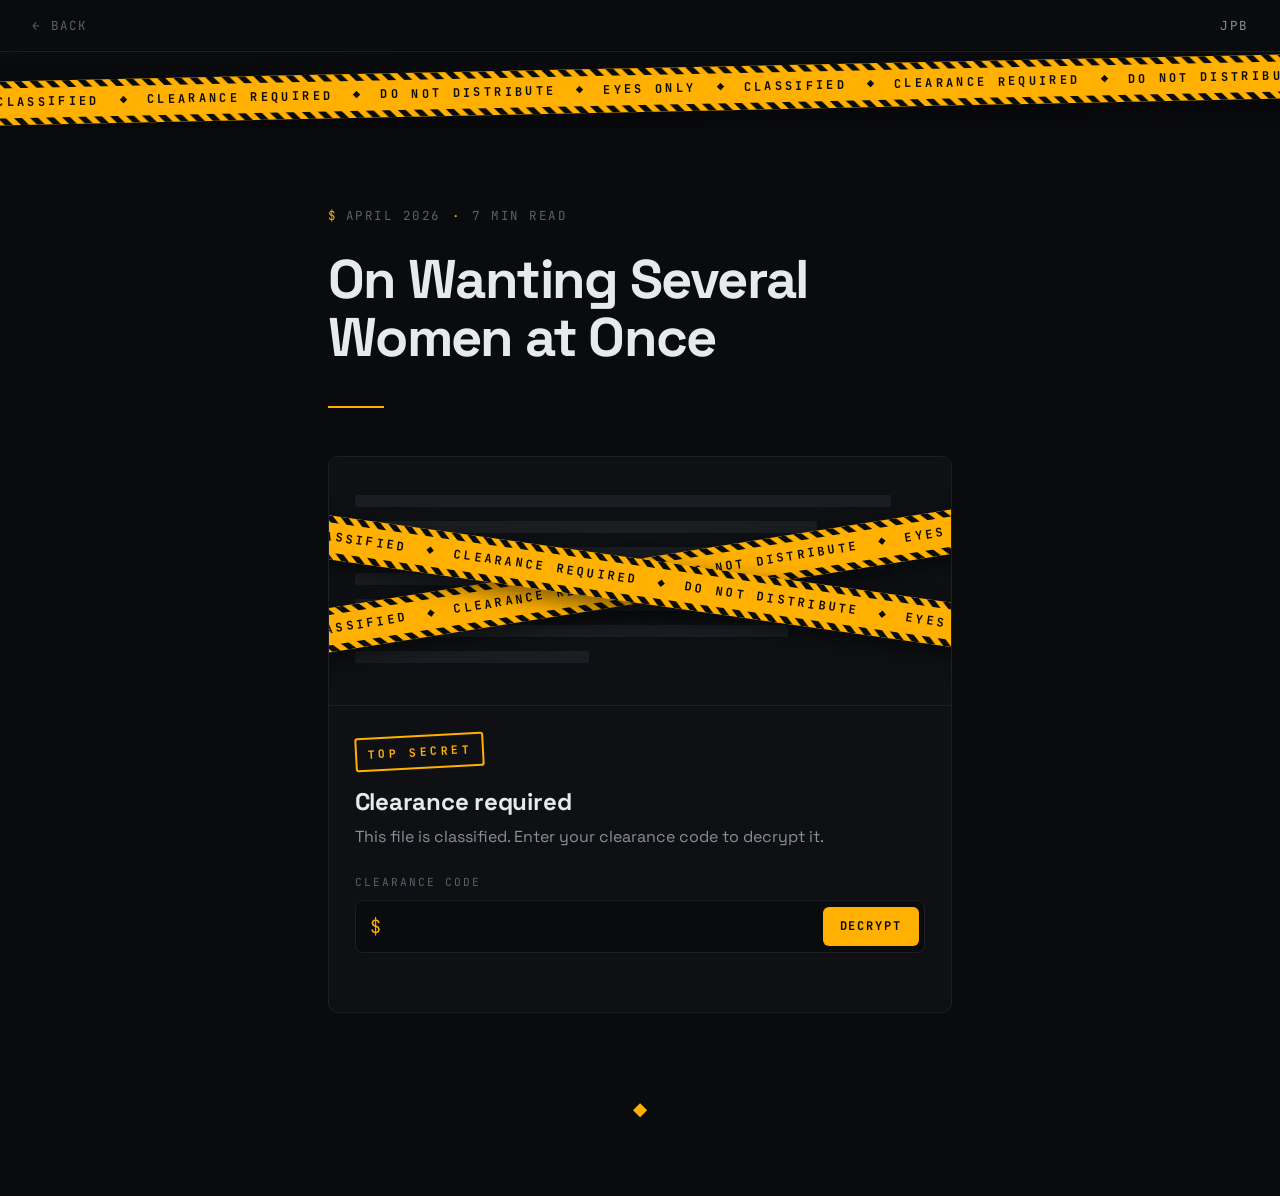
<file: posts/several-women.html>
<!DOCTYPE html>
<html lang="en">
<head>
  <meta charset="UTF-8">
  <meta name="viewport" content="width=device-width, initial-scale=1.0">
  <title>On Wanting Several Women at Once &mdash; Laurence Tarquinio</title>
  <meta name="description" content="Classified. Clearance code required to read this file.">
  <meta name="theme-color" content="#0a0b0d">
  <link rel="preconnect" href="https://fonts.googleapis.com">
  <link rel="preconnect" href="https://fonts.gstatic.com" crossorigin>
  <link href="https://fonts.googleapis.com/css2?family=Space+Grotesk:wght@400;500;600;700&family=JetBrains+Mono:wght@400;500;700&display=swap" rel="stylesheet">
  <link rel="stylesheet" href="../styles.css">
  <link rel="stylesheet" href="../classified.css">
  <link rel="icon" href="data:image/svg+xml,<svg xmlns='http://www.w3.org/2000/svg' viewBox='0 0 100 100'><text y='.9em' font-size='90' fill='%23ffb000'>&#10070;</text></svg>">
</head>
<body>
  <nav class="post-nav">
    <a href="../index.html" class="post-back">&larr; Back</a>
    <a href="../index.html" class="nav-logo">JPB</a>
  </nav>
  <div class="tape-wrap" role="img" aria-label="Classified file"><div class="tape" aria-hidden="true"><div class="tape-track"><span>Classified</span><span>Clearance required</span><span>Do not distribute</span><span>Eyes only</span><span>Classified</span><span>Clearance required</span><span>Do not distribute</span><span>Eyes only</span><span>Classified</span><span>Clearance required</span><span>Do not distribute</span><span>Eyes only</span><span>Classified</span><span>Clearance required</span><span>Do not distribute</span><span>Eyes only</span><span>Classified</span><span>Clearance required</span><span>Do not distribute</span><span>Eyes only</span><span>Classified</span><span>Clearance required</span><span>Do not distribute</span><span>Eyes only</span><span>Classified</span><span>Clearance required</span><span>Do not distribute</span><span>Eyes only</span><span>Classified</span><span>Clearance required</span><span>Do not distribute</span><span>Eyes only</span></div></div></div>
  <article>
    <header class="post-header container">
      <div class="post-meta">
        <span>April 2026</span>
        <span>7 min read</span>
      </div>
      <h1 class="post-title">On Wanting Several Women at Once</h1>
    </header>
    <div class="post-body container">
      <section class="dossier" id="dossier" aria-labelledby="dossier-title">
        <div class="dossier-sheet" aria-hidden="true">
          <i></i><i></i><i></i><i></i><i></i><i></i><i></i>
          <div class="tape tape-x1" aria-hidden="true"><div class="tape-track"><span>Classified</span><span>Clearance required</span><span>Do not distribute</span><span>Eyes only</span><span>Classified</span><span>Clearance required</span><span>Do not distribute</span><span>Eyes only</span><span>Classified</span><span>Clearance required</span><span>Do not distribute</span><span>Eyes only</span><span>Classified</span><span>Clearance required</span><span>Do not distribute</span><span>Eyes only</span><span>Classified</span><span>Clearance required</span><span>Do not distribute</span><span>Eyes only</span><span>Classified</span><span>Clearance required</span><span>Do not distribute</span><span>Eyes only</span><span>Classified</span><span>Clearance required</span><span>Do not distribute</span><span>Eyes only</span><span>Classified</span><span>Clearance required</span><span>Do not distribute</span><span>Eyes only</span></div></div>
          <div class="tape tape-x2" aria-hidden="true"><div class="tape-track"><span>Classified</span><span>Clearance required</span><span>Do not distribute</span><span>Eyes only</span><span>Classified</span><span>Clearance required</span><span>Do not distribute</span><span>Eyes only</span><span>Classified</span><span>Clearance required</span><span>Do not distribute</span><span>Eyes only</span><span>Classified</span><span>Clearance required</span><span>Do not distribute</span><span>Eyes only</span><span>Classified</span><span>Clearance required</span><span>Do not distribute</span><span>Eyes only</span><span>Classified</span><span>Clearance required</span><span>Do not distribute</span><span>Eyes only</span><span>Classified</span><span>Clearance required</span><span>Do not distribute</span><span>Eyes only</span><span>Classified</span><span>Clearance required</span><span>Do not distribute</span><span>Eyes only</span></div></div>
        </div>
        <div class="dossier-inner">
          <p class="dossier-stamp" aria-hidden="true">Top Secret</p>
          <h2 class="dossier-title" id="dossier-title">Clearance required</h2>
          <p class="dossier-copy">This file is classified. Enter your clearance code to decrypt it.</p>
          <form class="dossier-form" id="dossier-form" autocomplete="off">
            <label class="dossier-label" for="clearance">Clearance code</label>
            <div class="dossier-row">
              <span class="dossier-prompt" aria-hidden="true">$</span>
              <input id="clearance" name="clearance" type="password" autocomplete="off" autocapitalize="characters" autocorrect="off" spellcheck="false" required>
              <button type="submit">Decrypt</button>
            </div>
            <p class="dossier-status" id="dossier-status" role="status" aria-live="polite"></p>
          </form>
          <noscript><p class="dossier-status">JavaScript is required to decrypt this file.</p></noscript>
        </div>
      </section>
    </div>
    <div class="post-end-mark container">
      <span>&#9670;</span>
    </div>
  </article>
  <script type="application/json" id="classified-payload">{"v":1,"iter":310000,"salt":"KmwrJQssqfJqRDNBBI+Khw==","iv":"9XbMhocuGw0iRpub","ct":"3N4vgiB7HEpyVbC9MHPnFQSZq5PzUild29GgGGUn4ia21EvxjFsY5g5seQlDhQ1M5CussROZbepghTgK4LACgmN18aE8iAU3KgA35OdsN4e5wXdlN21g8bw4H0CP7Bv/tGvEperQw3qaNgMuY/5SKy6x8EShYi9pRCdWTVzdgRGymyla52v2Tw156aPDR2a/eCPWIDPJ45VpLDvbm8T2VW85+s+3PB3x0gwTZCNpNh44Apkar1u345M18+iGj+wEDXj8mTRZjg7FMOfmwTTctwH08QAXIF9N8lzY83nY8g2wXT+zbQoimuhT9XIACDg7+oUDsFeyjctBHUkt3W5/FaA7ORnlx2CMYyfkf5Kyl+lbOghil/wSD5utH7ujzyPF6PmgAWcfSD2kxRH7K6fJHRydxsUbtyQikpy+APjywxkOzUzL4mmO6gePI1V4FnWib26CtoDDTWgR5dTu+j/BHyi5ng/PkA6KLbGo6+QmW8181vcWN/fr19VZGoF9d3IELFIqgZ0g/X5Xlcew6mmdEWQIdAhF7aoRqmWVrh2VtgBUR5pBvDnlZGRHv6B3jVuE45yoWYa7kgJsmnYvUh6AkrhwrHufG+O9zKtTjYV3+QX9ZFeFTKPdZO5ZX5IdANUbll1rjy03pxBzQS0FNQh3l1CWtLx5h/hyBSN3BkgpfyldOo8c2jHchcYucvMauJnFjZ3ENEXDPskO37gXQR0ulcFDhXo+MP5lGCd1cN5I8iQ0cunlrijOMZEjkBCTLogZUPhZxRmL7ULaHjuYJKt1urYff67hld2dThtc/UCJbW84ZPJ98/bVylVuotM7mFsEttyUD/7JNDpoTQ1JmJnIxTbFdUBTX3V4+Tilzv5F5dSAHQ3VPZfXu4rR59ZXMMp466C3WUke2nrdenoRkAP99d4wjLqN7Ji3W/TFOMuUoX2KQxoFwCAWHSvmvTZbMgUaz5JVjCDknAfeBM/Y/[base64]/eSbgvBliHQTPPP1OkTbTkRp/DMYIR74uWegsHqlaYz5H9dacdNX+y9Ez5r80XkV4rMzDigigJac28pH9drhagEB21XnsGf5c5ajizrX6f7ceZjf0H/dMCuyNN39z69/9XIm1jxQiGVN9d/np311Ahyft9kmRpQNT9wGYoFjWNE8S8ZOixMti7ZTug3stKSDF8/21e+wbTGm7frWTpk7FNfrWUWtaB64CNAN/BGN7PUB511KmVJCSFrm7j2yudvQltkAy/igsKTvgRFIicXpbjTOo/p1XGbtR8NxxEyHdtvLP74Vv25dqiWOk7GcYE1P+Ny/LRzh14I3Y4ajeE8ib/iSDsUcXkLqiYGdM3efOuQE7TUzKUDnU4hk5Vowq74ilt/Sx+BD7kuvvBzWIcqYR89dcPebZLi1j6i4qKKQYTnHAgWlGM63L31RIrlqxriub71kR29gzwqVr9s0HR4kXlg1M0mvczXkbRTctIMiRECjdavvSgfb7N3gXKbRW5dGXnLqo42i/rMa7c2GPoqCL7LdVkRqIBAVN8RyRysP6rlqibmkGRz/[base64]/rvhM8e3wnL2fOLrGyTY/vvY6zZyYjUQK1ZZefxdhoHcV1s1/0zxJY47VWduJw6gruWO8JLuCQ5u3pGavpe/JBBwYoF92pippaV4MQQTOdGXUMk5SHGGy+jg4YdPTwevNijL/eJzMB107bvpy/WvzAqudr29blgFVQebY0Kv1rONHKjXi3mf3KwQ6rIH/qovEUtws7KftNe1gSgatEcfzPUGpabcjvbLyA6U+UlijZIP32qr6rXXNHg7+iPTQ2fLD1mgtaAed3R22owmGqW23/bpOt1bM0Kz/khfF5mKbbjzoLUu53zhsXAGwAHqizErOFEU+EKqbsSC/t56ILd4tjjwVKl6t+XQpduujKBwF9TQ+3Rcrw8uvhEMJKshXWJZ1ggMacFqOiC9RXo3ZN1R1IAeSDrS1M2MR2639WbJA2y5PznnSnbfhx+jgo0cSupP3gjqx6N1dRMQX3i+SWjKp99lfiJEWRqsgpe/7Di0bIjawSVyesYk8G8NI/gOEYpnInW3dqzZnl//AVQoc3TUc8ZHKxqu1uJ12Yd4EJkalb6lGk3cMIGD00MU6IIGQpqv7RFtbnyfYivfWmKQsgDJudEzaew/5EGmJDhOQahue8osS1yhP/Aq9I3vEmp2tlm16XUtMlO9hCUV+5vI2Xr+91Kn3oVoFeEFqo3V9gaug6PtI08py/CgfjbQaOl6CjoEPH1XYfHRIkwdekL1xz1/8wkaqmxIFB5fn2KZ2gKddcKBo/zt3q9ZFA2mt2qWf/NjC9THOI3VGJIrb596AiBWMszdAvqL3JAbf3MuO1yTU0v8rc2msUHCLs+YkeV8AM3ZtMvprr2PDXK/0YlJPCJGmwlFlKbfzCOVoMRSLaDW4SlLXXh2GnxLWV3JI9ylbaGZlfQtQzhanuB2jChhvTIO77gh54RM+GfJZjh3xPXvA6xwiUR6DQm9DSFC6mQfHJ9QiJkhmRkdZ2Mj9gOoNL7/zBafWVZRuDI8jWZCxf/+6qjoIz5OcaPwgR2Sc1XSfL3BWa1N2nq2sosP/S0frlds6UR9RC7+k+ca+uIR6mTHmrEcJCgpGSxpq6MnFCv++dFPiMXSCJDIsJCRCFlutjd6+p8YqBPcZRmhHTnTvg5JZ0dmkFxXQhsX6SiwQeZxp+h+3RNB/dPd93kLLMRaldWRoHhVyvl567PUi43M9nDPTtc0EHuZshsfHyXjKw2iJY9b6APe3YwLw1+QMRAEY3thf8RE5aaQ8zceluhCCZiwxLr2suNjOpyHPADZ4P5zmp1pOv80JLtnEVzuDL692xwAo8MdjHoL5LDgN01oxV82gtC6a1/0msBM2ABk1+ilnXaz8tHgKp2x91HJOY/[base64]/jxJYZClUxM9UO2mt7ZZjpQ2JBrA+S/MPVX7jCayDIByK+N0wPf8Sa0hRE5PL9zdT9X9sX+OR9SmOC75c7zs+5qjd9wMkjiImvTBxjW031HKlxNbk+iQMi4nj/wHGUozCaMQurMyECVwxySqHgPAegQQ3Fz7Y9+wmgFdRB0u75E9IijgCzPOo6ZN42JeKj0E/a7ZherH1Bt/rMpRECJq8clsdl7pSosMx1s6HUe8MiNHfUiBHYoWlM9/J3z6MRBp30+D+6sEvq/Nqqesw8S/[base64]/IOJ7x4Rr/5soQbxzro0TVNZt4z38wq+EGEwzHz4IPfTtZmlOXXS4irteY9Jw41u60EWdQRpwheDkwcHaYCPG6175T7WhW/SHmN0y1zQtYCUOVYeMlCV+dAk3UPUV3K3GSB6kM/mrDqrYYmR4Z9L0TTALzgglAGiFvDekRNQ3QYsGJRgQ3nfmc7yzg+u871NSInbcWrM45X+LijFUaDG9q5Crm6UjpOSPXZoTl1yBLM52iMtl3eZmCISUiZ+i1y2CAUms/sPZcYy3QE3LJJUwBDxlH4uZ9FaqlU8wuoy8y+XmuwcpHNAa55dtdy5+/4SlYphatp0G+Sn1ORC9jRWO2rNGRIeSL//fgbieNSmnAgmIRyYQQoaXnbk35rPlU1fs0VFd7/8GMgq1+G33GztCsvg4pWkheD3kWoDc4P5w2kx0rKikXgQQQ3C4WIs8ktIZadmd7vttZsSYrW/wQAnXNEjNo3mazRnTxj7sSSAFQ4wHy+T5+0eQIRqoUChYtI5QKFjuhjHUMSukCS1D3LrAmSPIIClp6EnVLjsHTTvBe8yAlFSEKdqdHPMvQDowS7vcxaqqphu3Ts2+Vv5MpiQoTFFp1jjTMK+cbwaxqHsBReCNTgvEeKa2xinU+F3OKueP/JuPE2Y91H+5o7dTKjXkADBDBhitxvXbCAevxbrnCRjqKSfgjpySWasnS5tf2aocNYJ0Ou8WZrK3BOHuV1IzRmLdLM707MLOTs+M+0Ayl2YjORUMb5ENX9e0dMwBB/NHwqZXuXwM22xDsIqFYyVP2C3yW8VF8GToWGh98I2NBmrKUPYuRcqc2jbpV5Boxhcu3tjdU4dKk9tJV4LqkCGExDk8gqyo+wofchnRXgRMmtU7lCSQcAv0cF/zw+2PlDmXtUWZBtX24ddzqYslmmhuEY4uTTL5guZCL+gNA9T9Jdh31cXGEAkOgzmai94AzPa2U+sdW+8rFB+QrdMeJUX9bF8eARbZCaiiTK1eZ4mk1wYKvVPgsZEb9i6dSB8CQRDgCG82thAsajdpddUzTNy+AMMtJK33GuWEfK6a6iUA7EuacWB9rYV9PY2Yo3HUb4/HIP4MMErjiLYpP3DOlruIXztg+k5A26MdNVwkKHWAdP/ajbdkvGSBFzC7aiHGkO8vAdIYWj+i8kmJgqk76/DGpEqYgrCwVZAY29XMRJMHiHlk+j2JOp3lco+n8tMliGHn+uG9kxOMuOO8s1ZJ4ES1U6fIX38XMYLLjBkAMWtenPec4Bz7LYLGMG4QpImwRc0cqWoDIeOxyjnikXblvFUMkd5Ol1Nwmoreow7YKcWskb/7IoyUt9alrgSo0VfRe50HhEtQZ6D1Z9uvNuBH2gIIuOqGmKWtpKdRuNTYsg6Vb/FV00WKm5covJL+3PLOIRcxREtzGuuJcqNQuelFf/QunoHqZolaTwkoXWwjAQtuZL+bN+T0F21xa+6Uy6UlawCPtmTIzEWx4QfEGEja1qukx0DGIbnpryUIVU6G7x9eKCve6ei1/bAQH3s3EBJrZQsPVuLV3cjWLicsRMJ76bRJXnoqA8b27c/tcj+JzfdRDc1YsnR0ViwB+42nlWskyurlBTdXJ/DNxjwfQwGupcoUSuKoBO1aYPU/NvZk26Lil4K3AjQ8klQWanZ2ZqyCMvNuKwbWvDu+JgUMXpqaw4s9oiikAJZeS+/Cawux1qtpAlMD2RRCsoa+7I+CBoqVFJSzpwVQ78zACYDlCSJ2FzfAvKSETOfv6ajdl4svIc3zXAjNU5NzEzRLnu4teIh3ONZ+ev08gPa5IOBAEzMnMlLJONHThLFIw83h3DCNwSMSVqSIV65L4RPGHJXUxjZjbJfWEarrZK8Sx9gzXPN1mmQxi5xmQUF/syendWP4R92lEeybnU2eYalyhgrlBrj+LckVxtun9U3aRPUcjiRNrAc0kg2A9Z2ELn2b/Y4HYFFD366tskdfVRH4XToZLniARIUC3tExoOAe7qA/h1hmsDIy+dcqSvPH3OJNJUSoxEsjjNd/GedhbjikD0QF4sHoO8s8UcpP3aJWndueC7nAcHn8y7F1HbBCnFG1MtbUmkKGPrJGxFi6NE69zvPN8vgqsX6zSRmCOPoL+siYAZWu5CPsSgYlOlJq5TvO1W7ja821Bv4Skxou5YKEkhqgX/BmRwY467GcmccuqzrgjEuPnxUwHRhKGefMBUzOjNVmJSdMT3yYdIAv1K01G0htzF7U1deEFE5ip8GE4fj64tpAvNxhY62zXlOUpiLCR5yhtIES/d1Ngs4M5zYXgyY/sHYSx9hB5IE9IZeqT6AWBKfPlsiP4jWBqP1fDKBzOaMa4MDJIjXP+1y26LIP9RDDkYui7+4hg7RVqhMCg54QNZj+84QOzsfNsK703WfElK1/KvXkGhzFA5GBw035h4pAFzhjq6CexKjjKm2HU9Z+e+HsZQdwr08S5WpO/qbQrcVP3rLB94o/qAHiVhcApLoOTCTpndMfHj4tk+eQCvc7D+Ea16I9Gz3aaT2Qi7M50fas/v9kVeXAef9SOZza/vWf8daavukXCKpDZENvK3TiAppdVe+on+dxEzsQ+UzIlyrrcMvu+/Qkk2JlO2WubTUC37rBY0k5Nmmp0fxMXdCFJVoxVIqC9vdXP3AUnqqVdcH3cOqc0ieTLZNWr6Pr+Buw8XifLAsY6mT0JrfwZsbN/9BJWDfy3uJq29154IviT3RZm6VLaxIhhIcXQl+Gl/+1aa2h/xR89Df/kWLR0CJlGb79UYGgki2AlKKAWBkaCKX1yqZGhwF6lx5i1kcKt/9ZX/LdVHKOzwOOIhrsW6CKLdbglFpx8Sxt9QN/L5z2z9q8z1B2u3YTFxMdfaLaOfdEOdCmT3nP2VKU+JNn+D/[base64]/nCf+SeLuDLR+9fUfAZDU4c7JhPoC1aUfO+htkqsYWRmmnCbQWLddxQ1go7mTKqscA7LQALvhw49hB0hiM8pDD13wvEHm9Kl06yA66x03WzJO7ILSrg2GV8KO3mxrS6+b/[base64]/fT+qmEWAeSF+GjWMGQLeDnWv9nD1M1rvsb8pNG442RDGD9NIoq/1j+cYBAwmHaLqGnYurh4oOBykH+uTnykiD43Go4aBYgEbPBYqOFvWTdFiVLq4QKgvh/ePqjJgldZX3uLr65znwiTFreYfoLFZ+CsjTduGzt/4hCbxLdkIgfNaxcGlZ0AVblKdnBUApUrjbsbP9u650sSc+T9qJ6vvMCgqENiX9rTl5XfYEDwxMGhzE7ddhfw0zgnQSiCJQqJxN+eMateylxD/dkqhuaiLocMH7R33UhlcO3Wp4uXMWfnay3QwSretBMPy5LKWxCTskwX1CJ2E7kljuZmwBuLsonDvgAT2/JpgFT8+wuFYjG0mJrKx7OomcvDHCcLEMz2h+UcVhYhXuQNDUIBIJViQBeX/[base64]/dOZKxzEa2TxEqkBFHXNfMbz0SsfPoEeBPEwNdgBInWgvjbIzYIFC6JL69S8syvKkL+jFxr5bfaqCZBXuRtohsuhrJpGPADvAoHjf3ZsZ2NmBgM3KQ0i4HT9kcTHjmQ3ExGDOYZBmcYyJdNFYv+JoWH06fyFTouFhoG56qE0s+80RPh5lNROO48fBzhcnqTzGZfJNjDu/dZY2Mxddwk+zGTtuudsaAeBrtuDgPa+ZaCPMTvxibW1h6vH2dr5wqJApP7C5AuN9mdfChVSgDbyl9PePfBWObKUafSbH1I0eKRzHsre1Ge/yhSdcTqHSLL0dCnJUAbljQR3pjhSdhrh0erWNoHGYgMA04Z/IFCcEvDaPqlTfewRoaTIJ8VeD/C7EbiYgY8VpzVZrp0iRu54RzGB0da7qqkk4+JpmijMJQ82uWtFbYRaglCf6o3eSdA6G43M9qj2Bv5B/EWpBH4bCsG7GsA400tWN2E53DzaGqFkpBx5VnOokEYHSCaIxw5lUARGEKlxeCuaJq1JJ1ZmzDr/hmHXVWOUSSCoygutcUkFbyq5qlHXrIkhgtGlU/vHdZbjw0EjyYyjQqQk4QlBf3g90PoGdxsnLLgCEC8Nv+8xJTGhOk19CxMnwVktAsGPUVFSdIUjvAENLhSRS6tGq/aDQk+PEEspBL6tGCCyxqNeV0zEZNLJXPKQZ3FYJKpMBk1RcnOGmYbWc2x5s1kPSIT2gObiB2YT6HPWDOza62o4yjhNC5+Rd0vHh+0X8sURyE69uUMG3q/F8a/7YQMQpW4iys8dvMDRoPpW6Blp/HNAyY3i4cL4V9Rk5GNxjSjuWrsxWUuV4HNnoBL6UZ+xezJv5Agr3x/hRRAYCZfp/urgjUt2ao6mJG+kgth5JCUrkFF2rTI67S0krNsPtxHsyAkasljORocEk9K35sAGvp39y8uBUu3PGI0OWtcAlxdZIRqdk8PnsnkZUJ//ve1mHokzabj28xt2fPLYg8bzKfs7twxl+//5OfQhU71u7VD1ClTVmJfK2aFN7vvlO9kVspB0jOg41+QlyVvHtYB1yAcqpGbXY3+Xefp+W0BUFvqBVbRUJ2ffzZN0fXMYjBhGRdV6Nu/NkCY41NkcH8oa8aUs+TVwanDvlvOaN3yLHtqv/t+7ux1IPNNWOjKDanSGtLuzlEciiSFPAAH8XA0kd9y/zrNQc4T+DK+c8UarxoAHKsNYQSMz5SofGYWWhyAZnaBF4qrwEXpR3+sUoqG1/[base64]/fKL9eFGUjoCSMbnuYflsufW7HlDt7/Hk4r09wdQX8PyUshIGcA132bbhcrb4fgVQQ4aytUIDByODvLLiZs2DtzXUE63UVMf28iQBqzVduTfzUI/3+xWDdSFyvCwLKcDOUqhftc5dDGyMA8RUY5Wc3nSsKYrQ+5qmygVresnBnFrpdRpJ52j4KqIsD2XxLZWCDvso+diLa/[base64]/r5ksbjmsyvDu0sK5gc7SStvWG3EBSJUTg2NSj6r9PEwkSiip5voU10Y5TcfIZrOiczWXCeF6+hu9ViKLzVZ1osRexur/Uc4nfqMAavhn1i+KPOmKoRG9xZDoOa/IS1hLeYJMobhA66qmroaNh31DcG4iyb4UnVYZJwO9JL2WDhEDJ9edFpEfBZQAL3lr8ANghC8wdROALxg8WyymhDBaw69+IBNerxHelJlgj6mHeD1yFaHGiPtO8Ai+8WTdANP4jJ8kSqOAmL9tB/202E9KrZ43dD2CeJfddZRpKOnuBLNiSSn6+t7swOF+gECGFQ5azwq4G4hTgQJS0IuCAwbsWhPypCKir7RyG89cgS7qZw7DUaSa0UH5mGGK5KvY1TGwnFrOzrNC7a/BPPX+cvgtjFsJ+Gp0SROoU7eqmcjP0peE7xv9CmznQ/hVEXjnB3k/EVH/QUaCfWcFwt0XaX10CWcVziZFM3CG52oDTr+NwnDg0oc1vM8NZswKMOsZuTUsYfJ8vcwGNQES45SrBJMZfxfutCtp4FEzyQuCaCuyY7VmBwLb/skPdQvXuz0jkuFkD5vrotu1RNZjqQgityn9xZ2b4GjhbdVSW9kTr+zBISkArXWukONQUhG4Pc3ZwG1kVZGryjJ5gJvWlpQx6CCY2uG51elJYrEk8zRuiP3tJQvboSkLRwHzOGhTaPkCP2JhIc4Iyji9Ys+8zKjd6hD7CV3CcNUuryLX/onxQHkHb0oVesshZ8LCUHOPGPbEtXACIrzpGKY8y1/SO7DyQt4V4Tl7Z4djO8wx8sy4Rxny/yZatJ2P7SHx4hW++hFMYbFyOhMsznPrZRkstx9OZ5ey7i+A35SKJh7bL9JwixZNmi5GMyhVMA7z+eJHuUsknc9kpEu6grUba0hbz0YAvdr7Fcd0UJMQ+7cxNVRwy1zSeDOk8/vdAwZ91akh7ImlM+YI4Wf9dVkzj0BQf0mQFWlY373zgzoelYuksjwJVYooHvJ8LEN7h+MebAg53GCEQXbNuHajLzdAd7F86ARppOFHVPHaGsdhi4uh+CtIXBYCiS13AhiAzFTqz3oBDBBup7PTe7On1F8drxFolIEQfN9gt+DTCohVDcdVy2CsNTlpk/[base64]/[base64]/pHLKY+qq3seyDpSz5RXML5dpEkz0YuJobSSCaux1tHLd4B7jZNnNdR3sHhPKd2PoPYQq5WzS0HsvDCxjXmbxjKl7HatNGnoV1U9sgEBUlHNmDOPWSbOkUOT816BXsEoss88NYjXso8umURKwP34vMoVWLK3NUiP//Q07t3vh7Yykb1dyjM9KZ3lipVhTtRshKAWalnYs1vV6ZoMWruO0aj7u5n0KmjpH9UVj/sS9hz91teoRThImFpkvlD2rDtQGy1W5+Tf7w3hRuAlzOLej/21SeeZuvNbxZqLWLR5h3rMDkC1/XDwVYosOR5/fF0685wEcKcj7d3OdwM8f+x9zysvxdAZPXE9fQW9cUk339fZqGxJoHHkcfj0Hgp+g2Ht1N/6JvrrznHZiauc6x48yg1h9uKcm+PGdknbgmwZWgIhA7RS8Q=="}</script>
  <script src="../classified.js"></script>
  <script src="../script.js"></script>
</body>
</html>
</file>
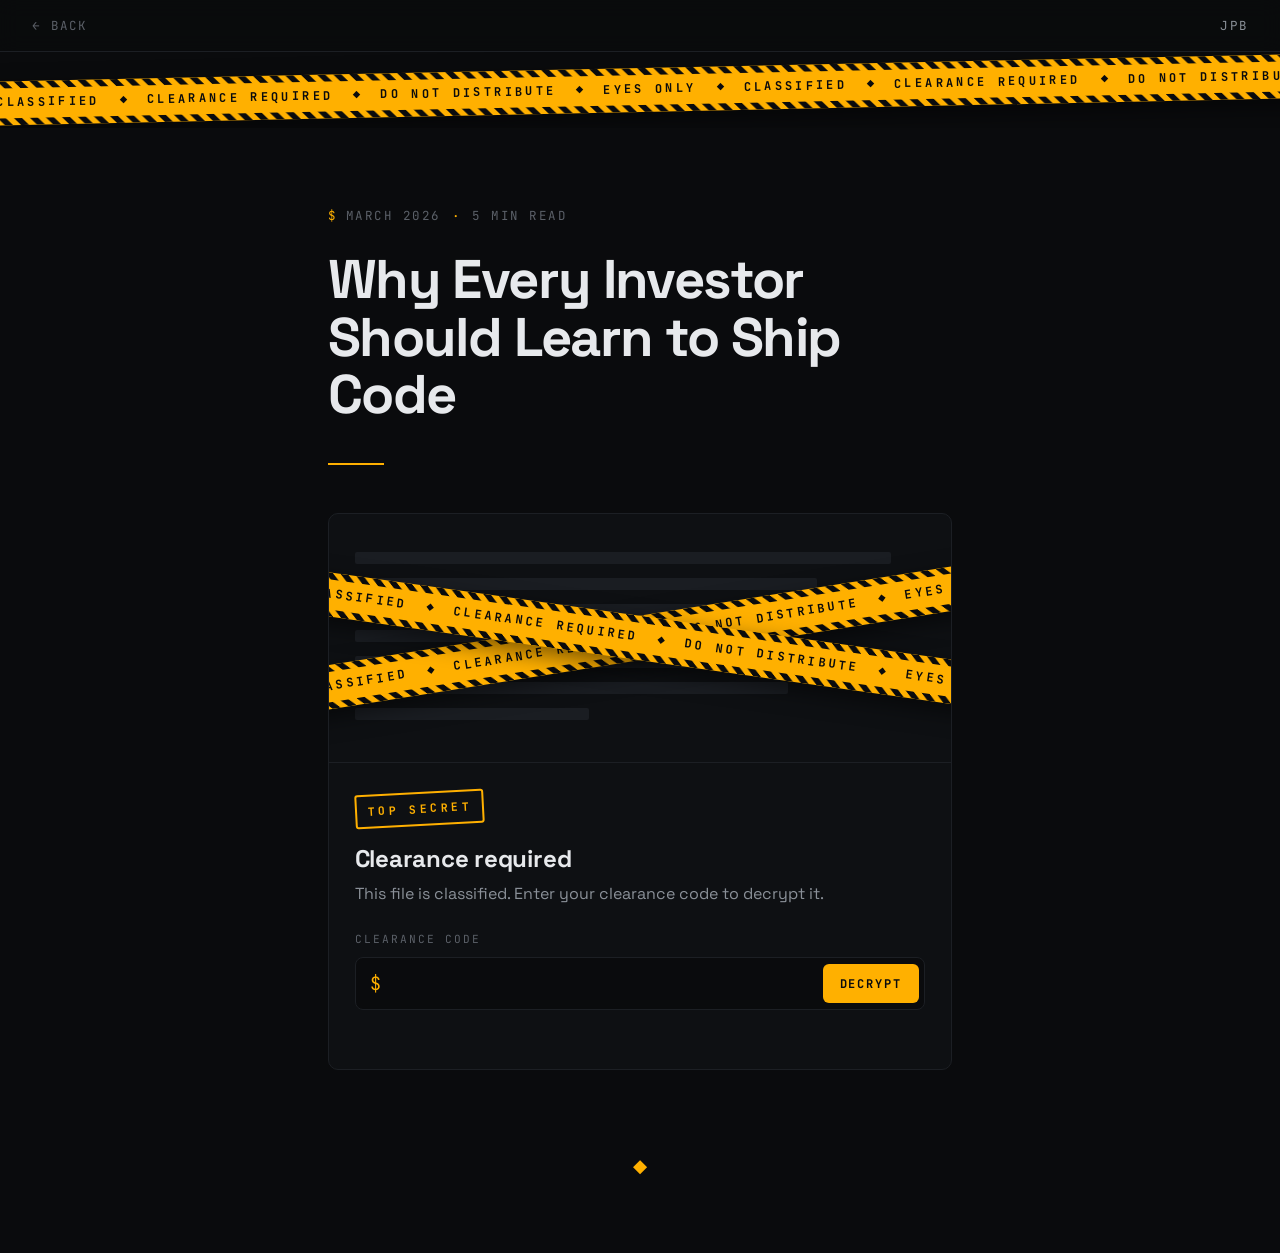
<file: posts/ship-code.html>
<!DOCTYPE html>
<html lang="en">
<head>
  <meta charset="UTF-8">
  <meta name="viewport" content="width=device-width, initial-scale=1.0">
  <title>Why Every Investor Should Learn to Ship Code — Laurence Tarquinio</title>
  <meta name="description" content="Classified. Clearance code required to read this file.">
  <meta name="theme-color" content="#0a0b0d">
  <link rel="preconnect" href="https://fonts.googleapis.com">
  <link rel="preconnect" href="https://fonts.gstatic.com" crossorigin>
  <link href="https://fonts.googleapis.com/css2?family=Space+Grotesk:wght@400;500;600;700&family=JetBrains+Mono:wght@400;500;700&display=swap" rel="stylesheet">
  <link rel="stylesheet" href="../styles.css">
  <link rel="stylesheet" href="../classified.css">
  <link rel="icon" href="data:image/svg+xml,<svg xmlns='http://www.w3.org/2000/svg' viewBox='0 0 100 100'><text y='.9em' font-size='90' fill='%23ffb000'>&#10070;</text></svg>">
</head>
<body>
  <nav class="post-nav">
    <a href="../index.html" class="post-back">&larr; Back</a>
    <a href="../index.html" class="nav-logo">JPB</a>
  </nav>
  <div class="tape-wrap" role="img" aria-label="Classified file"><div class="tape" aria-hidden="true"><div class="tape-track"><span>Classified</span><span>Clearance required</span><span>Do not distribute</span><span>Eyes only</span><span>Classified</span><span>Clearance required</span><span>Do not distribute</span><span>Eyes only</span><span>Classified</span><span>Clearance required</span><span>Do not distribute</span><span>Eyes only</span><span>Classified</span><span>Clearance required</span><span>Do not distribute</span><span>Eyes only</span><span>Classified</span><span>Clearance required</span><span>Do not distribute</span><span>Eyes only</span><span>Classified</span><span>Clearance required</span><span>Do not distribute</span><span>Eyes only</span><span>Classified</span><span>Clearance required</span><span>Do not distribute</span><span>Eyes only</span><span>Classified</span><span>Clearance required</span><span>Do not distribute</span><span>Eyes only</span></div></div></div>
  <article>
    <header class="post-header container">
      <div class="post-meta">
        <span>March 2026</span>
        <span>5 min read</span>
      </div>
      <h1 class="post-title">Why Every Investor Should Learn to Ship Code</h1>
    </header>
    <div class="post-body container">
      <section class="dossier" id="dossier" aria-labelledby="dossier-title">
        <div class="dossier-sheet" aria-hidden="true">
          <i></i><i></i><i></i><i></i><i></i><i></i><i></i>
          <div class="tape tape-x1" aria-hidden="true"><div class="tape-track"><span>Classified</span><span>Clearance required</span><span>Do not distribute</span><span>Eyes only</span><span>Classified</span><span>Clearance required</span><span>Do not distribute</span><span>Eyes only</span><span>Classified</span><span>Clearance required</span><span>Do not distribute</span><span>Eyes only</span><span>Classified</span><span>Clearance required</span><span>Do not distribute</span><span>Eyes only</span><span>Classified</span><span>Clearance required</span><span>Do not distribute</span><span>Eyes only</span><span>Classified</span><span>Clearance required</span><span>Do not distribute</span><span>Eyes only</span><span>Classified</span><span>Clearance required</span><span>Do not distribute</span><span>Eyes only</span><span>Classified</span><span>Clearance required</span><span>Do not distribute</span><span>Eyes only</span></div></div>
          <div class="tape tape-x2" aria-hidden="true"><div class="tape-track"><span>Classified</span><span>Clearance required</span><span>Do not distribute</span><span>Eyes only</span><span>Classified</span><span>Clearance required</span><span>Do not distribute</span><span>Eyes only</span><span>Classified</span><span>Clearance required</span><span>Do not distribute</span><span>Eyes only</span><span>Classified</span><span>Clearance required</span><span>Do not distribute</span><span>Eyes only</span><span>Classified</span><span>Clearance required</span><span>Do not distribute</span><span>Eyes only</span><span>Classified</span><span>Clearance required</span><span>Do not distribute</span><span>Eyes only</span><span>Classified</span><span>Clearance required</span><span>Do not distribute</span><span>Eyes only</span><span>Classified</span><span>Clearance required</span><span>Do not distribute</span><span>Eyes only</span></div></div>
        </div>
        <div class="dossier-inner">
          <p class="dossier-stamp" aria-hidden="true">Top Secret</p>
          <h2 class="dossier-title" id="dossier-title">Clearance required</h2>
          <p class="dossier-copy">This file is classified. Enter your clearance code to decrypt it.</p>
          <form class="dossier-form" id="dossier-form" autocomplete="off">
            <label class="dossier-label" for="clearance">Clearance code</label>
            <div class="dossier-row">
              <span class="dossier-prompt" aria-hidden="true">$</span>
              <input id="clearance" name="clearance" type="password" autocomplete="off" autocapitalize="characters" autocorrect="off" spellcheck="false" required>
              <button type="submit">Decrypt</button>
            </div>
            <p class="dossier-status" id="dossier-status" role="status" aria-live="polite"></p>
          </form>
          <noscript><p class="dossier-status">JavaScript is required to decrypt this file.</p></noscript>
        </div>
      </section>
    </div>
    <div class="post-end-mark container">
      <span>&#9670;</span>
    </div>
  </article>
  <script type="application/json" id="classified-payload">{"v":1,"iter":310000,"salt":"qrC+03Tdigy4OlBHvDpRuA==","iv":"fKFkKO2MJs1TVHCu","ct":"1+Q18QEIn/h1/0sPepp0Qvj6XcThPIHOCklKvKpNa59s12AQcGlWfv0OxyiZIW5iWiTtvka7R+MhoIlWKlDgao6viMZ4mdNd/K8eThRVCzPO7zP/baU6neEQ2yin8w13qffzAtrjiV0e/jAl+2GFwELZb6MoZj9gWQl5G9kI+WUwapBeUo0xKN2Ie4vjfQVXsYZGygoLWd7+OlhEvKavYrzJSi1QG7AYqUbdq8ARWQvF/QpJupMR4jE1YrqfWhxoeXt9wgK/C7Vgk7VQaynnEYYPLz1ZDMtwaSHrgi2vbmtG+ZwdTILPAViQ/0Q/ou6hJNgK5EEzhUBM7As/Tc+fOCnc8m6WIGJO4FtslNswCZqkkC8qiXLigBeco8dOV7uYBCGGFj9QtWdcHWr3GdOHOtBOZ4WysKYob2tVCbOJTCFCisyjsUKacMLDdFEBvjRoPWM0DA51nZnc2y/AcDa7IAe4M/[base64]/9+bIUNa0C8gUW7YoYY8bz33Gn7KdbKKrpmXqLWno57+/qgrEXUV/OPgcc4Wu/8UC3/fqcZBzZmJps8f3ON3tP7qAvw/SyvW9MsUFeCYVPSG9psrRXq/WYO+4yMRGCrwe/txXydA/cnLV+0ehU8HNdT26sEQEXbwuFkLxFKTpq6gIrOJs/lmUJGfl9MgKjpzetF8KOkyOrqiBh4QUFcZTk0FF480rBPEpGVhVuew6xypR0isheuu4Aw+dhshz9hZ07BAxBEbDXWUAZe2DOpJjG8o/LMi1RXhditn0Xig3EMct7dnXybX0WMDQgj8jZRXPxNaot/T2tQL+XdmMhGW4x1O7Aj+ZQGlR/XwnV/6eh6Oa/7gBeP0ry4E7UFHjLHrpSVbADpsCPgFmnTc4tsIRqIp02CuXhWvDz+Dc66sN/xuuYq3jF4tPFde+ThxGjEfQGt7N5ro+UeMLk5bN/79kjwGoVdzTFUX0G45SqEq50ibiU6lPl2MfaA3reW3B1sst0xNdmCBonkOwlgpJWwNTRIsqHlcyelCRpqe4EtIaKdXFrS2urXRafUorHZoFjOVRK7YK9ZlOGewe7i/Nn+e7PB3IHtFU2zqIQHqhmKMxx9KiysH5ACA7Nb/eLLmtcMLU41LMOtvB/X5IajiWPbxgFPgSUWmfL+G6WB3VBTCl3Wn58BDken0u0kXvgEQkpWupwRlNzn4Sgf9+oP3bIB8x9GuumKN1vIqr/0bNRkIKFT4RQZJ9jOjwI7hq06EZacDobFHyBt38pemqL05veqzYU9W03uNKAgOQNXraDkHfBXkEluQJF2UgkEcyR5PROdZAEYMj/SXlBMZqITEw+yCxhYOS1huIWsws9bH3ktqMPJEIiEA1C4lb4UjA/Jh1WKG2L7aXfuaHsuxmc400y4ufAjm6jrgBxLHVLqry2NZhMdh1cDHrMu19FqSAMfJLaMHFA7pS/Qk9snb+a91Dw2v8XbiF6Vs3wdjxFqwWaqAKdgSH7G2ajbCUeMfMBzS6Ef/tEvNogSl9nGTNj1risPoGXrpUv3+IgTKR1FldOreJm+7SNOln3a5wCHjsWkECv1ayh20XgZDYq4uomwBZwalFcTJZD32fkN6jGkO6I8h9Vs9pMzzUiWFI2kq7JsMV/vhE430WcORdHbX35LSeHopAXYM+dTS9DnNYaRr//9EJBi/[base64]/P7if9UEuG9EydhFAHwe2SBT3aU2Sjhu2m58FF6qFu1cpE+kFN6/izb2fYmZyPXcYeGVQgTJNDw8amYfHMnDwk7vc64KQekRRPaD7qRVutM/21VAVBjFZAlFLBschFkORDBZBYadliNEzcZRro6uw/AL/JPuvOGVjhWRpQBGSGUf5OHWZCB2fmLv5SydbTNi7HGtH4RUVWKDuaz4KuahhmoQyfKrbMSBPDC9UkkifzZ61ViFAIyEPbQuMN3Nh87mQ8KljMLO0RI4DzgOZL1VdiQOS8PvPtN7JLmhqqXpxNzYaDbCRkk/hQOOV3pTWdp2cVASfuLqs3Fk3Rz5N6ZGvFAw1vlUojJdmVByE7zWmcBR58fnsaz0m6w0ZZqOgWB2SkGbwQrv/X9vlkhXlArI2wEp6tJm/[base64]/fI+cvh3cpQgcJfj48XHgRWHUaxfoISlrGHZZPRh/[base64]/[base64]/C+P9BLzOE3UPxczGfBqufreZY3MJmnnZ2SNNQLTjBzfFKaTrS9JT3j+TYoNuLP5bstWVSwUx6GdlqBByvEE8d7i0Rv9tt+pYS//[base64]/Ipyj7ZteXz8V1Ai9bfyx8yOKY0kyRimyxQwkw0TvVgfWDn5MY2Avivtbtd51dwE2AwfwolOiMMPnDNsPxDBTeuj2QqaDQOYhbK89gAKWowjsdk8nVKp4fTzHnSCDW0upKqj82EuXvv43inBAPw/hbTu542QiN85PVgOMLbwaYT+1/vsLpkQVwM5gyyo4FJPeH1YGrXxL6yme5Es6A5/TTb8JQu0QRfeCW7sSMJF/anrn/sKuhvvVPrI5k/FWcnUbk32FZyUd677wwk3++z5G6clkQ1H40aGpI8RAAWooQJsPDVX2fhuv/Mx/jwf2OyS5KMV1w6qrIG/L291aHcpjqr0Yrht7SkfTLEhPahWGFQBDo6NLzNj1RBZmC0BRUUeKaEc0moul2T++NdwNa9RC05hpr8M5lbyqAhAnlIN8ZoEtpPOqgPzEWhaMzP1YL1emhW/rLBjyQlYZA6Kx1XpkPcSsGblFOKWyV+vmxUF9CC9Xctr3aQCpRbhJ83FK8XujtwHo+Ua/[base64]/20ouvIKNYhACvnJFohON4VxYS1GcZpCByu75bXMwnzv6nUmFKQGih53/+z4e8PdRuYLPP9xvf3zZvSIMIqpAOXo1tlVJpiR+jehf7grcJhIGvPiT8QThifqHIaS0InMpuqyW7dtEUCjF7zRWyB2qTZATunV7Hc29L2pPr0Mcqhb1W36HdjHAgC6B0PkkSR0b9NsP72m20+Ztjm6GchgMU4psOD/JYngvnPfdl7QKhOUFdlxbn6eABlnOGFbjEuHfcUQ1Y9P/iQj817PlCsClfGWJWlSLXyLPTv4RbwdK6q5ighusY4gBDfOnHTs6VSHlhOFb8rW/25+pUGBtvKn/tjoM/TpCA0v+0edhyUDKDSYlJiQFeOpXh+yWF5x5Ij2X07fjaHf8vY+EqYt3tJYp4WytVf743E8dWKIXEINhTXdHQrXKpcrwyrz9IPk87KxyjZItTZl3yfqHMtjKtUyCqmk73QYNQ6uqbRR9/PSYDAvkWPRw2I59vmM9st+uBcmJKm3o2Tp7I64kawwxIndgwpAEDLfhNiBNzUXbQduiEvSZ2sHboxqgS3cGZySZeN81COhjsZ24BArGlpZP5SXGPboSo8dku7GkFkcGv3eNvJl+A+ej+Beliv/NWzgjc/Yu00ZdaiX7Pmf8HipphbUIZyEXBN9kLKwyaZDQ65j9HHYzmk6ogIZLf8bAfzumby2UeKxC1XIgbxKD0j/tsSwtGdFk4zWQ0LpnU1EmXEBhfDjiZ/yatx7GJ4PRJqzDW/Zi+Gk8Tq3OX+BhXM/OS8giFGFZlSo6PEYBO2Lg8vO/IEtS+fqKbB5H7yhFcVVxMRIsCxYzzti9XjpRa2jDnJ4vNhprhvnjfpNYSRTA8uulRw1KV2llXeZnDVe1iN94/k9dTQyQgHAYHJOCpW/q38j7IbovTYhmLkfZC/nsMPpwLulhKChXEAyYi+LUi06GjSBV90hoBc6UUEmQC6sQXxubvD6y5r5w3jE0CohTBI9IMPufGgE0lfTx2DlTf7p+A3aemSEuOp332trTpGMYWicprtge2LiYtbbS4a12dRNqNkoMIlaVUxNc/366YjaBtGnpXArwCMbIG1bwVecBhZzxtuFw9vPh6mRBrm1ZLNO6kDzimU52m10R4OZuzWD3Oj1KqIypnQDyVefTijO6xdZY66/ntSf8O3d4MV88EQRlkLGz7ScNSlcNKVbEKw4UamgsyrKBwR+NB200mWTTZkzrYbDs8hD+Iq4ghOh3qrQrTieV/1R+fJ3d12Z6bIxuIEC2SYn4EZpqPLEMymo/+tqf93czgPqEWJq+m/Gdn6wbUfymhhu3hPba2pUNuS730A1pv4q+J5XSs/B7c/Lb5oWzWPnXe3r6oKZj2BKAdR3WCWpMAy1lxOROlfXDGveLMD7rNTV8T6d/PzjQb4oIbJV929TnVVxIGvGJCZpz17/7aAcggx8l65PwCFfPYncz8zhZlzd8r0VbEF8OP2ULe9f1IcojRrs8IJtBUZ68x4wdTSj4zRHfXZpkRXOKsvBBxe05lFsGQbBJiIaUPtBL59YFbRQn+5BDJvZytOH/LAf8aoHZUzs0pY4fNaoiPJMSJYtpY6LvJDkahAX3siGT9WaMQMj03/PPkSn6+PRKMYCLweHIzm+hEkPi7l5HAHaADDNh6SWNHal06i2/TxY031eBgTPh4hzWphSXqyltIx3ytSsKMNaGE9ktjmuTycOLTB4QZ0WpgUz9BnOX3MYNPfUZFiv37Iy2myYnTA5lGIXq52bOWKEa4l4tFHxdnrfMelDQuyLUAZS3H0Jl1GalocuSEHfCAyXxstFIQu3/BdajKTSYK4KIVZ7sbC6qbB0QTATqEj3UGGFBx0n0bZupQ12oW3bnSQk69H33p5KH7h7IUTgyytVQ76h7kefsjBohXzhrnyeUbwQ7VL/YOeGF6Mribz24d/q5rg3rBKyj7k9uHGTnvlG+sNkZ8zrM6fPWNA1KnVZZGqkGznfRiozcjLGQbL98SjdyIKgu1TudyJTrxHyYaGqv6U5S8+S8ovzhZQiQ/[base64]/LngAT1yavff6WmOoR2iEQjhcOJtvOhxLPC9VIdk09fMrc/[base64]/s2YBdP9AVZJHmEGw5rW9mcr842hTkTuPWkyhx9EEGQgUOl4XpW2sU5fFFoESDl/k1FKWKlsht+HnJi1zS0Q3eFUIvWsyzJOU9mtwsTgbM2LJ1pbAk8/1WQup/[base64]/c3HfXHhz3+8OZtZ1jy8jLJ2wjxGnYnoe7I/Sjhg9+TE9evh3mxfK5HubQXSoYCu6CBVt2UmKLMiLtYbEEuRbH+XAHdcbsXrBncCcNY/g0zDMRQD2cNCXVIF7WURNAC04lJ695V3pr7AeEv4UlHl0gsxA0eVORl3MHWRWxIz/8FLpvMdjqodoGx1r/rnQdQeDq3vcbnpbsFER8JuddVX6agxpAxoHtJXImxCDi5XQvFzV2Q1bExX/[base64]/PIukK/u5h4oo+ljuOwYn19mo8i/fACxiSAuDJMzXRo59tRftT9lyVgP5C4hia0I+D6AtEA+g1F/hBBvSizy/h3FJGuOkkhGhKue1/quKK5Wtoe2jYmj7xJfW0n9eyjLXuiH+VtaYiKPxj46wAF0FB5f4z/RikKaJ6+CaSGW0APMIUH2hrLazp0XKbVVyFLPYXCUBrdaAV/eAaQuPs9iay8z0HoIl83QYl0RUhZHhwWGJGGqjB3zPTKphaxbIokmr1tKXLZCPDFIau7OmbBPMaR35AKosOhRaVf/vqizEIbrN/x99JyzfAV4IwUUpL2a0P2tp42IEhmW1Mhd+QasCuP5dF9ITyUkzOs2en4WPzszLkIuARZhIOFgKAbSAfoUf7gt8E4agNjW1/tTOwfJYJxyiZCM6Ot20tc+nX88f1qexSkV6UFt/Ali7PCyS6hWBEmiG1H5ZVz2Q/f147e6d1SAgHWcEArWMK9YRKV/lQU5NxnKn3Q79PncERtx4bGhYLz4oCqBXmDbxWoWWAIeTi4bFA2Tj+c+Y9BIjnLjZhajsRJ39Qy3R+8aCJGVz5BczqEMuN+G0YCe+6p8csWAOIFDj0nh7kB+T337gBB40SAoBf0fsgQEODEQ5AFf3hfmMItbN2k/n4u5WWsAly4s7QzPxaZemtya06IlT2yUf3pfY9ZvugFRzDF0QB1da9llSQbp7Cz1At/yXF21xJX4X/LZv9msbwgIRVLcg/[base64]/76PoI/sj5gmcGNfsdjNI8RSISXQtSpbs4tUXeNueHeGWrk073K2t9GBrlkCMGv8HTzR5kl2CTeqd0utRRLYVOmLAE3N6h18wFWk9wmHcJ8Blu9N2TEShLznznfkLdi+6AS5ChNvmCdkX/oGWc+hR91cax8tlbHmVcOG+Z/W0fkyeZtsfwDQlNcJPavWDIxqNY77iQa7eC2SqgnmXBlOAib2itlycyuqr9qgukwVz5AoLHwobsqHOH4Hf60yCijUiVi2eeysfzKMFsOWbp/fVgKtoHrK4Fhvc9SBxE8IEJHXDovT5LVzOxAF7sf/behx9WLxlo27NT5IngsDVhAXTvNCOrI3948xHztQdhjt8/fJC1edxjzgXhCOpVDB3N9jE7IjBSAEokfww42EXVTF5oCMtqWizpvjkRePE/CNXXnS8NMI10VeaeBS69DK"}</script>
  <script src="../classified.js"></script>
  <script src="../script.js"></script>
</body>
</html>
</file>
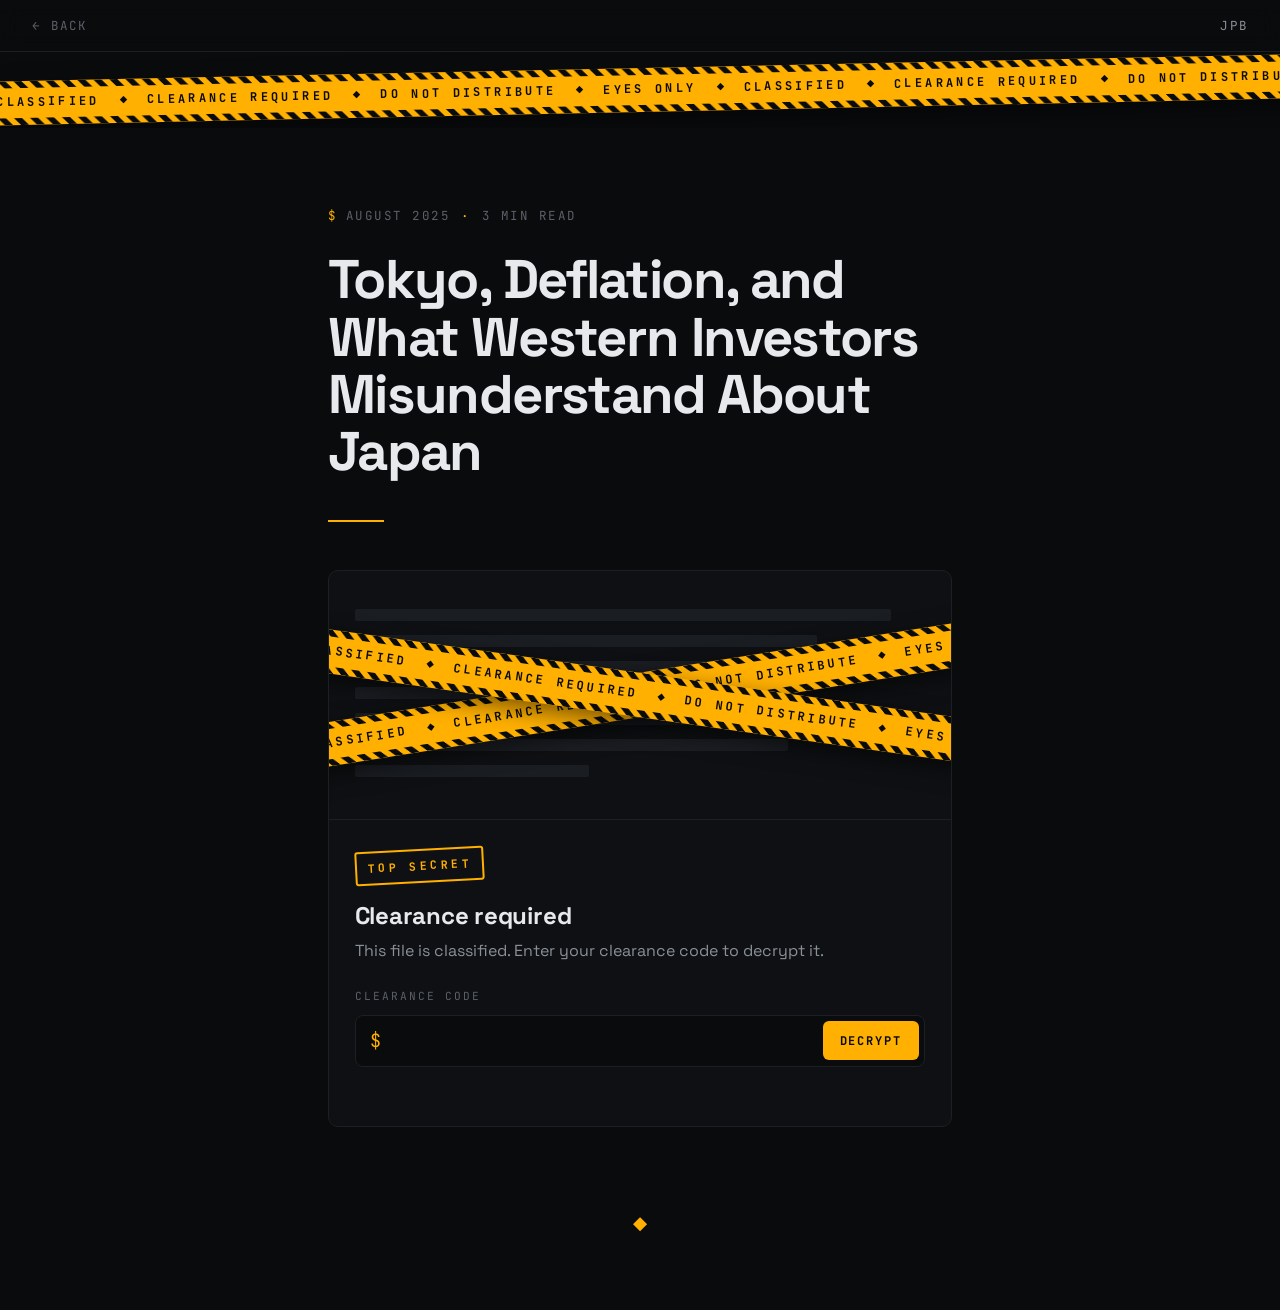
<file: posts/tokyo-japan.html>
<!DOCTYPE html>
<html lang="en">
<head>
  <meta charset="UTF-8">
  <meta name="viewport" content="width=device-width, initial-scale=1.0">
  <title>Tokyo, Deflation, and What Western Investors Misunderstand About Japan — Laurence Tarquinio</title>
  <meta name="description" content="Classified. Clearance code required to read this file.">
  <meta name="theme-color" content="#0a0b0d">
  <link rel="preconnect" href="https://fonts.googleapis.com">
  <link rel="preconnect" href="https://fonts.gstatic.com" crossorigin>
  <link href="https://fonts.googleapis.com/css2?family=Space+Grotesk:wght@400;500;600;700&family=JetBrains+Mono:wght@400;500;700&display=swap" rel="stylesheet">
  <link rel="stylesheet" href="../styles.css">
  <link rel="stylesheet" href="../classified.css">
  <link rel="icon" href="data:image/svg+xml,<svg xmlns='http://www.w3.org/2000/svg' viewBox='0 0 100 100'><text y='.9em' font-size='90' fill='%23ffb000'>&#10070;</text></svg>">
</head>
<body>
  <nav class="post-nav">
    <a href="../index.html" class="post-back">&larr; Back</a>
    <a href="../index.html" class="nav-logo">JPB</a>
  </nav>
  <div class="tape-wrap" role="img" aria-label="Classified file"><div class="tape" aria-hidden="true"><div class="tape-track"><span>Classified</span><span>Clearance required</span><span>Do not distribute</span><span>Eyes only</span><span>Classified</span><span>Clearance required</span><span>Do not distribute</span><span>Eyes only</span><span>Classified</span><span>Clearance required</span><span>Do not distribute</span><span>Eyes only</span><span>Classified</span><span>Clearance required</span><span>Do not distribute</span><span>Eyes only</span><span>Classified</span><span>Clearance required</span><span>Do not distribute</span><span>Eyes only</span><span>Classified</span><span>Clearance required</span><span>Do not distribute</span><span>Eyes only</span><span>Classified</span><span>Clearance required</span><span>Do not distribute</span><span>Eyes only</span><span>Classified</span><span>Clearance required</span><span>Do not distribute</span><span>Eyes only</span></div></div></div>
  <article>
    <header class="post-header container">
      <div class="post-meta">
        <span>August 2025</span>
        <span>3 min read</span>
      </div>
      <h1 class="post-title">Tokyo, Deflation, and What Western Investors Misunderstand About Japan</h1>
    </header>
    <div class="post-body container">
      <section class="dossier" id="dossier" aria-labelledby="dossier-title">
        <div class="dossier-sheet" aria-hidden="true">
          <i></i><i></i><i></i><i></i><i></i><i></i><i></i>
          <div class="tape tape-x1" aria-hidden="true"><div class="tape-track"><span>Classified</span><span>Clearance required</span><span>Do not distribute</span><span>Eyes only</span><span>Classified</span><span>Clearance required</span><span>Do not distribute</span><span>Eyes only</span><span>Classified</span><span>Clearance required</span><span>Do not distribute</span><span>Eyes only</span><span>Classified</span><span>Clearance required</span><span>Do not distribute</span><span>Eyes only</span><span>Classified</span><span>Clearance required</span><span>Do not distribute</span><span>Eyes only</span><span>Classified</span><span>Clearance required</span><span>Do not distribute</span><span>Eyes only</span><span>Classified</span><span>Clearance required</span><span>Do not distribute</span><span>Eyes only</span><span>Classified</span><span>Clearance required</span><span>Do not distribute</span><span>Eyes only</span></div></div>
          <div class="tape tape-x2" aria-hidden="true"><div class="tape-track"><span>Classified</span><span>Clearance required</span><span>Do not distribute</span><span>Eyes only</span><span>Classified</span><span>Clearance required</span><span>Do not distribute</span><span>Eyes only</span><span>Classified</span><span>Clearance required</span><span>Do not distribute</span><span>Eyes only</span><span>Classified</span><span>Clearance required</span><span>Do not distribute</span><span>Eyes only</span><span>Classified</span><span>Clearance required</span><span>Do not distribute</span><span>Eyes only</span><span>Classified</span><span>Clearance required</span><span>Do not distribute</span><span>Eyes only</span><span>Classified</span><span>Clearance required</span><span>Do not distribute</span><span>Eyes only</span><span>Classified</span><span>Clearance required</span><span>Do not distribute</span><span>Eyes only</span></div></div>
        </div>
        <div class="dossier-inner">
          <p class="dossier-stamp" aria-hidden="true">Top Secret</p>
          <h2 class="dossier-title" id="dossier-title">Clearance required</h2>
          <p class="dossier-copy">This file is classified. Enter your clearance code to decrypt it.</p>
          <form class="dossier-form" id="dossier-form" autocomplete="off">
            <label class="dossier-label" for="clearance">Clearance code</label>
            <div class="dossier-row">
              <span class="dossier-prompt" aria-hidden="true">$</span>
              <input id="clearance" name="clearance" type="password" autocomplete="off" autocapitalize="characters" autocorrect="off" spellcheck="false" required>
              <button type="submit">Decrypt</button>
            </div>
            <p class="dossier-status" id="dossier-status" role="status" aria-live="polite"></p>
          </form>
          <noscript><p class="dossier-status">JavaScript is required to decrypt this file.</p></noscript>
        </div>
      </section>
    </div>
    <div class="post-end-mark container">
      <span>&#9670;</span>
    </div>
  </article>
  <script type="application/json" id="classified-payload">{"v":1,"iter":310000,"salt":"K7/0czMmLMfd8mxiNdtpFw==","iv":"+OuLoDKewtzLlunZ","ct":"EIy7OIFqyGrR9dZySd1qj9D6Z6LXoLkYYeWiXN0kLxcdTg/a4u6QQ9sUYzakN4P3TD5ZCXUbGNaPMO9vVa49EO+iKEJsEfmUzbGKVKIaL17EgAR9mDBs58IrG8UiEb3y2juRnTQf3glg8VF6xmzPKOc2BVTyy7MvO+shAzvhQHV+IFJSiqHc6qFjcoDzVhtUWQ/cDwOqZffgMLQAAIjVCsmsrcDB2GfAKuIKWxujImr4wMgiQmimWaE313W1wTcVNdGu01E66e1GvK1DsrLM2XA//sNrjhXVH4IakWMj9myTg48NHXEhRaeKWw8aYM5agmX/[base64]/kMv2r2u87H5UFm5yw33alvubg7DmO8ru7WuxsNQc5hZ5UafIWb5rtxEEUYufyYqjQ/knPQfV3HKAKL80YfSWEKNMQ/fbnhfvCQ/[base64]/qTa03PdjFJeuo0FUYR+cQ2lBmNhuvJAamcNDc3UaQO879b3sdujVyZwUnvleU7ypB7XinCucBCRN3dUFiBwHJ5YFL/sBzvMjXalNxbZAggd2dk/KihskiZJ2mTNUXWBhVw/uAqoOb+1H2PsZxRqD8qbNbs2VbPWafgHHPBs296haI8QyzrN/NYppORknN73XAMfh2JVJh9cL48lce+YWmYqc+rgYxfaE8y2euRGS3gZF3ypcBw9Z/kD5l0Al40+JR+8THTkP6WlgwEZc2XZkvdY7Lfuk5W9NWc7L5CtRaUpid4XTPQtw6HjENGfNJzWL5mu0j6uaJqyXebQ8BtSnc612Jq4a0kq2jKxmgcxHXwXj8jwxkirOAtSvS8j1WQGX/Bjj3p1/Z7hrWGjH4DLq3EVxJ9oLGsDFl7lnW0/kpAXVFbKFI6vXebvi/aakTCYX+1TeDd86p2UtB0mmwOm6Hjhq6TAUa3e4YnDmRyGDn4CRA+XYYQXhHd1ivX49KipkM16opTdIGigEIzf3u7/BTWHQvlC5EJEtmd6ybSEDPV+tgho9W1zRbyAbvmI8ofeyaKVq8NCPaDcCnIQw6744j6d4mXFoclvlnhv81gz2LVd4eWYi2nDXrdDvd017sZiyAFxPNNqw+9YB8lA5UxWFQDfSbojvHE38KRox/p2TDli1cvjMJBBrVrz+2VT32ATNPy5IMYAVqcKT/kwfgi3joJVz/+iR5KfFFGVzbP0i7FsULho0fSVYvT6E15ASLO67UQbYVoGtafuP5in4vYDGRnn2FNYYRhgbuWmTocB9Bd9hvVeFO6lRhzIOww6UpbUMV9SuDbjiyuInVoIgx10yGv/JoAmd+1Oabt9iBAZL/xH45cwGUv5qSPcF0s9zcOVHaodCddQjQtwYEexNOk8IRsvVswtKpVWtwyb2tEbeVNIFIx1KnpYhefTqeD8tXAuC0ppCalTkPwbOAHnIvCZwtLt/eaIhyBt+qagteN0mfbHyM+gd+JfUkrVH9K4TqY75FCtZYpaSIik4ET6Y0C4676x5j+GN/wmmw/eV8LSKsnx/[base64]/kNYidxrHM5Yy7Ia1rCaTGUvCPz/t1JEJUjNVIfShJUin2UKIZx6Dal126DjAfNB08OqexRWyUaEfxsZwwX8ronc0CWNHlVCFEdcXHspu1NrSUnUtjgNv/PEjh+94mD7dwc6z6iPJ4kGCJcUxXL0+/[base64]/JVQHoQ70TkSQVhu6k2sJ/WOt3M0hAwyKDnleHmYfNwzQ8SxHGXhdQEca0KdnPKTpj/WrWjwcPTduKfllaHp33rYffxbLSY/nk5yjCJgXDaZekCwP9g4MvwDRlR6TWbk8KnXOlOjDxT3Uewx/+iAKYspiqG/pbN8/h6+ikT2TsvE/C58BtVtA390FZQw7pPR9/eR2mCtKgrXzno+LNdOppZx2v8hDkFmDqikhXWxkv32dMx/UMn/9I6ab013fTwcjruvOaO8hQAqof1n+Zr2WqVnFF0PzdX2Gw9FZW/uFPVND29lETSp5r5H3N1elWuK6FDSG0/y+rX1aCkuDXCyGjN966FLJh0cd2KM9+h+gRSPQBczFPxTqvIxKZXdttF4lbzqtMaNlzNjKJ8du4hVa0MIPWGe3eH2IyMzuxExu6zRC6bvcKvjsopUlkJpjaQGXA9QoZ0MmGWcNReXdDGfNhxzSN/7kTBXo1SChcRMIPfB7DJ1hU9aOcEIMJ9podW2LIQwufLHFdSZhDw5ZE4LG4uXZnsr9Zbg8FqEwLOsTq5H5TCYYIlSWrKPuspLN4/kggnIz1yIgJbiNFOFaAKoaL81I8hLj33DjYVgKw+nPkP9/ipm3UmNezX4f/u2b+/[base64]/HU6yn9BDkN/Kmjmmv2EcE9lOIULPbvCleJIaaPHAz9hYhuUZE6yUrs+Hi5yvgLUaNjNxarGYX79Scv2X+TQRG5VjLTbXxDW0zXRD4fdctTfJK8Y6oE/rGsHMNNxdKAH0f8VVywtFLT4DCAEQVzjZT/pbm1OtS7t/luKaqxSFi63Y97xKdGxQA+BRjzzLqfHG+Q6XqczPwwlf1BTecxG9EFImEk3dVgt+5zt9kkNFqjHYN8uupnTyRCAMEEacD0XI0MG7ISXdYCRB1rhkSYTats4cFKBPg1yvkIhPYz5f1cYVOeeaUIBpBsyxuF4zsuQmeylAtINkfxhkzZsit9/aJTcORXPiA8C79jzoXMgqGVM4a7GZEK/2rKWUggR9pukygN+1ukq4Zs+V87pU+C95Lxz5PXCpXN0zsKI26uGOvg4Vv59CATBaNMuaAa/NWXM6TgjhJudRPB5zcUFjTbiNQFgdMirF2wx95RSiQIG0WvIHzvarvnVFllt3H2s/fjST9RF90FGqcJbUrRiY3RKmRCkqoUsDEeX2MyM/c0deX8PR+LNrfATCttUgtK05zuQIa6+VvWTLZAZ/gj9mETtlVEn3j"}</script>
  <script src="../classified.js"></script>
  <script src="../script.js"></script>
</body>
</html>
</file>
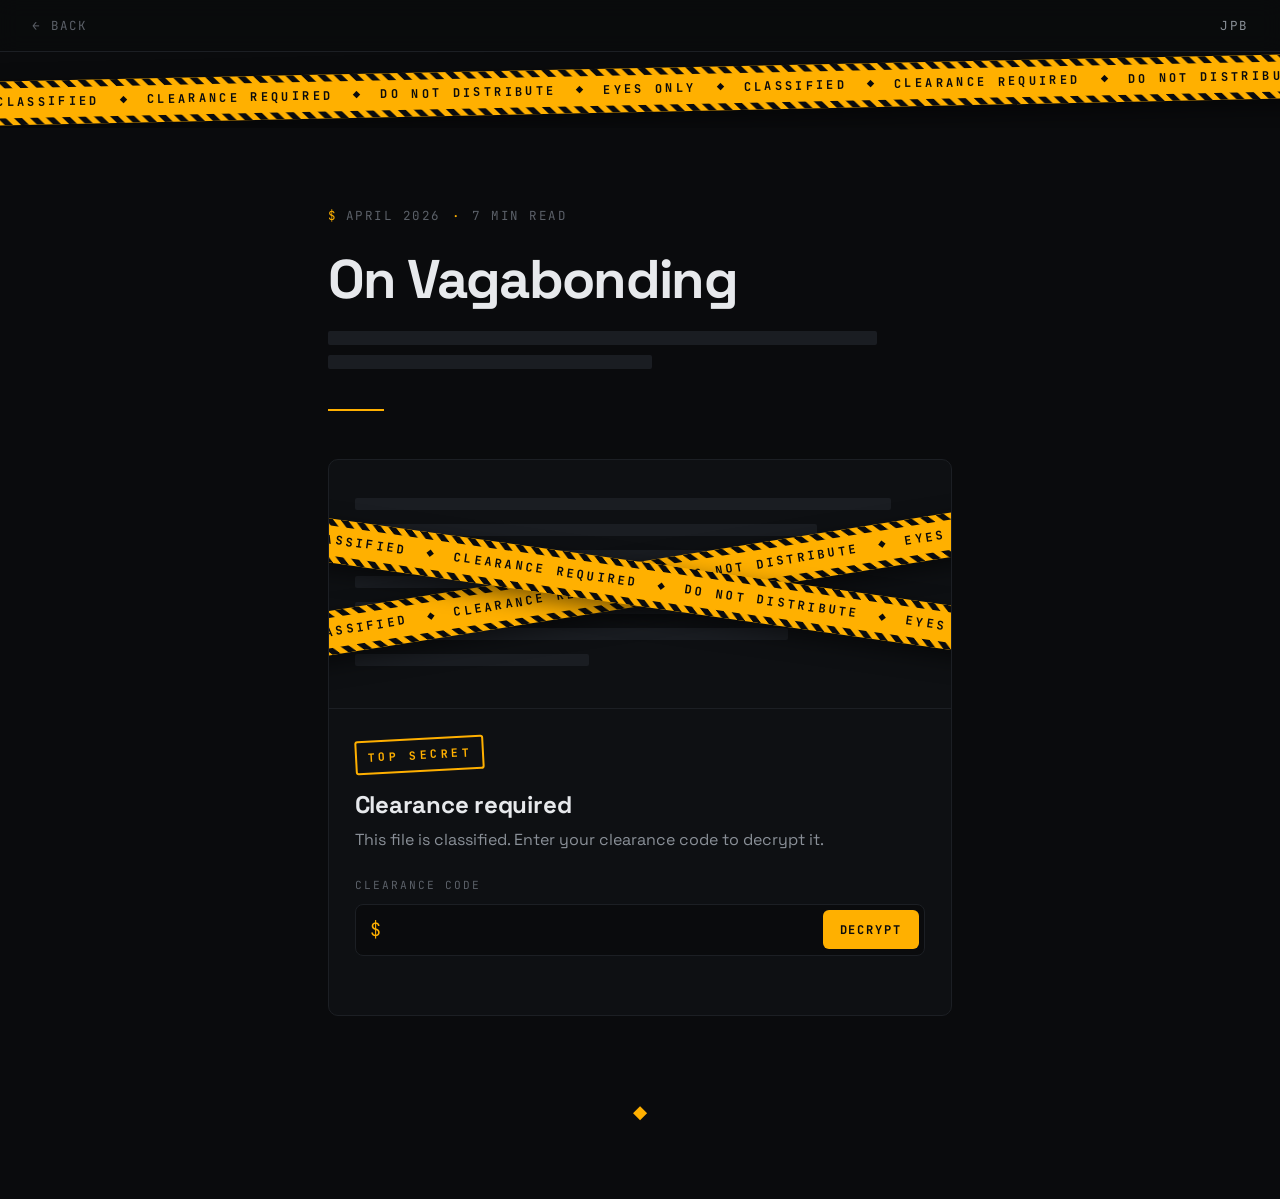
<file: posts/vagabonding.html>
<!DOCTYPE html>
<html lang="en">
<head>
  <meta charset="UTF-8">
  <meta name="viewport" content="width=device-width, initial-scale=1.0">
  <title>On Vagabonding &mdash; Laurence Tarquinio</title>
  <meta name="description" content="Classified. Clearance code required to read this file.">
  <meta name="theme-color" content="#0a0b0d">
  <link rel="preconnect" href="https://fonts.googleapis.com">
  <link rel="preconnect" href="https://fonts.gstatic.com" crossorigin>
  <link href="https://fonts.googleapis.com/css2?family=Space+Grotesk:wght@400;500;600;700&family=JetBrains+Mono:wght@400;500;700&display=swap" rel="stylesheet">
  <link rel="stylesheet" href="../styles.css">
  <link rel="stylesheet" href="../classified.css">
  <link rel="icon" href="data:image/svg+xml,<svg xmlns='http://www.w3.org/2000/svg' viewBox='0 0 100 100'><text y='.9em' font-size='90' fill='%23ffb000'>&#10070;</text></svg>">
</head>
<body>
  <nav class="post-nav">
    <a href="../index.html" class="post-back">&larr; Back</a>
    <a href="../index.html" class="nav-logo">JPB</a>
  </nav>
  <div class="tape-wrap" role="img" aria-label="Classified file"><div class="tape" aria-hidden="true"><div class="tape-track"><span>Classified</span><span>Clearance required</span><span>Do not distribute</span><span>Eyes only</span><span>Classified</span><span>Clearance required</span><span>Do not distribute</span><span>Eyes only</span><span>Classified</span><span>Clearance required</span><span>Do not distribute</span><span>Eyes only</span><span>Classified</span><span>Clearance required</span><span>Do not distribute</span><span>Eyes only</span><span>Classified</span><span>Clearance required</span><span>Do not distribute</span><span>Eyes only</span><span>Classified</span><span>Clearance required</span><span>Do not distribute</span><span>Eyes only</span><span>Classified</span><span>Clearance required</span><span>Do not distribute</span><span>Eyes only</span><span>Classified</span><span>Clearance required</span><span>Do not distribute</span><span>Eyes only</span></div></div></div>
  <article>
    <header class="post-header container">
      <div class="post-meta">
        <span>April 2026</span>
        <span>7 min read</span>
      </div>
      <h1 class="post-title">On Vagabonding</h1>
      <p class="post-subtitle redacted" aria-hidden="true"></p>
    </header>
    <div class="post-body container">
      <section class="dossier" id="dossier" aria-labelledby="dossier-title">
        <div class="dossier-sheet" aria-hidden="true">
          <i></i><i></i><i></i><i></i><i></i><i></i><i></i>
          <div class="tape tape-x1" aria-hidden="true"><div class="tape-track"><span>Classified</span><span>Clearance required</span><span>Do not distribute</span><span>Eyes only</span><span>Classified</span><span>Clearance required</span><span>Do not distribute</span><span>Eyes only</span><span>Classified</span><span>Clearance required</span><span>Do not distribute</span><span>Eyes only</span><span>Classified</span><span>Clearance required</span><span>Do not distribute</span><span>Eyes only</span><span>Classified</span><span>Clearance required</span><span>Do not distribute</span><span>Eyes only</span><span>Classified</span><span>Clearance required</span><span>Do not distribute</span><span>Eyes only</span><span>Classified</span><span>Clearance required</span><span>Do not distribute</span><span>Eyes only</span><span>Classified</span><span>Clearance required</span><span>Do not distribute</span><span>Eyes only</span></div></div>
          <div class="tape tape-x2" aria-hidden="true"><div class="tape-track"><span>Classified</span><span>Clearance required</span><span>Do not distribute</span><span>Eyes only</span><span>Classified</span><span>Clearance required</span><span>Do not distribute</span><span>Eyes only</span><span>Classified</span><span>Clearance required</span><span>Do not distribute</span><span>Eyes only</span><span>Classified</span><span>Clearance required</span><span>Do not distribute</span><span>Eyes only</span><span>Classified</span><span>Clearance required</span><span>Do not distribute</span><span>Eyes only</span><span>Classified</span><span>Clearance required</span><span>Do not distribute</span><span>Eyes only</span><span>Classified</span><span>Clearance required</span><span>Do not distribute</span><span>Eyes only</span><span>Classified</span><span>Clearance required</span><span>Do not distribute</span><span>Eyes only</span></div></div>
        </div>
        <div class="dossier-inner">
          <p class="dossier-stamp" aria-hidden="true">Top Secret</p>
          <h2 class="dossier-title" id="dossier-title">Clearance required</h2>
          <p class="dossier-copy">This file is classified. Enter your clearance code to decrypt it.</p>
          <form class="dossier-form" id="dossier-form" autocomplete="off">
            <label class="dossier-label" for="clearance">Clearance code</label>
            <div class="dossier-row">
              <span class="dossier-prompt" aria-hidden="true">$</span>
              <input id="clearance" name="clearance" type="password" autocomplete="off" autocapitalize="characters" autocorrect="off" spellcheck="false" required>
              <button type="submit">Decrypt</button>
            </div>
            <p class="dossier-status" id="dossier-status" role="status" aria-live="polite"></p>
          </form>
          <noscript><p class="dossier-status">JavaScript is required to decrypt this file.</p></noscript>
        </div>
      </section>
    </div>
    <div class="post-end-mark container">
      <span>&#9670;</span>
    </div>
  </article>
  <script type="application/json" id="classified-payload">{"v":1,"iter":310000,"salt":"vc5FDKqDhj1oTnlVUOM1VQ==","iv":"wQdoxsP+FMsgK9h/","ct":"PG5yICy7fzOUJ2ejbKAbSQh/+dWCYPZzY1K2AIaz4C1+e0RoNa9y+IASDTgAr6TfcjptdB1sVWrz9ez2n8o6kRrqVBCKl2CNvOsbKMKHFtHcU2x9/NcyzeQ22J1vusoK+CatEgI8QxmSvRyNAogpMFh0JGB4P1CivEeitrq7Vy6rMjDtS4lOP73FTuEVo8Xx5+fVjKsVaZA089hU2S0dSuNRESdvKx8/oELWROl25SJKJ/3spHv6F/qUMC9y/eD9JvTI9QGTMHZoqpsnR8cYb4tImoe9Ig6pU7xiP4UMBWzHz4qnLz2JudB6P47aLGvgxge8ZxGPohICV6frJEMV1A2i0EE/8MpaFFS2Is6GuQLAGCUDfnYSBbTSGOEa0cMIwwsBf9QvI8WNaIfzsh/sxGL12gNVlQ/yALswKaLVnSFaHpZiqLPH3pVrf5+RP9l0gvlFwFyB0LSHxL1mXFKV0KIbXpOXG5PHwSVlpNY0NTAqWH13sKdmKqPynasa5I/4PhrvUe36JgifKp04RNUkDZiGpQUb8sdNy1//5HclTPloeZaCHaZ/1ORvUf0mk/Vrs3fsJv920KlHvK5AV/FeWFgDyHMATYLn10SNicCqcFz3wJYV4OoR+sF1+ehPHnVEIMXdiGZZRKx0TVjiJXK/rsT2B65tTr3/[base64]/Nq0Ea1wz50jRxFjonqCXUzxtvnHdDtsEPd/1rM+A53oK54/RGuO2zcaht6PpI9VNPipiwRiLuyM6hnPWUE9S9DClMst5C0ET7x4b1s2t14rOXtigkkJJo115069SgWtgYCEG/Xvejr0kHazeXGxGj4CUMM5sgdXoihfRzOTpuwxT06vEb90Jr/iKEhP45snrgzn34UpjwvU4gEQ/WMhhQFTbe+S3JIdhU+qxViwCQ7rZr9kYsb1hy673mxbIkFNChy/q9jnp/p7xwI2K76zQc4kdZNqKpMNOzwxoL67BikFxeBjnEWjwS6wMtjpiCHralYQ6Sr2DCas+6DD6StnDxveQK674JdAgdIWJilYjf67cF5CqFFEaa4+b6QcZqsMGYNGVLaVFAwpFFumkPw5LrCwD+d9ARC6C2Di8NVCSNpmte+LT8VVb1scIts+elv/r5ZzzZn3lMMVVQhW2khQeY3H4I3jO+ibh7u2vHX3K3rDCTzRCEtt8DdGhIHlmqZuqWRX2zrWMg33YiGTMRt32JVZC1kfm8nN7K1T7YLNRRIyZFVr6OzDby5i/yOIrdzcEVHlkygl2Cjy2GVZbCMlqDwj4NOx7LfO3cYVVx2N6qTePR4lmcedL/WJfzHSEZAJlcLo5ylxiHEZrmNuI1LHL7pt922wHCKNXVBPtxfNILxxDC0ECfGCS5+a0OMLLzbHlFWbcZizmp1EhKRmwK/[base64]/9XGqrAiuYRdGZJHlQOyU8XjOJq7ftjo9IA7xxijCYZuvnc6O2p+OD6YnAxYihsfm8suUMjnr+jA6CT3lzVV8CtGcGJ/zFjhC04n9pxFMqqP4HF+0P0fRohBqr2GLGEgn/ksZmh6offSwUz0NMYoo6zb6/pU7xadrifKVUAxMBgvymUKPGSq/YLTJSkfYDsSWbqV+kWTbUpaprkmjToctguRnBKfuQeEKhPE+1wG+iGUjBpFV61/QK0d3WQSaxQe+rdWOEY9A98Hc4tgkl6GjV42C1eu2eJhvV1mpYQd6nzzKSdQh/wyxDkNujvy4wawIg+jUpoT22l4RTbTvxACNNZ3DKDjRTCfMeidKKmfLlsJxBfGKP4mgzvt1Vwv1Bn9WkFhTg6IQZT/8Q/EZDmsxM9daV9Wdmk44+CDi8JpgiT3VbKX0FLluJ6/8D8Vwbf5tHQAtjsZj1hu/SgJ1gLE0RgOsARxnga31CaqFX9Vt4arjOJdYSPg3XzPtM+FYXLrakJJLM/f0Eo6aovLJwfGPyQo1LhDE7HQnb0m5ovc8jQSvIfBh/ieNquPxjWJZsJAW2/D0DJEAaJvYo0dRM8ixSyH4q66LPL0a7WQEdN1VRqwI7zMyrwozbHnhq2GihYklsGT8yeme1/J0vfeSASWeR0OZMPmd9dX5TzLge7qNJK9U+KIOU0cWauYMP4VYUhafVbGrhe+APiVQn1UfkVAmOZyOupj6mlFqGe6z20wmViDYlZZJzDb6SKyEeC0Gi3+oRiZ6u8Xwvuei575Ntzb7yrQdbGrXMRxpwLJsKPn2mnJS2dd80kPhJRIz/[base64]/jo1260jI8+GupnBy7id06yNPfbuj22rPCJqUycuY0OpbiphE+yAHJEXMHzfktRFWOYnTvOpo/kWLTIC3RbEX5Nri+u8ykVb3MrtKQDi6eFpJWf59b9+6YRdyMmbRo+10eZC/FOb001E1v/mVv2NaqlM1X2jcNwo2r0GwZxQT1TqPZI+GSKhJvuJlTeI9ti+dINEGfEJZB6lDR0BgbiwpDWTgYbbzgGKjdzECM9iRgiWy+SwXaZBpod9bOWPLaXMVQwuFaJ0D29vW32j0lYVCqs6bE7MyEOID7PHTxaZe5FH/oO7REo5IkBSpLt5omCICqu0YoHvzeoVgfX8u7VPDfd4YLkE2vs7RDBebm37oJxcoXWpJejwbOWNp9qHoPyD6N6M1vlTgEvE0lBUhQ5HAHFqvIaYwKv2lgXZQl+jci1/2AbWjzGLHLl1eb5KeYo8UKdIkOh8gO9KuF6IHoAthonKqyAp+iOiVaDqqmcBgsHOyvKqeijghF2rgoV5e3oFNqwD4sZ7/Ay+g+0EgAoC7Scsp8hRqgIaKw0YrlR3awezN09pyTnMh+arVUI8P+D3Q0eHuKM0EMumrN8athVaoQtMT6KSxb913JojPaKLvOCNd0Y2x/QjzO3JPiz5DzoPynGvDJNm9F0NL4ijIwe1wAAHKdpxtH5JjaOQJMUaFje+bextMRBYN/oJ+NgpZnvJl9P2fZjH0ZUwzzHMWx/0M20liowmGTyp9qRddOdByY4zVksiB4pca9S+tD+Dg60GCdxoHcr1auFuQ1FLXe2Ok9UqD0/HklXXDOeV2hMKioKks0ue9Rp0xP+0ViwY5mVmGBVAD7nsRmxUGUDF0JN9me8n5B2AOyxf4ATAG4Ml8MdXSrADluQ8OEnjYOxROE62ix4SbIBXOX2U0+1z/mOB0cw0gm82hu1OTSmye03HVI03KpVIvblu9Q4Dzl1e1GWnOSMGqORbl1gqp8Lx1PWKArK3wedCqijKDu9KX0N+/dc45T9aEuDmlgjYxXCY6LrSLVdDhm+BP+6bAR+89YYjlgqQmOmty7dKcK1LIwKJ2j62zdWnvJbxe9ksBeKp8/YNj5BjRfpWFyeP9+aQMJZSlal5Tryq8hGI9wyB98ANQpxQ+Q1WXlRtyvSQBVkTn7PXqrY2fF55r5Y3FZS/bs42/X0EIx+DpFpq7N0tEtRZW5PZsfW3P9uHG9rd5YVhvDRBRbrLlwJCF3cr5tCyn6vg6rN/5s5KxUKXHVx11z+yg8fkpYy4dV20T//OeBco2oDXef2DwSam0RI1dfSbFIKjIgiKxgu4movPUG5bSRB3X/VUin+rcWlZro6ZyzG5hndZwQX8k2joibKRZpe4SGOG/PpCmT75tbd0RM5EBmqRnM7g1TER7fc3aWeQZhiK9X65TuY7lZjDfQvaZXfuTLa2jiYHIzOUc1rhlJyzp0wP44RIVN94ysLRFEUWmhYDACYTTWwafejym1MOEQns72B8lAqw2yjDgeo+4sPMB+L0JBdGIORLyuhUND12JymlmobVLgdT/wWWIsyKJ7Ufi+kD//jWhipkFu/6sWjC7ozAJArSEDw4f/hUdlsveNzOwgqNS2zCAkzHLDSRUG4IeoCFsz40wtrxkV9oz79SXFybS/cEjmX0Ew/3dB3ZpNBuwxihmv6U9U+arGpxlJ2oAVxXqIBXpGv9lQl1L5YYCP9kgN+vVcFTxNNR25KfI4qrKsPx94biMQ64Na/Q7DucQ8R3+aitJlIXq9Gc47bhmC9fQip7sRngBRqO3/C0Xj1t/EwWWgqPGGS9BWKeFuSFBg/joI0MHcnsyTf3oi2klyTNlbZ7krygmFObi/2iNtciEXmDq/TVVt79JeEDWQZf+bC/6z8mu8yI2sguDPIG9YpzE+qEm4RQruRMdHf6B9GaaBnrGJkR6UmcuF5s5AfRXwDryupy1gxK2b+WBtl9GdMHLBCiJR3DQCn08QXMBakQIJ7sV/nk2YJjdzy7qkOJIEeY25Od6YfDz1inwBoHzT2TPASxJKp/u4p4XOGEoCp/dVd+ErgAcPq3om+uScnUlLyiUGUBI+17bCuzYlayoQqZhXeovkrqfIeZ8A8Es40L01XxKG7IOXu1ciSby4VskjhwMhvp+crevFElXQA/mpRUPXRrUerqQX4LYDnonS6A/ezxMEMBCycugnhEhZtRoc/8KDVgWLvNmiSl4xAwvjuYGGZyXzq4pA2YCaDhvNO1QKtnfkAPMP8t3yWHy2X3hT/TCtZ/ta50AQZdT8+pk1Hm7fw00ZgdhB7LNzztiZ7cFSnfXI4HES49Tlh09f4Um6rLKMfAaWm/JFwhz4x2CD8g35C8LmAyZoyg9pmIIYLFAztqnsURPvlgrUR0IB2HK2CZD+BjI2MpzgKBpK42E3rE9hnQxukxLcrtLRXO/Cvt2NZWhxfxYcv6I6dA35E9F/OSzG9avfeMWam/tMlhUIL5Pkn3loMDkJp2UAwje5vRacqCTlqE15RGekFUaEXe/yb0J3v3bICiHUXAKORKbOUDrRB/P96EJR6SWCXSjrA+igwMWGi8MTqK1YqZk2N7fT+diB2a9V/CzxxkqQsbUtp2B5cdN+niIDsRb5/PUR/ql0o/cpH6bogA1kp7OVVHALPgrdCCOtMjq0x8sjTqjwHm3hsaWp6m2OfgvpmAiOO2I3PCfYpSFG3cFXPhO8HjkV2KcGmlxjUrmBmyXtjXh3Ahimh5kxBif2F1vzVxMGU4ogBP5/Ff8FgS4vqBEze+U8Pd49b0nmsmVuh+iUMIk+FH6u80xCileoEWc+lveRZNcTvKxDV9aMrSnSaEUKtL1PQOMcwhzITsmsTRBxG1dZGhOtGtAERBBYrnCU0nSWXKwwOBT2uc4hyHVq3dqR6dstj3UrgpDSMXhU+qJ/tIgpPxSLQL88hIWOM5FKtW+jMoiO+xetVaujefkwY4jLYQaskiS9UAy9gWg+SjhgrDY67V3VP2FyOyb/8HSXWLGgVfEQ4bAznDK3i4LoT02BkY4rvZAC47i77vkW1Amt3a7tlxAesbr1Pt3QkivlNnDMpJrLvJJ+BubEYmq+ra2YH53eymmWRqWr3lWArzFiVuLBbwMV1GGu/wiKadLzNqGzPM5VFygjVmFPrajqHf9x7w59edHcl/qWP0pzs2o4MTLqE1ya8irZ+PIPQmqepcFW28XMwYzqzbxFHacSTQzatVf/iRtMoFdYK+4Gv+FLp+u64oe59k0ht8SHYkGjY1sIA7DYoWnTRjuBqyS0JhMGiwUcHGoTRMXdCKFLaGT+SH/L1cGxVgmS1Gbx5nYMsCtVnggYRZRCaoqpiRIsSZQt4ofW3bIax8Ydf5HW7k9BkNngmAYfZLP6+Wn+bIpoIhBMCfxfQJhmlEMsabH5/DBqZidSBt25EyfkEpckVfsEw3jt1gWLG3bDamDOr63wHmpd86C49oWbyWfOFzT/wtirclOxZCWhPdSDbZGeOxHgBQpG+4k2NErmJvIGrepu3nRjKdfQTkZ9aKpMmSLb9n1Q5HGqNogMMbF5cspW1Zifjlu4hj8bym+/lmgXeSfT/mGZQO8BEEDzMhXRx5dDSlpwkHKvvjAqK9VRbuLfHI15CfuAoXpuuyvlkPF8fPrd6kIvaRswhQyjVDL9lqZnvhvGtKB+a8kIJ2JLTy2iMhSDX1oXp0nqwIejnp7DavayXZZ88BM18BI9NFkuI1obUS41xQbuggPeKqRxrqLJTp+M5GMW5CAjT8yroYLRqMmzSf5vJ0rj/aIqXsMg4UTwaj5na/r9jQyE7SYXGJ2yYn3qCnREI1pWEoFNj+Pb/hp9BKD4lahWfmohAfB23KdMNtrYGwYZmXE/g5Tpn/1Y2qC3eiJQDm0mx9CkQJHR9e4tBxLkPcuAakbHIduc/[base64]/5Oauzj172NaJyJnTyMAAogO/K4KTWGisqF19Y5405yZik6T2elnEbedVzF5jtDNGTsL3sFCnSAfZPQajvYkGfryo7KlHap6blhjhRFLOD+0gXrzVtwRlXqvPkaUVu4xyNWVXE0wY3PW4etaUgWfZrK3A/QeKvDJQQ73Vj5XMlWAPY/aBt98wKMRQLAZF91+UoDyktiqyw+sJVfCbhVfpBqljK8+g6iSRWbZig6e5hDL9JtwAmTUkCslc7wXwL+ChGOG0g3RH3bjsNjkkAwejysv3TGmp65Th7XAN+cgH9NY/ozbaywkUUVsW+BkAfNwUekTfb7LUqi7bqkZ8+1UjOcOyvUa24Z6aetePKk98GSSLKqTwsbvw1pwYbF7G8CZFzMHilVifHasalLuf1mz37iOx71AsRK1ikDCNSCSoqoPk/YC+z/sTslIxvVOFlHHAh6BnYXXMeXXwF7eOZSDJbQdASM1ldi2oZsB9vPOXMFj2ZRAs0/zSrxNUIIGQuXp8kMkRHQc+XQqsASAeBcM/JTLVT+3PQVjARrLpT1hukvWaCazAo9gban+ouMnPxFYcdnPAWHKPOd/+HtMIW3TC33Kk5H0lkWLucNMPPAOmS425K64oVt7WUnR7PxVT0zVgmEmQjwgSov57VpjJKvQ+n6qvJg3N4jna986iRJ84QlVewTUuNvNVDnIDjCHp4+z3YWH9ykA02mKVJzIS2esdZAsat6xP98ng/RkZn2VnNPPdUfmsE9inbJzRkPylwO9NXB+SwAXc8/iDaVIUdgvX2YQNCx9pJMsHHcCFM06DKTrIFIOkGbRuQg+Bzcd9LLaKzmv5QjYq24mSqkOZaypCqPy5O4xAD0CsL/JRg4jBZZDcHgsdCf22Jx7Au+0r+XUoQqBGtfBDEvkwGFhmttmpeU+XlbLHWzN9gQnwwkx2Ckfauw4rkzSidBFqNvyGyudtSEj7vlbgWMr6pm62+sLJwk7NBhulhmNWm1/L6x0AJYO9RK25x2BK7wnxz594igJ/FEUGlrAZ5QEiyvW4uyBtxhwM5NEvHHRl/i9hxrrIfaoYrEH6P1Kmv1QLO58IvzQggl4pVTlZP9nRtLtQqkQyXuWaUMy55GtUogO/[base64]/R8EbMW0ZJKnmnySa0K+/P7TfkaU7igF/2LMZ5y8NzJVSDxXvkCj5ErddaKCLH8/Wk3Q6WRQbFTvRXgl+ahG3KU/3P0527DRAYy9z3AbSDg6GWqCnc6srmzwPNvmysOMADOjJ8Vf7U0HMsBAP1Xrd1IhQugP0naHAy6P/CPb4Rl5x/YxY1KP37GwC0ol3diYJeoMSGRL/kadzm93OyNB/JylIw/rUtyauu3xTZciJd454r/LpkSHEVhSORNXZDtTkS9ugs59Uu/dDtwijr5dTNgXatWUNyVbhuZNIUnnLMHiWy5xveY5Yh+HmUAo+T9t7nf6kIrhHVZerBSZQ1wwKWd0aTjx56n0a/VXZ+Qqsm8RzCj/hdf8sB2PEJolnXwG0as3I5Ft4shWj0ygdpyUPJjpyxunzM0TU7Ss81jEvoeE2q4W+HHSTlK/cJFPqXQZZhL9OZ7k/tigf8XuNdA4z4Yi6pXszXPVsUnl3iZ3WfQeGRmSuo02gNbL9HInFr0wmuqw/dacaq7HrknliMEscx41dh6/+n9Wj0GjoSIw9hzHfNf0Feoa2CPgiOxjgItm35vmJYxWZcmnDdjzLnzrV1lk2FbQIJP3eipu49bxpiKuYxcrSlPozd9BKcVPLys14iwR6F1Plyxwu7qaw8tMCY3wGMQBXTQgJfu0p6jif7pnVqRhBpGtotrDIN3w0M/ueEw7eS24jtb5nTu6wYQ8zj96TDkieBdOGP/eCzt/HQhrV62H3RCKkE1tQDfFij4T4+hIGtGVMOetjdR3AoktIFMnEtqQt0/BpuxGbdFt2hZUkVmsGUZX1HxzWvkvbDGYWYxfuLFYX8RQZtpGr36rCQlhEoUhP4E9RSakW6Snt5V7qT8MafCLzZLNc3H9s5dbBpaX7wIkBLv9073DBU/xKeDiE/rmtrTnvuUv64rhu1MEfQe/heYgg9uWKP23f8TI2M254t3CudiZ3D69GzySUeIRnYWtvRYkfYz0OHLBdr6NnvMiGeaCbV2HOiCPfjmoq0MGXSWgZLMWVnEFpbRPMwVgI2Qte3KLnA44BVbT/q/3m1IDOiNqybQM0WsHWRiOfWkJ5FOtKSLzcVGeJzNoxppqdmh5w46Hl3y3EWaP8YHitqfNmgN3rZE6rV/bmSfyDmXqPBYfd0PELM8j7pM2BHyWpI4ZMug560/oswYe6/eLHrmjnemF5XRHH4vAPYi2RCdjjRr/+Ttdn/z9dBf1Upv6tH4OGe0mqHx0nJFi3qV2RwYw2YfP0A8Ffmz1amKPU95R2/BlY0p6buiQlPeSosWhx6NKfugQfc0KK81nTrBMQeafseIAZpxeQh7Q1MkssZTBCPprU4EmmFzNNSKZZGNgaZXMRubJ2T+tL4GFT40cnyNI+RcS5E6DTI65SFHqVHgbfJ3MbyUFyjOKQV2GMyCIeQooqQQ6DWJh/H3M3+1cifeNUQP685n+w6I5Etm1xcmPf8knO0MrHf5UoMecDMW/rhuK3VuJrki4VFU0OLpkph21PQCrde2znidhzcDBbI6IzOjf4fs2+h5bv1t7P+Q4fGqshSq6x1nOWwhke6oqygO210y3TkitSvnM8hznsRqvSTR0HDKuid5OBZZQEnNIvvjhfJr13ZyJeTfCNvXk6nlHtaTQKRG/nBasC7wx+1ie9zUL/uuhhxtu2Pc/xWVfGb2vTohGzhdRu7xKLNptatPceV9thl19yV/RJRajL3fMsBFjeQc7TMElNsHo3jgqdDHYQ9S1aQ7gU/q7KkE04ICEVYTpDu4afLLDvKQ2qpkHxS6mKCBHv7Zldh5vCqJ/JwUmDAhC+TEj//b+1pzpo2ZZ3HjDsc2DuvoYMWNVZ23yJ4AkdV19JPkJq5gIhqtn+WykYd4S+ahpyi+K5kF1wX5pEYhpOCZzrsRknddQSAL1lyiKcBGfqmBeXVH9C1z4gyYFZy8vPGKH85kjEA8Cbt7CAjyupkI92xf7wWGOdPNoiO6supPfIqSMRv+UxFI7ppABXLEtiOaWr/ozS5a03N3GzaJForVueJImDYJ06zjrV2g4/GB6bJDkutVh9ndm8X9uwToQuM4towIFSr7QAlIFFcMI2bvKSfR9MrUh1++VZkfQU00DvGAn0wPY9YJzooMN+RjDXz/4lWWc0VR5YN5BlYZ+n5OSjYTNL/Fyd0DVt1wEgKIEPxOPB9vOijK27Gc0XBL8FS/ZUw2SyHY19ffzix9WPv+d96W0xi9brhj1NcNzATH4Vpy6bmCTLk+q/yirVR3lUw2ybT8DMqPw8gzXoN7xmzCaRZDZ/m2F1UJZeZUxUqmni9NTFEkrZjhL0wPpfdCSMH6J2kr+JIA0BWnmMFMpqD0/SPrTFe7IAaFyZdSI/sPUDDo2y6cdEXqVd1auQ/C3rJhUGtr/Ri+mSJrIAMfUAXTyMcMZiK1FsxJsp3+B4lui40fWhsBsarHv9OjN+qx/ofZWuGkXVFma+yqHU0qViiUfFTdE3gSAQUy8KUyfSt51mSXSWku1v9yPigQ+ySK0kEw1VUnzVQT/n//Wbc9Y/7aCZ6qAPZp1wS4Gck16gGdT6ZPoO88lJMkOwqG9RZCfijdviE8WKJ/hNeSR0CVU4Yy9MKKSd/"}</script>
  <script src="../classified.js"></script>
  <script src="../script.js"></script>
</body>
</html>
</file>
<file: classified.css>
/* ============================================================
   Classified: caution tape and the clearance dossier.
   Shared by the homepage and every essay page; relies on the
   --amber / --panel / --mono tokens both pages define.
   ============================================================ */

/* ------------------------------------------------------------
   Caution tape
   ------------------------------------------------------------ */

.tape-wrap {
  position: relative;
  overflow: hidden;
  padding: 16px 0;
  pointer-events: none;
}

.tape {
  position: relative;
  overflow: hidden;
  margin: 0 -4%;
  padding: 14px 0;
  transform: rotate(-1.2deg);
  background: var(--amber);
  color: #0a0b0d;
  box-shadow: 0 8px 22px rgba(0, 0, 0, 0.5);
}

/* Hazard stripes along both edges, crawling sideways */
.tape::before,
.tape::after {
  content: '';
  position: absolute;
  left: 0;
  right: 0;
  height: 7px;
  background-image: linear-gradient(45deg, #0a0b0d 25%, transparent 25%, transparent 50%, #0a0b0d 50%, #0a0b0d 75%, transparent 75%, transparent);
  background-size: 16px 16px;
  animation: tape-stripes 0.9s linear infinite;
}

.tape::before { top: 0; }
.tape::after { bottom: 0; }

.tape-track {
  display: flex;
  width: max-content;
  font-family: var(--mono);
  font-size: 12px;
  font-weight: 700;
  line-height: 1.3;
  letter-spacing: 0.28em;
  text-transform: uppercase;
  animation: tape-scroll 48s linear infinite;
}

.tape-track span {
  white-space: nowrap;
}

.tape-track span::before {
  content: '\25C6';
  margin: 0 20px;
  letter-spacing: 0;
}

@keyframes tape-scroll { to { transform: translateX(-50%); } }
@keyframes tape-stripes { to { background-position: 16px 0; } }

/* Homepage: the tape runs edge to edge across the writing section */
.tape-wrap.tape-section {
  margin: 22px -32px 4px;
}

/* ------------------------------------------------------------
   Dossier: the locked state of an essay
   ------------------------------------------------------------ */

.dossier {
  position: relative;
  overflow: hidden;
  margin: 0.4rem 0 2rem;
  background: var(--panel);
  border: 1px solid var(--line);
  border-radius: 10px;
  transition: opacity 0.35s ease 0.3s;
}

/* A redacted page with two strips of tape across it */
.dossier-sheet {
  position: relative;
  display: grid;
  gap: 14px;
  padding: 2.4rem 1.6rem 2.6rem;
  border-bottom: 1px solid var(--line);
}

.dossier-sheet i {
  display: block;
  height: 12px;
  border-radius: 2px;
  background: #1a1d22;
}

.dossier-sheet i:nth-child(1) { width: 94%; }
.dossier-sheet i:nth-child(2) { width: 81%; }
.dossier-sheet i:nth-child(3) { width: 88%; }
.dossier-sheet i:nth-child(4) { width: 62%; }
.dossier-sheet i:nth-child(5) { width: 90%; }
.dossier-sheet i:nth-child(6) { width: 76%; }
.dossier-sheet i:nth-child(7) { width: 41%; }

.dossier .tape {
  position: absolute;
  top: calc(50% - 22px);
  left: -12%;
  right: -12%;
  margin: 0;
  transition: transform 0.55s cubic-bezier(0.6, 0, 0.4, 1), opacity 0.55s ease;
}

.dossier .tape-x1 { transform: rotate(-9deg); }
.dossier .tape-x2 { transform: rotate(8deg); }
.dossier .tape-x2 .tape-track { animation-direction: reverse; }

.dossier-inner {
  padding: 1.7rem 1.6rem 1.8rem;
}

.post-body .dossier-stamp {
  display: inline-block;
  margin: 0 0 1.1rem;
  padding: 0.3rem 0.65rem;
  border: 2px solid var(--amber);
  border-radius: 3px;
  transform: rotate(-3deg);
  font-family: var(--mono);
  font-size: 0.72rem;
  font-weight: 700;
  letter-spacing: 0.3em;
  text-transform: uppercase;
  color: var(--amber);
}

/* Undo the essay h2 treatment (rule above, wide margins) */
.post-body .dossier-title {
  margin: 0 0 0.45rem;
  font-family: var(--sans);
  font-size: 1.5rem;
  font-weight: 700;
  letter-spacing: -0.01em;
  color: var(--text);
}

.post-body .dossier-title::before {
  display: none;
}

.post-body .dossier-copy {
  margin: 0 0 1.4rem;
  font-size: 1rem;
  line-height: 1.6;
  color: var(--muted);
}

.dossier-label {
  display: block;
  margin-bottom: 0.5rem;
  font-family: var(--mono);
  font-size: 0.7rem;
  letter-spacing: 0.18em;
  text-transform: uppercase;
  color: var(--dim);
}

.dossier-row {
  display: flex;
  align-items: center;
  gap: 0.6rem;
  padding: 0.35rem 0.35rem 0.35rem 0.9rem;
  background: var(--bg);
  border: 1px solid var(--line);
  border-radius: 8px;
  transition: border-color 0.15s ease;
}

.dossier-row:focus-within {
  border-color: var(--amber);
}

.dossier-prompt {
  font-family: var(--mono);
  color: var(--amber);
}

.dossier-row input {
  flex: 1;
  min-width: 0;
  padding: 0.55rem 0;
  background: transparent;
  border: 0;
  outline: 0;
  color: var(--text);
  font-family: var(--mono);
  font-size: 1rem;
  letter-spacing: 0.2em;
}

.dossier-row button {
  padding: 0.72rem 1.05rem;
  background: var(--amber);
  border: 0;
  border-radius: 6px;
  color: #0a0b0d;
  font-family: var(--mono);
  font-size: 0.75rem;
  font-weight: 700;
  letter-spacing: 0.16em;
  text-transform: uppercase;
  cursor: pointer;
  transition: filter 0.15s ease;
}

.dossier-row button:hover { filter: brightness(1.12); }
.dossier-row button:disabled { opacity: 0.6; cursor: progress; }
.dossier-row button:focus-visible { outline: 2px solid var(--text); outline-offset: 2px; }

.post-body .dossier-status {
  min-height: 1.4em;
  margin: 0.8rem 0 0;
  font-family: var(--mono);
  font-size: 0.78rem;
  letter-spacing: 0.08em;
  color: var(--muted);
}

.dossier.denied .dossier-status { color: var(--amber); }
.dossier.granted .dossier-status { color: var(--green); }

.dossier.denied .dossier-row {
  border-color: var(--amber);
  animation: dossier-shake 0.4s ease;
}

@keyframes dossier-shake {
  20%, 60% { transform: translateX(-6px); }
  40%, 80% { transform: translateX(6px); }
}

/* Access granted: the tape tears away, the dossier fades */
.dossier.unsealing .tape-x1 { transform: translateX(-130%) rotate(-9deg); opacity: 0; }
.dossier.unsealing .tape-x2 { transform: translateX(130%) rotate(8deg); opacity: 0; }
.dossier.unsealing { opacity: 0; }

/* Returning reader: hide the form while the saved code is checked */
.dossier.checking .dossier-form { visibility: hidden; }

/* Redacted subtitle while locked */
.post-subtitle.redacted {
  display: grid;
  gap: 10px;
  margin-top: 1.4rem;
}

.post-subtitle.redacted::before,
.post-subtitle.redacted::after {
  content: '';
  display: block;
  height: 14px;
  border-radius: 2px;
  background: #1a1d22;
}

.post-subtitle.redacted::before { width: 88%; }
.post-subtitle.redacted::after { width: 52%; }

.post-body.declassified {
  animation: declassify 0.5s ease-out both;
}

@keyframes declassify {
  from { opacity: 0; transform: translateY(8px); }
  to { opacity: 1; transform: none; }
}

/* ------------------------------------------------------------
   Smaller screens and reduced motion
   ------------------------------------------------------------ */

@media (max-width: 720px) {
  .tape { padding: 12px 0; }
  .tape-track { font-size: 11px; letter-spacing: 0.22em; }
  .tape-wrap.tape-section { margin: 18px -18px 4px; }
  .dossier-sheet { padding: 2rem 1.2rem 2.2rem; }
  .dossier-inner { padding: 1.5rem 1.2rem 1.6rem; }
}

@media (prefers-reduced-motion: reduce) {
  .tape-track,
  .tape::before,
  .tape::after,
  .dossier.denied .dossier-row,
  .post-body.declassified {
    animation: none;
  }

  .dossier,
  .dossier .tape {
    transition: none;
  }
}
</file>
<file: styles.css>
/* ============================================================
   Laurence Tarquinio — Essay pages
   Dark terminal aesthetic, matched to the homepage.
   Space Grotesk + JetBrains Mono, amber & green on near-black.
   ============================================================ */

:root {
  --bg: #0a0b0d;
  --panel: #0e1013;
  --line: #1c1f24;
  --text: #e7e9ec;
  --read: #c3c7cd;
  --muted: #8a9098;
  --dim: #5b6068;
  --amber: #ffb000;
  --green: #4ade80;
  --mono: 'JetBrains Mono', ui-monospace, 'SF Mono', Menlo, monospace;
  --sans: 'Space Grotesk', system-ui, sans-serif;
  --measure: 42rem;
}

*, *::before, *::after {
  margin: 0;
  padding: 0;
  box-sizing: border-box;
}

html {
  background: var(--bg);
  scroll-behavior: smooth;
  -webkit-text-size-adjust: 100%;
}

body {
  font-family: var(--sans);
  font-size: 1.0625rem;
  line-height: 1.7;
  color: var(--text);
  background: var(--bg);
  -webkit-font-smoothing: antialiased;
  text-rendering: optimizeLegibility;
}

::selection {
  background: var(--amber);
  color: #0a0b0d;
}

a {
  color: inherit;
  text-decoration: none;
}

a:focus-visible {
  outline: 2px solid var(--amber);
  outline-offset: 3px;
}

.container {
  max-width: 64rem;
  margin: 0 auto;
  padding: 0 1.5rem;
}

/* ------------------------------------------------------------
   Top nav — mirrors the homepage topbar
   ------------------------------------------------------------ */

.post-nav {
  position: sticky;
  top: 0;
  z-index: 20;
  display: flex;
  justify-content: space-between;
  align-items: center;
  padding: 15px 32px;
  border-bottom: 1px solid var(--line);
  background: rgba(10, 11, 13, 0.82);
  backdrop-filter: blur(10px);
  -webkit-backdrop-filter: blur(10px);
}

.post-back {
  font-family: var(--mono);
  font-size: 12.5px;
  letter-spacing: 0.1em;
  text-transform: uppercase;
  color: var(--dim);
  transition: color 0.15s ease;
}

.post-back:hover {
  color: var(--amber);
}

.post-nav .nav-logo {
  font-family: var(--mono);
  font-size: 12.5px;
  letter-spacing: 0.1em;
  color: var(--muted);
  transition: color 0.15s ease;
}

.post-nav .nav-logo:hover {
  color: var(--amber);
}

/* ------------------------------------------------------------
   Essay header
   ------------------------------------------------------------ */

.post-header {
  max-width: var(--measure);
  margin: 0 auto;
  padding: clamp(3rem, 6vw, 5rem) 1.5rem 0;
}

.post-meta {
  display: flex;
  font-family: var(--mono);
  font-size: 12.5px;
  letter-spacing: 0.12em;
  text-transform: uppercase;
  color: var(--dim);
  margin-bottom: 1.6rem;
}

.post-meta::before {
  content: '$ ';
  color: var(--amber);
  margin-right: 0.5rem;
}

.post-meta span + span::before {
  content: '·';
  margin: 0 0.7rem;
  color: var(--amber);
}

.post-title {
  font-family: var(--sans);
  font-size: clamp(2.2rem, 5.5vw, 3.4rem);
  font-weight: 700;
  letter-spacing: -0.03em;
  line-height: 1.05;
  color: var(--text);
}

.post-subtitle {
  font-family: var(--mono);
  font-size: 1.02rem;
  line-height: 1.5;
  color: var(--muted);
  margin-top: 1.2rem;
}

.post-header::after {
  content: '';
  display: block;
  width: 3.5rem;
  border-top: 2px solid var(--amber);
  margin: 2.5rem 0 0;
}

/* ------------------------------------------------------------
   Essay body
   ------------------------------------------------------------ */

.post-body {
  max-width: var(--measure);
  margin: 0 auto;
  padding: 2.6rem 1.5rem 1rem;
  font-size: 1.15rem;
  line-height: 1.8;
  color: var(--read);
}

.post-body p {
  margin-bottom: 1.55rem;
}

/* Drop cap on the opening paragraph */
.post-body > p:first-child::first-letter {
  font-family: var(--sans);
  font-weight: 700;
  font-size: 3.2em;
  float: left;
  line-height: 0.78;
  padding: 0.06em 0.14em 0 0;
  color: var(--amber);
}

.post-body h2 {
  font-family: var(--sans);
  font-size: 1.55rem;
  font-weight: 600;
  line-height: 1.25;
  color: var(--text);
  margin: 3.1rem 0 1.2rem;
}

.post-body h2::before {
  content: '';
  display: block;
  width: 2.2rem;
  border-top: 2px solid var(--amber);
  margin-bottom: 1rem;
}

.post-body h3 {
  font-family: var(--mono);
  font-size: 0.82rem;
  font-weight: 500;
  letter-spacing: 0.16em;
  text-transform: uppercase;
  color: var(--amber);
  margin: 2.4rem 0 1rem;
}

.post-body a {
  color: var(--amber);
  text-decoration: underline;
  text-decoration-thickness: 1px;
  text-underline-offset: 3px;
  transition: color 0.15s ease;
}

.post-body a:hover {
  color: var(--green);
}

.post-body strong {
  color: var(--text);
  font-weight: 600;
}

.post-body ul,
.post-body ol {
  margin: 0 0 1.55rem 1.4rem;
}

.post-body li {
  margin-bottom: 0.5rem;
}

/* Pull quote — a terminal-style callout panel */
.post-body blockquote {
  margin: 2.7rem 0;
  padding: 1.5rem 1.6rem;
  background: var(--panel);
  border: 1px solid var(--line);
  border-left: 2px solid var(--amber);
  border-radius: 8px;
  font-size: 1.22rem;
  line-height: 1.6;
  color: var(--text);
}

.post-body blockquote::before {
  content: '\201C';
  display: block;
  font-family: var(--sans);
  font-weight: 700;
  font-size: 2.2rem;
  line-height: 1;
  color: var(--amber);
  margin-bottom: 0.4rem;
}

.post-body blockquote p {
  margin: 0;
  font-size: inherit;
}

.post-end-mark {
  text-align: center;
  padding: 2rem 0 4.5rem;
  color: var(--amber);
  font-size: 1.15rem;
}

/* Reading progress hairline (injected by script.js) */
#reading-progress {
  position: fixed;
  top: 0;
  left: 0;
  width: 100%;
  height: 2px;
  background: var(--amber);
  transform: scaleX(0);
  transform-origin: 0 0;
  z-index: 1000;
}

/* ------------------------------------------------------------
   Smaller screens
   ------------------------------------------------------------ */

@media (max-width: 720px) {
  .post-nav {
    padding: 13px 18px;
  }

  .post-header,
  .post-body {
    padding-left: 1.25rem;
    padding-right: 1.25rem;
  }
}

@media (max-width: 620px) {
  .post-body {
    font-size: 1.07rem;
  }

  .post-body > p:first-child::first-letter {
    font-size: 2.9em;
  }

  .post-body blockquote {
    font-size: 1.12rem;
    padding: 1.3rem 1.3rem;
  }
}
</file>
